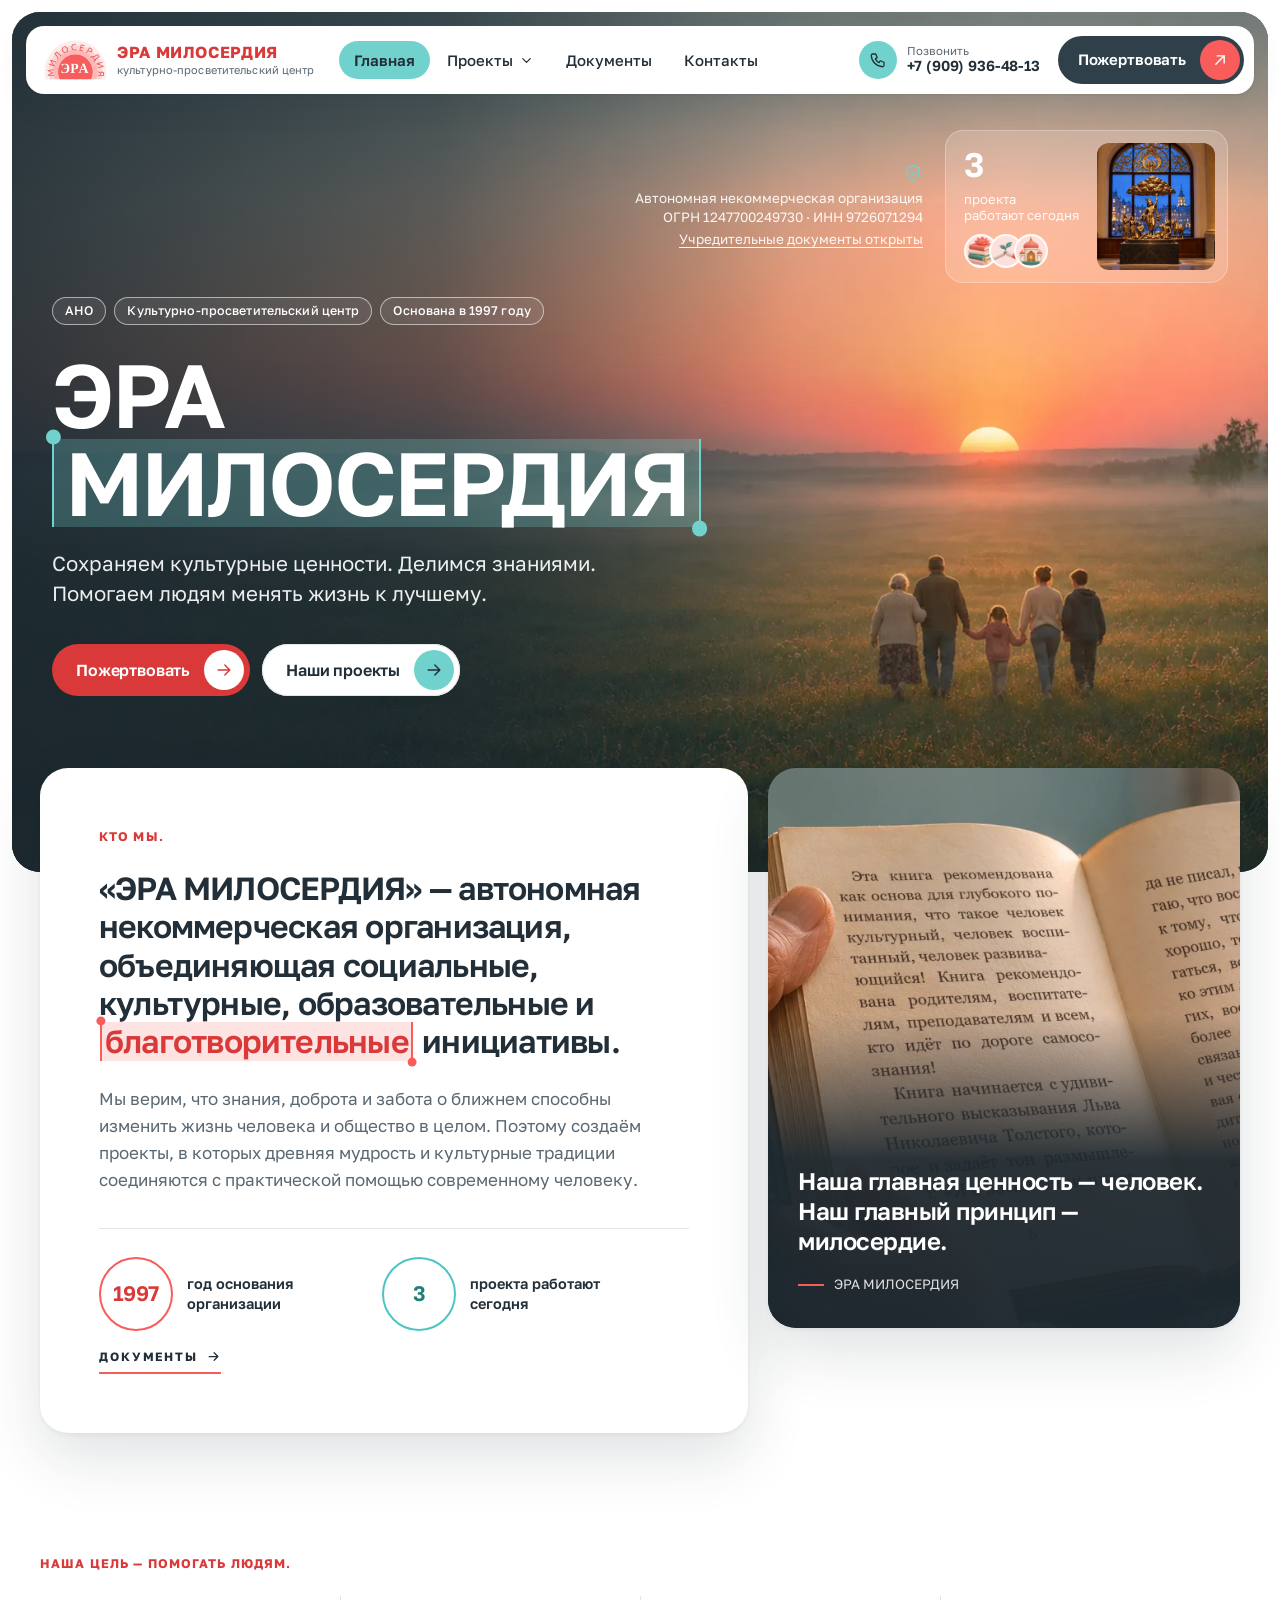
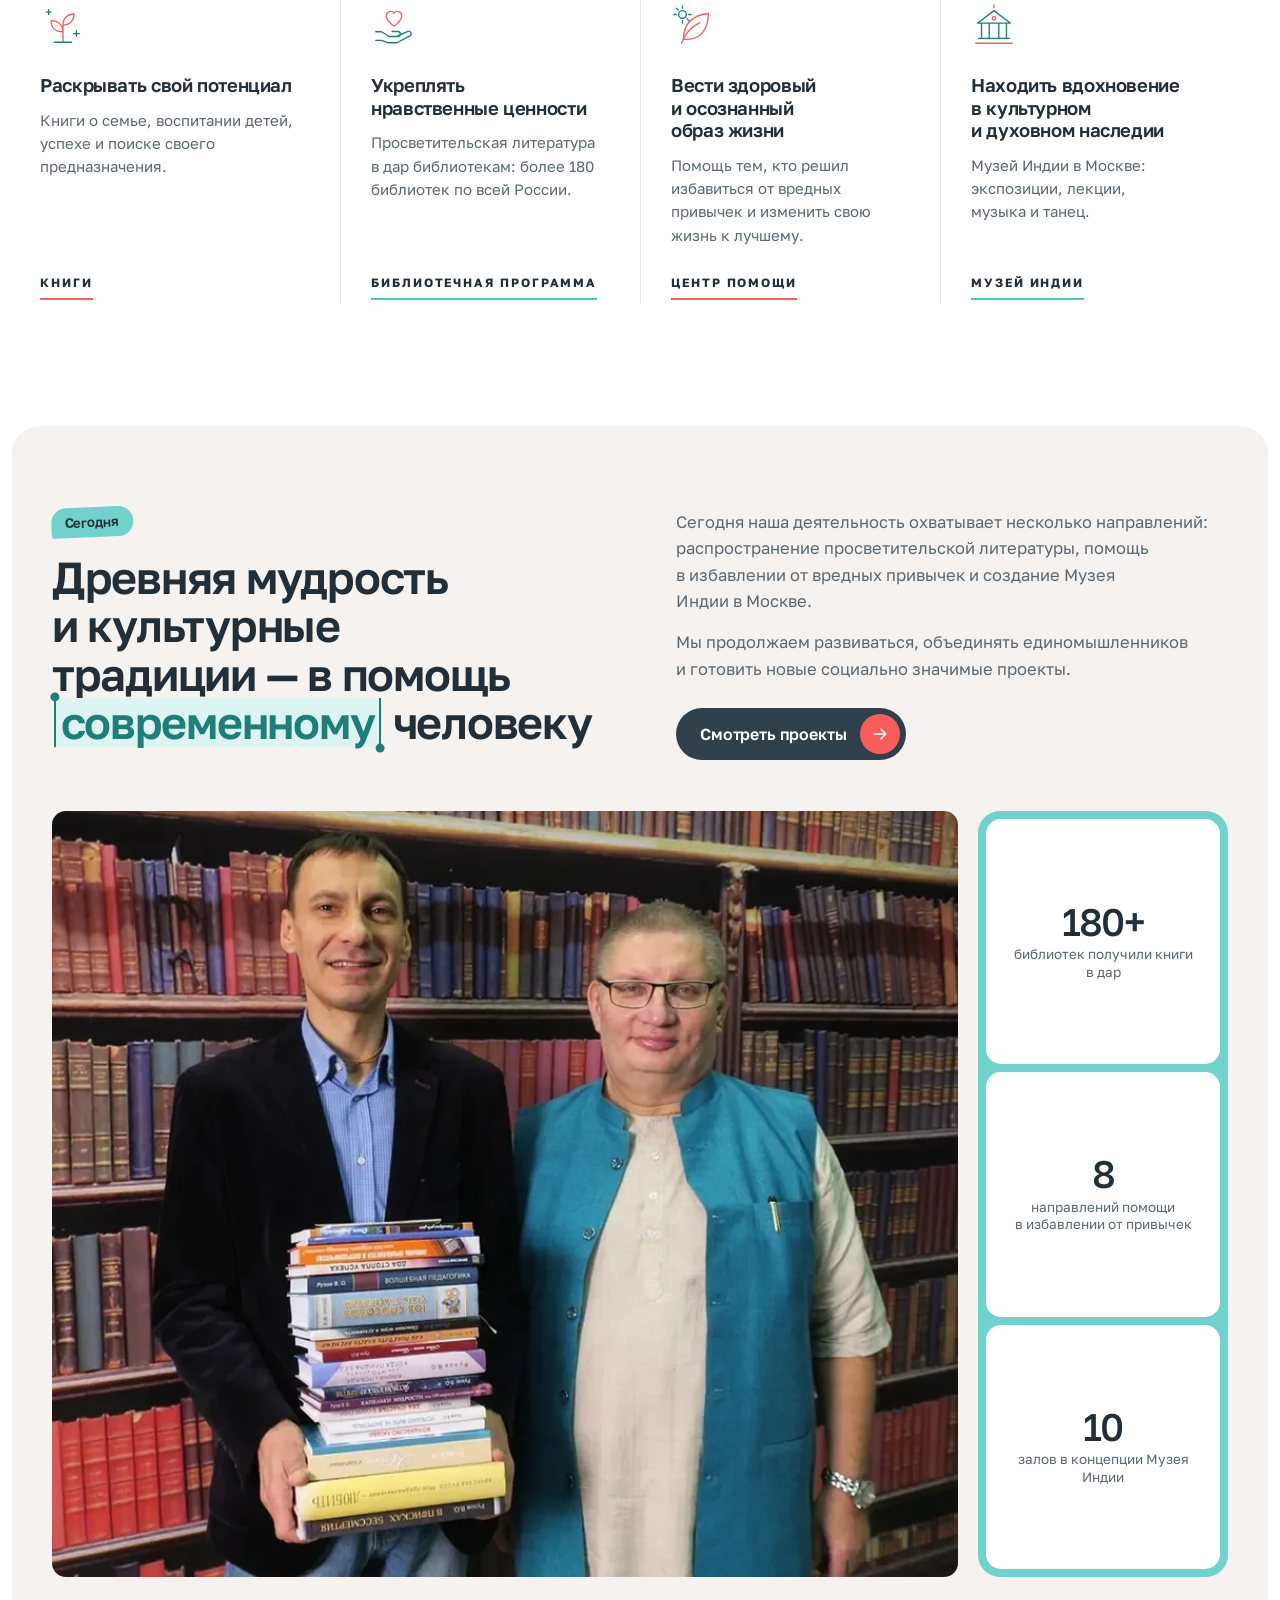
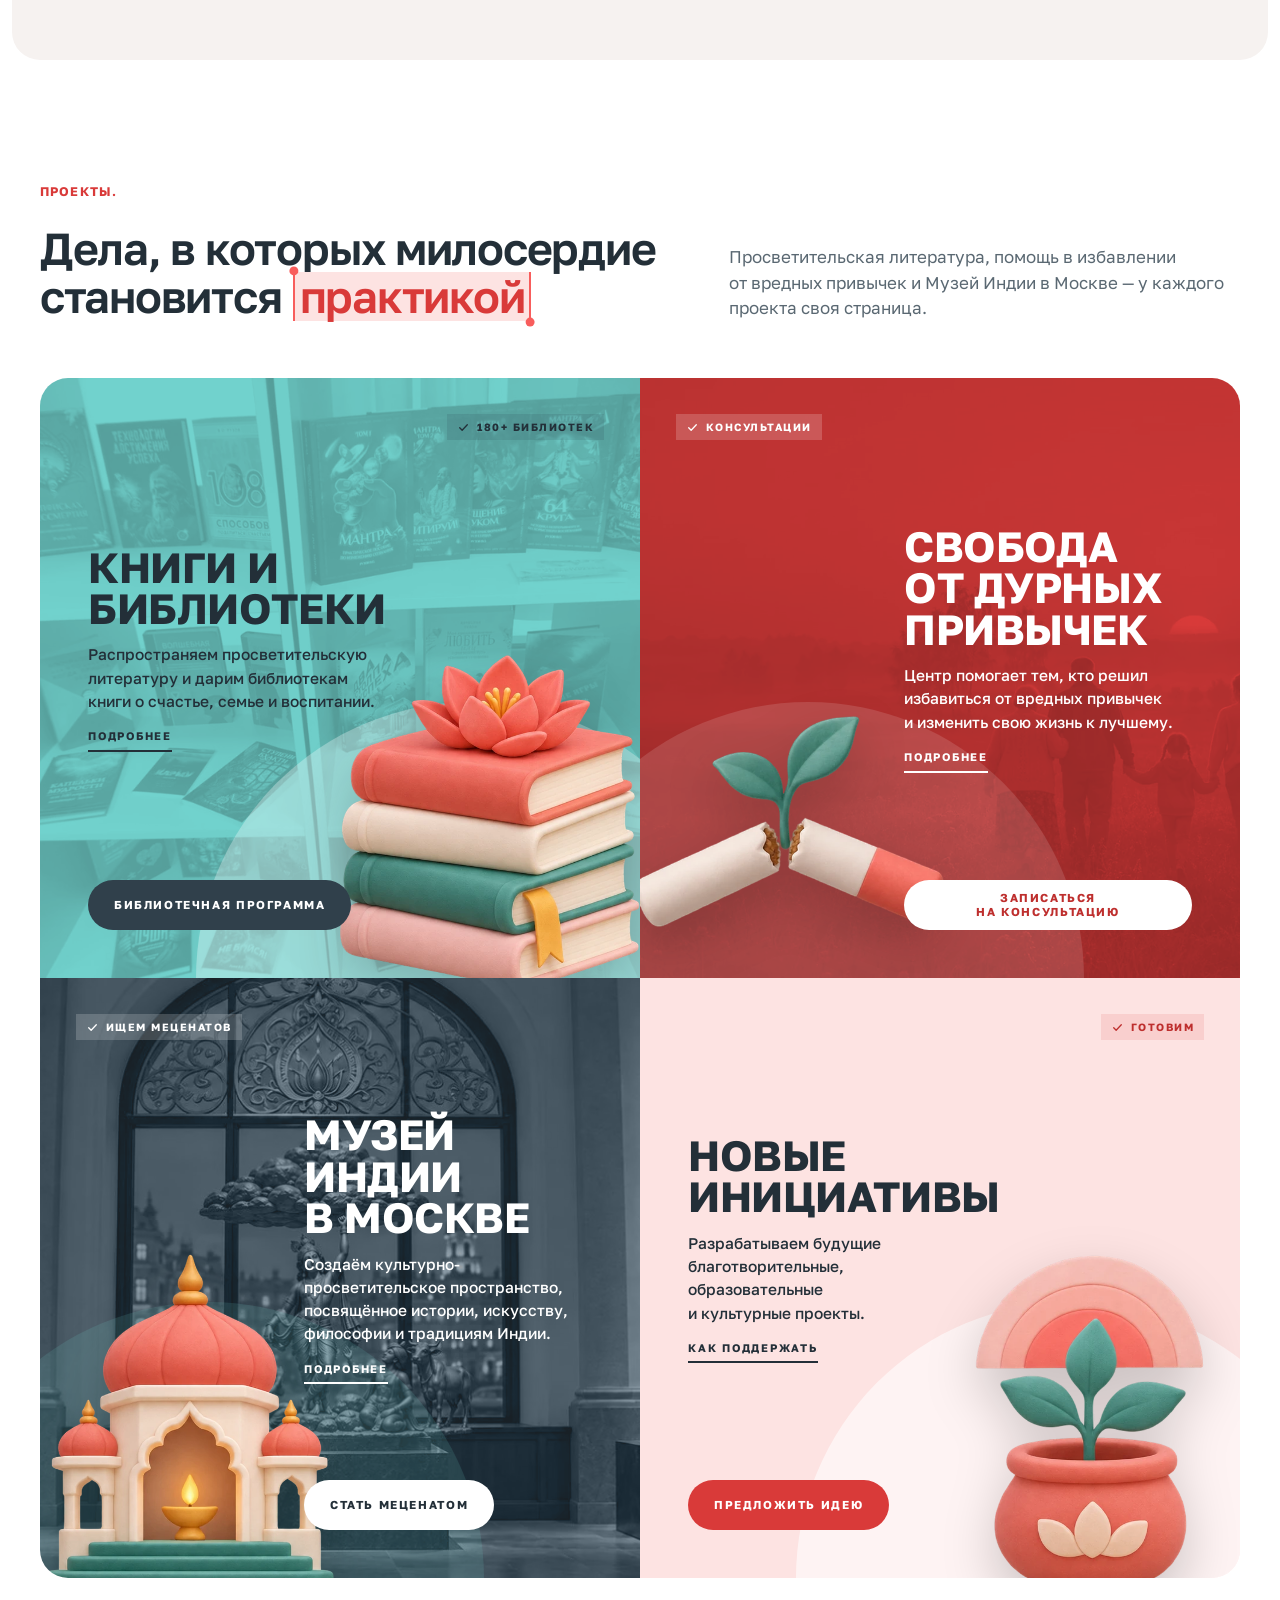
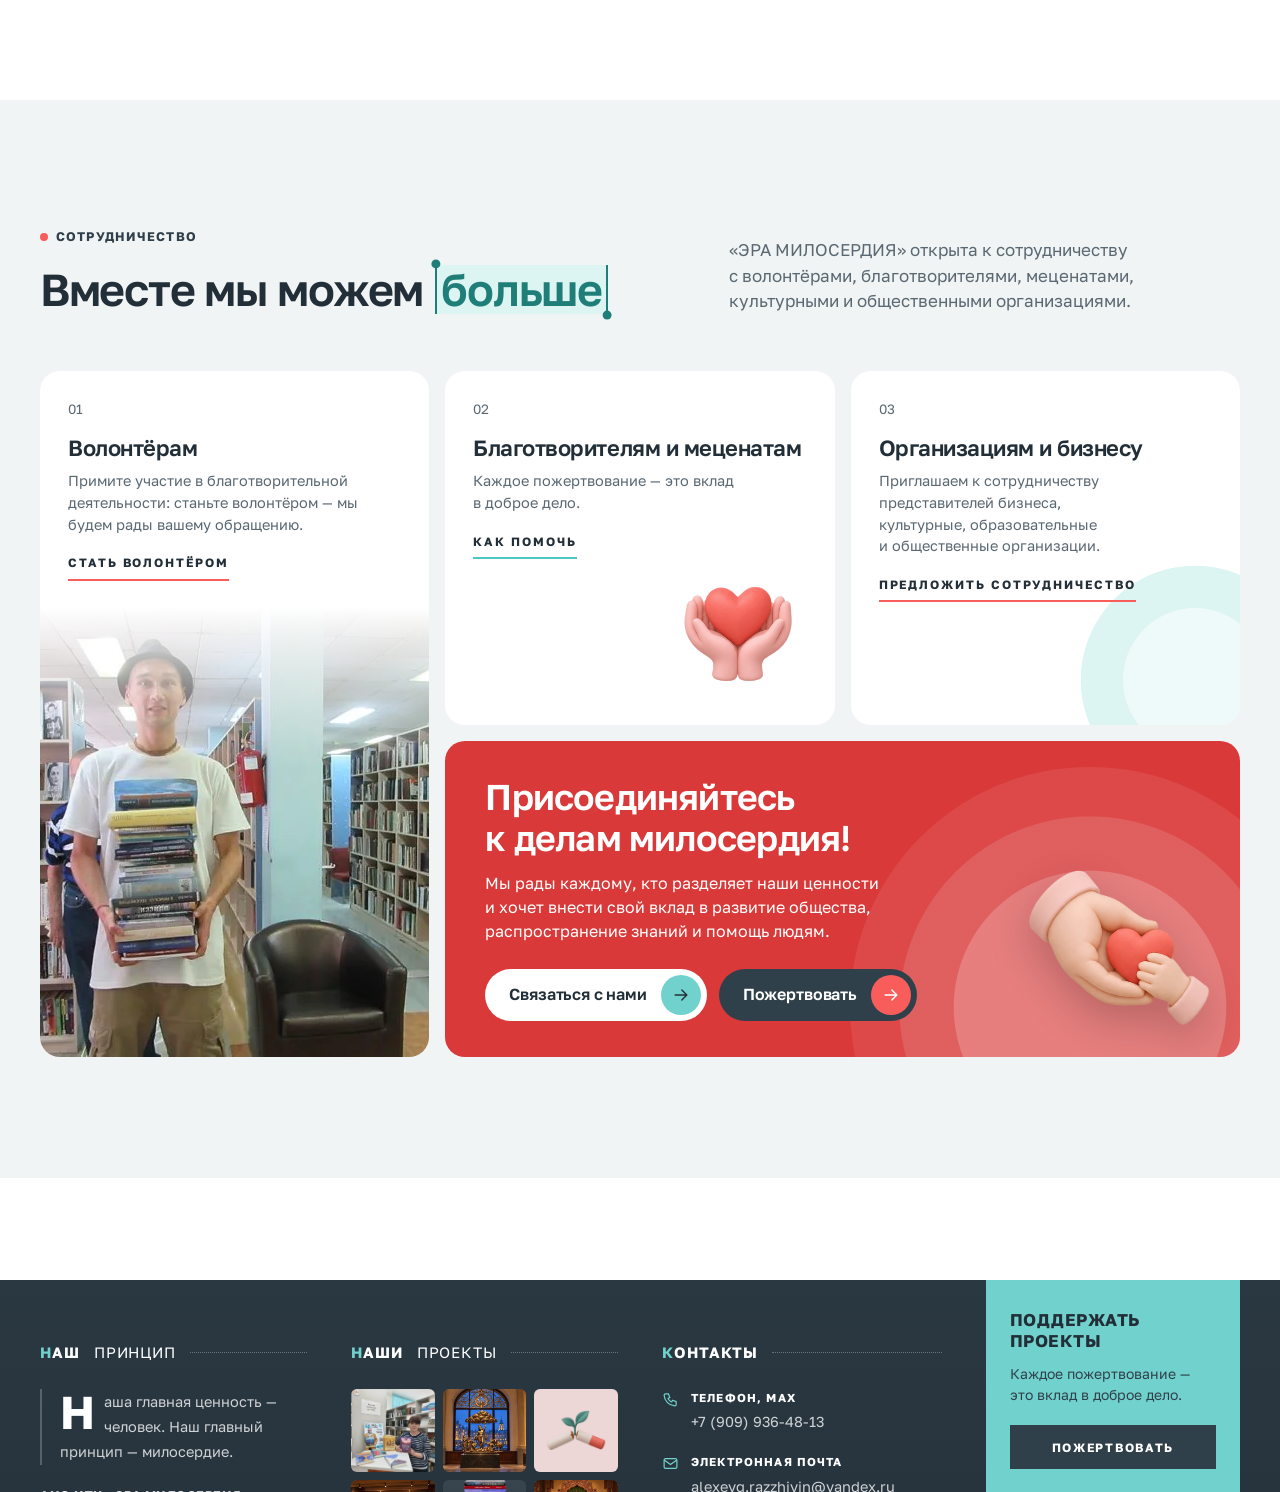
<file: index.html>
<!DOCTYPE html>
<html lang="ru">
<head>
<meta charset="utf-8">
<meta name="viewport" content="width=device-width, initial-scale=1">
<title>ЭРА МИЛОСЕРДИЯ — культурно-просветительский центр</title>
<meta name="description" content="АНО Культурно-просветительский центр «ЭРА МИЛОСЕРДИЯ»: сохраняем культурные ценности, делимся знаниями, помогаем людям менять жизнь к лучшему. Проекты, документы, как поддержать.">
<meta name="theme-color" content="#F85D5C">
<meta property="og:type" content="website">
<meta property="og:site_name" content="ЭРА МИЛОСЕРДИЯ">
<meta property="og:title" content="ЭРА МИЛОСЕРДИЯ — культурно-просветительский центр">
<meta property="og:description" content="АНО Культурно-просветительский центр «ЭРА МИЛОСЕРДИЯ»: сохраняем культурные ценности, делимся знаниями, помогаем людям менять жизнь к лучшему. Проекты, документы, как поддержать.">
<meta property="og:url" content="https://purewhitetony.github.io/era-miloserdia-main-site/">
<meta property="og:image" content="https://purewhitetony.github.io/era-miloserdia-main-site/assets/img/og-image.jpg">
<meta name="twitter:card" content="summary_large_image">
<link rel="canonical" href="https://purewhitetony.github.io/era-miloserdia-main-site/">
<link rel="icon" href="assets/img/favicon.png" type="image/png">
<link rel="apple-touch-icon" href="assets/img/apple-touch-icon.png">
<link rel="preload" href="assets/fonts/golos-text-cyrillic.woff2" as="font" type="font/woff2" crossorigin>
<link rel="stylesheet" href="assets/css/style.css?v=752a2253">
</head>
<body class="page-index">
<a class="skip" href="#main">К содержанию</a>

<!-- значки -->
<svg class="sprite" aria-hidden="true" focusable="false" width="0" height="0">
  <defs>
    <symbol id="i-arrow" viewBox="0 0 24 24"><path d="M5 12h14M13 6l6 6-6 6"/></symbol>
    <symbol id="i-arrow-ur" viewBox="0 0 24 24"><path d="M7 17 17 7M8.500 7H17v8.500"/></symbol>
    <symbol id="i-chevron" viewBox="0 0 24 24"><path d="m6 9 6 6 6-6"/></symbol>
    <symbol id="i-phone" viewBox="0 0 24 24"><path d="M5 4h4l2 5-2.500 1.500a11 11 0 0 0 5 5L15 13l5 2v4a2 2 0 0 1-2 2A16 16 0 0 1 3 6a2 2 0 0 1 2-2z"/></symbol>
    <symbol id="i-mail" viewBox="0 0 24 24"><rect x="3" y="5" width="18" height="14" rx="2"/><path d="m3.500 7.500 8.500 6 8.500-6"/></symbol>
    <symbol id="i-telegram" viewBox="0 0 24 24"><path d="M21 4 3 11l6 2 2 6 3-4 5 4 2-15z"/><path d="m9 13 8-5.500"/></symbol>
    <symbol id="i-chat" viewBox="0 0 24 24"><path d="M4 5h16v11H9.500L4 20V5z"/><path d="M8 9h8M8 12.500h5"/></symbol>
    <symbol id="i-download" viewBox="0 0 24 24"><path d="M12 4v11M7 10.500l5 5 5-5M5 20h14"/></symbol>
    <symbol id="i-eye" viewBox="0 0 24 24"><path d="M2 12s3.600-7 10-7 10 7 10 7-3.600 7-10 7S2 12 2 12z"/><circle cx="12" cy="12" r="3"/></symbol>
    <symbol id="i-file" viewBox="0 0 24 24"><path d="M6 3h8l4 4v14H6z"/><path d="M14 3v4h4M9 12h6M9 16h6"/></symbol>
    <symbol id="i-check" viewBox="0 0 24 24"><path d="m5 12.500 4.500 4.500L19 7"/></symbol>
    <symbol id="i-menu" viewBox="0 0 24 24"><path d="M4 7h16M4 12h16M4 17h16"/></symbol>
    <symbol id="i-close" viewBox="0 0 24 24"><path d="m6 6 12 12M18 6 6 18"/></symbol>
    <symbol id="i-heart" viewBox="0 0 24 24"><path d="M12 20s-7.500-4.600-7.500-10.200A4.200 4.200 0 0 1 12 7.300a4.200 4.200 0 0 1 7.500 2.500C19.500 15.400 12 20 12 20z"/></symbol>
    <symbol id="i-user" viewBox="0 0 24 24"><circle cx="12" cy="8" r="4"/><path d="M4 21a8 8 0 0 1 16 0"/></symbol>
    <symbol id="i-shield" viewBox="0 0 24 24"><path d="M12 3 5 6v6c0 4.500 3 7.500 7 9 4-1.500 7-4.500 7-9V6z"/><path d="m9 12 2.200 2.200L15.500 10"/></symbol>
    <symbol id="i-book" viewBox="0 0 24 24"><path d="M12 6.500C10 5 7 4.500 4 4.500v14c3 0 6 .5 8 2 2-1.500 5-2 8-2v-14c-3 0-6 .5-8 2zM12 6.500v14"/></symbol>
    <symbol id="i-building" viewBox="0 0 24 24"><path d="M3 21h18M5 21V10l7-5 7 5v11M9.500 21v-6h5v6"/></symbol>

    <!-- крупные двухцветные значки: линия 1 — основная, линия 2 — акцент -->
    <symbol id="f-potential" viewBox="0 0 48 48"><g class="l1"><path d="M24 42V22M24 31c-8 0-12.500-4.500-12.500-11.500 7.500 0 12.500 4.500 12.500 11.500zM24 24c0-7 4.500-11.500 11.500-11.500C35.500 19.500 31 24 24 24z"/></g><g class="l2"><path d="M15 42h18M38 30v6M35 33h6M9 8v5M6.500 10.500h5"/></g></symbol>
    <symbol id="f-values" viewBox="0 0 48 48"><g class="l1"><path d="M5 31h6l8 5h9a2.600 2.600 0 0 0 0-5.200h-6"/><path d="m28.500 35 9.500-4.200a2.700 2.700 0 0 1 2.300 4.900L27 42.500h-9.500L11 40H5"/></g><g class="l2"><path d="M24 25s-8-4.900-8-10.700A4.500 4.500 0 0 1 24 11.500a4.500 4.500 0 0 1 8 2.800C32 20.100 24 25 24 25z"/></g></symbol>
    <symbol id="f-health" viewBox="0 0 48 48"><g class="l1"><path d="M13 39c0-15 8.500-25 26-27 0 16.500-8.500 27-22 27h-4z"/><path d="M11 43c4-11 10.500-17.500 19-21.500"/></g><g class="l2"><circle cx="12" cy="13" r="4"/><path d="M12 4v2.500M12 19.500V22M3 13h2.500M18.500 13H21M5.600 6.600l1.800 1.800M16.600 17.600l1.800 1.800"/></g></symbol>
    <symbol id="f-heritage" viewBox="0 0 48 48"><g class="l1"><path d="M7 22h34L24 9 7 22zM11 22v16M19 22v16M29 22v16M37 22v16M8 38h32"/></g><g class="l2"><path d="M5 43h38"/><circle cx="24" cy="17" r="1.800"/><path d="M24 3v3"/></g></symbol>
    <symbol id="f-science" viewBox="0 0 48 48"><g class="l1"><path d="M18 6h12M20.500 6v13L9.500 38.500A3 3 0 0 0 12.100 43h23.800a3 3 0 0 0 2.600-4.500L27.500 19V6"/></g><g class="l2"><path d="M15.500 31h17"/><circle cx="21" cy="36.500" r="1.500"/><circle cx="28" cy="35" r="1"/></g></symbol>
    <symbol id="f-lotus" viewBox="0 0 48 48"><g class="l1"><path d="M24 11c5.500 6.500 5.500 15 0 21.500-5.500-6.500-5.500-15 0-21.500z"/><path d="M24 32.500c-8.500 0-14.500-5-16.500-12.500 6.500 0 12.500 4 16.500 12.500zM24 32.500c8.500 0 14.500-5 16.500-12.500-6.500 0-12.500 4-16.500 12.500z"/></g><g class="l2"><path d="M9 38.500h30M16 43h16"/></g></symbol>
    <symbol id="f-practice" viewBox="0 0 48 48"><g class="l1"><path d="M17 9h-5v33h24V9h-5"/><path d="M17 6h14v7H17z"/></g><g class="l2"><path d="m18 27.500 4.500 4.500L31 22"/></g></symbol>
    <symbol id="f-people" viewBox="0 0 48 48"><g class="l1"><circle cx="18" cy="16" r="6"/><path d="M6 40c0-7 5-12 12-12s12 5 12 12"/></g><g class="l2"><circle cx="34" cy="18" r="4.500"/><path d="M33 28.500c5.500 0 9.500 4 9.500 10"/></g></symbol>
    <symbol id="f-idea" viewBox="0 0 48 48"><g class="l1"><path d="M18.500 31c-3.500-2.200-5.500-6-5.500-10.500a11 11 0 0 1 22 0c0 4.500-2 8.300-5.500 10.500v4h-11v-4z"/></g><g class="l2"><path d="M19.500 39.500h9M21.500 43.500h5M24 3v3M8 8l2 2M40 8l-2 2"/></g></symbol>
    <symbol id="f-org" viewBox="0 0 48 48"><g class="l1"><path d="M10 42V15l14-7 14 7v27M5 42h38"/></g><g class="l2"><path d="M18 21h4M26 21h4M18 28h4M26 28h4M21 42v-7h6v7"/></g></symbol>
    <symbol id="f-key" viewBox="0 0 48 48"><g class="l1"><circle cx="15" cy="24" r="8"/><path d="M23 24h20M36 24v6M42 24v4"/></g><g class="l2"><circle cx="15" cy="24" r="2.500"/></g></symbol>
    <symbol id="f-roller" viewBox="0 0 48 48"><g class="l1"><path d="M8 9h26v9H8zM34 13.500h6V25H24v5"/></g><g class="l2"><path d="M20.500 30h7v13h-7z"/></g></symbol>
    <symbol id="f-lamp" viewBox="0 0 48 48"><g class="l1"><path d="M16 7h16l6 17H10L16 7zM24 24v15"/></g><g class="l2"><path d="M15 42h18M30 28v5"/></g></symbol>
    <symbol id="f-form" viewBox="0 0 48 48"><g class="l1"><path d="M11 6h18l8 8v28H11z"/><path d="M29 6v8h8"/></g><g class="l2"><path d="M17 23h14M17 29h14M17 35h8"/></g></symbol>
    <symbol id="f-call" viewBox="0 0 48 48"><g class="l1"><path d="M9 9h8l4 9-5 3a21 21 0 0 0 10 10l3-5 9 4v7a4 4 0 0 1-4 4C17 41 7 31 5 13a4 4 0 0 1 4-4z"/></g><g class="l2"><path d="M29 7a12 12 0 0 1 12 12M29 13a6 6 0 0 1 6 6"/></g></symbol>
    <symbol id="f-gift" viewBox="0 0 48 48"><g class="l1"><path d="M8 20h32v7H8zM11 27v15h26V27M24 20v22"/></g><g class="l2"><path d="M24 20c-3-8-11-9-11-4.500S19 20 24 20zM24 20c3-8 11-9 11-4.500S29 20 24 20z"/></g></symbol>
  </defs>
</svg>

<header class="nav" id="top">
  <div class="nav__bar">
    <a class="brand" href="index.html" aria-label="ЭРА МИЛОСЕРДИЯ — на главную">
      <img class="brand__mark" src="assets/img/logo-mark.webp" width="440" height="284" alt="">
      <span class="brand__text"><b>ЭРА МИЛОСЕРДИЯ</b><small>культурно-просветительский центр</small></span>
    </a>

    <nav class="menu" id="menu" aria-label="Основное меню">
      <a class="menu__link is-active" href="index.html" aria-current="page">Главная</a>
      <div class="menu__group">
        <button class="menu__link menu__toggle" type="button" aria-expanded="false" aria-controls="menu-proekty">Проекты <svg class="ic ic--sm"><use href="#i-chevron"/></svg></button>
        <div class="menu__drop" id="menu-proekty">
          <a href="knigi.html"><b>Книги и библиотеки</b><small>Просветительская литература</small></a>
          <a href="durnye-privychki.html"><b>Свобода от дурных привычек</b><small>Центр помощи</small></a>
          <a href="muzey-indii.html"><b>Музей Индии</b><small>Культурный центр в Москве</small></a>
        </div>
      </div>
      <a class="menu__link" href="dokumenty.html">Документы</a>
      <a class="menu__link" href="kontakty.html">Контакты</a>
      <a class="btn btn--primary menu__donate" href="pozhertvovat.html">Пожертвовать <span class="btn__chip"><svg class="ic"><use href="#i-arrow"/></svg></span></a>
    </nav>

    <a class="nav__call" href="tel:+79099364813">
      <span class="nav__call-ic"><svg class="ic"><use href="#i-phone"/></svg></span>
      <span class="nav__call-text"><small>Позвонить</small><b>+7 (909) 936-48-13</b></span>
    </a>
    <a class="btn btn--dark nav__donate" href="pozhertvovat.html">Пожертвовать <span class="btn__chip"><svg class="ic"><use href="#i-arrow-ur"/></svg></span></a>
    <button class="nav__burger" type="button" aria-label="Открыть меню" aria-expanded="false" aria-controls="menu">
      <svg class="ic ic--open"><use href="#i-menu"/></svg><svg class="ic ic--close"><use href="#i-close"/></svg>
    </button>
  </div>
</header>

<main id="main">
<section class="hero">
  <img class="hero__img" src="assets/img/hero.webp" srcset="assets/img/hero-1100.webp 1100w, assets/img/hero.webp 1920w" sizes="(orientation: portrait) 190vh, 100vw" alt="" width="1920" height="1080" fetchpriority="high">
  <div class="container hero__in">
    <div class="hero__main">
      <div class="hero__tags">
        <span class="tag">АНО</span>
        <span class="tag">Культурно-просветительский центр</span>
        <span class="tag">Основана в&nbsp;1997&nbsp;году</span>
      </div>
      <h1 class="hero__title">ЭРА<br><span class="hl hl--onphoto">МИЛОСЕРДИЯ</span></h1>
      <p class="hero__lead">Сохраняем культурные ценности. Делимся знаниями. Помогаем людям менять жизнь к&nbsp;лучшему.</p>
      <div class="actions">
        <a class="btn btn--primary" href="pozhertvovat.html">Пожертвовать <span class="btn__chip"><svg class="ic"><use href="#i-arrow"/></svg></span></a>
        <a class="btn btn--light" href="#proekty">Наши проекты <span class="btn__chip"><svg class="ic"><use href="#i-arrow"/></svg></span></a>
      </div>
    </div>
    <div class="hero__side">
      <p class="hero__trust">
        <svg class="ic"><use href="#i-shield"/></svg>
        Автономная некоммерческая организация<br>
        ОГРН 1247700249730 · ИНН 9726071294<br>
        <a href="dokumenty.html">Учредительные документы открыты</a>
      </p>
      <a class="glass" href="#proekty" aria-label="Три проекта центра — перейти к проектам">
        <span class="glass__num">
          <b>3</b>
          <span>проекта<br>работают сегодня</span>
          <span class="glass__dots">
            <img src="assets/img/ill/books.webp" alt="" width="598" height="598">
            <img src="assets/img/ill/kurenie.webp" alt="" width="560" height="560">
            <img src="assets/img/ill/museum.webp" alt="" width="637" height="637">
          </span>
        </span>
        <img class="glass__pic" src="assets/img/muzey/glavny.webp" alt="" width="900" height="595">
      </a>
    </div>
  </div>
</section>

<section class="about" id="o-nas">
  <div class="container about__grid">
    <div class="about__card reveal">
      <span class="eyebrow">Кто мы.</span>
      <h2 class="about__title">«ЭРА МИЛОСЕРДИЯ»&nbsp;— автономная некоммерческая организация, объединяющая социальные, культурные, образовательные и&nbsp;<span class="hl hl--coral">благотворительные</span> инициативы.</h2>
      <div class="prose">
        <p>Мы верим, что знания, доброта и&nbsp;забота о&nbsp;ближнем способны изменить жизнь человека и&nbsp;общество в&nbsp;целом. Поэтому создаём проекты, в&nbsp;которых древняя мудрость и&nbsp;культурные традиции соединяются с&nbsp;практической помощью современному человеку.</p>
      </div>
      <div class="about__foot">
        <div class="ring"><span class="ring__num">1997</span><span class="ring__text">год основания организации</span></div>
        <div class="ring ring--teal"><span class="ring__num">3</span><span class="ring__text">проекта работают сегодня</span></div>
        <a class="ulink" href="dokumenty.html">Документы <svg class="ic ic--sm"><use href="#i-arrow"/></svg></a>
      </div>
    </div>
    <figure class="qcard reveal" style="--d:.12s">
      <img src="assets/img/book.webp" alt="Руки пожилого человека и ребёнка держат раскрытую книгу о воспитании" width="960" height="680" loading="lazy">
      <figcaption class="qcard__in">
        <p class="qcard__quote">Наша главная ценность&nbsp;— человек. Наш главный принцип&nbsp;— милосердие.</p>
        <p class="qcard__sign">ЭРА МИЛОСЕРДИЯ</p>
      </figcaption>
    </figure>
  </div>
</section>

<section class="section goals" id="celi">
  <div class="container">
    <span class="eyebrow">Наша цель&nbsp;— помогать людям.</span>
    <div class="goals__grid">
      <article class="goal reveal">
        <svg class="fic"><use href="#f-potential"/></svg>
        <h3>Раскрывать свой потенциал</h3>
        <p>Книги о&nbsp;семье, воспитании детей, успехе и&nbsp;поиске своего предназначения.</p>
        <a class="ulink" href="knigi.html">Книги</a>
      </article>
      <article class="goal reveal" style="--d:.08s">
        <svg class="fic fic--teal"><use href="#f-values"/></svg>
        <h3>Укреплять нравственные ценности</h3>
        <p>Просветительская литература в&nbsp;дар библиотекам: более 180 библиотек по&nbsp;всей России.</p>
        <a class="ulink ulink--teal" href="knigi.html#biblioteki">Библиотечная программа</a>
      </article>
      <article class="goal reveal" style="--d:.16s">
        <svg class="fic"><use href="#f-health"/></svg>
        <h3>Вести здоровый и&nbsp;осознанный образ жизни</h3>
        <p>Помощь тем, кто решил избавиться от&nbsp;вредных привычек и&nbsp;изменить свою жизнь к&nbsp;лучшему.</p>
        <a class="ulink" href="durnye-privychki.html">Центр помощи</a>
      </article>
      <article class="goal reveal" style="--d:.24s">
        <svg class="fic fic--teal"><use href="#f-heritage"/></svg>
        <h3>Находить вдохновение в&nbsp;культурном и&nbsp;духовном наследии</h3>
        <p>Музей Индии в&nbsp;Москве: экспозиции, лекции, музыка и&nbsp;танец.</p>
        <a class="ulink ulink--teal" href="muzey-indii.html">Музей Индии</a>
      </article>
    </div>
  </div>
</section>

<section class="story story--light" id="segodnya">
  <div class="container">
    <div class="story__head">
      <div class="reveal">
        <span class="petal">Сегодня</span>
        <h2 class="h2">Древняя мудрость и&nbsp;культурные традиции&nbsp;— в&nbsp;помощь <span class="hl">современному</span> человеку</h2>
      </div>
      <div class="story__text reveal" style="--d:.1s">
        <p>Сегодня наша деятельность охватывает несколько направлений: распространение просветительской литературы, помощь в&nbsp;избавлении от&nbsp;вредных привычек и&nbsp;создание Музея Индии в&nbsp;Москве.</p>
        <p>Мы продолжаем развиваться, объединять единомышленников и&nbsp;готовить новые социально значимые проекты.</p>
        <a class="btn btn--dark" href="#proekty">Смотреть проекты <span class="btn__chip"><svg class="ic"><use href="#i-arrow"/></svg></span></a>
      </div>
    </div>
    <div class="story__body reveal">
      <figure class="story__photo">
        <picture>
          <source media="(max-width:620px)" srcset="assets/img/knigi/rgb-left.webp" width="860" height="727">
          <img src="assets/img/knigi/rgb.webp" alt="Вячеслав Олегович Рузов передаёт комплект книг в дар Российской государственной библиотеке" width="1400" height="727" loading="lazy">
        </picture>
      </figure>
      <div class="callouts">
        <div class="callout"><b>180+</b><span>библиотек получили книги в&nbsp;дар</span></div>
        <div class="callout"><b>8</b><span>направлений помощи в&nbsp;избавлении от&nbsp;привычек</span></div>
        <div class="callout"><b>10</b><span>залов в&nbsp;концепции Музея Индии</span></div>
      </div>
    </div>
  </div>
</section>

<section class="section" id="proekty">
  <div class="container">
    <div class="section__head">
      <div class="reveal">
        <span class="eyebrow">Проекты.</span>
        <h2 class="h2">Дела, в&nbsp;которых милосердие становится <span class="hl hl--coral">практикой</span></h2>
      </div>
      <p class="lead reveal" style="--d:.1s">Просветительская литература, помощь в&nbsp;избавлении от&nbsp;вредных привычек и&nbsp;Музей Индии в&nbsp;Москве&nbsp;— у&nbsp;каждого проекта своя страница.</p>
    </div>

    <div class="banners reveal">
      <article class="banner banner--teal">
        <img class="banner__bg" src="assets/img/knigi/vitrina-knig-ruzovyh.webp" alt="" loading="lazy" width="1000" height="751">
        <a class="banner__link" href="knigi.html" aria-label="Книги и библиотеки — страница проекта" tabindex="-1"></a>
        <span class="banner__tag"><svg class="ic"><use href="#i-check"/></svg>180+ библиотек</span>
        <img class="banner__art" src="assets/img/ill/books.webp" alt="" loading="lazy" width="598" height="598">
        <div class="banner__body">
          <h3 class="banner__title">Книги и библиотеки</h3>
          <p class="banner__text">Распространяем просветительскую литературу и&nbsp;дарим библиотекам книги о&nbsp;счастье, семье и&nbsp;воспитании.</p>
          <a class="banner__more" href="knigi.html">Подробнее</a>
          <a class="banner__btn" href="knigi.html#biblioteki">Библиотечная программа</a>
        </div>
      </article>

      <article class="banner banner--coral banner--flip">
        <img class="banner__bg" src="assets/img/dawn-960.webp" alt="" loading="lazy" width="960" height="640">
        <a class="banner__link" href="durnye-privychki.html" aria-label="Свобода от дурных привычек — страница проекта" tabindex="-1"></a>
        <span class="banner__tag"><svg class="ic"><use href="#i-check"/></svg>Консультации</span>
        <img class="banner__art" src="assets/img/ill/kurenie.webp" alt="" loading="lazy" width="560" height="560">
        <div class="banner__body">
          <h3 class="banner__title">Свобода от&nbsp;дурных привычек</h3>
          <p class="banner__text">Центр помогает тем, кто решил избавиться от&nbsp;вредных привычек и&nbsp;изменить свою жизнь к&nbsp;лучшему.</p>
          <a class="banner__more" href="durnye-privychki.html">Подробнее</a>
          <a class="banner__btn" href="https://purewhitetony.github.io/era-miloserdia-durnie-privichki/anketa.html" target="_blank" rel="noopener">Записаться на&nbsp;консультацию</a>
        </div>
      </article>

      <article class="banner banner--ink banner--flip">
        <img class="banner__bg" src="assets/img/muzey/glavny.webp" alt="" loading="lazy" width="900" height="595">
        <a class="banner__link" href="muzey-indii.html" aria-label="Музей Индии в Москве — страница проекта" tabindex="-1"></a>
        <span class="banner__tag"><svg class="ic"><use href="#i-check"/></svg>Ищем меценатов</span>
        <img class="banner__art" src="assets/img/ill/museum.webp" alt="" loading="lazy" width="637" height="637">
        <div class="banner__body">
          <h3 class="banner__title">Музей Индии в&nbsp;Москве</h3>
          <p class="banner__text">Создаём культурно-просветительское пространство, посвящённое истории, искусству, философии и&nbsp;традициям Индии.</p>
          <a class="banner__more" href="muzey-indii.html">Подробнее</a>
          <a class="banner__btn" href="muzey-indii.html#podderzhat">Стать меценатом</a>
        </div>
      </article>

      <article class="banner banner--light">
        <a class="banner__link" href="pozhertvovat.html" aria-label="Новые инициативы — как поддержать" tabindex="-1"></a>
        <span class="banner__tag"><svg class="ic"><use href="#i-check"/></svg>Готовим</span>
        <img class="banner__art" src="assets/img/ill/sprout.webp" alt="" loading="lazy" width="578" height="578">
        <div class="banner__body">
          <h3 class="banner__title">Новые инициативы</h3>
          <p class="banner__text">Разрабатываем будущие благотворительные, образовательные и&nbsp;культурные проекты.</p>
          <a class="banner__more" href="pozhertvovat.html">Как поддержать</a>
          <a class="banner__btn" href="kontakty.html">Предложить идею</a>
        </div>
      </article>
    </div>
  </div>
</section>

<section class="section section--cool" id="vmeste">
  <div class="container">
    <div class="section__head">
      <div class="reveal">
        <span class="dot-label">Сотрудничество</span>
        <h2 class="h2">Вместе мы&nbsp;можем <span class="hl">больше</span></h2>
      </div>
      <p class="lead reveal" style="--d:.1s">«ЭРА МИЛОСЕРДИЯ» открыта к&nbsp;сотрудничеству с&nbsp;волонтёрами, благотворителями, меценатами, культурными и&nbsp;общественными организациями.</p>
    </div>

    <div class="bento">
      <article class="cell cell--tall reveal">
        <span class="cell__step">01</span>
        <h3>Волонтёрам</h3>
        <p>Примите участие в&nbsp;благотворительной деятельности: станьте волонтёром&nbsp;— мы будем рады вашему обращению.</p>
        <a class="ulink" href="kontakty.html">Стать волонтёром</a>
        <div class="cell__photo"><img src="assets/img/knigi/volonter-s-komplektom-knig.webp" alt="Волонтёр принёс комплект книг в библиотеку" loading="lazy" width="800" height="450"></div>
      </article>

      <article class="cell reveal" style="--d:.08s">
        <span class="cell__step">02</span>
        <h3>Благотворителям и&nbsp;меценатам</h3>
        <p>Каждое пожертвование&nbsp;— это вклад в&nbsp;доброе дело.</p>
        <a class="ulink ulink--teal" href="pozhertvovat.html">Как помочь</a>
        <img class="cell__art" src="assets/img/ill/sozavisimost.webp" alt="" loading="lazy" width="560" height="560">
      </article>

      <article class="cell reveal" style="--d:.16s">
        <span class="cell__step">03</span>
        <h3>Организациям и&nbsp;бизнесу</h3>
        <p>Приглашаем к&nbsp;сотрудничеству представителей бизнеса, культурные, образовательные и&nbsp;общественные организации.</p>
        <a class="ulink" href="kontakty.html">Предложить сотрудничество</a>
        <span class="cell__ring" aria-hidden="true"></span>
      </article>

      <article class="cell cell--wide cell--cta reveal" style="--d:.1s">
        <h3>Присоединяйтесь к&nbsp;делам милосердия!</h3>
        <p>Мы рады каждому, кто разделяет наши ценности и&nbsp;хочет внести свой вклад в&nbsp;развитие общества, распространение знаний и&nbsp;помощь людям.</p>
        <div class="actions">
          <a class="btn btn--light" href="kontakty.html">Связаться с&nbsp;нами <span class="btn__chip"><svg class="ic"><use href="#i-arrow"/></svg></span></a>
          <a class="btn btn--dark" href="pozhertvovat.html">Пожертвовать <span class="btn__chip"><svg class="ic"><use href="#i-arrow"/></svg></span></a>
        </div>
        <img class="cell__art" src="assets/img/ill/together.webp" alt="" loading="lazy" width="467" height="467">
      </article>
    </div>
  </div>
</section>

</main>

<footer class="footer">
  <div class="container footer__grid">
    <section class="footer__col" aria-labelledby="f-principle">
      <h2 class="footer__h" id="f-principle"><b>Наш</b> принцип</h2>
      <blockquote class="footer__quote">
        <p>Наша главная ценность&nbsp;— человек. Наш главный принцип&nbsp;— милосердие.</p>
      </blockquote>
      <p class="footer__sign"><b>АНО КПЦ «ЭРА МИЛОСЕРДИЯ»</b><br>Основана в&nbsp;1997&nbsp;году</p>
    </section>

    <section class="footer__col" aria-labelledby="f-photo">
      <h2 class="footer__h" id="f-photo"><b>Наши</b> проекты</h2>
      <div class="footer__feed">
        <a href="knigi.html" title="Книги и библиотеки"><img src="assets/img/knigi/bibliotekar-s-knigami-ruzova.webp" alt="Библиотекарь с книгами, подаренными библиотеке" loading="lazy" width="1000" height="750"></a>
        <a href="muzey-indii.html" title="Музей Индии"><img src="assets/img/muzey/glavny.webp" alt="Главный зал Музея Индии" loading="lazy" width="900" height="595"></a>
        <a href="durnye-privychki.html" title="Свобода от дурных привычек"><img class="is-ill" src="assets/img/ill/kurenie.webp" alt="Сломанная сигарета, из которой растёт росток" loading="lazy" width="560" height="560"></a>
        <a href="muzey-indii.html" title="Музей Индии"><img src="assets/img/muzey/zal.webp" alt="Сцена и лекторий Музея Индии" loading="lazy" width="900" height="595"></a>
        <a href="knigi.html" title="Книги и библиотеки"><img src="assets/img/knigi/komplekt.webp" alt="Комплект книг для библиотеки" loading="lazy" width="1000" height="847"></a>
        <a href="muzey-indii.html" title="Музей Индии"><img src="assets/img/muzey/altar.webp" alt="Алтарная комната Музея Индии" loading="lazy" width="900" height="595"></a>
        <a href="durnye-privychki.html" title="Свобода от дурных привычек"><img class="is-ill" src="assets/img/ill/sozavisimost.webp" alt="Ладони, которые держат сердце" loading="lazy" width="560" height="560"></a>
        <a href="knigi.html" title="Книги и библиотеки"><img src="assets/img/knigi/vitrina-knig-ruzovyh.webp" alt="Витрина с книгами в библиотеке" loading="lazy" width="1000" height="751"></a>
        <a href="muzey-indii.html" title="Музей Индии"><img src="assets/img/muzey/muzyka.webp" alt="Зал музыки и танца Музея Индии" loading="lazy" width="756" height="500"></a>
      </div>
    </section>

    <section class="footer__col" aria-labelledby="f-contacts">
      <h2 class="footer__h" id="f-contacts"><b>Контакты</b></h2>
      <ul class="footer__contacts">
        <li><svg class="ic"><use href="#i-phone"/></svg><span><small>Телефон, MAX</small><a href="tel:+79099364813">+7 (909) 936-48-13</a></span></li>
        <li><svg class="ic"><use href="#i-mail"/></svg><span><small>Электронная почта</small><a href="mailto:alexeyg.razzhivin@yandex.ru">alexeyg.razzhivin@yandex.ru</a></span></li>
        <li><svg class="ic"><use href="#i-telegram"/></svg><span><small>Telegram</small><a href="https://t.me/rozhick" target="_blank" rel="noopener">@rozhick</a></span></li>
        <li><svg class="ic"><use href="#i-file"/></svg><span><small>Реквизиты</small>ИНН 9726071294 · ОГРН 1247700249730</span></li>
      </ul>
    </section>

    <section class="footer__col footer__col--cta" aria-labelledby="f-support">
      <div class="footer__card">
        <h2 class="footer__card-h" id="f-support">Поддержать проекты</h2>
        <p>Каждое пожертвование&nbsp;— это вклад в&nbsp;доброе дело.</p>
        <a class="footer__card-btn" href="pozhertvovat.html">Пожертвовать</a>
      </div>
      <div class="footer__social">
        <a href="https://t.me/rozhick" target="_blank" rel="noopener" aria-label="Написать в Telegram"><svg class="ic"><use href="#i-telegram"/></svg></a>
        <a href="tel:+79099364813" aria-label="Позвонить"><svg class="ic"><use href="#i-phone"/></svg></a>
        <a href="mailto:alexeyg.razzhivin@yandex.ru" aria-label="Написать на почту"><svg class="ic"><use href="#i-mail"/></svg></a>
        <a href="dokumenty.html" aria-label="Учредительные документы"><svg class="ic"><use href="#i-file"/></svg></a>
      </div>
      <div class="footer__card footer__card--thin">
        <a class="footer__card-btn footer__card-btn--light" href="kontakty.html">Связаться с нами</a>
      </div>
    </section>
  </div>

  <div class="footer__bottom">
    <div class="container footer__bottom-in">
      <p>© 2024–2026 АНО Культурно-просветительский центр «ЭРА МИЛОСЕРДИЯ». Все права защищены.</p>
      <nav class="footer__menu" aria-label="Меню в подвале">
        <a href="index.html">Главная</a>
        <a href="index.html#proekty">Проекты</a>
        <a href="pozhertvovat.html">Пожертвовать</a>
        <a href="dokumenty.html">Документы</a>
        <a href="kontakty.html">Контакты</a>
      </nav>
    </div>
  </div>
</footer>

<script src="assets/js/main.js?v=752a2253" defer></script>
</body>
</html>
</file>
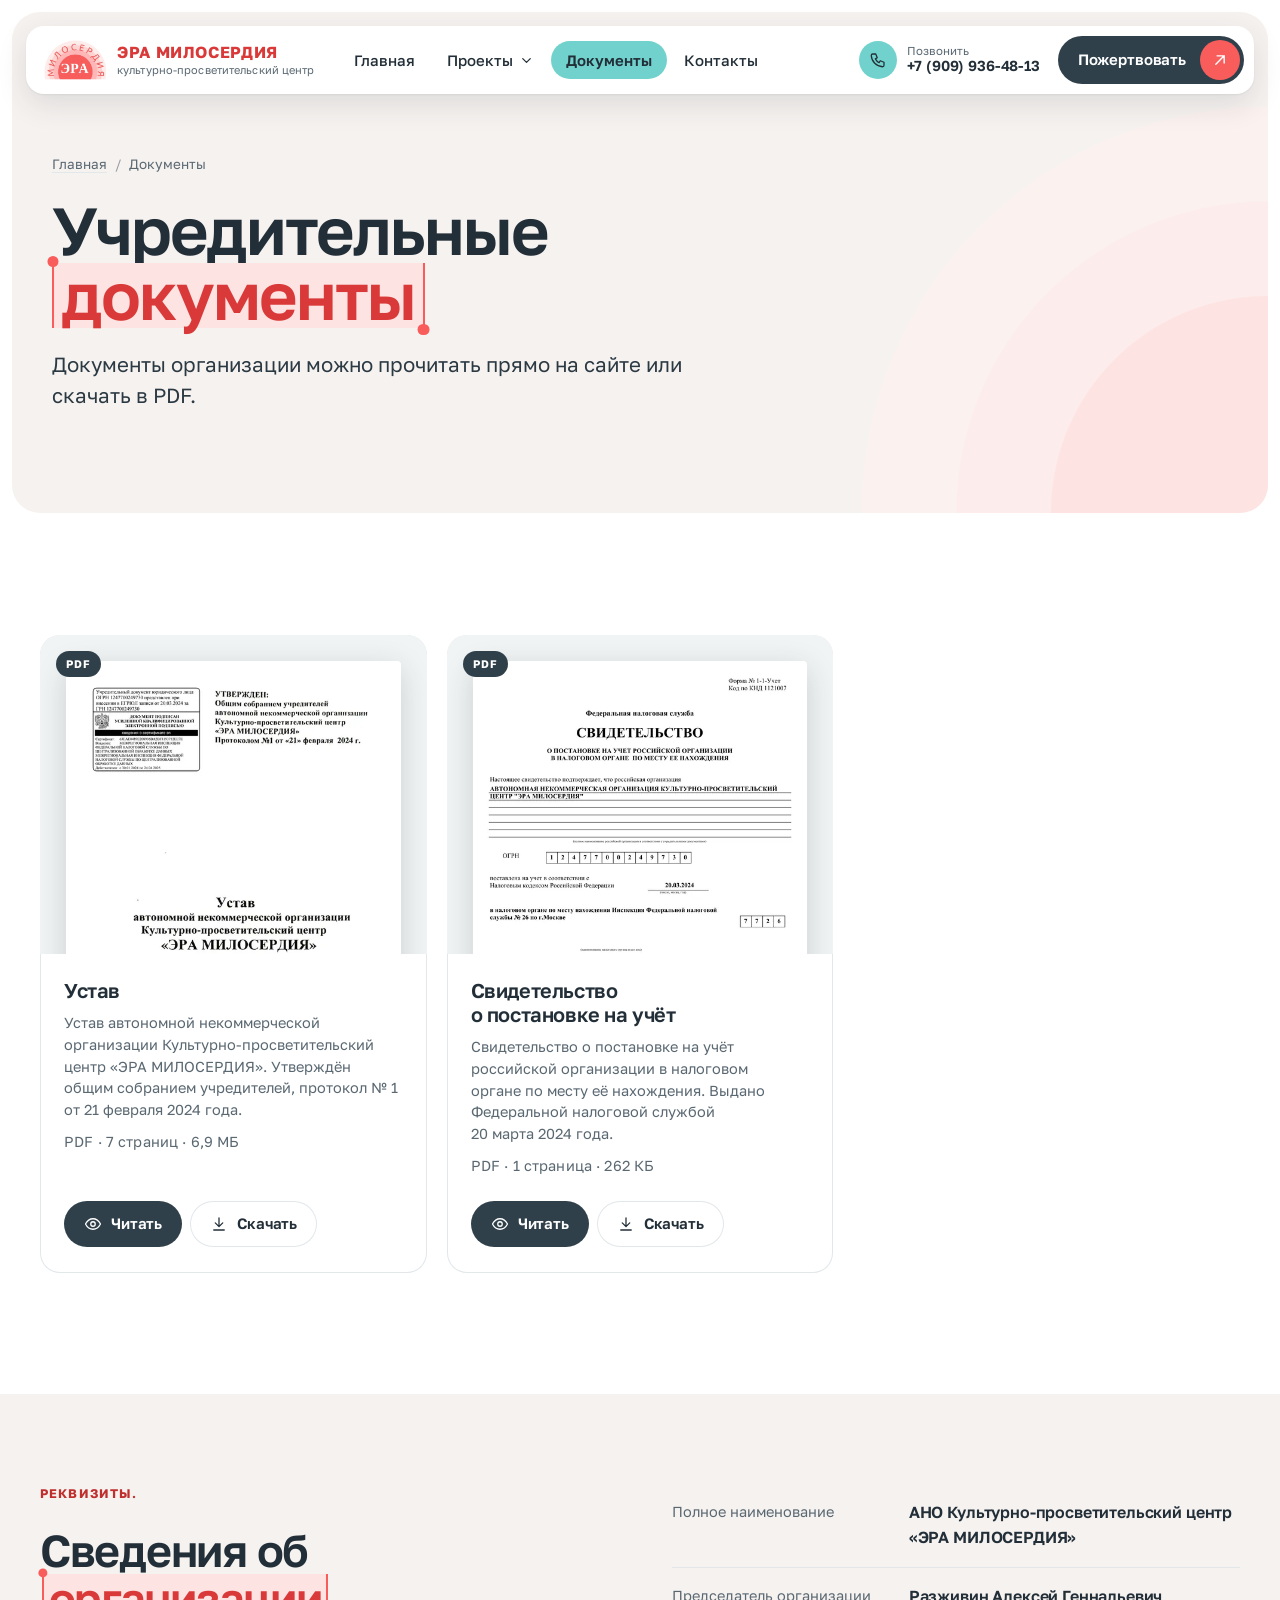
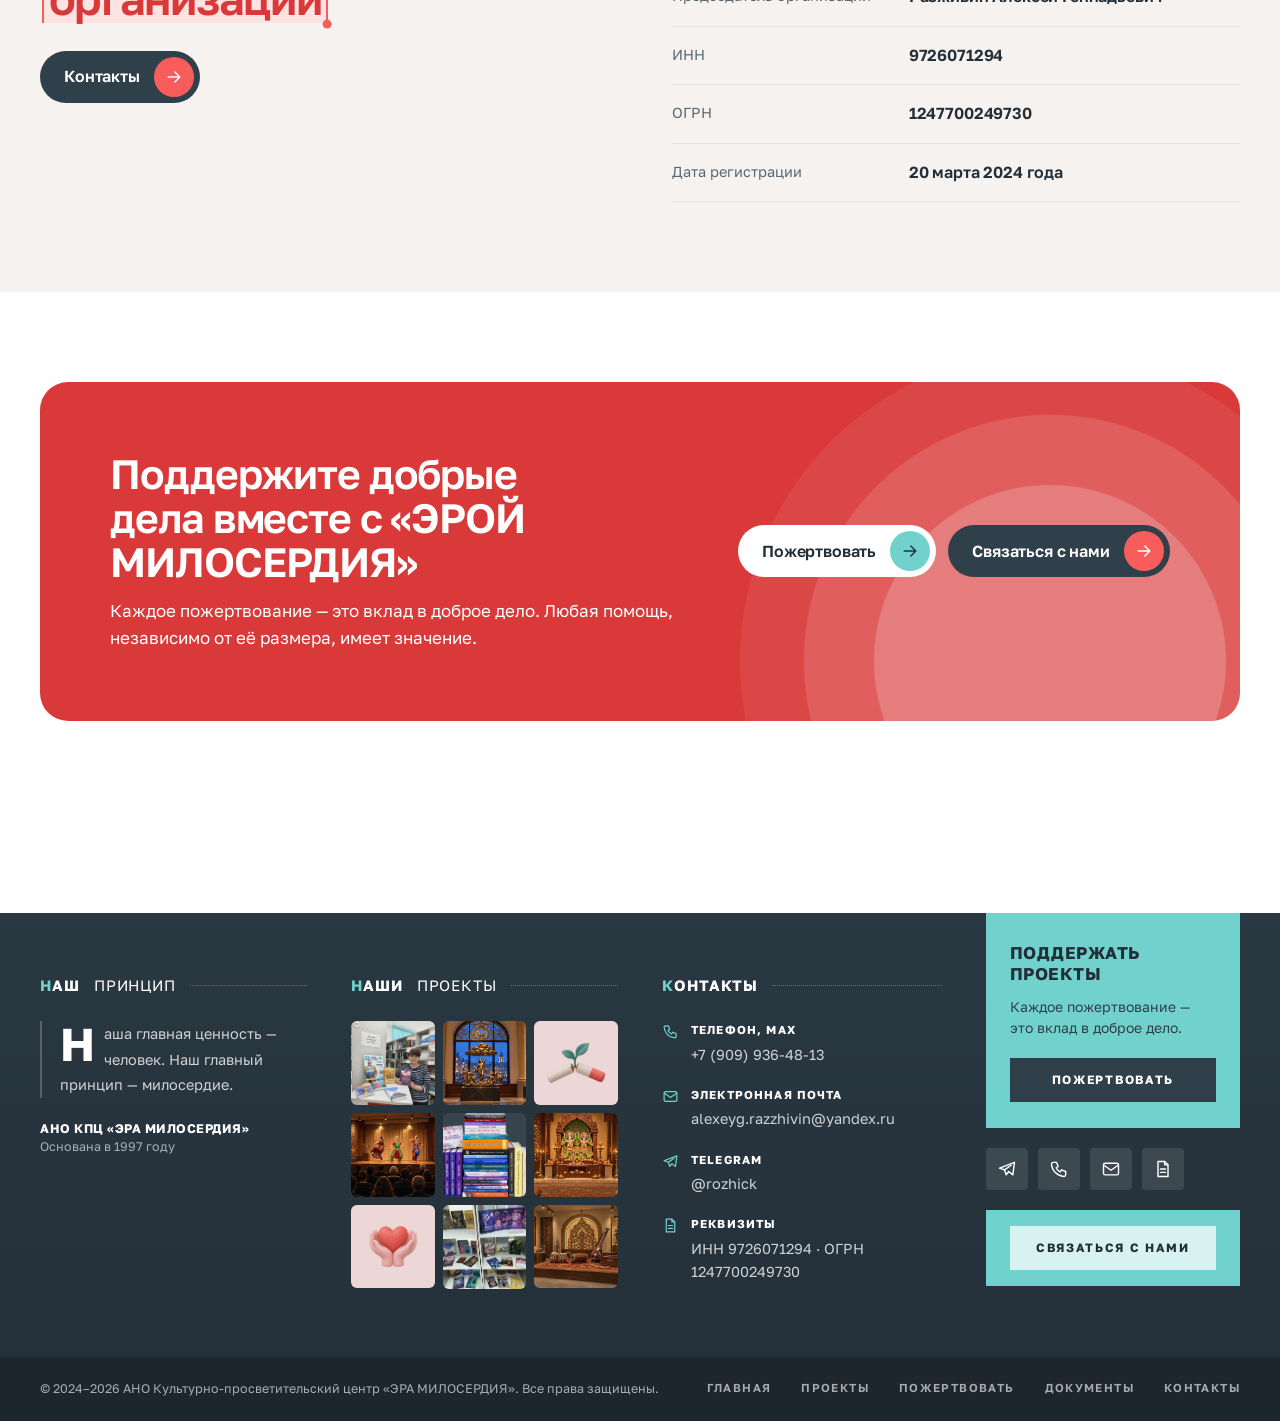
<file: dokumenty.html>
<!DOCTYPE html>
<html lang="ru">
<head>
<meta charset="utf-8">
<meta name="viewport" content="width=device-width, initial-scale=1">
<title>Учредительные документы — ЭРА МИЛОСЕРДИЯ</title>
<meta name="description" content="Учредительные документы АНО Культурно-просветительский центр «ЭРА МИЛОСЕРДИЯ»: устав, свидетельство о постановке на учёт в налоговом органе. Можно прочитать на сайте и скачать в PDF.">
<meta name="theme-color" content="#F85D5C">
<meta property="og:type" content="website">
<meta property="og:site_name" content="ЭРА МИЛОСЕРДИЯ">
<meta property="og:title" content="Учредительные документы — ЭРА МИЛОСЕРДИЯ">
<meta property="og:description" content="Учредительные документы АНО Культурно-просветительский центр «ЭРА МИЛОСЕРДИЯ»: устав, свидетельство о постановке на учёт в налоговом органе. Можно прочитать на сайте и скачать в PDF.">
<meta property="og:url" content="https://purewhitetony.github.io/era-miloserdia-main-site/dokumenty.html">
<meta property="og:image" content="https://purewhitetony.github.io/era-miloserdia-main-site/assets/img/og-image.jpg">
<meta name="twitter:card" content="summary_large_image">
<link rel="canonical" href="https://purewhitetony.github.io/era-miloserdia-main-site/dokumenty.html">
<link rel="icon" href="assets/img/favicon.png" type="image/png">
<link rel="apple-touch-icon" href="assets/img/apple-touch-icon.png">
<link rel="preload" href="assets/fonts/golos-text-cyrillic.woff2" as="font" type="font/woff2" crossorigin>
<link rel="stylesheet" href="assets/css/style.css?v=752a2253">
</head>
<body class="page-dokumenty">
<a class="skip" href="#main">К содержанию</a>

<!-- значки -->
<svg class="sprite" aria-hidden="true" focusable="false" width="0" height="0">
  <defs>
    <symbol id="i-arrow" viewBox="0 0 24 24"><path d="M5 12h14M13 6l6 6-6 6"/></symbol>
    <symbol id="i-arrow-ur" viewBox="0 0 24 24"><path d="M7 17 17 7M8.500 7H17v8.500"/></symbol>
    <symbol id="i-chevron" viewBox="0 0 24 24"><path d="m6 9 6 6 6-6"/></symbol>
    <symbol id="i-phone" viewBox="0 0 24 24"><path d="M5 4h4l2 5-2.500 1.500a11 11 0 0 0 5 5L15 13l5 2v4a2 2 0 0 1-2 2A16 16 0 0 1 3 6a2 2 0 0 1 2-2z"/></symbol>
    <symbol id="i-mail" viewBox="0 0 24 24"><rect x="3" y="5" width="18" height="14" rx="2"/><path d="m3.500 7.500 8.500 6 8.500-6"/></symbol>
    <symbol id="i-telegram" viewBox="0 0 24 24"><path d="M21 4 3 11l6 2 2 6 3-4 5 4 2-15z"/><path d="m9 13 8-5.500"/></symbol>
    <symbol id="i-chat" viewBox="0 0 24 24"><path d="M4 5h16v11H9.500L4 20V5z"/><path d="M8 9h8M8 12.500h5"/></symbol>
    <symbol id="i-download" viewBox="0 0 24 24"><path d="M12 4v11M7 10.500l5 5 5-5M5 20h14"/></symbol>
    <symbol id="i-eye" viewBox="0 0 24 24"><path d="M2 12s3.600-7 10-7 10 7 10 7-3.600 7-10 7S2 12 2 12z"/><circle cx="12" cy="12" r="3"/></symbol>
    <symbol id="i-file" viewBox="0 0 24 24"><path d="M6 3h8l4 4v14H6z"/><path d="M14 3v4h4M9 12h6M9 16h6"/></symbol>
    <symbol id="i-check" viewBox="0 0 24 24"><path d="m5 12.500 4.500 4.500L19 7"/></symbol>
    <symbol id="i-menu" viewBox="0 0 24 24"><path d="M4 7h16M4 12h16M4 17h16"/></symbol>
    <symbol id="i-close" viewBox="0 0 24 24"><path d="m6 6 12 12M18 6 6 18"/></symbol>
    <symbol id="i-heart" viewBox="0 0 24 24"><path d="M12 20s-7.500-4.600-7.500-10.200A4.200 4.200 0 0 1 12 7.300a4.200 4.200 0 0 1 7.500 2.500C19.500 15.400 12 20 12 20z"/></symbol>
    <symbol id="i-user" viewBox="0 0 24 24"><circle cx="12" cy="8" r="4"/><path d="M4 21a8 8 0 0 1 16 0"/></symbol>
    <symbol id="i-shield" viewBox="0 0 24 24"><path d="M12 3 5 6v6c0 4.500 3 7.500 7 9 4-1.500 7-4.500 7-9V6z"/><path d="m9 12 2.200 2.200L15.500 10"/></symbol>
    <symbol id="i-book" viewBox="0 0 24 24"><path d="M12 6.500C10 5 7 4.500 4 4.500v14c3 0 6 .5 8 2 2-1.500 5-2 8-2v-14c-3 0-6 .5-8 2zM12 6.500v14"/></symbol>
    <symbol id="i-building" viewBox="0 0 24 24"><path d="M3 21h18M5 21V10l7-5 7 5v11M9.500 21v-6h5v6"/></symbol>

    <!-- крупные двухцветные значки: линия 1 — основная, линия 2 — акцент -->
    <symbol id="f-potential" viewBox="0 0 48 48"><g class="l1"><path d="M24 42V22M24 31c-8 0-12.500-4.500-12.500-11.500 7.500 0 12.500 4.500 12.500 11.500zM24 24c0-7 4.500-11.500 11.500-11.500C35.500 19.500 31 24 24 24z"/></g><g class="l2"><path d="M15 42h18M38 30v6M35 33h6M9 8v5M6.500 10.500h5"/></g></symbol>
    <symbol id="f-values" viewBox="0 0 48 48"><g class="l1"><path d="M5 31h6l8 5h9a2.600 2.600 0 0 0 0-5.200h-6"/><path d="m28.500 35 9.500-4.200a2.700 2.700 0 0 1 2.300 4.900L27 42.500h-9.500L11 40H5"/></g><g class="l2"><path d="M24 25s-8-4.900-8-10.700A4.500 4.500 0 0 1 24 11.500a4.500 4.500 0 0 1 8 2.800C32 20.100 24 25 24 25z"/></g></symbol>
    <symbol id="f-health" viewBox="0 0 48 48"><g class="l1"><path d="M13 39c0-15 8.500-25 26-27 0 16.500-8.500 27-22 27h-4z"/><path d="M11 43c4-11 10.500-17.500 19-21.500"/></g><g class="l2"><circle cx="12" cy="13" r="4"/><path d="M12 4v2.500M12 19.500V22M3 13h2.500M18.500 13H21M5.600 6.600l1.800 1.800M16.600 17.600l1.800 1.800"/></g></symbol>
    <symbol id="f-heritage" viewBox="0 0 48 48"><g class="l1"><path d="M7 22h34L24 9 7 22zM11 22v16M19 22v16M29 22v16M37 22v16M8 38h32"/></g><g class="l2"><path d="M5 43h38"/><circle cx="24" cy="17" r="1.800"/><path d="M24 3v3"/></g></symbol>
    <symbol id="f-science" viewBox="0 0 48 48"><g class="l1"><path d="M18 6h12M20.500 6v13L9.500 38.500A3 3 0 0 0 12.100 43h23.800a3 3 0 0 0 2.600-4.500L27.500 19V6"/></g><g class="l2"><path d="M15.500 31h17"/><circle cx="21" cy="36.500" r="1.500"/><circle cx="28" cy="35" r="1"/></g></symbol>
    <symbol id="f-lotus" viewBox="0 0 48 48"><g class="l1"><path d="M24 11c5.500 6.500 5.500 15 0 21.500-5.500-6.500-5.500-15 0-21.500z"/><path d="M24 32.500c-8.500 0-14.500-5-16.500-12.500 6.500 0 12.500 4 16.500 12.500zM24 32.500c8.500 0 14.500-5 16.500-12.500-6.500 0-12.500 4-16.500 12.500z"/></g><g class="l2"><path d="M9 38.500h30M16 43h16"/></g></symbol>
    <symbol id="f-practice" viewBox="0 0 48 48"><g class="l1"><path d="M17 9h-5v33h24V9h-5"/><path d="M17 6h14v7H17z"/></g><g class="l2"><path d="m18 27.500 4.500 4.500L31 22"/></g></symbol>
    <symbol id="f-people" viewBox="0 0 48 48"><g class="l1"><circle cx="18" cy="16" r="6"/><path d="M6 40c0-7 5-12 12-12s12 5 12 12"/></g><g class="l2"><circle cx="34" cy="18" r="4.500"/><path d="M33 28.500c5.500 0 9.500 4 9.500 10"/></g></symbol>
    <symbol id="f-idea" viewBox="0 0 48 48"><g class="l1"><path d="M18.500 31c-3.500-2.200-5.500-6-5.500-10.500a11 11 0 0 1 22 0c0 4.500-2 8.300-5.500 10.500v4h-11v-4z"/></g><g class="l2"><path d="M19.500 39.500h9M21.500 43.500h5M24 3v3M8 8l2 2M40 8l-2 2"/></g></symbol>
    <symbol id="f-org" viewBox="0 0 48 48"><g class="l1"><path d="M10 42V15l14-7 14 7v27M5 42h38"/></g><g class="l2"><path d="M18 21h4M26 21h4M18 28h4M26 28h4M21 42v-7h6v7"/></g></symbol>
    <symbol id="f-key" viewBox="0 0 48 48"><g class="l1"><circle cx="15" cy="24" r="8"/><path d="M23 24h20M36 24v6M42 24v4"/></g><g class="l2"><circle cx="15" cy="24" r="2.500"/></g></symbol>
    <symbol id="f-roller" viewBox="0 0 48 48"><g class="l1"><path d="M8 9h26v9H8zM34 13.500h6V25H24v5"/></g><g class="l2"><path d="M20.500 30h7v13h-7z"/></g></symbol>
    <symbol id="f-lamp" viewBox="0 0 48 48"><g class="l1"><path d="M16 7h16l6 17H10L16 7zM24 24v15"/></g><g class="l2"><path d="M15 42h18M30 28v5"/></g></symbol>
    <symbol id="f-form" viewBox="0 0 48 48"><g class="l1"><path d="M11 6h18l8 8v28H11z"/><path d="M29 6v8h8"/></g><g class="l2"><path d="M17 23h14M17 29h14M17 35h8"/></g></symbol>
    <symbol id="f-call" viewBox="0 0 48 48"><g class="l1"><path d="M9 9h8l4 9-5 3a21 21 0 0 0 10 10l3-5 9 4v7a4 4 0 0 1-4 4C17 41 7 31 5 13a4 4 0 0 1 4-4z"/></g><g class="l2"><path d="M29 7a12 12 0 0 1 12 12M29 13a6 6 0 0 1 6 6"/></g></symbol>
    <symbol id="f-gift" viewBox="0 0 48 48"><g class="l1"><path d="M8 20h32v7H8zM11 27v15h26V27M24 20v22"/></g><g class="l2"><path d="M24 20c-3-8-11-9-11-4.500S19 20 24 20zM24 20c3-8 11-9 11-4.500S29 20 24 20z"/></g></symbol>
  </defs>
</svg>

<header class="nav" id="top">
  <div class="nav__bar">
    <a class="brand" href="index.html" aria-label="ЭРА МИЛОСЕРДИЯ — на главную">
      <img class="brand__mark" src="assets/img/logo-mark.webp" width="440" height="284" alt="">
      <span class="brand__text"><b>ЭРА МИЛОСЕРДИЯ</b><small>культурно-просветительский центр</small></span>
    </a>

    <nav class="menu" id="menu" aria-label="Основное меню">
      <a class="menu__link" href="index.html">Главная</a>
      <div class="menu__group">
        <button class="menu__link menu__toggle" type="button" aria-expanded="false" aria-controls="menu-proekty">Проекты <svg class="ic ic--sm"><use href="#i-chevron"/></svg></button>
        <div class="menu__drop" id="menu-proekty">
          <a href="knigi.html"><b>Книги и библиотеки</b><small>Просветительская литература</small></a>
          <a href="durnye-privychki.html"><b>Свобода от дурных привычек</b><small>Центр помощи</small></a>
          <a href="muzey-indii.html"><b>Музей Индии</b><small>Культурный центр в Москве</small></a>
        </div>
      </div>
      <a class="menu__link is-active" href="dokumenty.html" aria-current="page">Документы</a>
      <a class="menu__link" href="kontakty.html">Контакты</a>
      <a class="btn btn--primary menu__donate" href="pozhertvovat.html">Пожертвовать <span class="btn__chip"><svg class="ic"><use href="#i-arrow"/></svg></span></a>
    </nav>

    <a class="nav__call" href="tel:+79099364813">
      <span class="nav__call-ic"><svg class="ic"><use href="#i-phone"/></svg></span>
      <span class="nav__call-text"><small>Позвонить</small><b>+7 (909) 936-48-13</b></span>
    </a>
    <a class="btn btn--dark nav__donate" href="pozhertvovat.html">Пожертвовать <span class="btn__chip"><svg class="ic"><use href="#i-arrow-ur"/></svg></span></a>
    <button class="nav__burger" type="button" aria-label="Открыть меню" aria-expanded="false" aria-controls="menu">
      <svg class="ic ic--open"><use href="#i-menu"/></svg><svg class="ic ic--close"><use href="#i-close"/></svg>
    </button>
  </div>
</header>

<main id="main">
<section class="hero hero--page hero--plain">
  <div class="container hero__in">
    <div class="hero__main">
      <nav class="crumbs" aria-label="Вы здесь"><a href="index.html">Главная</a><span aria-hidden="true">/</span><span>Документы</span></nav>
      <h1 class="hero__title">Учредительные <span class="hl hl--coral">документы</span></h1>
      <p class="hero__lead">Документы организации можно прочитать прямо на&nbsp;сайте или скачать в&nbsp;PDF.</p>
    </div>
  </div>
</section>

<section class="section">
  <div class="container">
    <div class="docs">
      
      <article class="doc reveal" id="ustav">
        <a class="doc__thumb" href="assets/docs/ustav-ano-kpc-era-miloserdiya.pdf" target="_blank" rel="noopener" data-doc="ustav" data-title="Устав АНО КПЦ «ЭРА МИЛОСЕРДИЯ»" aria-label="Читать устав">
          <span class="doc__badge">PDF</span>
          <img src="assets/docs/ustav/thumb.webp" alt="Первая страница устава" width="560" height="781" loading="lazy">
        </a>
        <div class="doc__body">
          <h3>Устав</h3>
          <p>Устав автономной некоммерческой организации Культурно-просветительский центр «ЭРА МИЛОСЕРДИЯ». Утверждён общим собранием учредителей, протокол №&nbsp;1 от&nbsp;21&nbsp;февраля 2024&nbsp;года.</p>
          <p class="doc__meta">PDF · 7 страниц · 6,9 МБ</p>
          <div class="doc__actions">
            <a class="btn btn--dark btn--plain" href="assets/docs/ustav-ano-kpc-era-miloserdiya.pdf" target="_blank" rel="noopener" data-doc="ustav" data-title="Устав АНО КПЦ «ЭРА МИЛОСЕРДИЯ»"><svg class="ic"><use href="#i-eye"/></svg>Читать</a>
            <a class="btn btn--light btn--plain" href="assets/docs/ustav-ano-kpc-era-miloserdiya.pdf" download><svg class="ic"><use href="#i-download"/></svg>Скачать</a>
          </div>
        </div>
      </article>
      

      
      <article class="doc reveal" id="svidetelstvo" style="--d:.08s">
        <a class="doc__thumb" href="assets/docs/svidetelstvo-o-postanovke-na-uchet.pdf" target="_blank" rel="noopener" data-doc="svidetelstvo" data-title="Свидетельство о постановке на учёт в налоговом органе" aria-label="Читать свидетельство">
          <span class="doc__badge">PDF</span>
          <img src="assets/docs/svidetelstvo/thumb.webp" alt="Свидетельство о постановке на учёт" width="560" height="792" loading="lazy">
        </a>
        <div class="doc__body">
          <h3>Свидетельство о&nbsp;постановке на&nbsp;учёт</h3>
          <p>Свидетельство о&nbsp;постановке на&nbsp;учёт российской организации в&nbsp;налоговом органе по&nbsp;месту её нахождения. Выдано Федеральной налоговой службой 20&nbsp;марта 2024&nbsp;года.</p>
          <p class="doc__meta">PDF · 1 страница · 262 КБ</p>
          <div class="doc__actions">
            <a class="btn btn--dark btn--plain" href="assets/docs/svidetelstvo-o-postanovke-na-uchet.pdf" target="_blank" rel="noopener" data-doc="svidetelstvo" data-title="Свидетельство о постановке на учёт в налоговом органе"><svg class="ic"><use href="#i-eye"/></svg>Читать</a>
            <a class="btn btn--light btn--plain" href="assets/docs/svidetelstvo-o-postanovke-na-uchet.pdf" download><svg class="ic"><use href="#i-download"/></svg>Скачать</a>
          </div>
        </div>
      </article>
      

      
    </div>
  </div>
</section>

<section class="section section--warm section--tight" id="rekvizity">
  <div class="container">
    <div class="split split--top">
      <div class="reveal">
        <span class="eyebrow">Реквизиты.</span>
        <h2 class="h2">Сведения об&nbsp;<span class="hl hl--coral">организации</span></h2>
        <div class="actions">
          <a class="btn btn--dark" href="kontakty.html">Контакты <span class="btn__chip"><svg class="ic"><use href="#i-arrow"/></svg></span></a>
        </div>
      </div>
      <dl class="requisites reveal" style="--d:.1s;grid-template-columns:1fr">
        <div><dt>Полное наименование</dt><dd>АНО Культурно-просветительский центр «ЭРА МИЛОСЕРДИЯ»</dd></div>
        <div><dt>Председатель организации</dt><dd>Разживин Алексей Геннадьевич</dd></div>
        <div><dt>ИНН</dt><dd>9726071294</dd></div>
        <div><dt>ОГРН</dt><dd>1247700249730</dd></div>
        <div><dt>Дата регистрации</dt><dd>20 марта 2024 года</dd></div>
      </dl>
    </div>
  </div>
</section>

<section class="section section--tight">
  <div class="container">
    <div class="cta reveal">
      <div>
        <h2>Поддержите добрые дела вместе с&nbsp;«ЭРОЙ МИЛОСЕРДИЯ»</h2>
        <p>Каждое пожертвование&nbsp;— это вклад в&nbsp;доброе дело. Любая помощь, независимо от&nbsp;её размера, имеет значение.</p>
      </div>
      <div class="actions">
        <a class="btn btn--light" href="pozhertvovat.html">Пожертвовать <span class="btn__chip"><svg class="ic"><use href="#i-arrow"/></svg></span></a>
        <a class="btn btn--dark" href="kontakty.html">Связаться с&nbsp;нами <span class="btn__chip"><svg class="ic"><use href="#i-arrow"/></svg></span></a>
      </div>
    </div>
  </div>
</section>


<dialog class="reader" id="reader" aria-label="Просмотр документа">
  <div class="reader__bar">
    <span class="reader__title"></span>
    <span class="reader__count"></span>
    <a class="btn btn--dark btn--plain reader__download" href="#" download><svg class="ic"><use href="#i-download"/></svg>Скачать</a>
    <button class="reader__close" type="button" aria-label="Закрыть"><svg class="ic"><use href="#i-close"/></svg></button>
  </div>
  <div class="reader__pages" tabindex="0"></div>
</dialog>
<script type="application/json" id="docs-data">{"ustav":{"file":"ustav-ano-kpc-era-miloserdiya.pdf","pages":[[1500,2093],[1500,2106],[1500,2119],[1500,2113],[1500,2092],[1500,2094],[1500,2093]]},"svidetelstvo":{"file":"svidetelstvo-o-postanovke-na-uchet.pdf","pages":[[1500,2122]]}}</script>

</main>

<footer class="footer">
  <div class="container footer__grid">
    <section class="footer__col" aria-labelledby="f-principle">
      <h2 class="footer__h" id="f-principle"><b>Наш</b> принцип</h2>
      <blockquote class="footer__quote">
        <p>Наша главная ценность&nbsp;— человек. Наш главный принцип&nbsp;— милосердие.</p>
      </blockquote>
      <p class="footer__sign"><b>АНО КПЦ «ЭРА МИЛОСЕРДИЯ»</b><br>Основана в&nbsp;1997&nbsp;году</p>
    </section>

    <section class="footer__col" aria-labelledby="f-photo">
      <h2 class="footer__h" id="f-photo"><b>Наши</b> проекты</h2>
      <div class="footer__feed">
        <a href="knigi.html" title="Книги и библиотеки"><img src="assets/img/knigi/bibliotekar-s-knigami-ruzova.webp" alt="Библиотекарь с книгами, подаренными библиотеке" loading="lazy" width="1000" height="750"></a>
        <a href="muzey-indii.html" title="Музей Индии"><img src="assets/img/muzey/glavny.webp" alt="Главный зал Музея Индии" loading="lazy" width="900" height="595"></a>
        <a href="durnye-privychki.html" title="Свобода от дурных привычек"><img class="is-ill" src="assets/img/ill/kurenie.webp" alt="Сломанная сигарета, из которой растёт росток" loading="lazy" width="560" height="560"></a>
        <a href="muzey-indii.html" title="Музей Индии"><img src="assets/img/muzey/zal.webp" alt="Сцена и лекторий Музея Индии" loading="lazy" width="900" height="595"></a>
        <a href="knigi.html" title="Книги и библиотеки"><img src="assets/img/knigi/komplekt.webp" alt="Комплект книг для библиотеки" loading="lazy" width="1000" height="847"></a>
        <a href="muzey-indii.html" title="Музей Индии"><img src="assets/img/muzey/altar.webp" alt="Алтарная комната Музея Индии" loading="lazy" width="900" height="595"></a>
        <a href="durnye-privychki.html" title="Свобода от дурных привычек"><img class="is-ill" src="assets/img/ill/sozavisimost.webp" alt="Ладони, которые держат сердце" loading="lazy" width="560" height="560"></a>
        <a href="knigi.html" title="Книги и библиотеки"><img src="assets/img/knigi/vitrina-knig-ruzovyh.webp" alt="Витрина с книгами в библиотеке" loading="lazy" width="1000" height="751"></a>
        <a href="muzey-indii.html" title="Музей Индии"><img src="assets/img/muzey/muzyka.webp" alt="Зал музыки и танца Музея Индии" loading="lazy" width="756" height="500"></a>
      </div>
    </section>

    <section class="footer__col" aria-labelledby="f-contacts">
      <h2 class="footer__h" id="f-contacts"><b>Контакты</b></h2>
      <ul class="footer__contacts">
        <li><svg class="ic"><use href="#i-phone"/></svg><span><small>Телефон, MAX</small><a href="tel:+79099364813">+7 (909) 936-48-13</a></span></li>
        <li><svg class="ic"><use href="#i-mail"/></svg><span><small>Электронная почта</small><a href="mailto:alexeyg.razzhivin@yandex.ru">alexeyg.razzhivin@yandex.ru</a></span></li>
        <li><svg class="ic"><use href="#i-telegram"/></svg><span><small>Telegram</small><a href="https://t.me/rozhick" target="_blank" rel="noopener">@rozhick</a></span></li>
        <li><svg class="ic"><use href="#i-file"/></svg><span><small>Реквизиты</small>ИНН 9726071294 · ОГРН 1247700249730</span></li>
      </ul>
    </section>

    <section class="footer__col footer__col--cta" aria-labelledby="f-support">
      <div class="footer__card">
        <h2 class="footer__card-h" id="f-support">Поддержать проекты</h2>
        <p>Каждое пожертвование&nbsp;— это вклад в&nbsp;доброе дело.</p>
        <a class="footer__card-btn" href="pozhertvovat.html">Пожертвовать</a>
      </div>
      <div class="footer__social">
        <a href="https://t.me/rozhick" target="_blank" rel="noopener" aria-label="Написать в Telegram"><svg class="ic"><use href="#i-telegram"/></svg></a>
        <a href="tel:+79099364813" aria-label="Позвонить"><svg class="ic"><use href="#i-phone"/></svg></a>
        <a href="mailto:alexeyg.razzhivin@yandex.ru" aria-label="Написать на почту"><svg class="ic"><use href="#i-mail"/></svg></a>
        <a href="dokumenty.html" aria-label="Учредительные документы"><svg class="ic"><use href="#i-file"/></svg></a>
      </div>
      <div class="footer__card footer__card--thin">
        <a class="footer__card-btn footer__card-btn--light" href="kontakty.html">Связаться с нами</a>
      </div>
    </section>
  </div>

  <div class="footer__bottom">
    <div class="container footer__bottom-in">
      <p>© 2024–2026 АНО Культурно-просветительский центр «ЭРА МИЛОСЕРДИЯ». Все права защищены.</p>
      <nav class="footer__menu" aria-label="Меню в подвале">
        <a href="index.html">Главная</a>
        <a href="index.html#proekty">Проекты</a>
        <a href="pozhertvovat.html">Пожертвовать</a>
        <a href="dokumenty.html">Документы</a>
        <a href="kontakty.html">Контакты</a>
      </nav>
    </div>
  </div>
</footer>

<script src="assets/js/main.js?v=752a2253" defer></script>
</body>
</html>
</file>
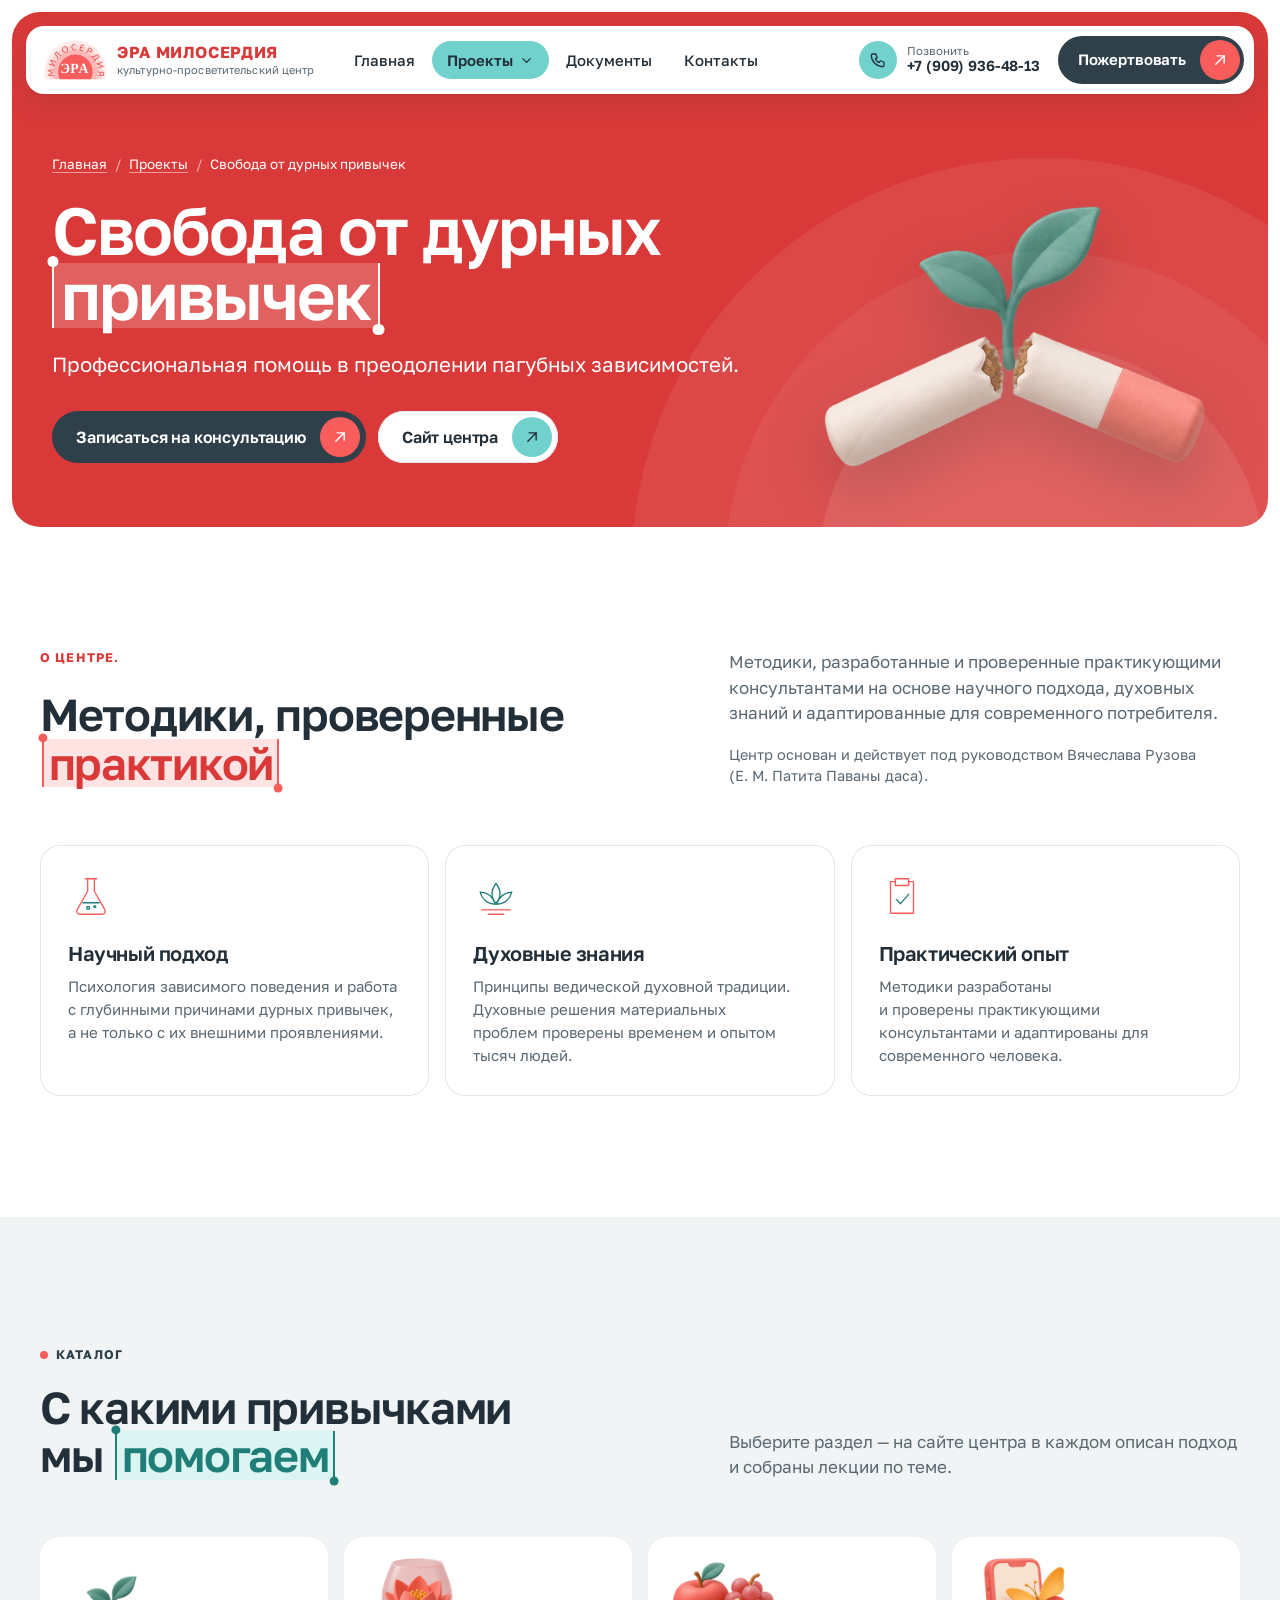
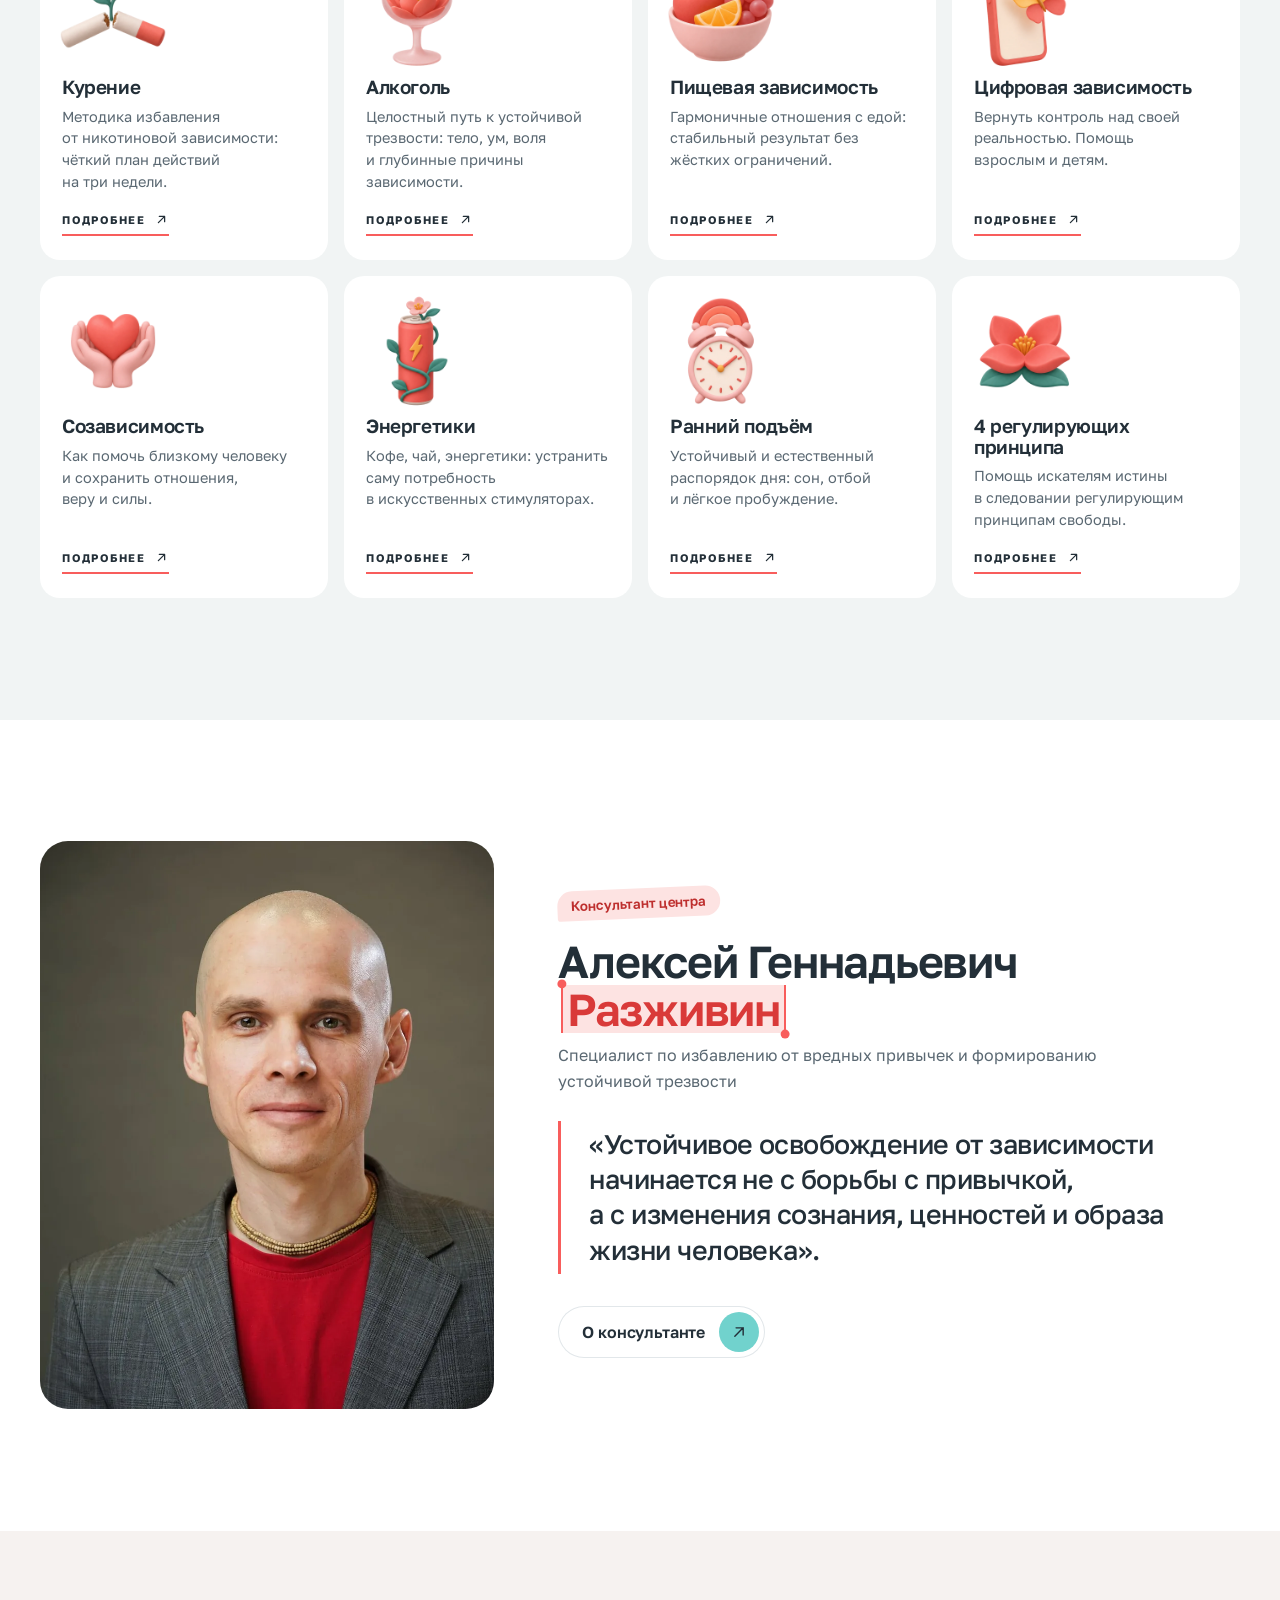
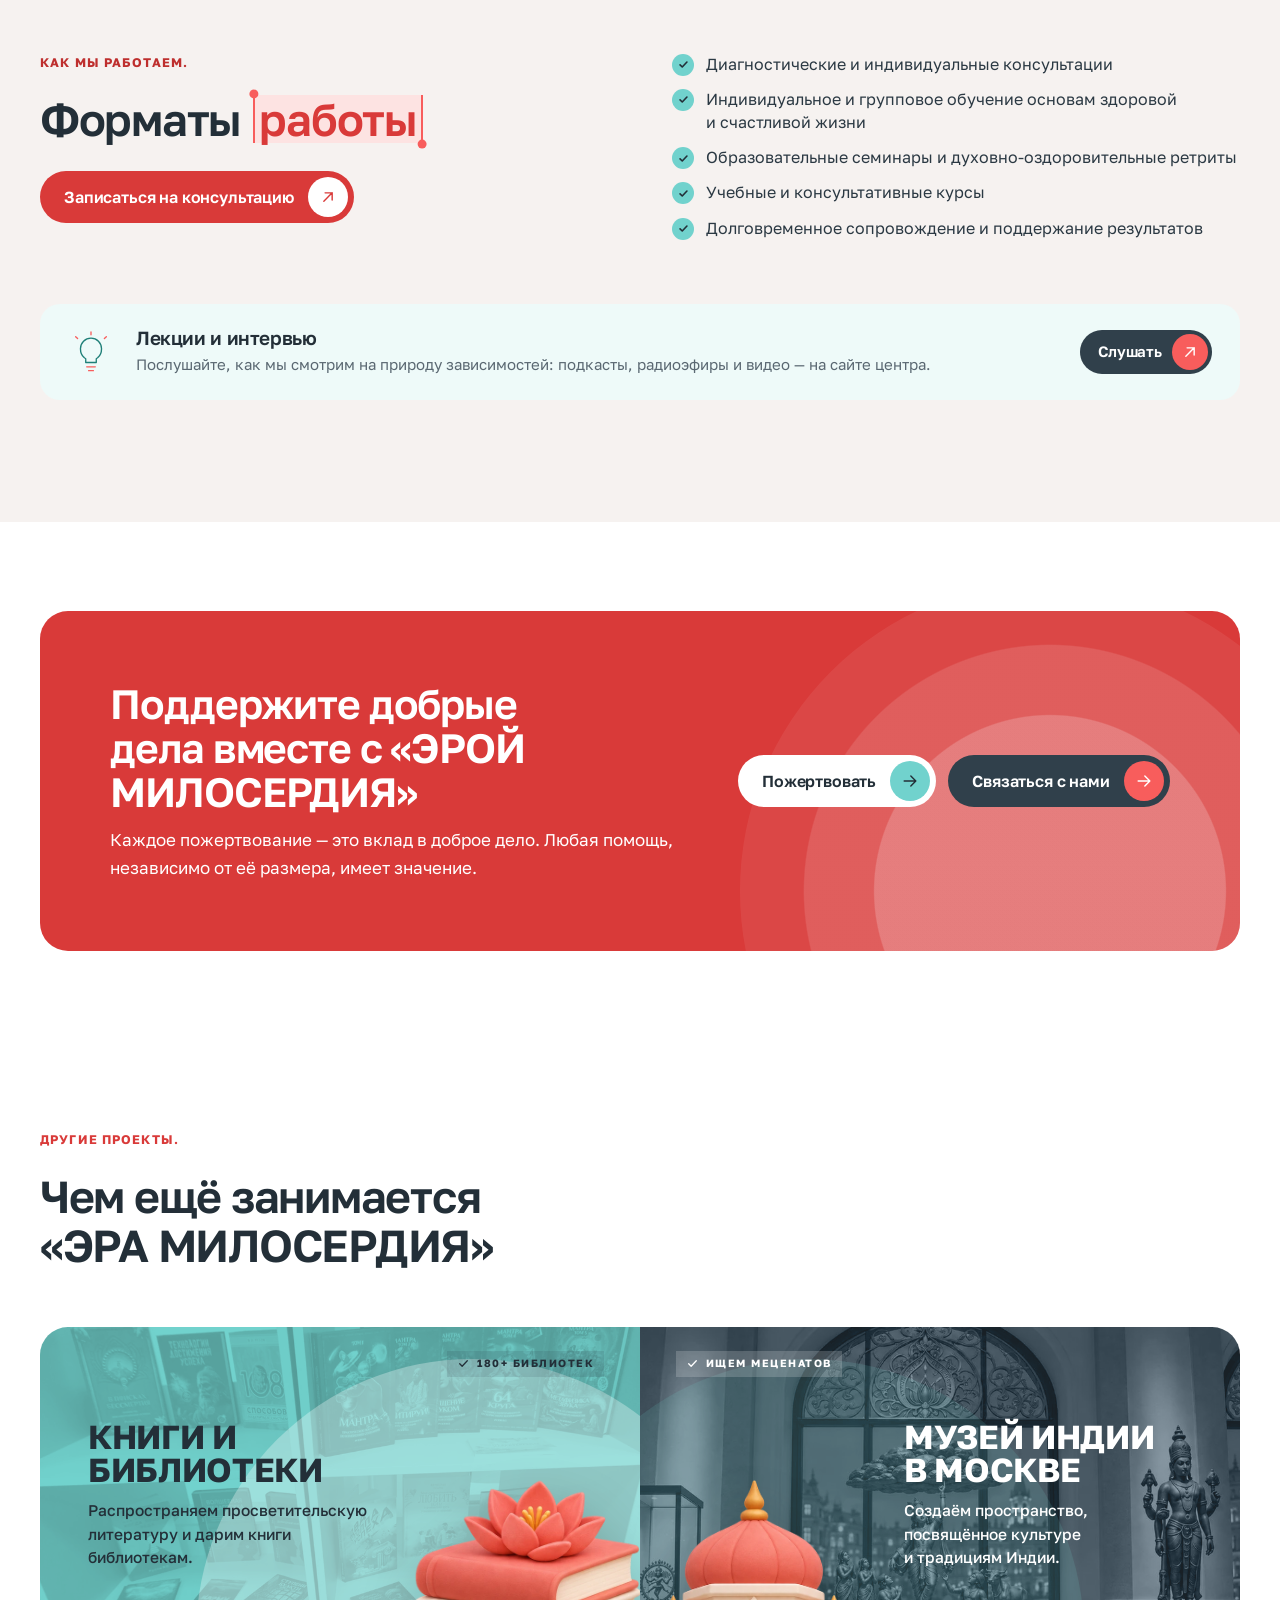
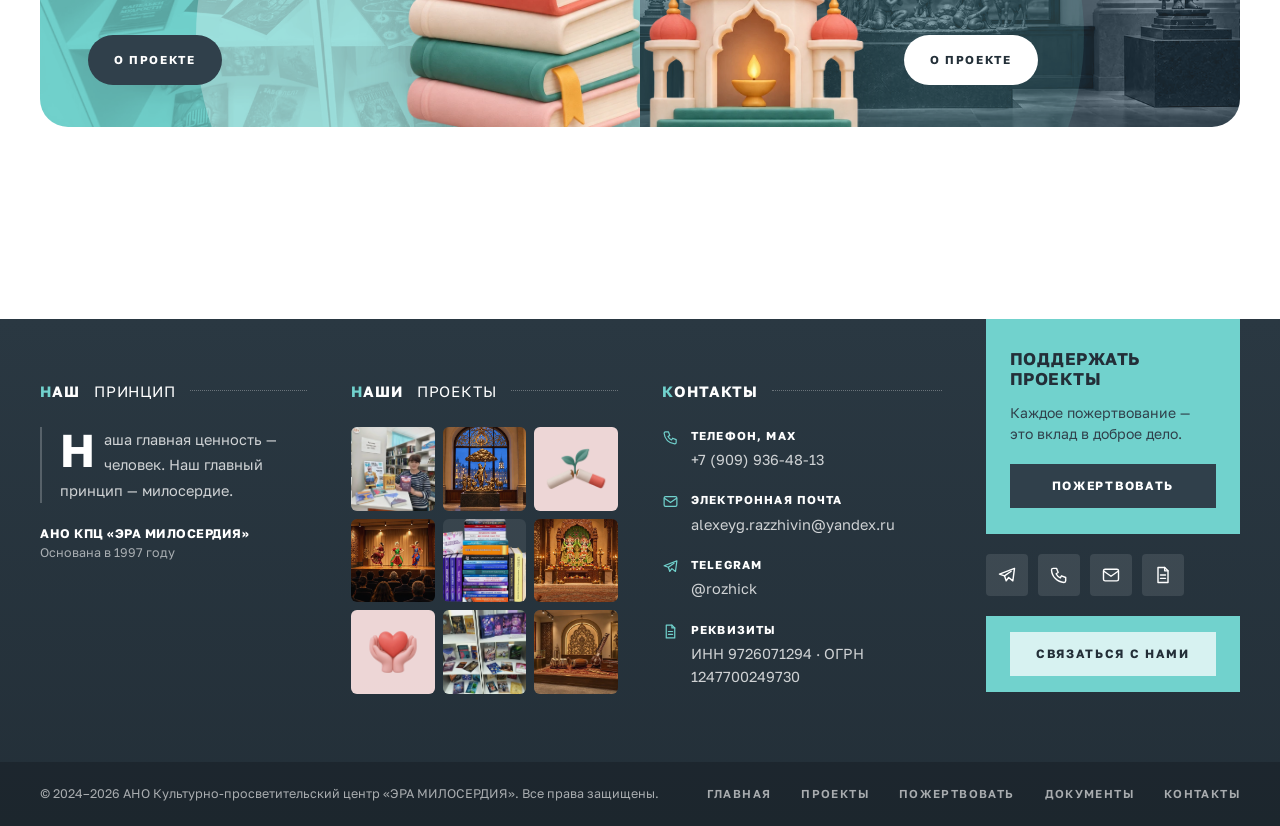
<file: durnye-privychki.html>
<!DOCTYPE html>
<html lang="ru">
<head>
<meta charset="utf-8">
<meta name="viewport" content="width=device-width, initial-scale=1">
<title>Центр по избавлению от дурных привычек — ЭРА МИЛОСЕРДИЯ</title>
<meta name="description" content="Профессиональная помощь в преодолении пагубных зависимостей: курение, алкоголь, пищевая и цифровая зависимость, созависимость. Методики на основе научного подхода и духовных знаний.">
<meta name="theme-color" content="#F85D5C">
<meta property="og:type" content="website">
<meta property="og:site_name" content="ЭРА МИЛОСЕРДИЯ">
<meta property="og:title" content="Центр по избавлению от дурных привычек — ЭРА МИЛОСЕРДИЯ">
<meta property="og:description" content="Профессиональная помощь в преодолении пагубных зависимостей: курение, алкоголь, пищевая и цифровая зависимость, созависимость. Методики на основе научного подхода и духовных знаний.">
<meta property="og:url" content="https://purewhitetony.github.io/era-miloserdia-main-site/durnye-privychki.html">
<meta property="og:image" content="https://purewhitetony.github.io/era-miloserdia-main-site/assets/img/og-image.jpg">
<meta name="twitter:card" content="summary_large_image">
<link rel="canonical" href="https://purewhitetony.github.io/era-miloserdia-main-site/durnye-privychki.html">
<link rel="icon" href="assets/img/favicon.png" type="image/png">
<link rel="apple-touch-icon" href="assets/img/apple-touch-icon.png">
<link rel="preload" href="assets/fonts/golos-text-cyrillic.woff2" as="font" type="font/woff2" crossorigin>
<link rel="stylesheet" href="assets/css/style.css?v=752a2253">
</head>
<body class="page-durnye-privychki">
<a class="skip" href="#main">К содержанию</a>

<!-- значки -->
<svg class="sprite" aria-hidden="true" focusable="false" width="0" height="0">
  <defs>
    <symbol id="i-arrow" viewBox="0 0 24 24"><path d="M5 12h14M13 6l6 6-6 6"/></symbol>
    <symbol id="i-arrow-ur" viewBox="0 0 24 24"><path d="M7 17 17 7M8.500 7H17v8.500"/></symbol>
    <symbol id="i-chevron" viewBox="0 0 24 24"><path d="m6 9 6 6 6-6"/></symbol>
    <symbol id="i-phone" viewBox="0 0 24 24"><path d="M5 4h4l2 5-2.500 1.500a11 11 0 0 0 5 5L15 13l5 2v4a2 2 0 0 1-2 2A16 16 0 0 1 3 6a2 2 0 0 1 2-2z"/></symbol>
    <symbol id="i-mail" viewBox="0 0 24 24"><rect x="3" y="5" width="18" height="14" rx="2"/><path d="m3.500 7.500 8.500 6 8.500-6"/></symbol>
    <symbol id="i-telegram" viewBox="0 0 24 24"><path d="M21 4 3 11l6 2 2 6 3-4 5 4 2-15z"/><path d="m9 13 8-5.500"/></symbol>
    <symbol id="i-chat" viewBox="0 0 24 24"><path d="M4 5h16v11H9.500L4 20V5z"/><path d="M8 9h8M8 12.500h5"/></symbol>
    <symbol id="i-download" viewBox="0 0 24 24"><path d="M12 4v11M7 10.500l5 5 5-5M5 20h14"/></symbol>
    <symbol id="i-eye" viewBox="0 0 24 24"><path d="M2 12s3.600-7 10-7 10 7 10 7-3.600 7-10 7S2 12 2 12z"/><circle cx="12" cy="12" r="3"/></symbol>
    <symbol id="i-file" viewBox="0 0 24 24"><path d="M6 3h8l4 4v14H6z"/><path d="M14 3v4h4M9 12h6M9 16h6"/></symbol>
    <symbol id="i-check" viewBox="0 0 24 24"><path d="m5 12.500 4.500 4.500L19 7"/></symbol>
    <symbol id="i-menu" viewBox="0 0 24 24"><path d="M4 7h16M4 12h16M4 17h16"/></symbol>
    <symbol id="i-close" viewBox="0 0 24 24"><path d="m6 6 12 12M18 6 6 18"/></symbol>
    <symbol id="i-heart" viewBox="0 0 24 24"><path d="M12 20s-7.500-4.600-7.500-10.200A4.200 4.200 0 0 1 12 7.300a4.200 4.200 0 0 1 7.500 2.500C19.500 15.400 12 20 12 20z"/></symbol>
    <symbol id="i-user" viewBox="0 0 24 24"><circle cx="12" cy="8" r="4"/><path d="M4 21a8 8 0 0 1 16 0"/></symbol>
    <symbol id="i-shield" viewBox="0 0 24 24"><path d="M12 3 5 6v6c0 4.500 3 7.500 7 9 4-1.500 7-4.500 7-9V6z"/><path d="m9 12 2.200 2.200L15.500 10"/></symbol>
    <symbol id="i-book" viewBox="0 0 24 24"><path d="M12 6.500C10 5 7 4.500 4 4.500v14c3 0 6 .5 8 2 2-1.500 5-2 8-2v-14c-3 0-6 .5-8 2zM12 6.500v14"/></symbol>
    <symbol id="i-building" viewBox="0 0 24 24"><path d="M3 21h18M5 21V10l7-5 7 5v11M9.500 21v-6h5v6"/></symbol>

    <!-- крупные двухцветные значки: линия 1 — основная, линия 2 — акцент -->
    <symbol id="f-potential" viewBox="0 0 48 48"><g class="l1"><path d="M24 42V22M24 31c-8 0-12.500-4.500-12.500-11.500 7.500 0 12.500 4.500 12.500 11.500zM24 24c0-7 4.500-11.500 11.500-11.500C35.500 19.500 31 24 24 24z"/></g><g class="l2"><path d="M15 42h18M38 30v6M35 33h6M9 8v5M6.500 10.500h5"/></g></symbol>
    <symbol id="f-values" viewBox="0 0 48 48"><g class="l1"><path d="M5 31h6l8 5h9a2.600 2.600 0 0 0 0-5.200h-6"/><path d="m28.500 35 9.500-4.200a2.700 2.700 0 0 1 2.300 4.900L27 42.500h-9.500L11 40H5"/></g><g class="l2"><path d="M24 25s-8-4.900-8-10.700A4.500 4.500 0 0 1 24 11.500a4.500 4.500 0 0 1 8 2.800C32 20.100 24 25 24 25z"/></g></symbol>
    <symbol id="f-health" viewBox="0 0 48 48"><g class="l1"><path d="M13 39c0-15 8.500-25 26-27 0 16.500-8.500 27-22 27h-4z"/><path d="M11 43c4-11 10.500-17.500 19-21.500"/></g><g class="l2"><circle cx="12" cy="13" r="4"/><path d="M12 4v2.500M12 19.500V22M3 13h2.500M18.500 13H21M5.600 6.600l1.800 1.800M16.600 17.600l1.800 1.800"/></g></symbol>
    <symbol id="f-heritage" viewBox="0 0 48 48"><g class="l1"><path d="M7 22h34L24 9 7 22zM11 22v16M19 22v16M29 22v16M37 22v16M8 38h32"/></g><g class="l2"><path d="M5 43h38"/><circle cx="24" cy="17" r="1.800"/><path d="M24 3v3"/></g></symbol>
    <symbol id="f-science" viewBox="0 0 48 48"><g class="l1"><path d="M18 6h12M20.500 6v13L9.500 38.500A3 3 0 0 0 12.100 43h23.800a3 3 0 0 0 2.600-4.500L27.500 19V6"/></g><g class="l2"><path d="M15.500 31h17"/><circle cx="21" cy="36.500" r="1.500"/><circle cx="28" cy="35" r="1"/></g></symbol>
    <symbol id="f-lotus" viewBox="0 0 48 48"><g class="l1"><path d="M24 11c5.500 6.500 5.500 15 0 21.500-5.500-6.500-5.500-15 0-21.500z"/><path d="M24 32.500c-8.500 0-14.500-5-16.500-12.500 6.500 0 12.500 4 16.500 12.500zM24 32.500c8.500 0 14.500-5 16.500-12.500-6.500 0-12.500 4-16.500 12.500z"/></g><g class="l2"><path d="M9 38.500h30M16 43h16"/></g></symbol>
    <symbol id="f-practice" viewBox="0 0 48 48"><g class="l1"><path d="M17 9h-5v33h24V9h-5"/><path d="M17 6h14v7H17z"/></g><g class="l2"><path d="m18 27.500 4.500 4.500L31 22"/></g></symbol>
    <symbol id="f-people" viewBox="0 0 48 48"><g class="l1"><circle cx="18" cy="16" r="6"/><path d="M6 40c0-7 5-12 12-12s12 5 12 12"/></g><g class="l2"><circle cx="34" cy="18" r="4.500"/><path d="M33 28.500c5.500 0 9.500 4 9.500 10"/></g></symbol>
    <symbol id="f-idea" viewBox="0 0 48 48"><g class="l1"><path d="M18.500 31c-3.500-2.200-5.500-6-5.500-10.500a11 11 0 0 1 22 0c0 4.500-2 8.300-5.500 10.500v4h-11v-4z"/></g><g class="l2"><path d="M19.500 39.500h9M21.500 43.500h5M24 3v3M8 8l2 2M40 8l-2 2"/></g></symbol>
    <symbol id="f-org" viewBox="0 0 48 48"><g class="l1"><path d="M10 42V15l14-7 14 7v27M5 42h38"/></g><g class="l2"><path d="M18 21h4M26 21h4M18 28h4M26 28h4M21 42v-7h6v7"/></g></symbol>
    <symbol id="f-key" viewBox="0 0 48 48"><g class="l1"><circle cx="15" cy="24" r="8"/><path d="M23 24h20M36 24v6M42 24v4"/></g><g class="l2"><circle cx="15" cy="24" r="2.500"/></g></symbol>
    <symbol id="f-roller" viewBox="0 0 48 48"><g class="l1"><path d="M8 9h26v9H8zM34 13.500h6V25H24v5"/></g><g class="l2"><path d="M20.500 30h7v13h-7z"/></g></symbol>
    <symbol id="f-lamp" viewBox="0 0 48 48"><g class="l1"><path d="M16 7h16l6 17H10L16 7zM24 24v15"/></g><g class="l2"><path d="M15 42h18M30 28v5"/></g></symbol>
    <symbol id="f-form" viewBox="0 0 48 48"><g class="l1"><path d="M11 6h18l8 8v28H11z"/><path d="M29 6v8h8"/></g><g class="l2"><path d="M17 23h14M17 29h14M17 35h8"/></g></symbol>
    <symbol id="f-call" viewBox="0 0 48 48"><g class="l1"><path d="M9 9h8l4 9-5 3a21 21 0 0 0 10 10l3-5 9 4v7a4 4 0 0 1-4 4C17 41 7 31 5 13a4 4 0 0 1 4-4z"/></g><g class="l2"><path d="M29 7a12 12 0 0 1 12 12M29 13a6 6 0 0 1 6 6"/></g></symbol>
    <symbol id="f-gift" viewBox="0 0 48 48"><g class="l1"><path d="M8 20h32v7H8zM11 27v15h26V27M24 20v22"/></g><g class="l2"><path d="M24 20c-3-8-11-9-11-4.500S19 20 24 20zM24 20c3-8 11-9 11-4.500S29 20 24 20z"/></g></symbol>
  </defs>
</svg>

<header class="nav" id="top">
  <div class="nav__bar">
    <a class="brand" href="index.html" aria-label="ЭРА МИЛОСЕРДИЯ — на главную">
      <img class="brand__mark" src="assets/img/logo-mark.webp" width="440" height="284" alt="">
      <span class="brand__text"><b>ЭРА МИЛОСЕРДИЯ</b><small>культурно-просветительский центр</small></span>
    </a>

    <nav class="menu" id="menu" aria-label="Основное меню">
      <a class="menu__link" href="index.html">Главная</a>
      <div class="menu__group">
        <button class="menu__link menu__toggle is-active" type="button" aria-expanded="false" aria-controls="menu-proekty">Проекты <svg class="ic ic--sm"><use href="#i-chevron"/></svg></button>
        <div class="menu__drop" id="menu-proekty">
          <a href="knigi.html"><b>Книги и библиотеки</b><small>Просветительская литература</small></a>
          <a href="durnye-privychki.html"><b>Свобода от дурных привычек</b><small>Центр помощи</small></a>
          <a href="muzey-indii.html"><b>Музей Индии</b><small>Культурный центр в Москве</small></a>
        </div>
      </div>
      <a class="menu__link" href="dokumenty.html">Документы</a>
      <a class="menu__link" href="kontakty.html">Контакты</a>
      <a class="btn btn--primary menu__donate" href="pozhertvovat.html">Пожертвовать <span class="btn__chip"><svg class="ic"><use href="#i-arrow"/></svg></span></a>
    </nav>

    <a class="nav__call" href="tel:+79099364813">
      <span class="nav__call-ic"><svg class="ic"><use href="#i-phone"/></svg></span>
      <span class="nav__call-text"><small>Позвонить</small><b>+7 (909) 936-48-13</b></span>
    </a>
    <a class="btn btn--dark nav__donate" href="pozhertvovat.html">Пожертвовать <span class="btn__chip"><svg class="ic"><use href="#i-arrow-ur"/></svg></span></a>
    <button class="nav__burger" type="button" aria-label="Открыть меню" aria-expanded="false" aria-controls="menu">
      <svg class="ic ic--open"><use href="#i-menu"/></svg><svg class="ic ic--close"><use href="#i-close"/></svg>
    </button>
  </div>
</header>

<main id="main">
<section class="hero hero--page hero--coral hero--art">
  <img class="hero__art" src="assets/img/ill/kurenie.webp" alt="" width="560" height="560">
  <div class="container hero__in">
    <div class="hero__main">
      <nav class="crumbs" aria-label="Вы здесь"><a href="index.html">Главная</a><span aria-hidden="true">/</span><a href="index.html#proekty">Проекты</a><span aria-hidden="true">/</span><span>Свобода от дурных привычек</span></nav>
      <h1 class="hero__title">Свобода от&nbsp;дурных <span class="hl">привычек</span></h1>
      <p class="hero__lead">Профессиональная помощь в&nbsp;преодолении пагубных зависимостей.</p>
      <div class="actions">
        <a class="btn btn--dark" href="https://purewhitetony.github.io/era-miloserdia-durnie-privichki/anketa.html" target="_blank" rel="noopener">Записаться на&nbsp;консультацию <span class="btn__chip"><svg class="ic"><use href="#i-arrow-ur"/></svg></span></a>
        <a class="btn btn--light" href="https://purewhitetony.github.io/era-miloserdia-durnie-privichki/" target="_blank" rel="noopener">Сайт центра <span class="btn__chip"><svg class="ic"><use href="#i-arrow-ur"/></svg></span></a>
      </div>
    </div>
  </div>
</section>

<section class="section">
  <div class="container">
    <div class="section__head">
      <div class="reveal">
        <span class="eyebrow">О&nbsp;центре.</span>
        <h2 class="h2">Методики, проверенные <span class="hl hl--coral">практикой</span></h2>
      </div>
      <div class="reveal" style="--d:.1s">
        <p class="lead">Методики, разработанные и&nbsp;проверенные практикующими консультантами на&nbsp;основе научного подхода, духовных знаний и&nbsp;адаптированные для современного потребителя.</p>
        <p class="note mt-s">Центр основан и&nbsp;действует под руководством Вячеслава Рузова (Е.&nbsp;М.&nbsp;Патита Паваны даса).</p>
      </div>
    </div>

    <div class="cards">
      <article class="card reveal">
        <svg class="fic"><use href="#f-science"/></svg>
        <h3>Научный подход</h3>
        <p>Психология зависимого поведения и&nbsp;работа с&nbsp;глубинными причинами дурных привычек, а&nbsp;не&nbsp;только с&nbsp;их внешними проявлениями.</p>
      </article>
      <article class="card reveal" style="--d:.08s">
        <svg class="fic fic--teal"><use href="#f-lotus"/></svg>
        <h3>Духовные знания</h3>
        <p>Принципы ведической духовной традиции. Духовные решения материальных проблем проверены временем и&nbsp;опытом тысяч людей.</p>
      </article>
      <article class="card reveal" style="--d:.16s">
        <svg class="fic"><use href="#f-practice"/></svg>
        <h3>Практический опыт</h3>
        <p>Методики разработаны и&nbsp;проверены практикующими консультантами и&nbsp;адаптированы для современного человека.</p>
      </article>
    </div>
  </div>
</section>

<section class="section section--cool" id="katalog">
  <div class="container">
    <div class="section__head">
      <div class="reveal">
        <span class="dot-label">Каталог</span>
        <h2 class="h2">С&nbsp;какими привычками мы&nbsp;<span class="hl">помогаем</span></h2>
      </div>
      <p class="lead reveal" style="--d:.1s">Выберите раздел&nbsp;— на&nbsp;сайте центра в&nbsp;каждом описан подход и&nbsp;собраны лекции по&nbsp;теме.</p>
    </div>

    <div class="habits">
      <a class="habit reveal" href="https://purewhitetony.github.io/era-miloserdia-durnie-privichki/kurenie.html" target="_blank" rel="noopener">
        <img src="assets/img/ill/kurenie.webp" alt="" width="560" height="560" loading="lazy">
        <h3>Курение</h3>
        <p>Методика избавления от&nbsp;никотиновой зависимости: чёткий план действий на&nbsp;три недели.</p>
        <span class="ulink">Подробнее <svg class="ic ic--sm"><use href="#i-arrow-ur"/></svg></span>
      </a>
      <a class="habit reveal" style="--d:.06s" href="https://purewhitetony.github.io/era-miloserdia-durnie-privichki/alkogol.html" target="_blank" rel="noopener">
        <img src="assets/img/ill/alkogol.webp" alt="" width="560" height="560" loading="lazy">
        <h3>Алкоголь</h3>
        <p>Целостный путь к&nbsp;устойчивой трезвости: тело, ум, воля и&nbsp;глубинные причины зависимости.</p>
        <span class="ulink">Подробнее <svg class="ic ic--sm"><use href="#i-arrow-ur"/></svg></span>
      </a>
      <a class="habit reveal" style="--d:.12s" href="https://purewhitetony.github.io/era-miloserdia-durnie-privichki/pishchevaya-zavisimost.html" target="_blank" rel="noopener">
        <img src="assets/img/ill/pishchevaya-zavisimost.webp" alt="" width="560" height="560" loading="lazy">
        <h3>Пищевая зависимость</h3>
        <p>Гармоничные отношения с&nbsp;едой: стабильный результат без жёстких ограничений.</p>
        <span class="ulink">Подробнее <svg class="ic ic--sm"><use href="#i-arrow-ur"/></svg></span>
      </a>
      <a class="habit reveal" style="--d:.18s" href="https://purewhitetony.github.io/era-miloserdia-durnie-privichki/cifrovaya-zavisimost.html" target="_blank" rel="noopener">
        <img src="assets/img/ill/cifrovaya-zavisimost.webp" alt="" width="560" height="560" loading="lazy">
        <h3>Цифровая зависимость</h3>
        <p>Вернуть контроль над своей реальностью. Помощь взрослым и&nbsp;детям.</p>
        <span class="ulink">Подробнее <svg class="ic ic--sm"><use href="#i-arrow-ur"/></svg></span>
      </a>
      <a class="habit reveal" href="https://purewhitetony.github.io/era-miloserdia-durnie-privichki/sozavisimost.html" target="_blank" rel="noopener">
        <img src="assets/img/ill/sozavisimost.webp" alt="" width="560" height="560" loading="lazy">
        <h3>Созависимость</h3>
        <p>Как помочь близкому человеку и&nbsp;сохранить отношения, веру и&nbsp;силы.</p>
        <span class="ulink">Подробнее <svg class="ic ic--sm"><use href="#i-arrow-ur"/></svg></span>
      </a>
      <a class="habit reveal" style="--d:.06s" href="https://purewhitetony.github.io/era-miloserdia-durnie-privichki/energetiki.html" target="_blank" rel="noopener">
        <img src="assets/img/ill/energetiki.webp" alt="" width="560" height="560" loading="lazy">
        <h3>Энергетики</h3>
        <p>Кофе, чай, энергетики: устранить саму потребность в&nbsp;искусственных стимуляторах.</p>
        <span class="ulink">Подробнее <svg class="ic ic--sm"><use href="#i-arrow-ur"/></svg></span>
      </a>
      <a class="habit reveal" style="--d:.12s" href="https://purewhitetony.github.io/era-miloserdia-durnie-privichki/ranniy-podyom.html" target="_blank" rel="noopener">
        <img src="assets/img/ill/ranniy-podyom.webp" alt="" width="560" height="560" loading="lazy">
        <h3>Ранний подъём</h3>
        <p>Устойчивый и&nbsp;естественный распорядок дня: сон, отбой и&nbsp;лёгкое пробуждение.</p>
        <span class="ulink">Подробнее <svg class="ic ic--sm"><use href="#i-arrow-ur"/></svg></span>
      </a>
      <a class="habit reveal" style="--d:.18s" href="https://purewhitetony.github.io/era-miloserdia-durnie-privichki/4-principa.html" target="_blank" rel="noopener">
        <img src="assets/img/ill/4-principa.webp" alt="" width="560" height="560" loading="lazy">
        <h3>4&nbsp;регулирующих принципа</h3>
        <p>Помощь искателям истины в&nbsp;следовании регулирующим принципам свободы.</p>
        <span class="ulink">Подробнее <svg class="ic ic--sm"><use href="#i-arrow-ur"/></svg></span>
      </a>
    </div>
  </div>
</section>

<section class="section" id="konsultant">
  <div class="container">
    <div class="person">
      <figure class="person__photo reveal">
        <img src="assets/img/people/razzhivin.webp" alt="Алексей Геннадьевич Разживин" width="880" height="1100" loading="lazy">
      </figure>
      <div class="reveal" style="--d:.1s">
        <span class="petal petal--coral">Консультант центра</span>
        <h2 class="h2">Алексей Геннадьевич <span class="hl hl--coral">Разживин</span></h2>
        <p class="person__role">Специалист по&nbsp;избавлению от&nbsp;вредных привычек и&nbsp;формированию устойчивой трезвости</p>
        <blockquote class="quote">«Устойчивое освобождение от&nbsp;зависимости начинается не&nbsp;с&nbsp;борьбы с&nbsp;привычкой, а&nbsp;с&nbsp;изменения сознания, ценностей и&nbsp;образа жизни человека».</blockquote>
        <div class="actions mt-m">
          <a class="btn btn--light" href="https://purewhitetony.github.io/era-miloserdia-durnie-privichki/konsultanty.html" target="_blank" rel="noopener">О&nbsp;консультанте <span class="btn__chip"><svg class="ic"><use href="#i-arrow-ur"/></svg></span></a>
        </div>
      </div>
    </div>
  </div>
</section>

<section class="section section--warm" id="formaty">
  <div class="container">
    <div class="split split--top">
      <div class="reveal">
        <span class="eyebrow">Как мы работаем.</span>
        <h2 class="h2">Форматы <span class="hl hl--coral">работы</span></h2>
        <div class="actions">
          <a class="btn btn--primary" href="https://purewhitetony.github.io/era-miloserdia-durnie-privichki/anketa.html" target="_blank" rel="noopener">Записаться на&nbsp;консультацию <span class="btn__chip"><svg class="ic"><use href="#i-arrow-ur"/></svg></span></a>
        </div>
      </div>
      <ul class="ticks reveal" style="--d:.1s">
        <li>Диагностические и&nbsp;индивидуальные консультации</li>
        <li>Индивидуальное и&nbsp;групповое обучение основам здоровой и&nbsp;счастливой жизни</li>
        <li>Образовательные семинары и&nbsp;духовно-оздоровительные ретриты</li>
        <li>Учебные и&nbsp;консультативные курсы</li>
        <li>Долговременное сопровождение и&nbsp;поддержание результатов</li>
      </ul>
    </div>

    <div class="lecture mt-l reveal">
      <svg class="fic fic--teal"><use href="#f-idea"/></svg>
      <div>
        <h3>Лекции и&nbsp;интервью</h3>
        <p>Послушайте, как мы смотрим на&nbsp;природу зависимостей: подкасты, радиоэфиры и&nbsp;видео&nbsp;— на&nbsp;сайте центра.</p>
      </div>
      <a class="btn btn--dark btn--sm" href="https://purewhitetony.github.io/era-miloserdia-durnie-privichki/lekcii.html" target="_blank" rel="noopener">Слушать <span class="btn__chip"><svg class="ic"><use href="#i-arrow-ur"/></svg></span></a>
    </div>
  </div>
</section>

<section class="section section--tight">
  <div class="container">
    <div class="cta reveal">
      <div>
        <h2>Поддержите добрые дела вместе с&nbsp;«ЭРОЙ МИЛОСЕРДИЯ»</h2>
        <p>Каждое пожертвование&nbsp;— это вклад в&nbsp;доброе дело. Любая помощь, независимо от&nbsp;её размера, имеет значение.</p>
      </div>
      <div class="actions">
        <a class="btn btn--light" href="pozhertvovat.html">Пожертвовать <span class="btn__chip"><svg class="ic"><use href="#i-arrow"/></svg></span></a>
        <a class="btn btn--dark" href="kontakty.html">Связаться с&nbsp;нами <span class="btn__chip"><svg class="ic"><use href="#i-arrow"/></svg></span></a>
      </div>
    </div>
  </div>
</section>

<section class="section section--tight" aria-labelledby="other-h">
  <div class="container">
    <div class="section__head">
      <div class="reveal">
        <span class="eyebrow">Другие проекты.</span>
        <h2 class="h2" id="other-h">Чем ещё занимается «ЭРА МИЛОСЕРДИЯ»</h2>
      </div>
    </div>
    <div class="banners banners--row reveal">
      <article class="banner banner--teal">
        <img class="banner__bg" src="assets/img/knigi/vitrina-knig-ruzovyh.webp" alt="" loading="lazy" width="1000" height="751">
        <a class="banner__link" href="knigi.html" aria-label="Книги и библиотеки — страница проекта" tabindex="-1"></a>
        <span class="banner__tag"><svg class="ic"><use href="#i-check"/></svg>180+ библиотек</span>
        <img class="banner__art" src="assets/img/ill/books.webp" alt="" loading="lazy" width="598" height="598">
        <div class="banner__body">
          <h3 class="banner__title">Книги и библиотеки</h3>
          <p class="banner__text">Распространяем просветительскую литературу и&nbsp;дарим книги библиотекам.</p>
          <a class="banner__btn" href="knigi.html">О&nbsp;проекте</a>
        </div>
      </article>
      <article class="banner banner--ink">
        <img class="banner__bg" src="assets/img/muzey/glavny.webp" alt="" loading="lazy" width="900" height="595">
        <a class="banner__link" href="muzey-indii.html" aria-label="Музей Индии в Москве — страница проекта" tabindex="-1"></a>
        <span class="banner__tag"><svg class="ic"><use href="#i-check"/></svg>Ищем меценатов</span>
        <img class="banner__art" src="assets/img/ill/museum.webp" alt="" loading="lazy" width="637" height="637">
        <div class="banner__body">
          <h3 class="banner__title">Музей Индии в&nbsp;Москве</h3>
          <p class="banner__text">Создаём пространство, посвящённое культуре и&nbsp;традициям Индии.</p>
          <a class="banner__btn" href="muzey-indii.html">О&nbsp;проекте</a>
        </div>
      </article>
    </div>
  </div>
</section>


</main>

<footer class="footer">
  <div class="container footer__grid">
    <section class="footer__col" aria-labelledby="f-principle">
      <h2 class="footer__h" id="f-principle"><b>Наш</b> принцип</h2>
      <blockquote class="footer__quote">
        <p>Наша главная ценность&nbsp;— человек. Наш главный принцип&nbsp;— милосердие.</p>
      </blockquote>
      <p class="footer__sign"><b>АНО КПЦ «ЭРА МИЛОСЕРДИЯ»</b><br>Основана в&nbsp;1997&nbsp;году</p>
    </section>

    <section class="footer__col" aria-labelledby="f-photo">
      <h2 class="footer__h" id="f-photo"><b>Наши</b> проекты</h2>
      <div class="footer__feed">
        <a href="knigi.html" title="Книги и библиотеки"><img src="assets/img/knigi/bibliotekar-s-knigami-ruzova.webp" alt="Библиотекарь с книгами, подаренными библиотеке" loading="lazy" width="1000" height="750"></a>
        <a href="muzey-indii.html" title="Музей Индии"><img src="assets/img/muzey/glavny.webp" alt="Главный зал Музея Индии" loading="lazy" width="900" height="595"></a>
        <a href="durnye-privychki.html" title="Свобода от дурных привычек"><img class="is-ill" src="assets/img/ill/kurenie.webp" alt="Сломанная сигарета, из которой растёт росток" loading="lazy" width="560" height="560"></a>
        <a href="muzey-indii.html" title="Музей Индии"><img src="assets/img/muzey/zal.webp" alt="Сцена и лекторий Музея Индии" loading="lazy" width="900" height="595"></a>
        <a href="knigi.html" title="Книги и библиотеки"><img src="assets/img/knigi/komplekt.webp" alt="Комплект книг для библиотеки" loading="lazy" width="1000" height="847"></a>
        <a href="muzey-indii.html" title="Музей Индии"><img src="assets/img/muzey/altar.webp" alt="Алтарная комната Музея Индии" loading="lazy" width="900" height="595"></a>
        <a href="durnye-privychki.html" title="Свобода от дурных привычек"><img class="is-ill" src="assets/img/ill/sozavisimost.webp" alt="Ладони, которые держат сердце" loading="lazy" width="560" height="560"></a>
        <a href="knigi.html" title="Книги и библиотеки"><img src="assets/img/knigi/vitrina-knig-ruzovyh.webp" alt="Витрина с книгами в библиотеке" loading="lazy" width="1000" height="751"></a>
        <a href="muzey-indii.html" title="Музей Индии"><img src="assets/img/muzey/muzyka.webp" alt="Зал музыки и танца Музея Индии" loading="lazy" width="756" height="500"></a>
      </div>
    </section>

    <section class="footer__col" aria-labelledby="f-contacts">
      <h2 class="footer__h" id="f-contacts"><b>Контакты</b></h2>
      <ul class="footer__contacts">
        <li><svg class="ic"><use href="#i-phone"/></svg><span><small>Телефон, MAX</small><a href="tel:+79099364813">+7 (909) 936-48-13</a></span></li>
        <li><svg class="ic"><use href="#i-mail"/></svg><span><small>Электронная почта</small><a href="mailto:alexeyg.razzhivin@yandex.ru">alexeyg.razzhivin@yandex.ru</a></span></li>
        <li><svg class="ic"><use href="#i-telegram"/></svg><span><small>Telegram</small><a href="https://t.me/rozhick" target="_blank" rel="noopener">@rozhick</a></span></li>
        <li><svg class="ic"><use href="#i-file"/></svg><span><small>Реквизиты</small>ИНН 9726071294 · ОГРН 1247700249730</span></li>
      </ul>
    </section>

    <section class="footer__col footer__col--cta" aria-labelledby="f-support">
      <div class="footer__card">
        <h2 class="footer__card-h" id="f-support">Поддержать проекты</h2>
        <p>Каждое пожертвование&nbsp;— это вклад в&nbsp;доброе дело.</p>
        <a class="footer__card-btn" href="pozhertvovat.html">Пожертвовать</a>
      </div>
      <div class="footer__social">
        <a href="https://t.me/rozhick" target="_blank" rel="noopener" aria-label="Написать в Telegram"><svg class="ic"><use href="#i-telegram"/></svg></a>
        <a href="tel:+79099364813" aria-label="Позвонить"><svg class="ic"><use href="#i-phone"/></svg></a>
        <a href="mailto:alexeyg.razzhivin@yandex.ru" aria-label="Написать на почту"><svg class="ic"><use href="#i-mail"/></svg></a>
        <a href="dokumenty.html" aria-label="Учредительные документы"><svg class="ic"><use href="#i-file"/></svg></a>
      </div>
      <div class="footer__card footer__card--thin">
        <a class="footer__card-btn footer__card-btn--light" href="kontakty.html">Связаться с нами</a>
      </div>
    </section>
  </div>

  <div class="footer__bottom">
    <div class="container footer__bottom-in">
      <p>© 2024–2026 АНО Культурно-просветительский центр «ЭРА МИЛОСЕРДИЯ». Все права защищены.</p>
      <nav class="footer__menu" aria-label="Меню в подвале">
        <a href="index.html">Главная</a>
        <a href="index.html#proekty">Проекты</a>
        <a href="pozhertvovat.html">Пожертвовать</a>
        <a href="dokumenty.html">Документы</a>
        <a href="kontakty.html">Контакты</a>
      </nav>
    </div>
  </div>
</footer>

<script src="assets/js/main.js?v=752a2253" defer></script>
</body>
</html>
</file>
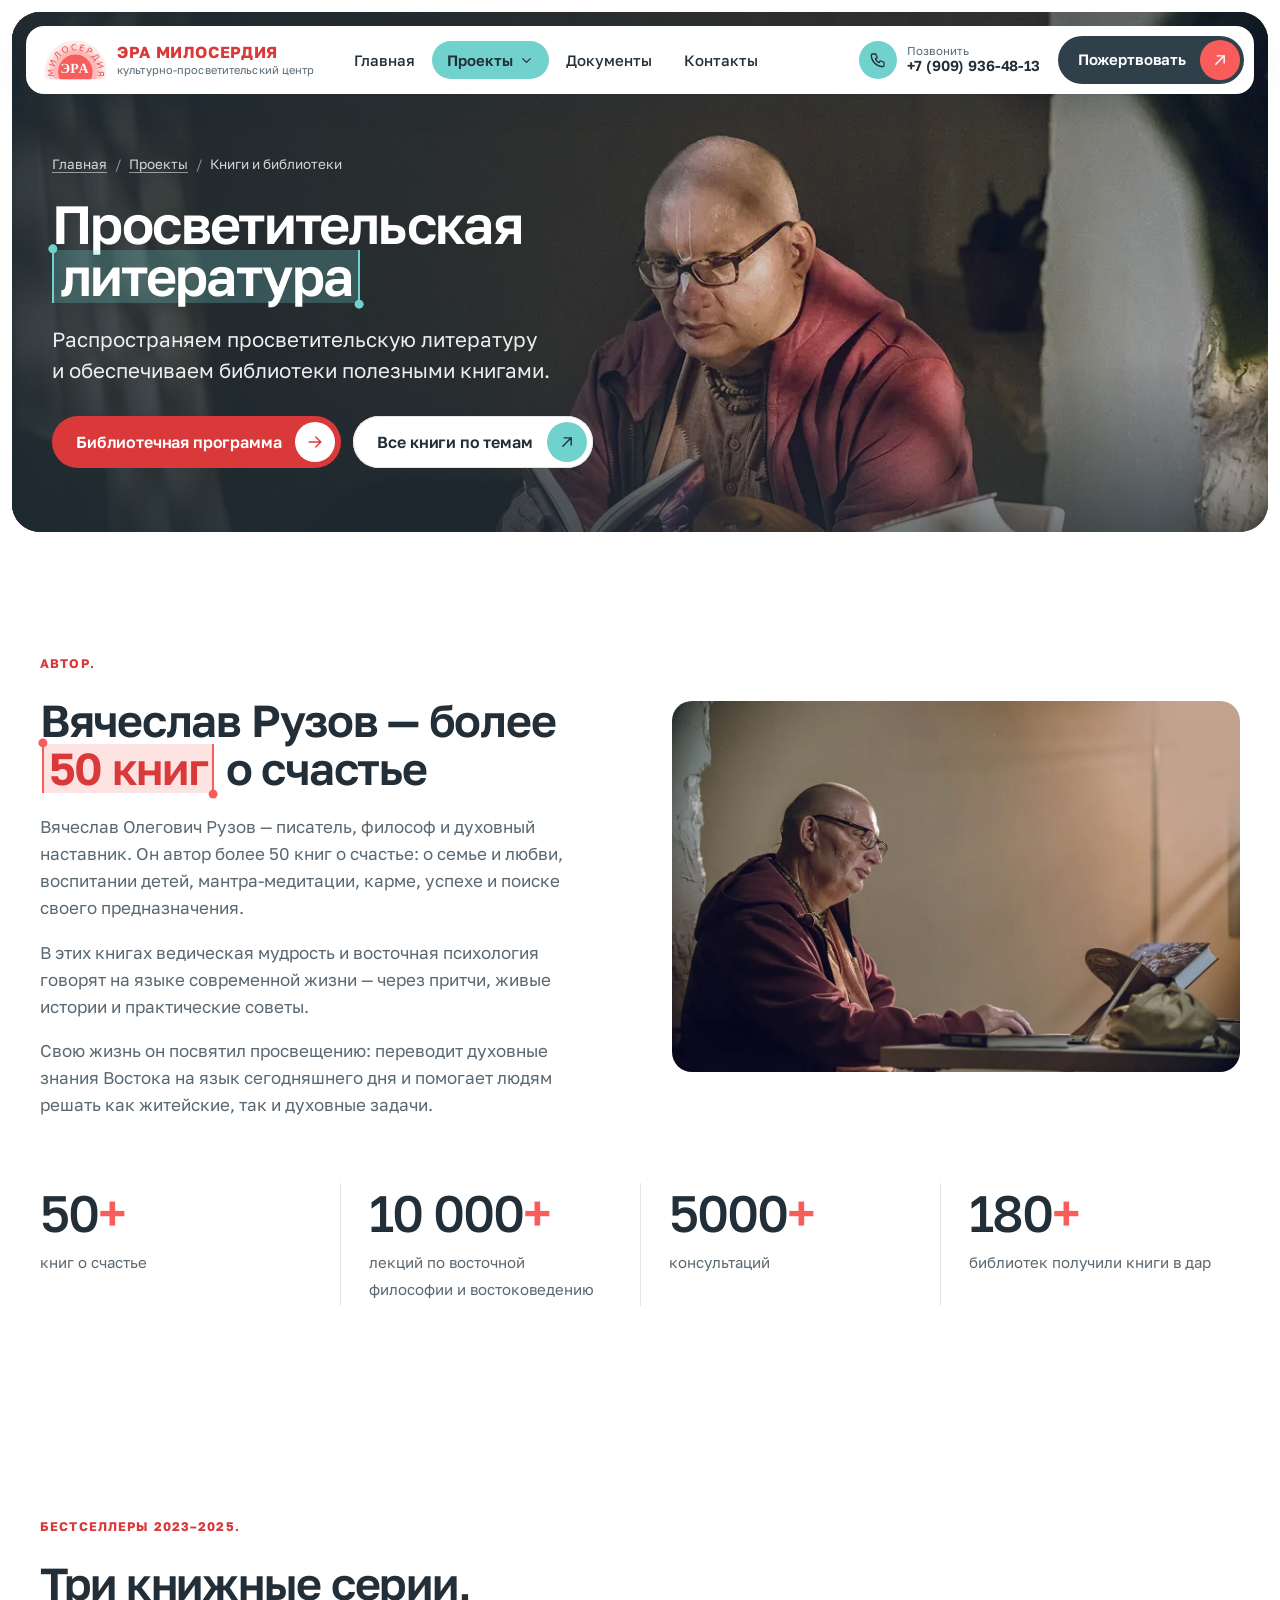
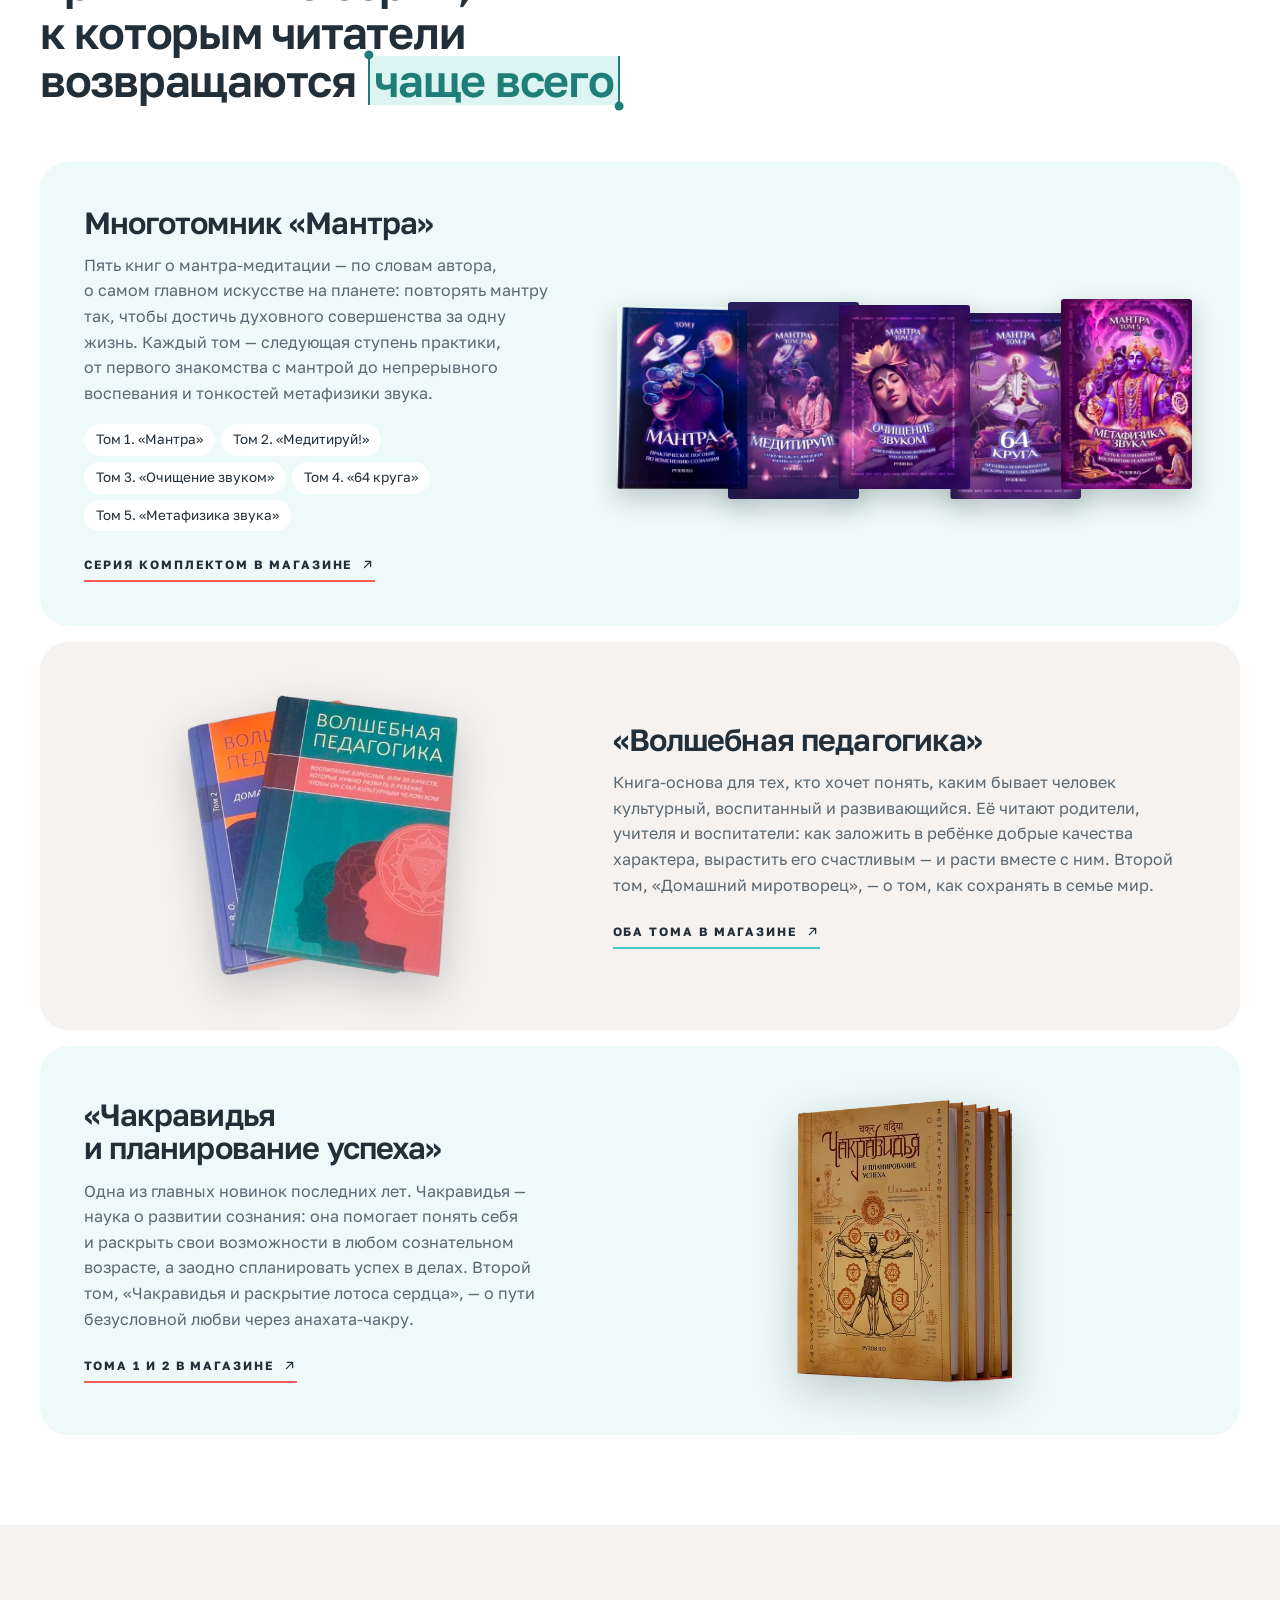
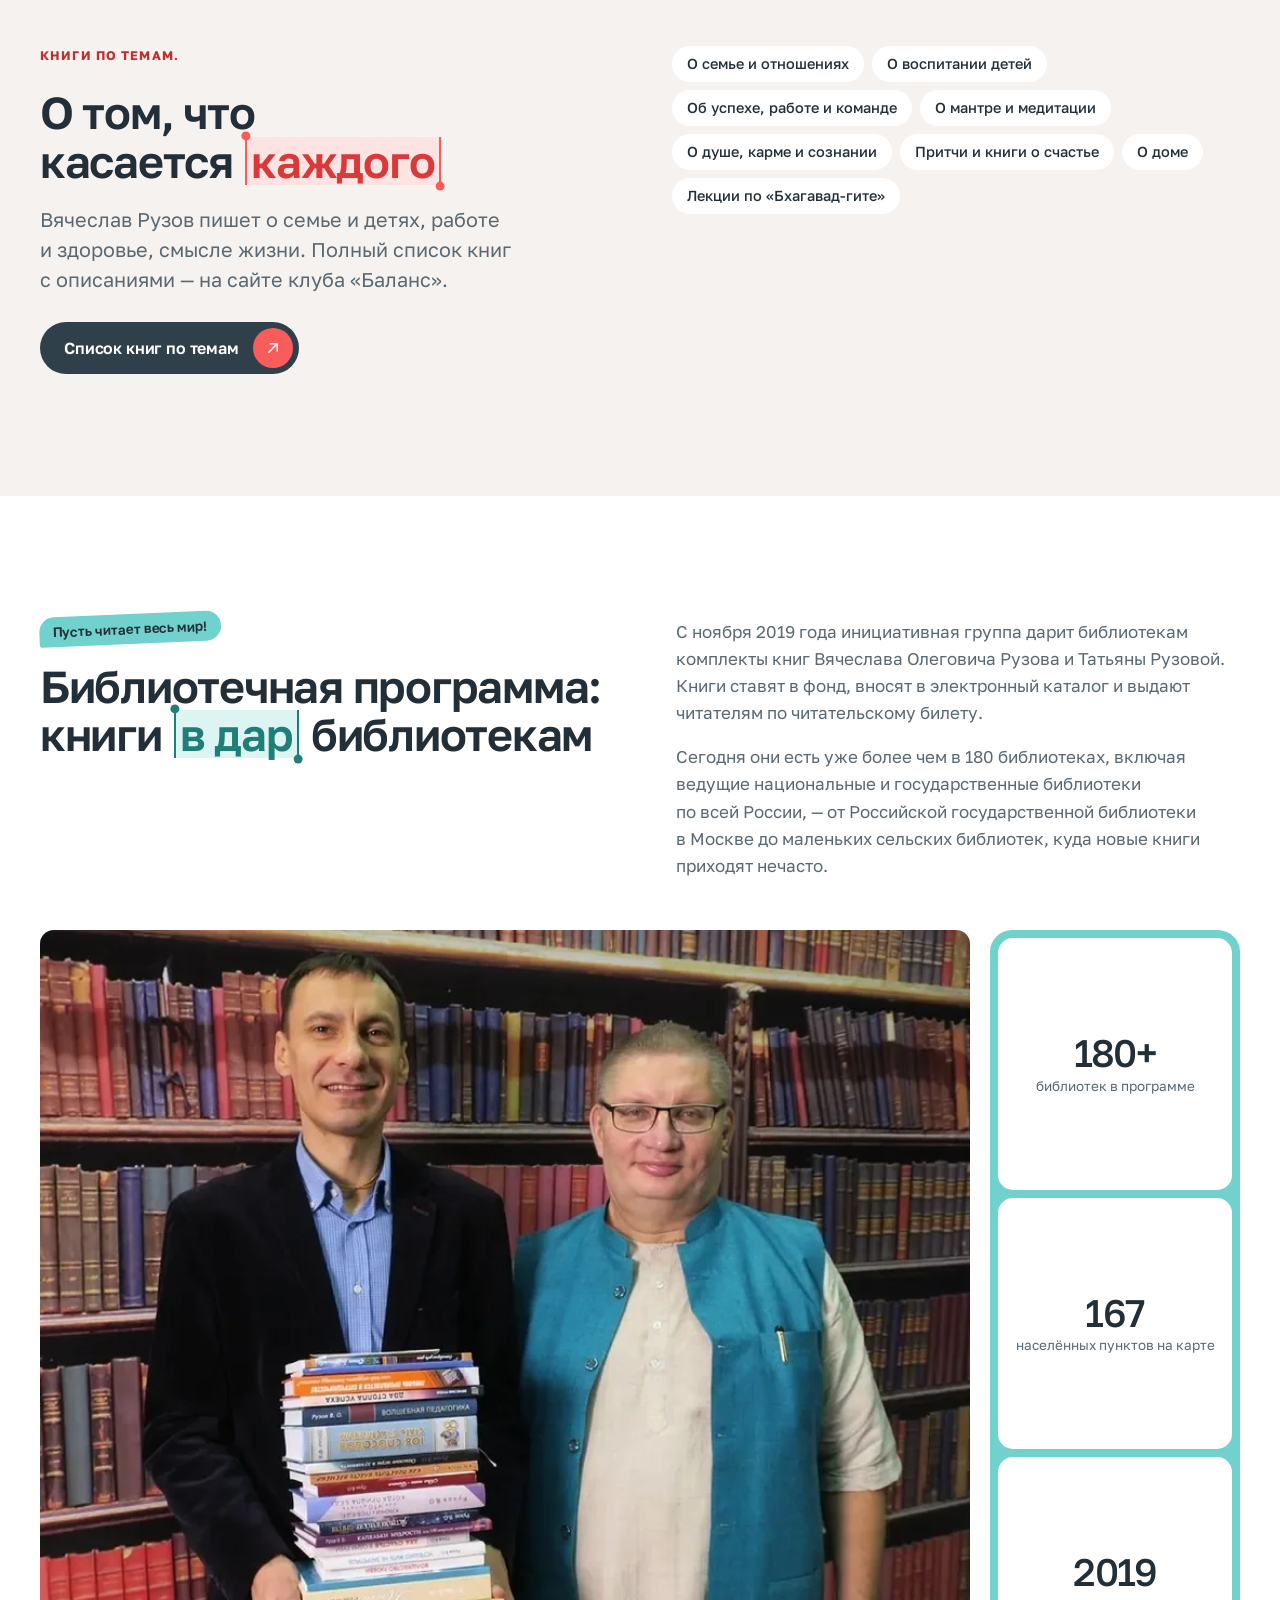
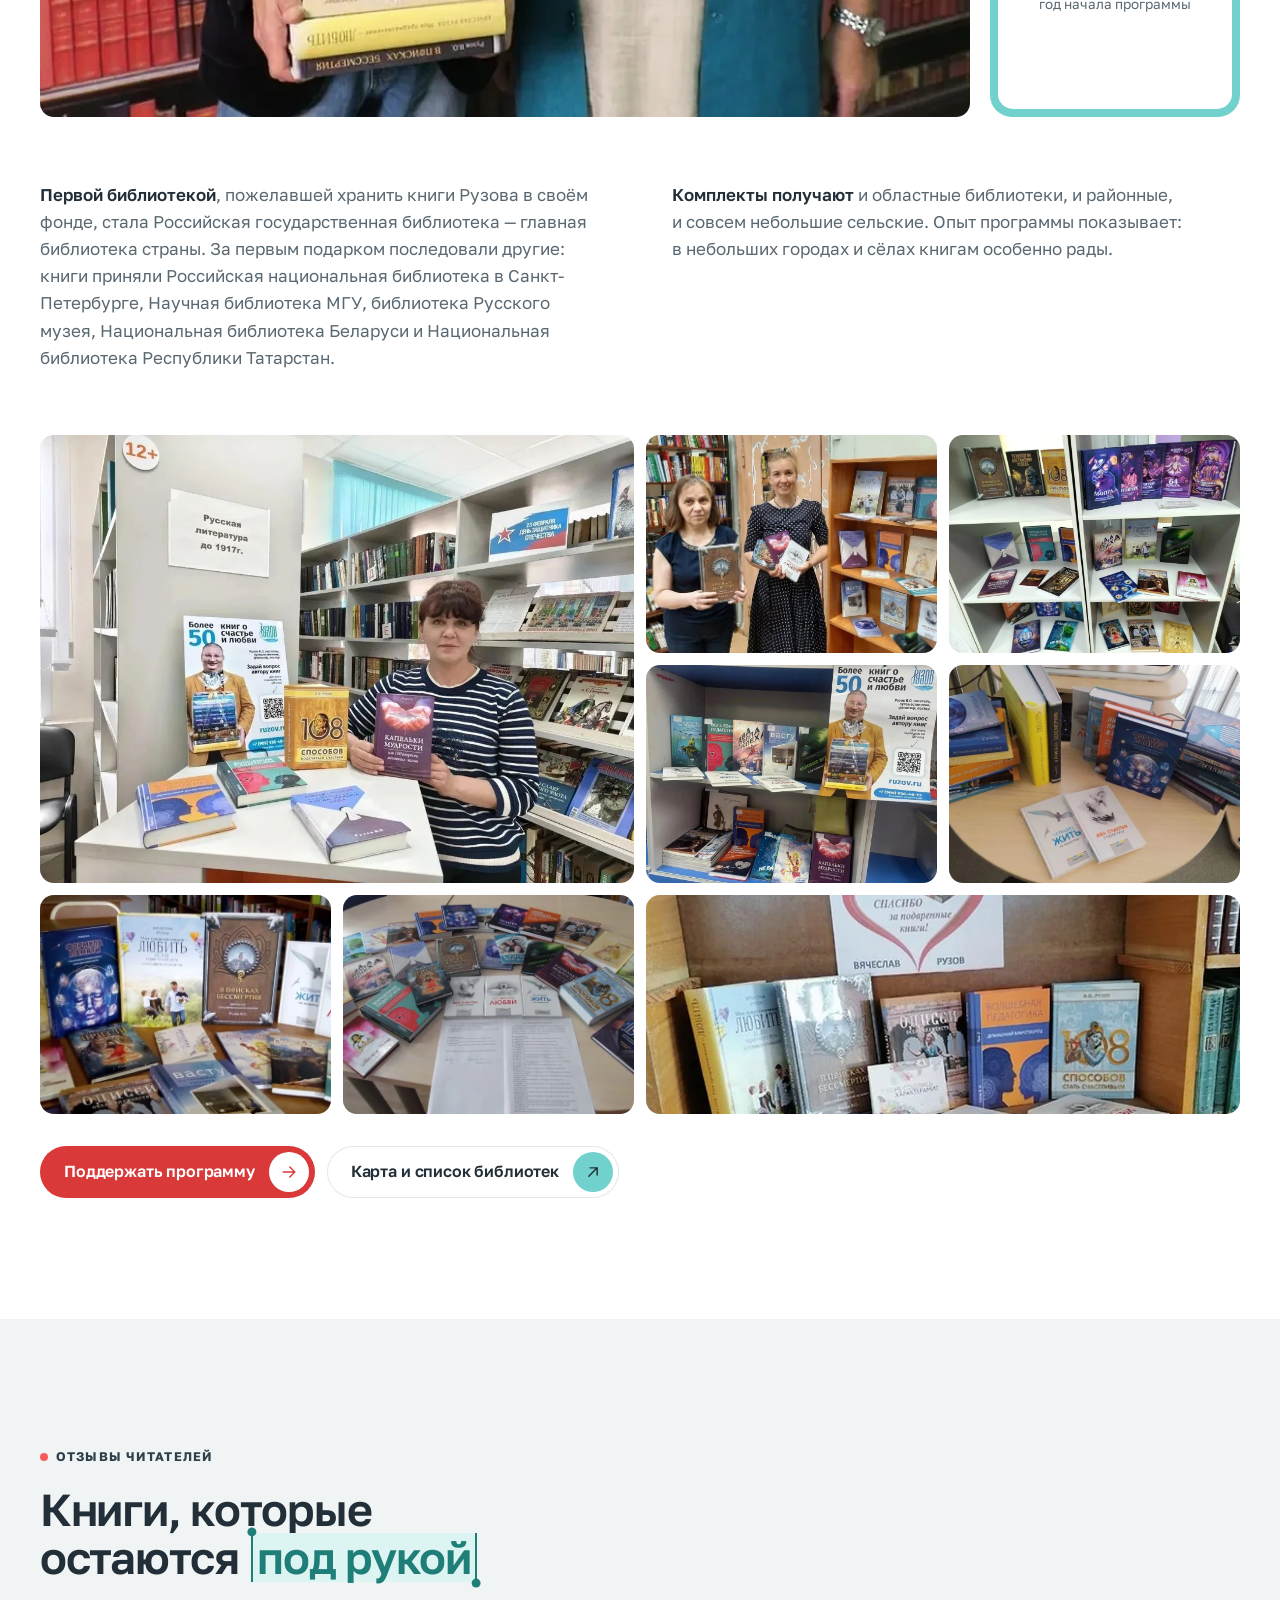
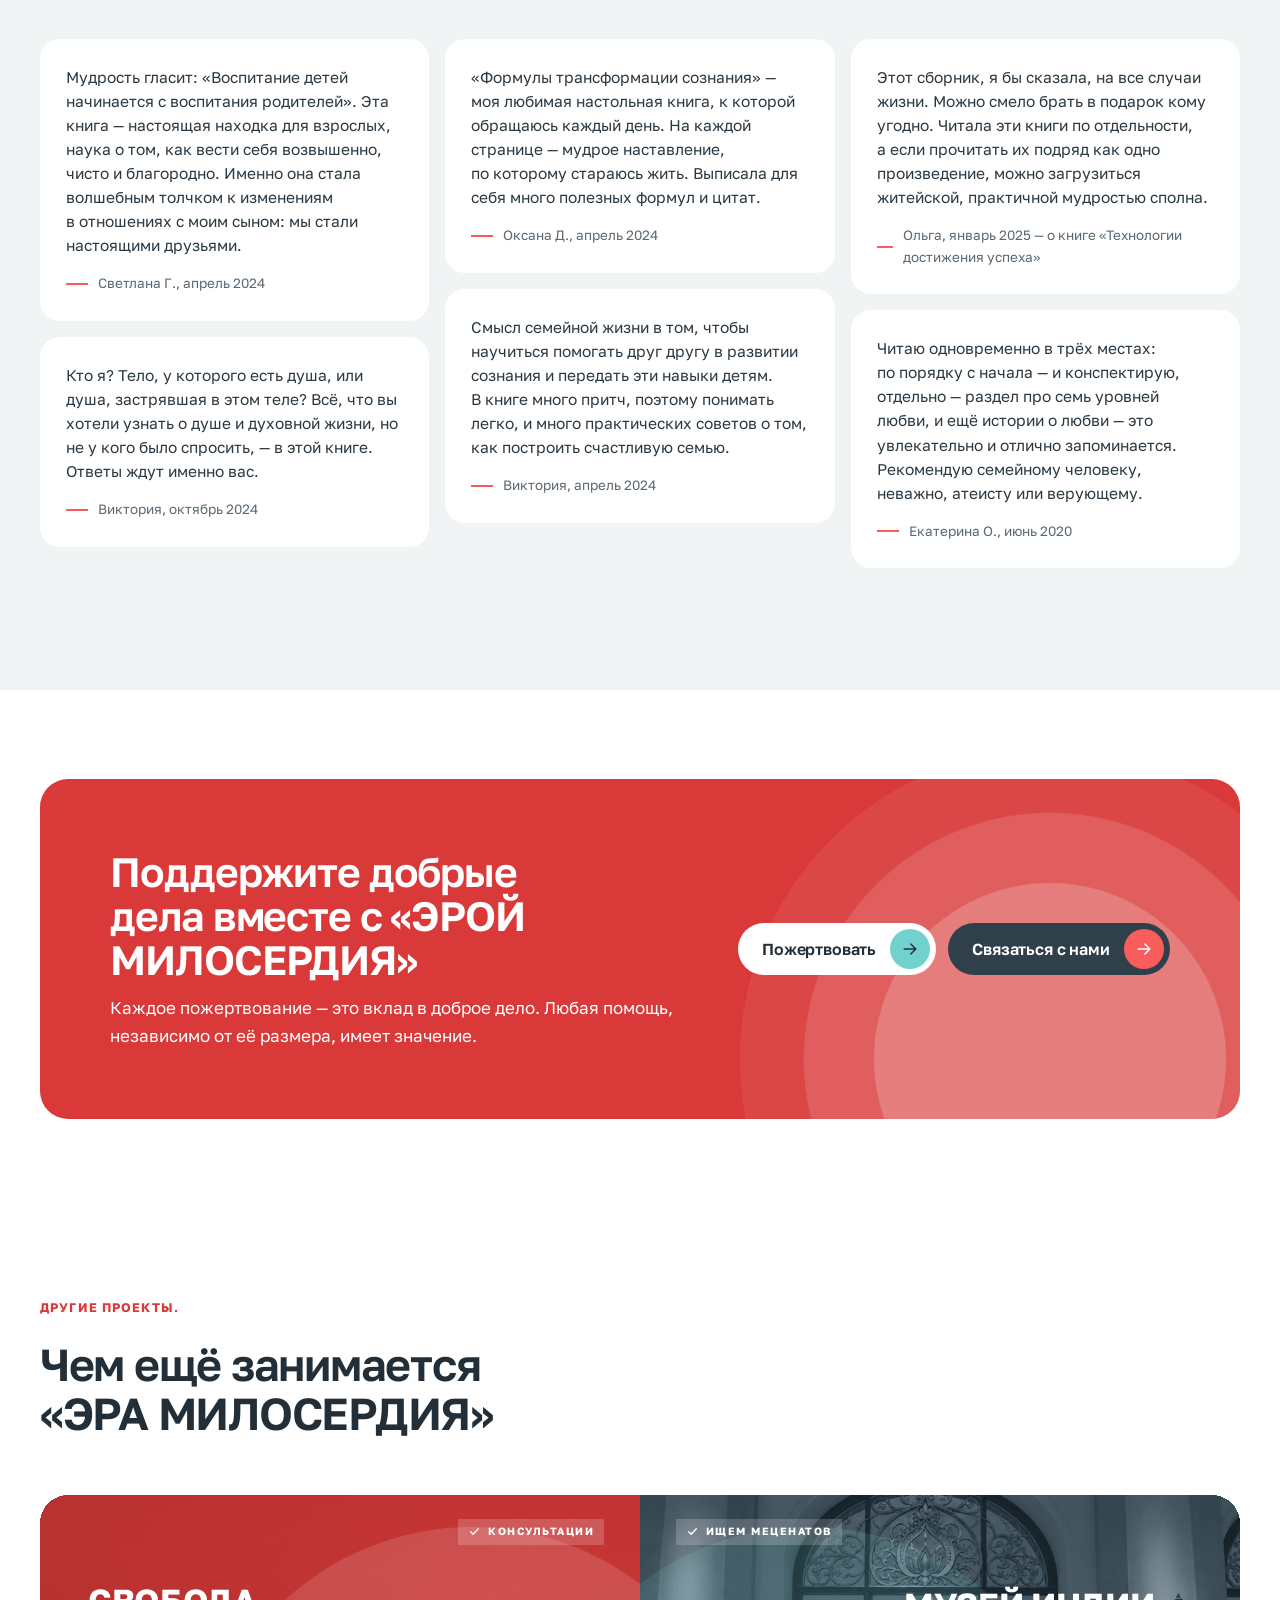
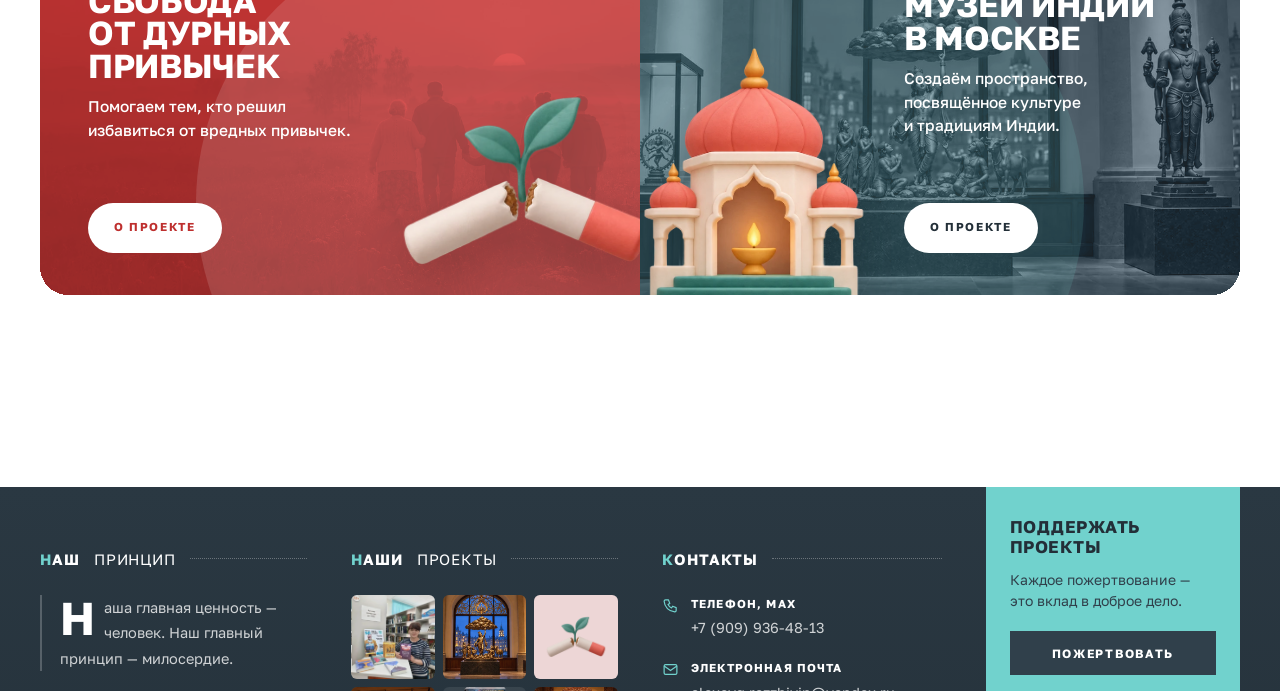
<file: knigi.html>
<!DOCTYPE html>
<html lang="ru">
<head>
<meta charset="utf-8">
<meta name="viewport" content="width=device-width, initial-scale=1">
<title>Книги и библиотечная программа — ЭРА МИЛОСЕРДИЯ</title>
<meta name="description" content="Просветительская литература: книги Вячеслава Рузова о счастье, семье и воспитании и библиотечная программа — комплекты книг в дар более чем 180 библиотекам России.">
<meta name="theme-color" content="#F85D5C">
<meta property="og:type" content="website">
<meta property="og:site_name" content="ЭРА МИЛОСЕРДИЯ">
<meta property="og:title" content="Книги и библиотечная программа — ЭРА МИЛОСЕРДИЯ">
<meta property="og:description" content="Просветительская литература: книги Вячеслава Рузова о счастье, семье и воспитании и библиотечная программа — комплекты книг в дар более чем 180 библиотекам России.">
<meta property="og:url" content="https://purewhitetony.github.io/era-miloserdia-main-site/knigi.html">
<meta property="og:image" content="https://purewhitetony.github.io/era-miloserdia-main-site/assets/img/og-image.jpg">
<meta name="twitter:card" content="summary_large_image">
<link rel="canonical" href="https://purewhitetony.github.io/era-miloserdia-main-site/knigi.html">
<link rel="icon" href="assets/img/favicon.png" type="image/png">
<link rel="apple-touch-icon" href="assets/img/apple-touch-icon.png">
<link rel="preload" href="assets/fonts/golos-text-cyrillic.woff2" as="font" type="font/woff2" crossorigin>
<link rel="stylesheet" href="assets/css/style.css?v=752a2253">
</head>
<body class="page-knigi">
<a class="skip" href="#main">К содержанию</a>

<!-- значки -->
<svg class="sprite" aria-hidden="true" focusable="false" width="0" height="0">
  <defs>
    <symbol id="i-arrow" viewBox="0 0 24 24"><path d="M5 12h14M13 6l6 6-6 6"/></symbol>
    <symbol id="i-arrow-ur" viewBox="0 0 24 24"><path d="M7 17 17 7M8.500 7H17v8.500"/></symbol>
    <symbol id="i-chevron" viewBox="0 0 24 24"><path d="m6 9 6 6 6-6"/></symbol>
    <symbol id="i-phone" viewBox="0 0 24 24"><path d="M5 4h4l2 5-2.500 1.500a11 11 0 0 0 5 5L15 13l5 2v4a2 2 0 0 1-2 2A16 16 0 0 1 3 6a2 2 0 0 1 2-2z"/></symbol>
    <symbol id="i-mail" viewBox="0 0 24 24"><rect x="3" y="5" width="18" height="14" rx="2"/><path d="m3.500 7.500 8.500 6 8.500-6"/></symbol>
    <symbol id="i-telegram" viewBox="0 0 24 24"><path d="M21 4 3 11l6 2 2 6 3-4 5 4 2-15z"/><path d="m9 13 8-5.500"/></symbol>
    <symbol id="i-chat" viewBox="0 0 24 24"><path d="M4 5h16v11H9.500L4 20V5z"/><path d="M8 9h8M8 12.500h5"/></symbol>
    <symbol id="i-download" viewBox="0 0 24 24"><path d="M12 4v11M7 10.500l5 5 5-5M5 20h14"/></symbol>
    <symbol id="i-eye" viewBox="0 0 24 24"><path d="M2 12s3.600-7 10-7 10 7 10 7-3.600 7-10 7S2 12 2 12z"/><circle cx="12" cy="12" r="3"/></symbol>
    <symbol id="i-file" viewBox="0 0 24 24"><path d="M6 3h8l4 4v14H6z"/><path d="M14 3v4h4M9 12h6M9 16h6"/></symbol>
    <symbol id="i-check" viewBox="0 0 24 24"><path d="m5 12.500 4.500 4.500L19 7"/></symbol>
    <symbol id="i-menu" viewBox="0 0 24 24"><path d="M4 7h16M4 12h16M4 17h16"/></symbol>
    <symbol id="i-close" viewBox="0 0 24 24"><path d="m6 6 12 12M18 6 6 18"/></symbol>
    <symbol id="i-heart" viewBox="0 0 24 24"><path d="M12 20s-7.500-4.600-7.500-10.200A4.200 4.200 0 0 1 12 7.300a4.200 4.200 0 0 1 7.500 2.500C19.500 15.400 12 20 12 20z"/></symbol>
    <symbol id="i-user" viewBox="0 0 24 24"><circle cx="12" cy="8" r="4"/><path d="M4 21a8 8 0 0 1 16 0"/></symbol>
    <symbol id="i-shield" viewBox="0 0 24 24"><path d="M12 3 5 6v6c0 4.500 3 7.500 7 9 4-1.500 7-4.500 7-9V6z"/><path d="m9 12 2.200 2.200L15.500 10"/></symbol>
    <symbol id="i-book" viewBox="0 0 24 24"><path d="M12 6.500C10 5 7 4.500 4 4.500v14c3 0 6 .5 8 2 2-1.500 5-2 8-2v-14c-3 0-6 .5-8 2zM12 6.500v14"/></symbol>
    <symbol id="i-building" viewBox="0 0 24 24"><path d="M3 21h18M5 21V10l7-5 7 5v11M9.500 21v-6h5v6"/></symbol>

    <!-- крупные двухцветные значки: линия 1 — основная, линия 2 — акцент -->
    <symbol id="f-potential" viewBox="0 0 48 48"><g class="l1"><path d="M24 42V22M24 31c-8 0-12.500-4.500-12.500-11.500 7.500 0 12.500 4.500 12.500 11.500zM24 24c0-7 4.500-11.500 11.500-11.500C35.500 19.500 31 24 24 24z"/></g><g class="l2"><path d="M15 42h18M38 30v6M35 33h6M9 8v5M6.500 10.500h5"/></g></symbol>
    <symbol id="f-values" viewBox="0 0 48 48"><g class="l1"><path d="M5 31h6l8 5h9a2.600 2.600 0 0 0 0-5.200h-6"/><path d="m28.500 35 9.500-4.200a2.700 2.700 0 0 1 2.300 4.900L27 42.500h-9.500L11 40H5"/></g><g class="l2"><path d="M24 25s-8-4.900-8-10.700A4.500 4.500 0 0 1 24 11.500a4.500 4.500 0 0 1 8 2.800C32 20.100 24 25 24 25z"/></g></symbol>
    <symbol id="f-health" viewBox="0 0 48 48"><g class="l1"><path d="M13 39c0-15 8.500-25 26-27 0 16.500-8.500 27-22 27h-4z"/><path d="M11 43c4-11 10.500-17.500 19-21.500"/></g><g class="l2"><circle cx="12" cy="13" r="4"/><path d="M12 4v2.500M12 19.500V22M3 13h2.500M18.500 13H21M5.600 6.600l1.800 1.800M16.600 17.600l1.800 1.800"/></g></symbol>
    <symbol id="f-heritage" viewBox="0 0 48 48"><g class="l1"><path d="M7 22h34L24 9 7 22zM11 22v16M19 22v16M29 22v16M37 22v16M8 38h32"/></g><g class="l2"><path d="M5 43h38"/><circle cx="24" cy="17" r="1.800"/><path d="M24 3v3"/></g></symbol>
    <symbol id="f-science" viewBox="0 0 48 48"><g class="l1"><path d="M18 6h12M20.500 6v13L9.500 38.500A3 3 0 0 0 12.100 43h23.800a3 3 0 0 0 2.600-4.500L27.500 19V6"/></g><g class="l2"><path d="M15.500 31h17"/><circle cx="21" cy="36.500" r="1.500"/><circle cx="28" cy="35" r="1"/></g></symbol>
    <symbol id="f-lotus" viewBox="0 0 48 48"><g class="l1"><path d="M24 11c5.500 6.500 5.500 15 0 21.500-5.500-6.500-5.500-15 0-21.500z"/><path d="M24 32.500c-8.500 0-14.500-5-16.500-12.500 6.500 0 12.500 4 16.500 12.500zM24 32.500c8.500 0 14.500-5 16.500-12.500-6.500 0-12.500 4-16.500 12.500z"/></g><g class="l2"><path d="M9 38.500h30M16 43h16"/></g></symbol>
    <symbol id="f-practice" viewBox="0 0 48 48"><g class="l1"><path d="M17 9h-5v33h24V9h-5"/><path d="M17 6h14v7H17z"/></g><g class="l2"><path d="m18 27.500 4.500 4.500L31 22"/></g></symbol>
    <symbol id="f-people" viewBox="0 0 48 48"><g class="l1"><circle cx="18" cy="16" r="6"/><path d="M6 40c0-7 5-12 12-12s12 5 12 12"/></g><g class="l2"><circle cx="34" cy="18" r="4.500"/><path d="M33 28.500c5.500 0 9.500 4 9.500 10"/></g></symbol>
    <symbol id="f-idea" viewBox="0 0 48 48"><g class="l1"><path d="M18.500 31c-3.500-2.200-5.500-6-5.500-10.500a11 11 0 0 1 22 0c0 4.500-2 8.300-5.500 10.500v4h-11v-4z"/></g><g class="l2"><path d="M19.500 39.500h9M21.500 43.500h5M24 3v3M8 8l2 2M40 8l-2 2"/></g></symbol>
    <symbol id="f-org" viewBox="0 0 48 48"><g class="l1"><path d="M10 42V15l14-7 14 7v27M5 42h38"/></g><g class="l2"><path d="M18 21h4M26 21h4M18 28h4M26 28h4M21 42v-7h6v7"/></g></symbol>
    <symbol id="f-key" viewBox="0 0 48 48"><g class="l1"><circle cx="15" cy="24" r="8"/><path d="M23 24h20M36 24v6M42 24v4"/></g><g class="l2"><circle cx="15" cy="24" r="2.500"/></g></symbol>
    <symbol id="f-roller" viewBox="0 0 48 48"><g class="l1"><path d="M8 9h26v9H8zM34 13.500h6V25H24v5"/></g><g class="l2"><path d="M20.500 30h7v13h-7z"/></g></symbol>
    <symbol id="f-lamp" viewBox="0 0 48 48"><g class="l1"><path d="M16 7h16l6 17H10L16 7zM24 24v15"/></g><g class="l2"><path d="M15 42h18M30 28v5"/></g></symbol>
    <symbol id="f-form" viewBox="0 0 48 48"><g class="l1"><path d="M11 6h18l8 8v28H11z"/><path d="M29 6v8h8"/></g><g class="l2"><path d="M17 23h14M17 29h14M17 35h8"/></g></symbol>
    <symbol id="f-call" viewBox="0 0 48 48"><g class="l1"><path d="M9 9h8l4 9-5 3a21 21 0 0 0 10 10l3-5 9 4v7a4 4 0 0 1-4 4C17 41 7 31 5 13a4 4 0 0 1 4-4z"/></g><g class="l2"><path d="M29 7a12 12 0 0 1 12 12M29 13a6 6 0 0 1 6 6"/></g></symbol>
    <symbol id="f-gift" viewBox="0 0 48 48"><g class="l1"><path d="M8 20h32v7H8zM11 27v15h26V27M24 20v22"/></g><g class="l2"><path d="M24 20c-3-8-11-9-11-4.500S19 20 24 20zM24 20c3-8 11-9 11-4.500S29 20 24 20z"/></g></symbol>
  </defs>
</svg>

<header class="nav" id="top">
  <div class="nav__bar">
    <a class="brand" href="index.html" aria-label="ЭРА МИЛОСЕРДИЯ — на главную">
      <img class="brand__mark" src="assets/img/logo-mark.webp" width="440" height="284" alt="">
      <span class="brand__text"><b>ЭРА МИЛОСЕРДИЯ</b><small>культурно-просветительский центр</small></span>
    </a>

    <nav class="menu" id="menu" aria-label="Основное меню">
      <a class="menu__link" href="index.html">Главная</a>
      <div class="menu__group">
        <button class="menu__link menu__toggle is-active" type="button" aria-expanded="false" aria-controls="menu-proekty">Проекты <svg class="ic ic--sm"><use href="#i-chevron"/></svg></button>
        <div class="menu__drop" id="menu-proekty">
          <a href="knigi.html"><b>Книги и библиотеки</b><small>Просветительская литература</small></a>
          <a href="durnye-privychki.html"><b>Свобода от дурных привычек</b><small>Центр помощи</small></a>
          <a href="muzey-indii.html"><b>Музей Индии</b><small>Культурный центр в Москве</small></a>
        </div>
      </div>
      <a class="menu__link" href="dokumenty.html">Документы</a>
      <a class="menu__link" href="kontakty.html">Контакты</a>
      <a class="btn btn--primary menu__donate" href="pozhertvovat.html">Пожертвовать <span class="btn__chip"><svg class="ic"><use href="#i-arrow"/></svg></span></a>
    </nav>

    <a class="nav__call" href="tel:+79099364813">
      <span class="nav__call-ic"><svg class="ic"><use href="#i-phone"/></svg></span>
      <span class="nav__call-text"><small>Позвонить</small><b>+7 (909) 936-48-13</b></span>
    </a>
    <a class="btn btn--dark nav__donate" href="pozhertvovat.html">Пожертвовать <span class="btn__chip"><svg class="ic"><use href="#i-arrow-ur"/></svg></span></a>
    <button class="nav__burger" type="button" aria-label="Открыть меню" aria-expanded="false" aria-controls="menu">
      <svg class="ic ic--open"><use href="#i-menu"/></svg><svg class="ic ic--close"><use href="#i-close"/></svg>
    </button>
  </div>
</header>

<main id="main">
<section class="hero hero--page hero--face">
  <img class="hero__img" src="assets/img/knigi/hero.webp" alt="" width="1200" height="793" fetchpriority="high">
  <div class="container hero__in">
    <div class="hero__main">
      <nav class="crumbs" aria-label="Вы здесь"><a href="index.html">Главная</a><span aria-hidden="true">/</span><a href="index.html#proekty">Проекты</a><span aria-hidden="true">/</span><span>Книги и библиотеки</span></nav>
      <h1 class="hero__title">Просветительская <span class="hl hl--onphoto">литература</span></h1>
      <p class="hero__lead">Распространяем просветительскую литературу и&nbsp;обеспечиваем библиотеки полезными книгами.</p>
      <div class="actions">
        <a class="btn btn--primary" href="#biblioteki">Библиотечная программа <span class="btn__chip"><svg class="ic"><use href="#i-arrow"/></svg></span></a>
        <a class="btn btn--light" href="https://club-balance.ru/knigi-ruzova.html" target="_blank" rel="noopener">Все книги по&nbsp;темам <span class="btn__chip"><svg class="ic"><use href="#i-arrow-ur"/></svg></span></a>
      </div>
    </div>
  </div>
</section>

<section class="section">
  <div class="container">
    <div class="split">
      <div class="reveal">
        <span class="eyebrow">Автор.</span>
        <h2 class="h2">Вячеслав Рузов&nbsp;— более <span class="hl hl--coral">50&nbsp;книг</span> о&nbsp;счастье</h2>
        <div class="prose">
          <p>Вячеслав Олегович Рузов&nbsp;— писатель, философ и&nbsp;духовный наставник. Он автор более 50&nbsp;книг о&nbsp;счастье: о&nbsp;семье и&nbsp;любви, воспитании детей, мантра-медитации, карме, успехе и&nbsp;поиске своего предназначения.</p>
          <p>В&nbsp;этих книгах ведическая мудрость и&nbsp;восточная психология говорят на&nbsp;языке современной жизни&nbsp;— через притчи, живые истории и&nbsp;практические советы.</p>
          <p>Свою жизнь он посвятил просвещению: переводит духовные знания Востока на&nbsp;язык сегодняшнего дня и&nbsp;помогает людям решать как житейские, так и&nbsp;духовные задачи.</p>
        </div>
      </div>
      <figure class="split__media reveal" style="--d:.1s">
        <img src="assets/img/knigi/ruzov-pisatel.webp" alt="Вячеслав Олегович Рузов за работой над книгой" width="1200" height="783" loading="lazy">
      </figure>
    </div>

    <div class="stats mt-l reveal">
      <div class="stat"><b>50<i>+</i></b><span>книг о&nbsp;счастье</span></div>
      <div class="stat"><b>10&nbsp;000<i>+</i></b><span>лекций по&nbsp;восточной философии и&nbsp;востоковедению</span></div>
      <div class="stat"><b>5000<i>+</i></b><span>консультаций</span></div>
      <div class="stat"><b>180<i>+</i></b><span>библиотек получили книги в&nbsp;дар</span></div>
    </div>
  </div>
</section>

<section class="section section--tight" id="bestsellery">
  <div class="container">
    <div class="section__head">
      <div class="reveal">
        <span class="eyebrow">Бестселлеры 2023–2025.</span>
        <h2 class="h2">Три книжные серии, к&nbsp;которым читатели возвращаются <span class="hl">чаще всего</span></h2>
      </div>
    </div>

    <article class="book reveal">
      <div class="book__covers book__covers--fan">
        <img src="assets/img/knigi/mantra-tom-1.webp" alt="Обложка книги «Мантра»" width="286" height="397" loading="lazy">
        <img src="assets/img/knigi/mantra-tom-2-meditiruj.webp" alt="Обложка книги «Медитируй!»" width="267" height="400" loading="lazy">
        <img src="assets/img/knigi/mantra-tom-3-ochishchenie-zvukom.webp" alt="Обложка книги «Очищение звуком»" width="286" height="400" loading="lazy">
        <img src="assets/img/knigi/mantra-tom-4-64-kruga.webp" alt="Обложка книги «64 круга»" width="282" height="400" loading="lazy">
        <img src="assets/img/knigi/mantra-tom-5-metafizika-zvuka.webp" alt="Обложка книги «Метафизика звука»" width="276" height="399" loading="lazy">
      </div>
      <div>
        <h3>Многотомник «Мантра»</h3>
        <p>Пять книг о&nbsp;мантра-медитации&nbsp;— по&nbsp;словам автора, о&nbsp;самом главном искусстве на&nbsp;планете: повторять мантру так, чтобы достичь духовного совершенства за&nbsp;одну жизнь. Каждый том&nbsp;— следующая ступень практики, от&nbsp;первого знакомства с&nbsp;мантрой до&nbsp;непрерывного воспевания и&nbsp;тонкостей метафизики звука.</p>
        <div class="vols">
          <a href="https://dobro-shop.com/product/mantra-kniga-ruzova/" target="_blank" rel="noopener">Том&nbsp;1. «Мантра»</a>
          <a href="https://dobro-shop.com/product/mantra-2-meditiruy-kniga-ruzov/" target="_blank" rel="noopener">Том&nbsp;2. «Медитируй!»</a>
          <a href="https://dobro-shop.com/product/ochishchyeniye-zvukom-effektivnaya-transformatsiya-uma-i-serdtsa-mantra-ruzov/" target="_blank" rel="noopener">Том&nbsp;3. «Очищение звуком»</a>
          <a href="https://dobro-shop.com/product/64-kruga-mantra-ruzov/" target="_blank" rel="noopener">Том&nbsp;4. «64&nbsp;круга»</a>
          <a href="https://dobro-shop.com/product/metafizika-zvuka-mantra-ruzov/" target="_blank" rel="noopener">Том&nbsp;5. «Метафизика звука»</a>
        </div>
        <div class="actions"><a class="ulink" href="https://dobro-shop.com/product/nabor-knig-ruzov-mantra-5/" target="_blank" rel="noopener">Серия комплектом в&nbsp;магазине <svg class="ic ic--sm"><use href="#i-arrow-ur"/></svg></a></div>
      </div>
    </article>

    <article class="book reveal">
      <div class="book__covers book__covers--single">
        <img src="assets/img/knigi/volshebnaya-pedagogika.webp" alt="Книги «Волшебная педагогика», тома 1 и 2" width="440" height="458" loading="lazy">
      </div>
      <div>
        <h3>«Волшебная педагогика»</h3>
        <p>Книга-основа для тех, кто хочет понять, каким бывает человек культурный, воспитанный и&nbsp;развивающийся. Её читают родители, учителя и&nbsp;воспитатели: как заложить в&nbsp;ребёнке добрые качества характера, вырастить его счастливым&nbsp;— и&nbsp;расти вместе с&nbsp;ним. Второй том, «Домашний миротворец»,&nbsp;— о&nbsp;том, как сохранять в&nbsp;семье мир.</p>
        <div class="actions"><a class="ulink ulink--teal" href="https://dobro-shop.com/product/nabor-knig-ruzova-volshebnaya-pedagogika/" target="_blank" rel="noopener">Оба тома в&nbsp;магазине <svg class="ic ic--sm"><use href="#i-arrow-ur"/></svg></a></div>
      </div>
    </article>

    <article class="book reveal">
      <div class="book__covers book__covers--single">
        <img src="assets/img/knigi/chakravidya.webp" alt="Книга «Чакравидья»" width="397" height="520" loading="lazy">
      </div>
      <div>
        <h3>«Чакравидья и&nbsp;планирование успеха»</h3>
        <p>Одна из&nbsp;главных новинок последних лет. Чакравидья&nbsp;— наука о&nbsp;развитии сознания: она помогает понять себя и&nbsp;раскрыть свои возможности в&nbsp;любом сознательном возрасте, а&nbsp;заодно спланировать успех в&nbsp;делах. Второй том, «Чакравидья и&nbsp;раскрытие лотоса сердца»,&nbsp;— о&nbsp;пути безусловной любви через анахата-чакру.</p>
        <div class="actions"><a class="ulink" href="https://dobro-shop.com/product/chakravidya-sbornik-knig-ruzov/" target="_blank" rel="noopener">Тома 1 и&nbsp;2 в&nbsp;магазине <svg class="ic ic--sm"><use href="#i-arrow-ur"/></svg></a></div>
      </div>
    </article>
  </div>
</section>

<section class="section section--warm" id="temy">
  <div class="container">
    <div class="split split--top">
      <div class="reveal">
        <span class="eyebrow">Книги по&nbsp;темам.</span>
        <h2 class="h2">О&nbsp;том, что касается <span class="hl hl--coral">каждого</span></h2>
        <p class="lead">Вячеслав Рузов пишет о&nbsp;семье и&nbsp;детях, работе и&nbsp;здоровье, смысле жизни. Полный список книг с&nbsp;описаниями&nbsp;— на&nbsp;сайте клуба «Баланс».</p>
        <div class="actions">
          <a class="btn btn--dark" href="https://club-balance.ru/knigi-ruzova.html" target="_blank" rel="noopener">Список книг по&nbsp;темам <span class="btn__chip"><svg class="ic"><use href="#i-arrow-ur"/></svg></span></a>
        </div>
      </div>
      <div class="chips reveal" style="--d:.1s">
        <span class="chip">О&nbsp;семье и&nbsp;отношениях</span>
        <span class="chip">О&nbsp;воспитании детей</span>
        <span class="chip">Об&nbsp;успехе, работе и&nbsp;команде</span>
        <span class="chip">О&nbsp;мантре и&nbsp;медитации</span>
        <span class="chip">О&nbsp;душе, карме и&nbsp;сознании</span>
        <span class="chip">Притчи и&nbsp;книги о&nbsp;счастье</span>
        <span class="chip">О&nbsp;доме</span>
        <span class="chip">Лекции по&nbsp;«Бхагавад-гите»</span>
      </div>
    </div>
  </div>
</section>

<section class="section" id="biblioteki">
  <div class="container">
    <div class="story__head">
      <div class="reveal">
        <span class="petal">Пусть читает весь мир!</span>
        <h2 class="h2">Библиотечная программа: книги <span class="hl">в&nbsp;дар</span> библиотекам</h2>
      </div>
      <div class="prose reveal" style="--d:.1s">
        <p>С&nbsp;ноября 2019&nbsp;года инициативная группа дарит библиотекам комплекты книг Вячеслава Олеговича Рузова и&nbsp;Татьяны Рузовой. Книги ставят в&nbsp;фонд, вносят в&nbsp;электронный каталог и&nbsp;выдают читателям по&nbsp;читательскому билету.</p>
        <p>Сегодня они есть уже более чем в&nbsp;180&nbsp;библиотеках, включая ведущие национальные и&nbsp;государственные библиотеки по&nbsp;всей России,&nbsp;— от&nbsp;Российской государственной библиотеки в&nbsp;Москве до&nbsp;маленьких сельских библиотек, куда новые книги приходят нечасто.</p>
      </div>
    </div>
    <div class="story__body reveal">
      <figure class="story__photo">
        <picture>
          <source media="(max-width:620px)" srcset="assets/img/knigi/rgb-left.webp" width="860" height="727">
          <img src="assets/img/knigi/rgb.webp" alt="Вячеслав Олегович Рузов передаёт комплект книг в дар Российской государственной библиотеке" width="1400" height="727" loading="lazy">
        </picture>
      </figure>
      <div class="callouts">
        <div class="callout"><b>180+</b><span>библиотек в&nbsp;программе</span></div>
        <div class="callout"><b>167</b><span>населённых пунктов на&nbsp;карте</span></div>
        <div class="callout"><b>2019</b><span>год начала программы</span></div>
      </div>
    </div>

    <div class="split split--top mt-l">
      <div class="prose reveal">
        <p><strong>Первой библиотекой</strong>, пожелавшей хранить книги Рузова в&nbsp;своём фонде, стала Российская государственная библиотека&nbsp;— главная библиотека страны. За&nbsp;первым подарком последовали другие: книги приняли Российская национальная библиотека в&nbsp;Санкт-Петербурге, Научная библиотека МГУ, библиотека Русского музея, Национальная библиотека Беларуси и&nbsp;Национальная библиотека Республики Татарстан.</p>
      </div>
      <div class="prose reveal" style="--d:.1s">
        <p><strong>Комплекты получают</strong> и&nbsp;областные библиотеки, и&nbsp;районные, и&nbsp;совсем небольшие сельские. Опыт программы показывает: в&nbsp;небольших городах и&nbsp;сёлах книгам особенно рады.</p>
      </div>
    </div>

    <div class="gallery mt-l reveal">
      <figure class="g-big"><img src="assets/img/knigi/bibliotekar-s-knigami-ruzova.webp" alt="Библиотекарь с книгами Рузова" width="1000" height="750" loading="lazy"></figure>
      <figure><img src="assets/img/knigi/sotrudnicy-biblioteki-s-knigami.webp" alt="Сотрудницы библиотеки с подаренными книгами" width="800" height="450" loading="lazy"></figure>
      <figure><img src="assets/img/knigi/vitrina-knig-ruzovyh.webp" alt="Витрина с книгами в библиотеке" width="1000" height="751" loading="lazy"></figure>
      <figure><img src="assets/img/knigi/stend-50-knig-o-schaste.webp" alt="Стенд «Более 50 книг о счастье и любви»" width="1000" height="750" loading="lazy"></figure>
      <figure><img src="assets/img/knigi/knigi-v-chitalnom-zale.webp" alt="Книги в читальном зале" width="800" height="450" loading="lazy"></figure>
      <figure><img src="assets/img/knigi/vystavka-knig-ruzova.webp" alt="Выставка книг в библиотеке" width="800" height="450" loading="lazy"></figure>
      <figure><img src="assets/img/knigi/komplekt-poluchen-bibliotekoj.webp" alt="Комплект получен библиотекой" width="800" height="450" loading="lazy"></figure>
      <figure class="g-wide"><img src="assets/img/knigi/polka-spasibo-za-knigi.webp" alt="Полка с книгами и благодарностью за подарок" width="800" height="450" loading="lazy"></figure>
    </div>

    <div class="actions mt-m reveal">
      <a class="btn btn--primary" href="pozhertvovat.html">Поддержать программу <span class="btn__chip"><svg class="ic"><use href="#i-arrow"/></svg></span></a>
      <a class="btn btn--light" href="https://club-balance.ru/bibliotechnaya-programma.html" target="_blank" rel="noopener">Карта и&nbsp;список библиотек <span class="btn__chip"><svg class="ic"><use href="#i-arrow-ur"/></svg></span></a>
    </div>
  </div>
</section>

<section class="section section--cool" id="otzyvy">
  <div class="container">
    <div class="section__head">
      <div class="reveal">
        <span class="dot-label">Отзывы читателей</span>
        <h2 class="h2">Книги, которые остаются <span class="hl">под&nbsp;рукой</span></h2>
      </div>
    </div>
    <div class="reviews">
      <blockquote class="review reveal">
        <p>Мудрость гласит: «Воспитание детей начинается с&nbsp;воспитания родителей». Эта книга&nbsp;— настоящая находка для взрослых, наука о&nbsp;том, как вести себя возвышенно, чисто и&nbsp;благородно. Именно она стала волшебным толчком к&nbsp;изменениям в&nbsp;отношениях с&nbsp;моим сыном: мы стали настоящими друзьями.</p>
        <footer>Светлана&nbsp;Г., апрель 2024</footer>
      </blockquote>
      <blockquote class="review reveal" style="--d:.08s">
        <p>Кто я? Тело, у&nbsp;которого есть душа, или душа, застрявшая в&nbsp;этом теле? Всё, что вы хотели узнать о&nbsp;душе и&nbsp;духовной жизни, но не&nbsp;у&nbsp;кого было спросить,&nbsp;— в&nbsp;этой книге. Ответы ждут именно вас.</p>
        <footer>Виктория, октябрь 2024</footer>
      </blockquote>
      <blockquote class="review reveal" style="--d:.16s">
        <p>«Формулы трансформации сознания»&nbsp;— моя любимая настольная книга, к&nbsp;которой обращаюсь каждый день. На&nbsp;каждой странице&nbsp;— мудрое наставление, по&nbsp;которому стараюсь жить. Выписала для себя много полезных формул и&nbsp;цитат.</p>
        <footer>Оксана&nbsp;Д., апрель 2024</footer>
      </blockquote>
      <blockquote class="review reveal">
        <p>Смысл семейной жизни в&nbsp;том, чтобы научиться помогать друг другу в&nbsp;развитии сознания и&nbsp;передать эти навыки детям. В&nbsp;книге много притч, поэтому понимать легко, и&nbsp;много практических советов о&nbsp;том, как построить счастливую семью.</p>
        <footer>Виктория, апрель 2024</footer>
      </blockquote>
      <blockquote class="review reveal" style="--d:.08s">
        <p>Этот сборник, я&nbsp;бы сказала, на&nbsp;все случаи жизни. Можно смело брать в&nbsp;подарок кому угодно. Читала эти книги по&nbsp;отдельности, а&nbsp;если прочитать их подряд как одно произведение, можно загрузиться житейской, практичной мудростью сполна.</p>
        <footer>Ольга, январь 2025&nbsp;— о&nbsp;книге «Технологии достижения успеха»</footer>
      </blockquote>
      <blockquote class="review reveal" style="--d:.16s">
        <p>Читаю одновременно в&nbsp;трёх местах: по&nbsp;порядку с&nbsp;начала&nbsp;— и&nbsp;конспектирую, отдельно&nbsp;— раздел про семь уровней любви, и&nbsp;ещё истории о&nbsp;любви&nbsp;— это увлекательно и&nbsp;отлично запоминается. Рекомендую семейному человеку, неважно, атеисту или верующему.</p>
        <footer>Екатерина&nbsp;О., июнь 2020</footer>
      </blockquote>
    </div>
  </div>
</section>

<section class="section section--tight">
  <div class="container">
    <div class="cta reveal">
      <div>
        <h2>Поддержите добрые дела вместе с&nbsp;«ЭРОЙ МИЛОСЕРДИЯ»</h2>
        <p>Каждое пожертвование&nbsp;— это вклад в&nbsp;доброе дело. Любая помощь, независимо от&nbsp;её размера, имеет значение.</p>
      </div>
      <div class="actions">
        <a class="btn btn--light" href="pozhertvovat.html">Пожертвовать <span class="btn__chip"><svg class="ic"><use href="#i-arrow"/></svg></span></a>
        <a class="btn btn--dark" href="kontakty.html">Связаться с&nbsp;нами <span class="btn__chip"><svg class="ic"><use href="#i-arrow"/></svg></span></a>
      </div>
    </div>
  </div>
</section>

<section class="section section--tight" aria-labelledby="other-h">
  <div class="container">
    <div class="section__head">
      <div class="reveal">
        <span class="eyebrow">Другие проекты.</span>
        <h2 class="h2" id="other-h">Чем ещё занимается «ЭРА МИЛОСЕРДИЯ»</h2>
      </div>
    </div>
    <div class="banners banners--row reveal">
      <article class="banner banner--coral">
        <img class="banner__bg" src="assets/img/dawn-960.webp" alt="" loading="lazy" width="960" height="640">
        <a class="banner__link" href="durnye-privychki.html" aria-label="Свобода от дурных привычек — страница проекта" tabindex="-1"></a>
        <span class="banner__tag"><svg class="ic"><use href="#i-check"/></svg>Консультации</span>
        <img class="banner__art" src="assets/img/ill/kurenie.webp" alt="" loading="lazy" width="560" height="560">
        <div class="banner__body">
          <h3 class="banner__title">Свобода от&nbsp;дурных привычек</h3>
          <p class="banner__text">Помогаем тем, кто решил избавиться от&nbsp;вредных привычек.</p>
          <a class="banner__btn" href="durnye-privychki.html">О&nbsp;проекте</a>
        </div>
      </article>
      <article class="banner banner--ink">
        <img class="banner__bg" src="assets/img/muzey/glavny.webp" alt="" loading="lazy" width="900" height="595">
        <a class="banner__link" href="muzey-indii.html" aria-label="Музей Индии в Москве — страница проекта" tabindex="-1"></a>
        <span class="banner__tag"><svg class="ic"><use href="#i-check"/></svg>Ищем меценатов</span>
        <img class="banner__art" src="assets/img/ill/museum.webp" alt="" loading="lazy" width="637" height="637">
        <div class="banner__body">
          <h3 class="banner__title">Музей Индии в&nbsp;Москве</h3>
          <p class="banner__text">Создаём пространство, посвящённое культуре и&nbsp;традициям Индии.</p>
          <a class="banner__btn" href="muzey-indii.html">О&nbsp;проекте</a>
        </div>
      </article>
    </div>
  </div>
</section>


</main>

<footer class="footer">
  <div class="container footer__grid">
    <section class="footer__col" aria-labelledby="f-principle">
      <h2 class="footer__h" id="f-principle"><b>Наш</b> принцип</h2>
      <blockquote class="footer__quote">
        <p>Наша главная ценность&nbsp;— человек. Наш главный принцип&nbsp;— милосердие.</p>
      </blockquote>
      <p class="footer__sign"><b>АНО КПЦ «ЭРА МИЛОСЕРДИЯ»</b><br>Основана в&nbsp;1997&nbsp;году</p>
    </section>

    <section class="footer__col" aria-labelledby="f-photo">
      <h2 class="footer__h" id="f-photo"><b>Наши</b> проекты</h2>
      <div class="footer__feed">
        <a href="knigi.html" title="Книги и библиотеки"><img src="assets/img/knigi/bibliotekar-s-knigami-ruzova.webp" alt="Библиотекарь с книгами, подаренными библиотеке" loading="lazy" width="1000" height="750"></a>
        <a href="muzey-indii.html" title="Музей Индии"><img src="assets/img/muzey/glavny.webp" alt="Главный зал Музея Индии" loading="lazy" width="900" height="595"></a>
        <a href="durnye-privychki.html" title="Свобода от дурных привычек"><img class="is-ill" src="assets/img/ill/kurenie.webp" alt="Сломанная сигарета, из которой растёт росток" loading="lazy" width="560" height="560"></a>
        <a href="muzey-indii.html" title="Музей Индии"><img src="assets/img/muzey/zal.webp" alt="Сцена и лекторий Музея Индии" loading="lazy" width="900" height="595"></a>
        <a href="knigi.html" title="Книги и библиотеки"><img src="assets/img/knigi/komplekt.webp" alt="Комплект книг для библиотеки" loading="lazy" width="1000" height="847"></a>
        <a href="muzey-indii.html" title="Музей Индии"><img src="assets/img/muzey/altar.webp" alt="Алтарная комната Музея Индии" loading="lazy" width="900" height="595"></a>
        <a href="durnye-privychki.html" title="Свобода от дурных привычек"><img class="is-ill" src="assets/img/ill/sozavisimost.webp" alt="Ладони, которые держат сердце" loading="lazy" width="560" height="560"></a>
        <a href="knigi.html" title="Книги и библиотеки"><img src="assets/img/knigi/vitrina-knig-ruzovyh.webp" alt="Витрина с книгами в библиотеке" loading="lazy" width="1000" height="751"></a>
        <a href="muzey-indii.html" title="Музей Индии"><img src="assets/img/muzey/muzyka.webp" alt="Зал музыки и танца Музея Индии" loading="lazy" width="756" height="500"></a>
      </div>
    </section>

    <section class="footer__col" aria-labelledby="f-contacts">
      <h2 class="footer__h" id="f-contacts"><b>Контакты</b></h2>
      <ul class="footer__contacts">
        <li><svg class="ic"><use href="#i-phone"/></svg><span><small>Телефон, MAX</small><a href="tel:+79099364813">+7 (909) 936-48-13</a></span></li>
        <li><svg class="ic"><use href="#i-mail"/></svg><span><small>Электронная почта</small><a href="mailto:alexeyg.razzhivin@yandex.ru">alexeyg.razzhivin@yandex.ru</a></span></li>
        <li><svg class="ic"><use href="#i-telegram"/></svg><span><small>Telegram</small><a href="https://t.me/rozhick" target="_blank" rel="noopener">@rozhick</a></span></li>
        <li><svg class="ic"><use href="#i-file"/></svg><span><small>Реквизиты</small>ИНН 9726071294 · ОГРН 1247700249730</span></li>
      </ul>
    </section>

    <section class="footer__col footer__col--cta" aria-labelledby="f-support">
      <div class="footer__card">
        <h2 class="footer__card-h" id="f-support">Поддержать проекты</h2>
        <p>Каждое пожертвование&nbsp;— это вклад в&nbsp;доброе дело.</p>
        <a class="footer__card-btn" href="pozhertvovat.html">Пожертвовать</a>
      </div>
      <div class="footer__social">
        <a href="https://t.me/rozhick" target="_blank" rel="noopener" aria-label="Написать в Telegram"><svg class="ic"><use href="#i-telegram"/></svg></a>
        <a href="tel:+79099364813" aria-label="Позвонить"><svg class="ic"><use href="#i-phone"/></svg></a>
        <a href="mailto:alexeyg.razzhivin@yandex.ru" aria-label="Написать на почту"><svg class="ic"><use href="#i-mail"/></svg></a>
        <a href="dokumenty.html" aria-label="Учредительные документы"><svg class="ic"><use href="#i-file"/></svg></a>
      </div>
      <div class="footer__card footer__card--thin">
        <a class="footer__card-btn footer__card-btn--light" href="kontakty.html">Связаться с нами</a>
      </div>
    </section>
  </div>

  <div class="footer__bottom">
    <div class="container footer__bottom-in">
      <p>© 2024–2026 АНО Культурно-просветительский центр «ЭРА МИЛОСЕРДИЯ». Все права защищены.</p>
      <nav class="footer__menu" aria-label="Меню в подвале">
        <a href="index.html">Главная</a>
        <a href="index.html#proekty">Проекты</a>
        <a href="pozhertvovat.html">Пожертвовать</a>
        <a href="dokumenty.html">Документы</a>
        <a href="kontakty.html">Контакты</a>
      </nav>
    </div>
  </div>
</footer>

<script src="assets/js/main.js?v=752a2253" defer></script>
</body>
</html>
</file>
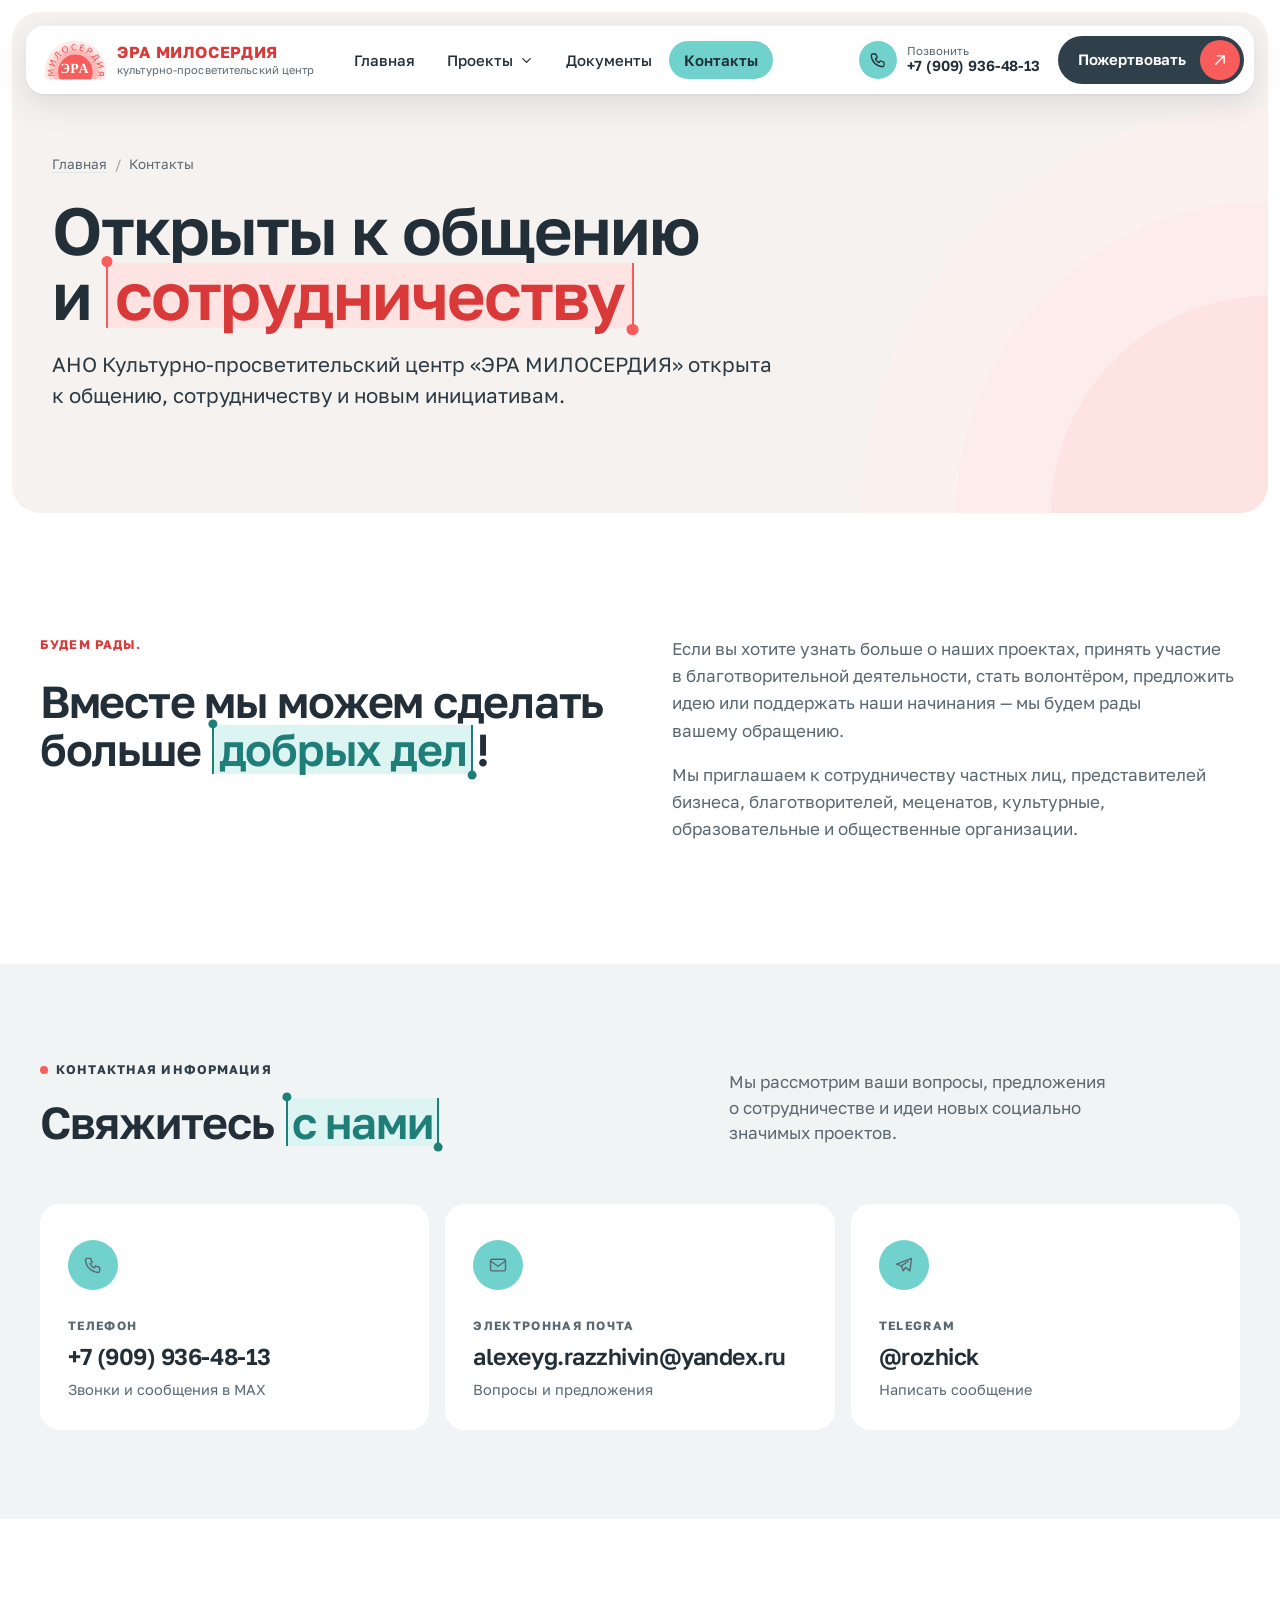
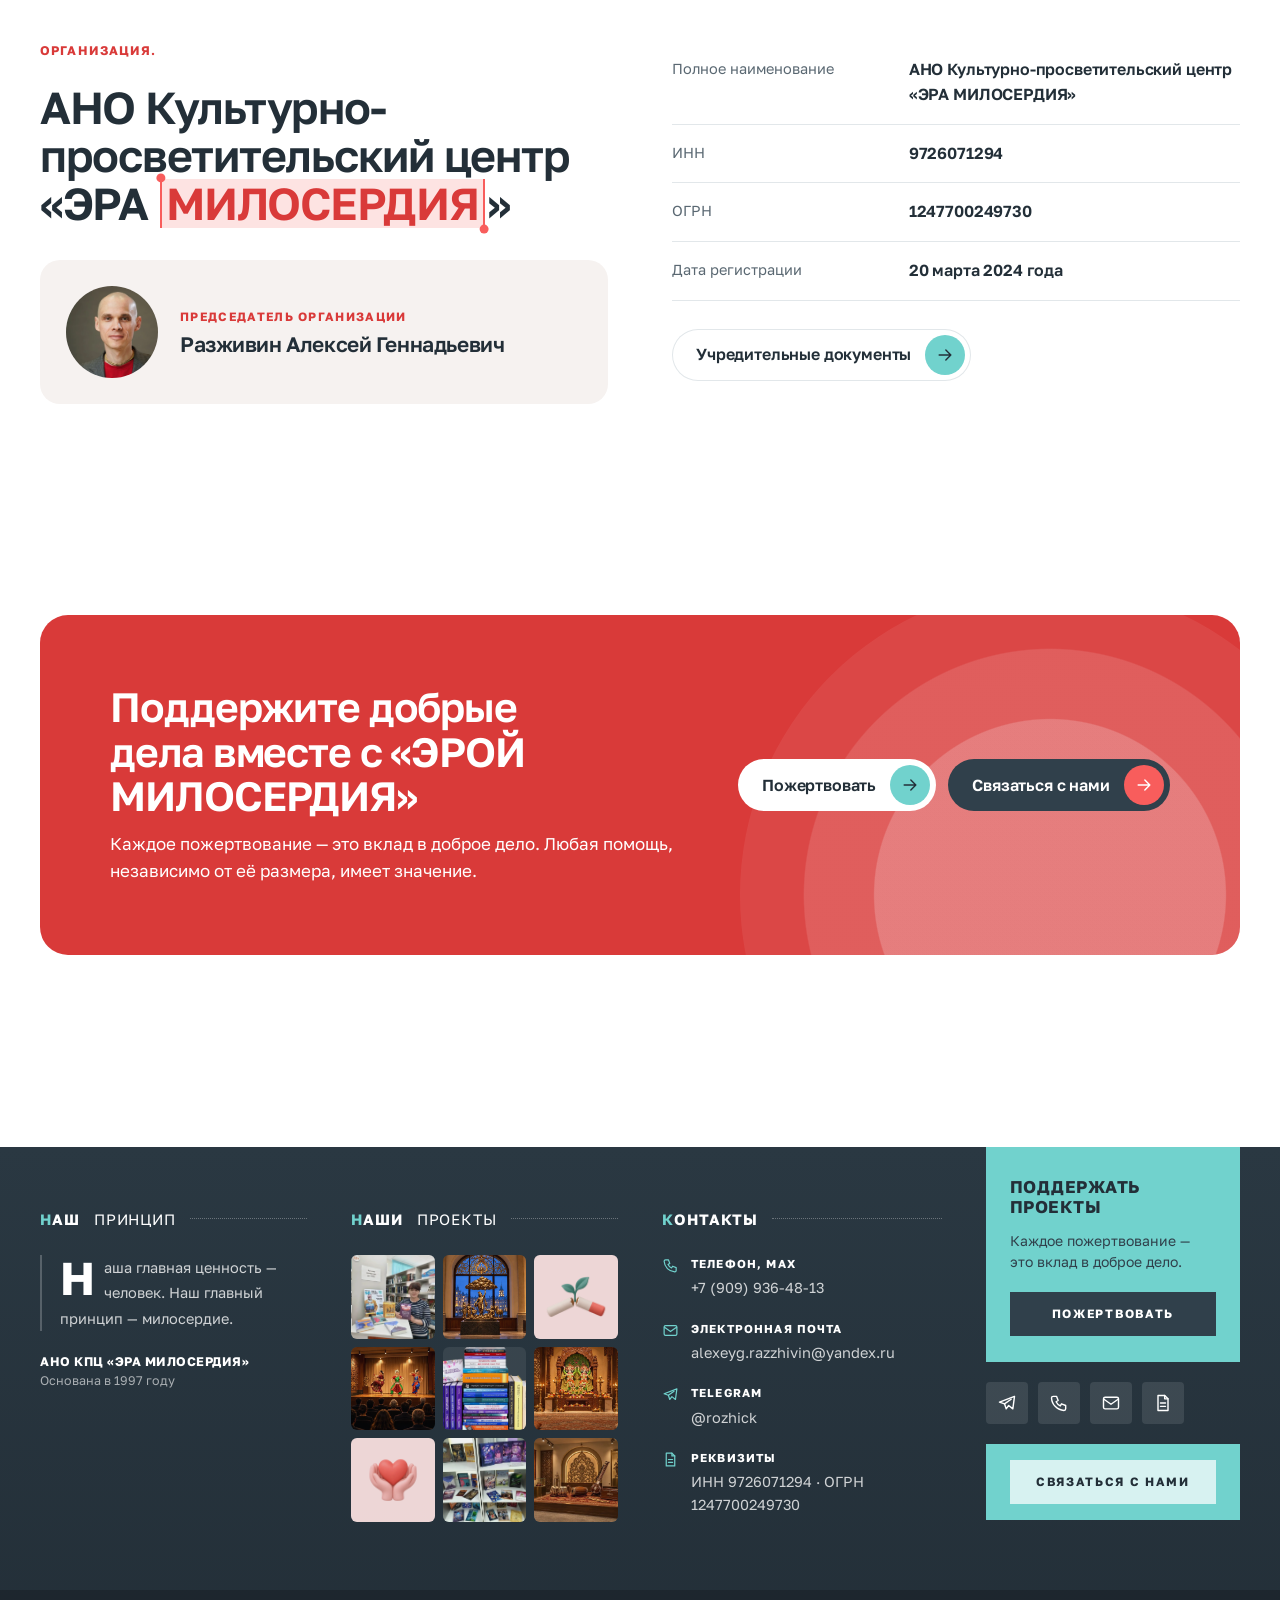
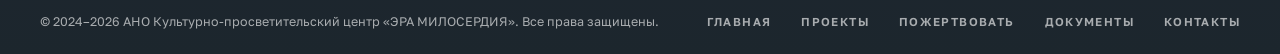
<file: kontakty.html>
<!DOCTYPE html>
<html lang="ru">
<head>
<meta charset="utf-8">
<meta name="viewport" content="width=device-width, initial-scale=1">
<title>Контакты — ЭРА МИЛОСЕРДИЯ</title>
<meta name="description" content="Контакты АНО Культурно-просветительский центр «ЭРА МИЛОСЕРДИЯ»: телефон, почта, Telegram, реквизиты. Открыты к общению, сотрудничеству и новым инициативам.">
<meta name="theme-color" content="#F85D5C">
<meta property="og:type" content="website">
<meta property="og:site_name" content="ЭРА МИЛОСЕРДИЯ">
<meta property="og:title" content="Контакты — ЭРА МИЛОСЕРДИЯ">
<meta property="og:description" content="Контакты АНО Культурно-просветительский центр «ЭРА МИЛОСЕРДИЯ»: телефон, почта, Telegram, реквизиты. Открыты к общению, сотрудничеству и новым инициативам.">
<meta property="og:url" content="https://purewhitetony.github.io/era-miloserdia-main-site/kontakty.html">
<meta property="og:image" content="https://purewhitetony.github.io/era-miloserdia-main-site/assets/img/og-image.jpg">
<meta name="twitter:card" content="summary_large_image">
<link rel="canonical" href="https://purewhitetony.github.io/era-miloserdia-main-site/kontakty.html">
<link rel="icon" href="assets/img/favicon.png" type="image/png">
<link rel="apple-touch-icon" href="assets/img/apple-touch-icon.png">
<link rel="preload" href="assets/fonts/golos-text-cyrillic.woff2" as="font" type="font/woff2" crossorigin>
<link rel="stylesheet" href="assets/css/style.css?v=752a2253">
</head>
<body class="page-kontakty">
<a class="skip" href="#main">К содержанию</a>

<!-- значки -->
<svg class="sprite" aria-hidden="true" focusable="false" width="0" height="0">
  <defs>
    <symbol id="i-arrow" viewBox="0 0 24 24"><path d="M5 12h14M13 6l6 6-6 6"/></symbol>
    <symbol id="i-arrow-ur" viewBox="0 0 24 24"><path d="M7 17 17 7M8.500 7H17v8.500"/></symbol>
    <symbol id="i-chevron" viewBox="0 0 24 24"><path d="m6 9 6 6 6-6"/></symbol>
    <symbol id="i-phone" viewBox="0 0 24 24"><path d="M5 4h4l2 5-2.500 1.500a11 11 0 0 0 5 5L15 13l5 2v4a2 2 0 0 1-2 2A16 16 0 0 1 3 6a2 2 0 0 1 2-2z"/></symbol>
    <symbol id="i-mail" viewBox="0 0 24 24"><rect x="3" y="5" width="18" height="14" rx="2"/><path d="m3.500 7.500 8.500 6 8.500-6"/></symbol>
    <symbol id="i-telegram" viewBox="0 0 24 24"><path d="M21 4 3 11l6 2 2 6 3-4 5 4 2-15z"/><path d="m9 13 8-5.500"/></symbol>
    <symbol id="i-chat" viewBox="0 0 24 24"><path d="M4 5h16v11H9.500L4 20V5z"/><path d="M8 9h8M8 12.500h5"/></symbol>
    <symbol id="i-download" viewBox="0 0 24 24"><path d="M12 4v11M7 10.500l5 5 5-5M5 20h14"/></symbol>
    <symbol id="i-eye" viewBox="0 0 24 24"><path d="M2 12s3.600-7 10-7 10 7 10 7-3.600 7-10 7S2 12 2 12z"/><circle cx="12" cy="12" r="3"/></symbol>
    <symbol id="i-file" viewBox="0 0 24 24"><path d="M6 3h8l4 4v14H6z"/><path d="M14 3v4h4M9 12h6M9 16h6"/></symbol>
    <symbol id="i-check" viewBox="0 0 24 24"><path d="m5 12.500 4.500 4.500L19 7"/></symbol>
    <symbol id="i-menu" viewBox="0 0 24 24"><path d="M4 7h16M4 12h16M4 17h16"/></symbol>
    <symbol id="i-close" viewBox="0 0 24 24"><path d="m6 6 12 12M18 6 6 18"/></symbol>
    <symbol id="i-heart" viewBox="0 0 24 24"><path d="M12 20s-7.500-4.600-7.500-10.200A4.200 4.200 0 0 1 12 7.300a4.200 4.200 0 0 1 7.500 2.500C19.500 15.400 12 20 12 20z"/></symbol>
    <symbol id="i-user" viewBox="0 0 24 24"><circle cx="12" cy="8" r="4"/><path d="M4 21a8 8 0 0 1 16 0"/></symbol>
    <symbol id="i-shield" viewBox="0 0 24 24"><path d="M12 3 5 6v6c0 4.500 3 7.500 7 9 4-1.500 7-4.500 7-9V6z"/><path d="m9 12 2.200 2.200L15.500 10"/></symbol>
    <symbol id="i-book" viewBox="0 0 24 24"><path d="M12 6.500C10 5 7 4.500 4 4.500v14c3 0 6 .5 8 2 2-1.500 5-2 8-2v-14c-3 0-6 .5-8 2zM12 6.500v14"/></symbol>
    <symbol id="i-building" viewBox="0 0 24 24"><path d="M3 21h18M5 21V10l7-5 7 5v11M9.500 21v-6h5v6"/></symbol>

    <!-- крупные двухцветные значки: линия 1 — основная, линия 2 — акцент -->
    <symbol id="f-potential" viewBox="0 0 48 48"><g class="l1"><path d="M24 42V22M24 31c-8 0-12.500-4.500-12.500-11.500 7.500 0 12.500 4.500 12.500 11.500zM24 24c0-7 4.500-11.500 11.500-11.500C35.500 19.500 31 24 24 24z"/></g><g class="l2"><path d="M15 42h18M38 30v6M35 33h6M9 8v5M6.500 10.500h5"/></g></symbol>
    <symbol id="f-values" viewBox="0 0 48 48"><g class="l1"><path d="M5 31h6l8 5h9a2.600 2.600 0 0 0 0-5.200h-6"/><path d="m28.500 35 9.500-4.200a2.700 2.700 0 0 1 2.300 4.900L27 42.500h-9.500L11 40H5"/></g><g class="l2"><path d="M24 25s-8-4.900-8-10.700A4.500 4.500 0 0 1 24 11.500a4.500 4.500 0 0 1 8 2.800C32 20.100 24 25 24 25z"/></g></symbol>
    <symbol id="f-health" viewBox="0 0 48 48"><g class="l1"><path d="M13 39c0-15 8.500-25 26-27 0 16.500-8.500 27-22 27h-4z"/><path d="M11 43c4-11 10.500-17.500 19-21.500"/></g><g class="l2"><circle cx="12" cy="13" r="4"/><path d="M12 4v2.500M12 19.500V22M3 13h2.500M18.500 13H21M5.600 6.600l1.800 1.800M16.600 17.600l1.800 1.800"/></g></symbol>
    <symbol id="f-heritage" viewBox="0 0 48 48"><g class="l1"><path d="M7 22h34L24 9 7 22zM11 22v16M19 22v16M29 22v16M37 22v16M8 38h32"/></g><g class="l2"><path d="M5 43h38"/><circle cx="24" cy="17" r="1.800"/><path d="M24 3v3"/></g></symbol>
    <symbol id="f-science" viewBox="0 0 48 48"><g class="l1"><path d="M18 6h12M20.500 6v13L9.500 38.500A3 3 0 0 0 12.100 43h23.800a3 3 0 0 0 2.600-4.500L27.500 19V6"/></g><g class="l2"><path d="M15.500 31h17"/><circle cx="21" cy="36.500" r="1.500"/><circle cx="28" cy="35" r="1"/></g></symbol>
    <symbol id="f-lotus" viewBox="0 0 48 48"><g class="l1"><path d="M24 11c5.500 6.500 5.500 15 0 21.500-5.500-6.500-5.500-15 0-21.500z"/><path d="M24 32.500c-8.500 0-14.500-5-16.500-12.500 6.500 0 12.500 4 16.500 12.500zM24 32.500c8.500 0 14.500-5 16.500-12.500-6.500 0-12.500 4-16.500 12.500z"/></g><g class="l2"><path d="M9 38.500h30M16 43h16"/></g></symbol>
    <symbol id="f-practice" viewBox="0 0 48 48"><g class="l1"><path d="M17 9h-5v33h24V9h-5"/><path d="M17 6h14v7H17z"/></g><g class="l2"><path d="m18 27.500 4.500 4.500L31 22"/></g></symbol>
    <symbol id="f-people" viewBox="0 0 48 48"><g class="l1"><circle cx="18" cy="16" r="6"/><path d="M6 40c0-7 5-12 12-12s12 5 12 12"/></g><g class="l2"><circle cx="34" cy="18" r="4.500"/><path d="M33 28.500c5.500 0 9.500 4 9.500 10"/></g></symbol>
    <symbol id="f-idea" viewBox="0 0 48 48"><g class="l1"><path d="M18.500 31c-3.500-2.200-5.500-6-5.500-10.500a11 11 0 0 1 22 0c0 4.500-2 8.300-5.500 10.500v4h-11v-4z"/></g><g class="l2"><path d="M19.500 39.500h9M21.500 43.500h5M24 3v3M8 8l2 2M40 8l-2 2"/></g></symbol>
    <symbol id="f-org" viewBox="0 0 48 48"><g class="l1"><path d="M10 42V15l14-7 14 7v27M5 42h38"/></g><g class="l2"><path d="M18 21h4M26 21h4M18 28h4M26 28h4M21 42v-7h6v7"/></g></symbol>
    <symbol id="f-key" viewBox="0 0 48 48"><g class="l1"><circle cx="15" cy="24" r="8"/><path d="M23 24h20M36 24v6M42 24v4"/></g><g class="l2"><circle cx="15" cy="24" r="2.500"/></g></symbol>
    <symbol id="f-roller" viewBox="0 0 48 48"><g class="l1"><path d="M8 9h26v9H8zM34 13.500h6V25H24v5"/></g><g class="l2"><path d="M20.500 30h7v13h-7z"/></g></symbol>
    <symbol id="f-lamp" viewBox="0 0 48 48"><g class="l1"><path d="M16 7h16l6 17H10L16 7zM24 24v15"/></g><g class="l2"><path d="M15 42h18M30 28v5"/></g></symbol>
    <symbol id="f-form" viewBox="0 0 48 48"><g class="l1"><path d="M11 6h18l8 8v28H11z"/><path d="M29 6v8h8"/></g><g class="l2"><path d="M17 23h14M17 29h14M17 35h8"/></g></symbol>
    <symbol id="f-call" viewBox="0 0 48 48"><g class="l1"><path d="M9 9h8l4 9-5 3a21 21 0 0 0 10 10l3-5 9 4v7a4 4 0 0 1-4 4C17 41 7 31 5 13a4 4 0 0 1 4-4z"/></g><g class="l2"><path d="M29 7a12 12 0 0 1 12 12M29 13a6 6 0 0 1 6 6"/></g></symbol>
    <symbol id="f-gift" viewBox="0 0 48 48"><g class="l1"><path d="M8 20h32v7H8zM11 27v15h26V27M24 20v22"/></g><g class="l2"><path d="M24 20c-3-8-11-9-11-4.500S19 20 24 20zM24 20c3-8 11-9 11-4.500S29 20 24 20z"/></g></symbol>
  </defs>
</svg>

<header class="nav" id="top">
  <div class="nav__bar">
    <a class="brand" href="index.html" aria-label="ЭРА МИЛОСЕРДИЯ — на главную">
      <img class="brand__mark" src="assets/img/logo-mark.webp" width="440" height="284" alt="">
      <span class="brand__text"><b>ЭРА МИЛОСЕРДИЯ</b><small>культурно-просветительский центр</small></span>
    </a>

    <nav class="menu" id="menu" aria-label="Основное меню">
      <a class="menu__link" href="index.html">Главная</a>
      <div class="menu__group">
        <button class="menu__link menu__toggle" type="button" aria-expanded="false" aria-controls="menu-proekty">Проекты <svg class="ic ic--sm"><use href="#i-chevron"/></svg></button>
        <div class="menu__drop" id="menu-proekty">
          <a href="knigi.html"><b>Книги и библиотеки</b><small>Просветительская литература</small></a>
          <a href="durnye-privychki.html"><b>Свобода от дурных привычек</b><small>Центр помощи</small></a>
          <a href="muzey-indii.html"><b>Музей Индии</b><small>Культурный центр в Москве</small></a>
        </div>
      </div>
      <a class="menu__link" href="dokumenty.html">Документы</a>
      <a class="menu__link is-active" href="kontakty.html" aria-current="page">Контакты</a>
      <a class="btn btn--primary menu__donate" href="pozhertvovat.html">Пожертвовать <span class="btn__chip"><svg class="ic"><use href="#i-arrow"/></svg></span></a>
    </nav>

    <a class="nav__call" href="tel:+79099364813">
      <span class="nav__call-ic"><svg class="ic"><use href="#i-phone"/></svg></span>
      <span class="nav__call-text"><small>Позвонить</small><b>+7 (909) 936-48-13</b></span>
    </a>
    <a class="btn btn--dark nav__donate" href="pozhertvovat.html">Пожертвовать <span class="btn__chip"><svg class="ic"><use href="#i-arrow-ur"/></svg></span></a>
    <button class="nav__burger" type="button" aria-label="Открыть меню" aria-expanded="false" aria-controls="menu">
      <svg class="ic ic--open"><use href="#i-menu"/></svg><svg class="ic ic--close"><use href="#i-close"/></svg>
    </button>
  </div>
</header>

<main id="main">
<section class="hero hero--page hero--plain">
  <div class="container hero__in">
    <div class="hero__main">
      <nav class="crumbs" aria-label="Вы здесь"><a href="index.html">Главная</a><span aria-hidden="true">/</span><span>Контакты</span></nav>
      <h1 class="hero__title">Открыты к&nbsp;общению и&nbsp;<span class="hl hl--coral">сотрудничеству</span></h1>
      <p class="hero__lead">АНО Культурно-просветительский центр «ЭРА МИЛОСЕРДИЯ» открыта к&nbsp;общению, сотрудничеству и&nbsp;новым инициативам.</p>
    </div>
  </div>
</section>

<section class="section">
  <div class="container">
    <div class="split split--top">
      <div class="reveal">
        <span class="eyebrow">Будем рады.</span>
        <h2 class="h2">Вместе мы можем сделать больше <span class="hl">добрых дел</span>!</h2>
      </div>
      <div class="prose reveal" style="--d:.1s">
        <p>Если вы хотите узнать больше о&nbsp;наших проектах, принять участие в&nbsp;благотворительной деятельности, стать волонтёром, предложить идею или поддержать наши начинания&nbsp;— мы будем рады вашему обращению.</p>
        <p>Мы приглашаем к&nbsp;сотрудничеству частных лиц, представителей бизнеса, благотворителей, меценатов, культурные, образовательные и&nbsp;общественные организации.</p>
      </div>
    </div>
  </div>
</section>

<section class="section section--cool section--tight" id="svyaz">
  <div class="container">
    <div class="section__head">
      <div class="reveal">
        <span class="dot-label">Контактная информация</span>
        <h2 class="h2">Свяжитесь <span class="hl">с&nbsp;нами</span></h2>
      </div>
      <p class="lead reveal" style="--d:.1s">Мы рассмотрим ваши вопросы, предложения о&nbsp;сотрудничестве и&nbsp;идеи новых социально значимых проектов.</p>
    </div>

    <div class="contacts">
      <a class="contact reveal" style="box-shadow:none" href="tel:+79099364813">
        <span class="contact__ic"><svg class="ic"><use href="#i-phone"/></svg></span>
        <small>Телефон</small>
        <b>+7 (909) 936-48-13</b>
        <span>Звонки и&nbsp;сообщения в&nbsp;MAX</span>
      </a>
      <a class="contact reveal" style="--d:.08s;box-shadow:none" href="mailto:alexeyg.razzhivin@yandex.ru">
        <span class="contact__ic"><svg class="ic"><use href="#i-mail"/></svg></span>
        <small>Электронная почта</small>
        <b>alexeyg.razzhivin@yandex.ru</b>
        <span>Вопросы и&nbsp;предложения</span>
      </a>
      <a class="contact reveal" style="--d:.16s;box-shadow:none" href="https://t.me/rozhick" target="_blank" rel="noopener">
        <span class="contact__ic"><svg class="ic"><use href="#i-telegram"/></svg></span>
        <small>Telegram</small>
        <b>@rozhick</b>
        <span>Написать сообщение</span>
      </a>
    </div>
  </div>
</section>

<section class="section" id="rekvizity">
  <div class="container">
    <div class="split split--top">
      <div class="reveal">
        <span class="eyebrow">Организация.</span>
        <h2 class="h2">АНО Культурно-просветительский центр «ЭРА <span class="hl hl--coral">МИЛОСЕРДИЯ</span>»</h2>
        <div class="chair mt-m">
          <img src="assets/img/people/razzhivin.webp" alt="Алексей Геннадьевич Разживин" width="880" height="1100" loading="lazy">
          <div>
            <small>Председатель организации</small>
            <b>Разживин Алексей Геннадьевич</b>
          </div>
        </div>
      </div>
      <div class="reveal" style="--d:.1s">
        <dl class="requisites" style="grid-template-columns:1fr">
          <div><dt>Полное наименование</dt><dd>АНО Культурно-просветительский центр «ЭРА МИЛОСЕРДИЯ»</dd></div>
          <div><dt>ИНН</dt><dd>9726071294</dd></div>
          <div><dt>ОГРН</dt><dd>1247700249730</dd></div>
          <div><dt>Дата регистрации</dt><dd>20 марта 2024 года</dd></div>
        </dl>
        <div class="actions mt-m">
          <a class="btn btn--light" href="dokumenty.html">Учредительные документы <span class="btn__chip"><svg class="ic"><use href="#i-arrow"/></svg></span></a>
        </div>
      </div>
    </div>
  </div>
</section>

<section class="section section--tight">
  <div class="container">
    <div class="cta reveal">
      <div>
        <h2>Поддержите добрые дела вместе с&nbsp;«ЭРОЙ МИЛОСЕРДИЯ»</h2>
        <p>Каждое пожертвование&nbsp;— это вклад в&nbsp;доброе дело. Любая помощь, независимо от&nbsp;её размера, имеет значение.</p>
      </div>
      <div class="actions">
        <a class="btn btn--light" href="pozhertvovat.html">Пожертвовать <span class="btn__chip"><svg class="ic"><use href="#i-arrow"/></svg></span></a>
        <a class="btn btn--dark" href="kontakty.html">Связаться с&nbsp;нами <span class="btn__chip"><svg class="ic"><use href="#i-arrow"/></svg></span></a>
      </div>
    </div>
  </div>
</section>


</main>

<footer class="footer">
  <div class="container footer__grid">
    <section class="footer__col" aria-labelledby="f-principle">
      <h2 class="footer__h" id="f-principle"><b>Наш</b> принцип</h2>
      <blockquote class="footer__quote">
        <p>Наша главная ценность&nbsp;— человек. Наш главный принцип&nbsp;— милосердие.</p>
      </blockquote>
      <p class="footer__sign"><b>АНО КПЦ «ЭРА МИЛОСЕРДИЯ»</b><br>Основана в&nbsp;1997&nbsp;году</p>
    </section>

    <section class="footer__col" aria-labelledby="f-photo">
      <h2 class="footer__h" id="f-photo"><b>Наши</b> проекты</h2>
      <div class="footer__feed">
        <a href="knigi.html" title="Книги и библиотеки"><img src="assets/img/knigi/bibliotekar-s-knigami-ruzova.webp" alt="Библиотекарь с книгами, подаренными библиотеке" loading="lazy" width="1000" height="750"></a>
        <a href="muzey-indii.html" title="Музей Индии"><img src="assets/img/muzey/glavny.webp" alt="Главный зал Музея Индии" loading="lazy" width="900" height="595"></a>
        <a href="durnye-privychki.html" title="Свобода от дурных привычек"><img class="is-ill" src="assets/img/ill/kurenie.webp" alt="Сломанная сигарета, из которой растёт росток" loading="lazy" width="560" height="560"></a>
        <a href="muzey-indii.html" title="Музей Индии"><img src="assets/img/muzey/zal.webp" alt="Сцена и лекторий Музея Индии" loading="lazy" width="900" height="595"></a>
        <a href="knigi.html" title="Книги и библиотеки"><img src="assets/img/knigi/komplekt.webp" alt="Комплект книг для библиотеки" loading="lazy" width="1000" height="847"></a>
        <a href="muzey-indii.html" title="Музей Индии"><img src="assets/img/muzey/altar.webp" alt="Алтарная комната Музея Индии" loading="lazy" width="900" height="595"></a>
        <a href="durnye-privychki.html" title="Свобода от дурных привычек"><img class="is-ill" src="assets/img/ill/sozavisimost.webp" alt="Ладони, которые держат сердце" loading="lazy" width="560" height="560"></a>
        <a href="knigi.html" title="Книги и библиотеки"><img src="assets/img/knigi/vitrina-knig-ruzovyh.webp" alt="Витрина с книгами в библиотеке" loading="lazy" width="1000" height="751"></a>
        <a href="muzey-indii.html" title="Музей Индии"><img src="assets/img/muzey/muzyka.webp" alt="Зал музыки и танца Музея Индии" loading="lazy" width="756" height="500"></a>
      </div>
    </section>

    <section class="footer__col" aria-labelledby="f-contacts">
      <h2 class="footer__h" id="f-contacts"><b>Контакты</b></h2>
      <ul class="footer__contacts">
        <li><svg class="ic"><use href="#i-phone"/></svg><span><small>Телефон, MAX</small><a href="tel:+79099364813">+7 (909) 936-48-13</a></span></li>
        <li><svg class="ic"><use href="#i-mail"/></svg><span><small>Электронная почта</small><a href="mailto:alexeyg.razzhivin@yandex.ru">alexeyg.razzhivin@yandex.ru</a></span></li>
        <li><svg class="ic"><use href="#i-telegram"/></svg><span><small>Telegram</small><a href="https://t.me/rozhick" target="_blank" rel="noopener">@rozhick</a></span></li>
        <li><svg class="ic"><use href="#i-file"/></svg><span><small>Реквизиты</small>ИНН 9726071294 · ОГРН 1247700249730</span></li>
      </ul>
    </section>

    <section class="footer__col footer__col--cta" aria-labelledby="f-support">
      <div class="footer__card">
        <h2 class="footer__card-h" id="f-support">Поддержать проекты</h2>
        <p>Каждое пожертвование&nbsp;— это вклад в&nbsp;доброе дело.</p>
        <a class="footer__card-btn" href="pozhertvovat.html">Пожертвовать</a>
      </div>
      <div class="footer__social">
        <a href="https://t.me/rozhick" target="_blank" rel="noopener" aria-label="Написать в Telegram"><svg class="ic"><use href="#i-telegram"/></svg></a>
        <a href="tel:+79099364813" aria-label="Позвонить"><svg class="ic"><use href="#i-phone"/></svg></a>
        <a href="mailto:alexeyg.razzhivin@yandex.ru" aria-label="Написать на почту"><svg class="ic"><use href="#i-mail"/></svg></a>
        <a href="dokumenty.html" aria-label="Учредительные документы"><svg class="ic"><use href="#i-file"/></svg></a>
      </div>
      <div class="footer__card footer__card--thin">
        <a class="footer__card-btn footer__card-btn--light" href="kontakty.html">Связаться с нами</a>
      </div>
    </section>
  </div>

  <div class="footer__bottom">
    <div class="container footer__bottom-in">
      <p>© 2024–2026 АНО Культурно-просветительский центр «ЭРА МИЛОСЕРДИЯ». Все права защищены.</p>
      <nav class="footer__menu" aria-label="Меню в подвале">
        <a href="index.html">Главная</a>
        <a href="index.html#proekty">Проекты</a>
        <a href="pozhertvovat.html">Пожертвовать</a>
        <a href="dokumenty.html">Документы</a>
        <a href="kontakty.html">Контакты</a>
      </nav>
    </div>
  </div>
</footer>

<script src="assets/js/main.js?v=752a2253" defer></script>
</body>
</html>
</file>
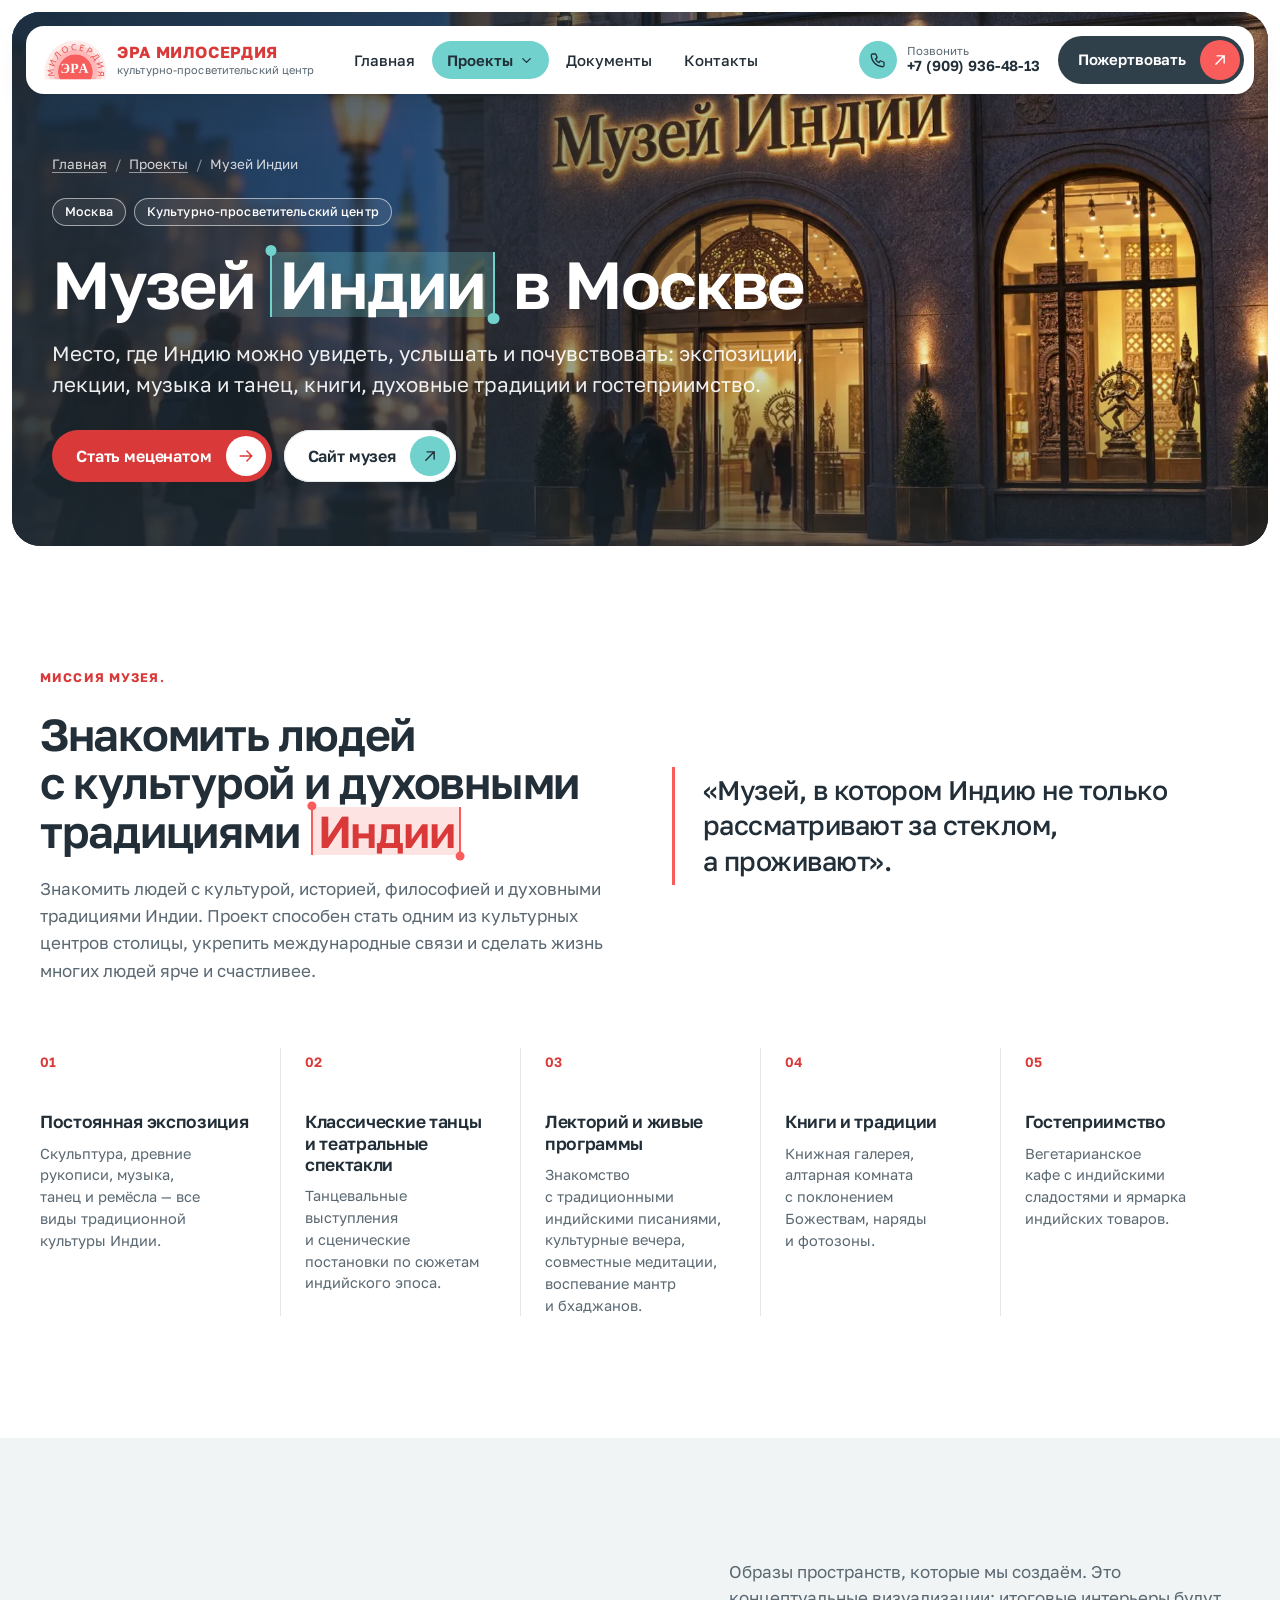
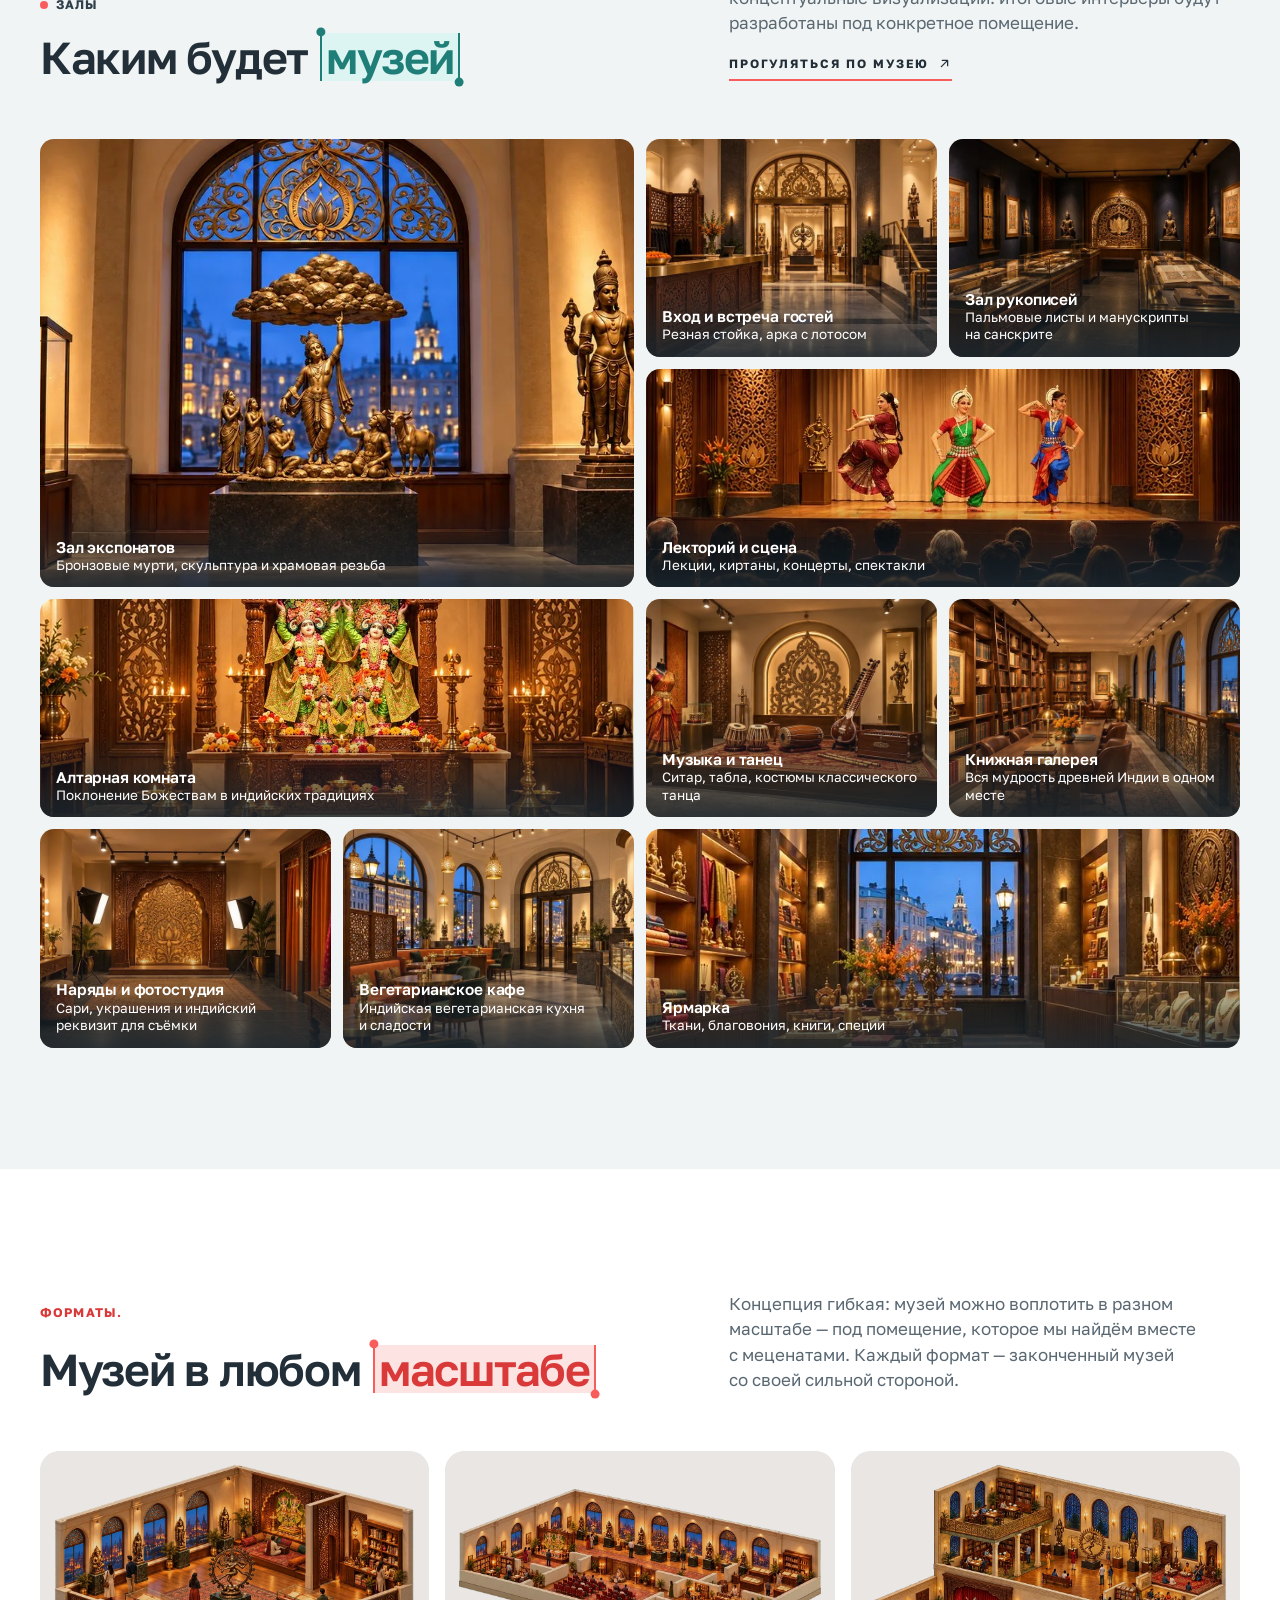
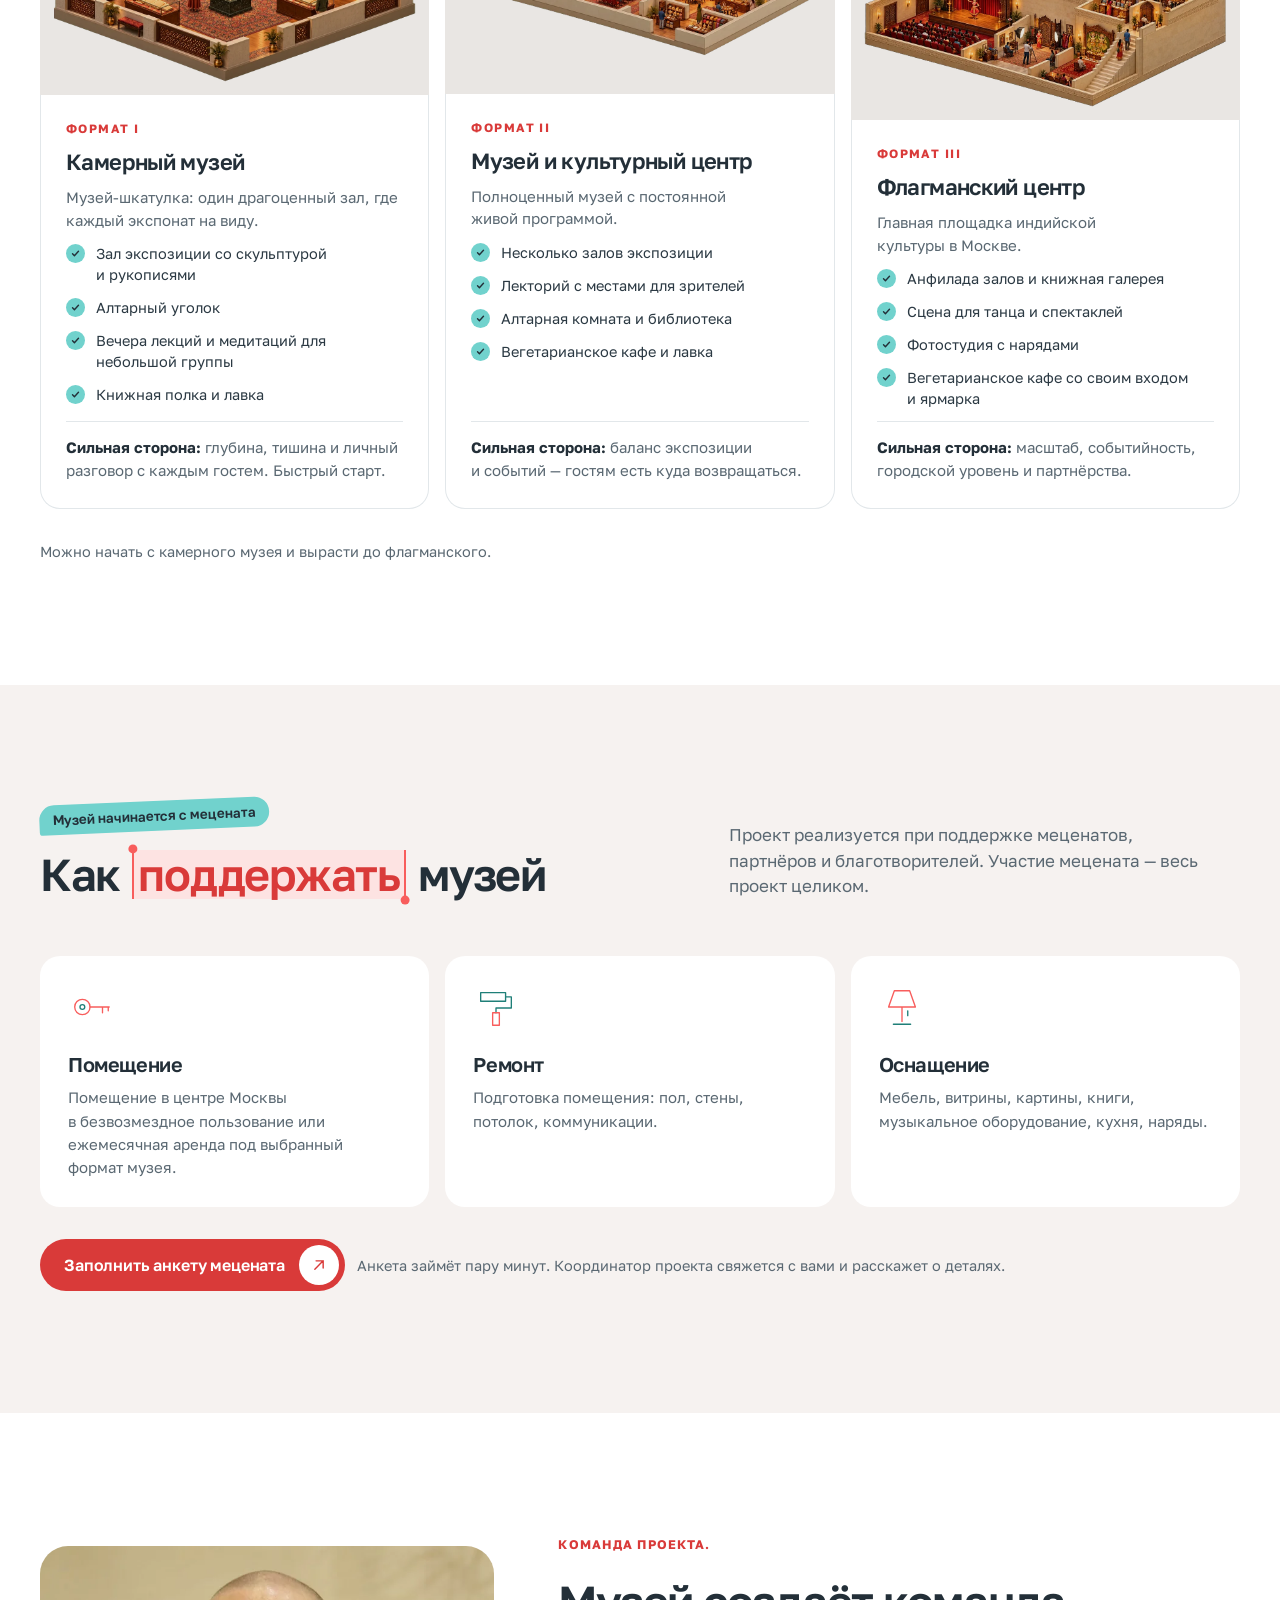
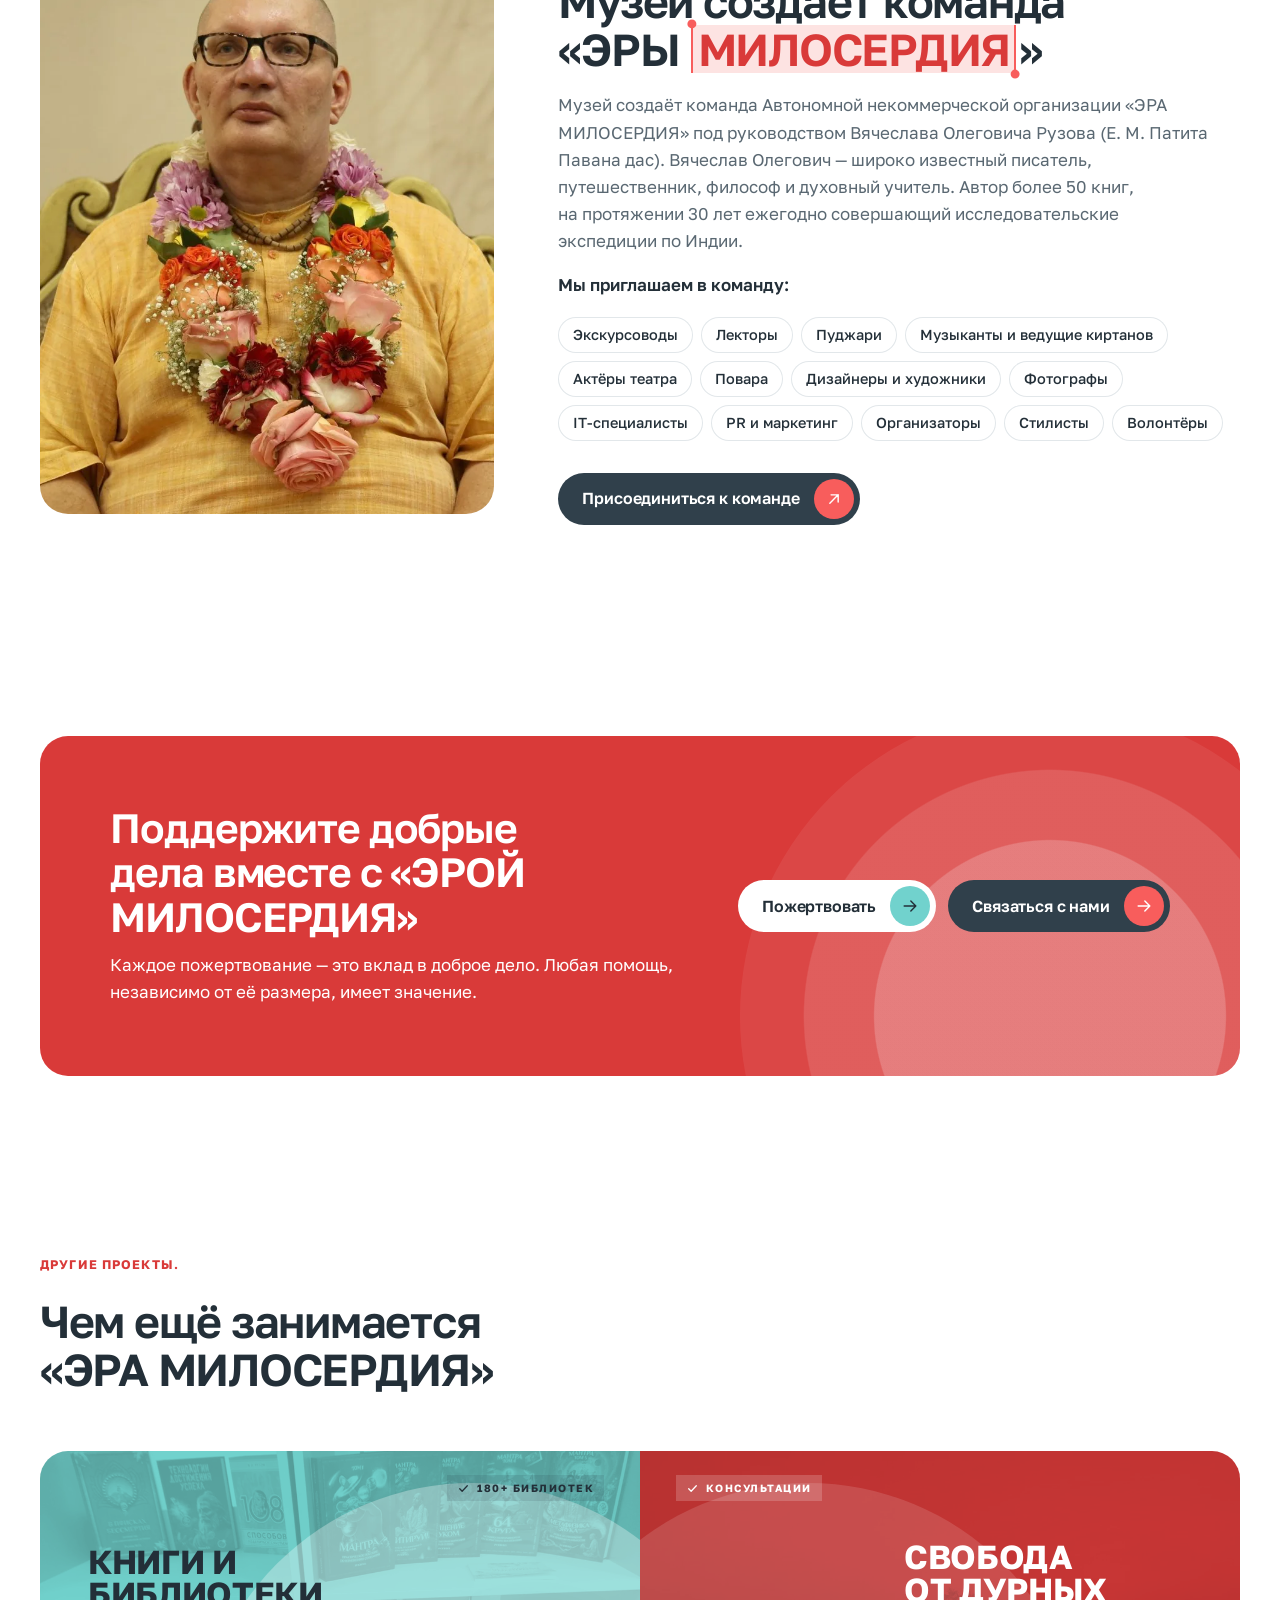
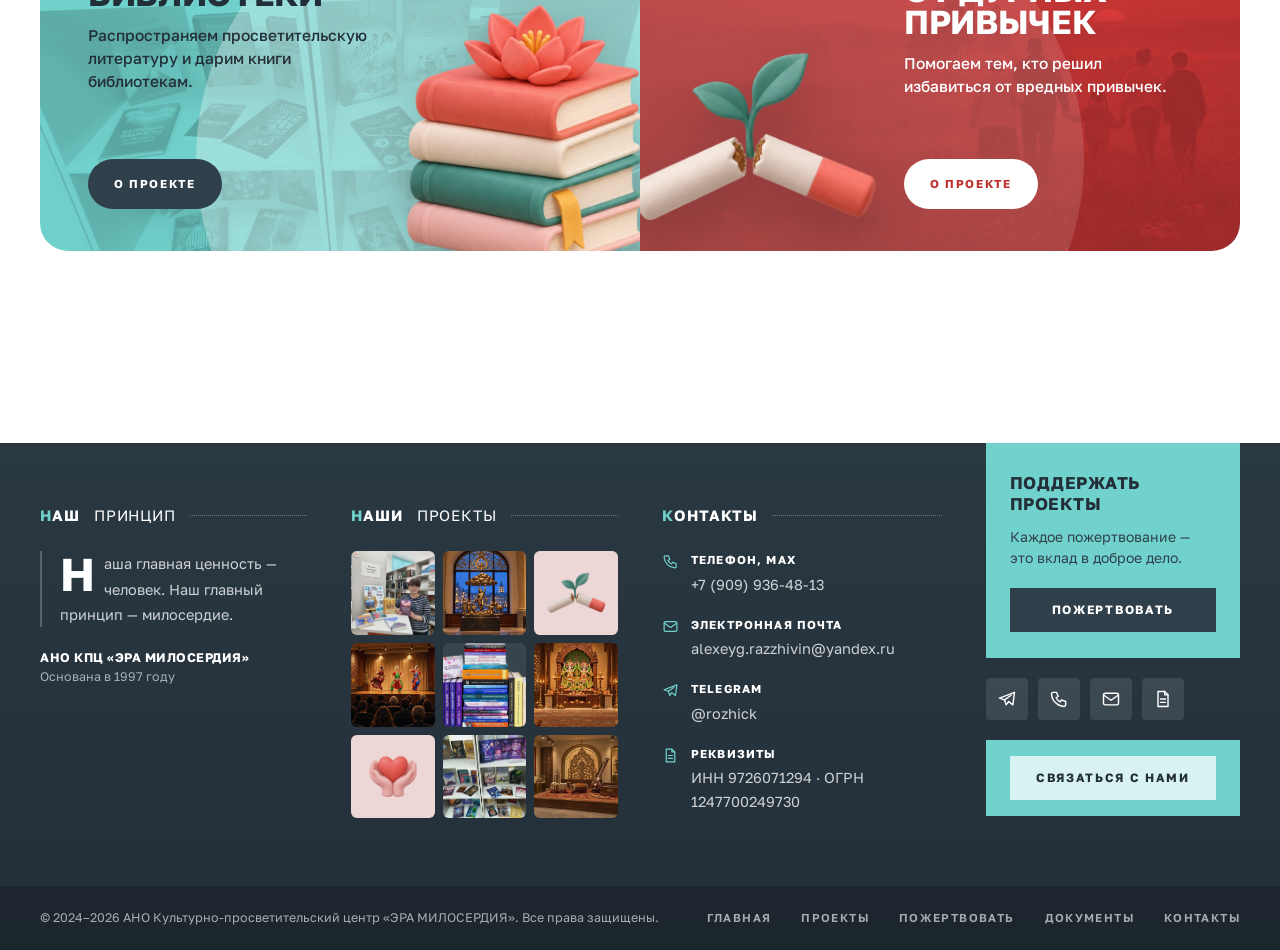
<file: muzey-indii.html>
<!DOCTYPE html>
<html lang="ru">
<head>
<meta charset="utf-8">
<meta name="viewport" content="width=device-width, initial-scale=1">
<title>Музей Индии в Москве — ЭРА МИЛОСЕРДИЯ</title>
<meta name="description" content="Музей Индии в Москве — место, где Индию можно увидеть, услышать и почувствовать: экспозиции, лекции, музыка и танец, книги, духовные традиции. Проект ищет меценатов.">
<meta name="theme-color" content="#F85D5C">
<meta property="og:type" content="website">
<meta property="og:site_name" content="ЭРА МИЛОСЕРДИЯ">
<meta property="og:title" content="Музей Индии в Москве — ЭРА МИЛОСЕРДИЯ">
<meta property="og:description" content="Музей Индии в Москве — место, где Индию можно увидеть, услышать и почувствовать: экспозиции, лекции, музыка и танец, книги, духовные традиции. Проект ищет меценатов.">
<meta property="og:url" content="https://purewhitetony.github.io/era-miloserdia-main-site/muzey-indii.html">
<meta property="og:image" content="https://purewhitetony.github.io/era-miloserdia-main-site/assets/img/og-image.jpg">
<meta name="twitter:card" content="summary_large_image">
<link rel="canonical" href="https://purewhitetony.github.io/era-miloserdia-main-site/muzey-indii.html">
<link rel="icon" href="assets/img/favicon.png" type="image/png">
<link rel="apple-touch-icon" href="assets/img/apple-touch-icon.png">
<link rel="preload" href="assets/fonts/golos-text-cyrillic.woff2" as="font" type="font/woff2" crossorigin>
<link rel="stylesheet" href="assets/css/style.css?v=752a2253">
</head>
<body class="page-muzey-indii">
<a class="skip" href="#main">К содержанию</a>

<!-- значки -->
<svg class="sprite" aria-hidden="true" focusable="false" width="0" height="0">
  <defs>
    <symbol id="i-arrow" viewBox="0 0 24 24"><path d="M5 12h14M13 6l6 6-6 6"/></symbol>
    <symbol id="i-arrow-ur" viewBox="0 0 24 24"><path d="M7 17 17 7M8.500 7H17v8.500"/></symbol>
    <symbol id="i-chevron" viewBox="0 0 24 24"><path d="m6 9 6 6 6-6"/></symbol>
    <symbol id="i-phone" viewBox="0 0 24 24"><path d="M5 4h4l2 5-2.500 1.500a11 11 0 0 0 5 5L15 13l5 2v4a2 2 0 0 1-2 2A16 16 0 0 1 3 6a2 2 0 0 1 2-2z"/></symbol>
    <symbol id="i-mail" viewBox="0 0 24 24"><rect x="3" y="5" width="18" height="14" rx="2"/><path d="m3.500 7.500 8.500 6 8.500-6"/></symbol>
    <symbol id="i-telegram" viewBox="0 0 24 24"><path d="M21 4 3 11l6 2 2 6 3-4 5 4 2-15z"/><path d="m9 13 8-5.500"/></symbol>
    <symbol id="i-chat" viewBox="0 0 24 24"><path d="M4 5h16v11H9.500L4 20V5z"/><path d="M8 9h8M8 12.500h5"/></symbol>
    <symbol id="i-download" viewBox="0 0 24 24"><path d="M12 4v11M7 10.500l5 5 5-5M5 20h14"/></symbol>
    <symbol id="i-eye" viewBox="0 0 24 24"><path d="M2 12s3.600-7 10-7 10 7 10 7-3.600 7-10 7S2 12 2 12z"/><circle cx="12" cy="12" r="3"/></symbol>
    <symbol id="i-file" viewBox="0 0 24 24"><path d="M6 3h8l4 4v14H6z"/><path d="M14 3v4h4M9 12h6M9 16h6"/></symbol>
    <symbol id="i-check" viewBox="0 0 24 24"><path d="m5 12.500 4.500 4.500L19 7"/></symbol>
    <symbol id="i-menu" viewBox="0 0 24 24"><path d="M4 7h16M4 12h16M4 17h16"/></symbol>
    <symbol id="i-close" viewBox="0 0 24 24"><path d="m6 6 12 12M18 6 6 18"/></symbol>
    <symbol id="i-heart" viewBox="0 0 24 24"><path d="M12 20s-7.500-4.600-7.500-10.200A4.200 4.200 0 0 1 12 7.300a4.200 4.200 0 0 1 7.500 2.500C19.500 15.400 12 20 12 20z"/></symbol>
    <symbol id="i-user" viewBox="0 0 24 24"><circle cx="12" cy="8" r="4"/><path d="M4 21a8 8 0 0 1 16 0"/></symbol>
    <symbol id="i-shield" viewBox="0 0 24 24"><path d="M12 3 5 6v6c0 4.500 3 7.500 7 9 4-1.500 7-4.500 7-9V6z"/><path d="m9 12 2.200 2.200L15.500 10"/></symbol>
    <symbol id="i-book" viewBox="0 0 24 24"><path d="M12 6.500C10 5 7 4.500 4 4.500v14c3 0 6 .5 8 2 2-1.500 5-2 8-2v-14c-3 0-6 .5-8 2zM12 6.500v14"/></symbol>
    <symbol id="i-building" viewBox="0 0 24 24"><path d="M3 21h18M5 21V10l7-5 7 5v11M9.500 21v-6h5v6"/></symbol>

    <!-- крупные двухцветные значки: линия 1 — основная, линия 2 — акцент -->
    <symbol id="f-potential" viewBox="0 0 48 48"><g class="l1"><path d="M24 42V22M24 31c-8 0-12.500-4.500-12.500-11.500 7.500 0 12.500 4.500 12.500 11.500zM24 24c0-7 4.500-11.500 11.500-11.500C35.500 19.500 31 24 24 24z"/></g><g class="l2"><path d="M15 42h18M38 30v6M35 33h6M9 8v5M6.500 10.500h5"/></g></symbol>
    <symbol id="f-values" viewBox="0 0 48 48"><g class="l1"><path d="M5 31h6l8 5h9a2.600 2.600 0 0 0 0-5.200h-6"/><path d="m28.500 35 9.500-4.200a2.700 2.700 0 0 1 2.300 4.900L27 42.500h-9.500L11 40H5"/></g><g class="l2"><path d="M24 25s-8-4.900-8-10.700A4.500 4.500 0 0 1 24 11.500a4.500 4.500 0 0 1 8 2.800C32 20.100 24 25 24 25z"/></g></symbol>
    <symbol id="f-health" viewBox="0 0 48 48"><g class="l1"><path d="M13 39c0-15 8.500-25 26-27 0 16.500-8.500 27-22 27h-4z"/><path d="M11 43c4-11 10.500-17.500 19-21.500"/></g><g class="l2"><circle cx="12" cy="13" r="4"/><path d="M12 4v2.500M12 19.500V22M3 13h2.500M18.500 13H21M5.600 6.600l1.800 1.800M16.600 17.600l1.800 1.800"/></g></symbol>
    <symbol id="f-heritage" viewBox="0 0 48 48"><g class="l1"><path d="M7 22h34L24 9 7 22zM11 22v16M19 22v16M29 22v16M37 22v16M8 38h32"/></g><g class="l2"><path d="M5 43h38"/><circle cx="24" cy="17" r="1.800"/><path d="M24 3v3"/></g></symbol>
    <symbol id="f-science" viewBox="0 0 48 48"><g class="l1"><path d="M18 6h12M20.500 6v13L9.500 38.500A3 3 0 0 0 12.100 43h23.800a3 3 0 0 0 2.600-4.500L27.500 19V6"/></g><g class="l2"><path d="M15.500 31h17"/><circle cx="21" cy="36.500" r="1.500"/><circle cx="28" cy="35" r="1"/></g></symbol>
    <symbol id="f-lotus" viewBox="0 0 48 48"><g class="l1"><path d="M24 11c5.500 6.500 5.500 15 0 21.500-5.500-6.500-5.500-15 0-21.500z"/><path d="M24 32.500c-8.500 0-14.500-5-16.500-12.500 6.500 0 12.500 4 16.500 12.500zM24 32.500c8.500 0 14.500-5 16.500-12.500-6.500 0-12.500 4-16.500 12.500z"/></g><g class="l2"><path d="M9 38.500h30M16 43h16"/></g></symbol>
    <symbol id="f-practice" viewBox="0 0 48 48"><g class="l1"><path d="M17 9h-5v33h24V9h-5"/><path d="M17 6h14v7H17z"/></g><g class="l2"><path d="m18 27.500 4.500 4.500L31 22"/></g></symbol>
    <symbol id="f-people" viewBox="0 0 48 48"><g class="l1"><circle cx="18" cy="16" r="6"/><path d="M6 40c0-7 5-12 12-12s12 5 12 12"/></g><g class="l2"><circle cx="34" cy="18" r="4.500"/><path d="M33 28.500c5.500 0 9.500 4 9.500 10"/></g></symbol>
    <symbol id="f-idea" viewBox="0 0 48 48"><g class="l1"><path d="M18.500 31c-3.500-2.200-5.500-6-5.500-10.500a11 11 0 0 1 22 0c0 4.500-2 8.300-5.500 10.500v4h-11v-4z"/></g><g class="l2"><path d="M19.500 39.500h9M21.500 43.500h5M24 3v3M8 8l2 2M40 8l-2 2"/></g></symbol>
    <symbol id="f-org" viewBox="0 0 48 48"><g class="l1"><path d="M10 42V15l14-7 14 7v27M5 42h38"/></g><g class="l2"><path d="M18 21h4M26 21h4M18 28h4M26 28h4M21 42v-7h6v7"/></g></symbol>
    <symbol id="f-key" viewBox="0 0 48 48"><g class="l1"><circle cx="15" cy="24" r="8"/><path d="M23 24h20M36 24v6M42 24v4"/></g><g class="l2"><circle cx="15" cy="24" r="2.500"/></g></symbol>
    <symbol id="f-roller" viewBox="0 0 48 48"><g class="l1"><path d="M8 9h26v9H8zM34 13.500h6V25H24v5"/></g><g class="l2"><path d="M20.500 30h7v13h-7z"/></g></symbol>
    <symbol id="f-lamp" viewBox="0 0 48 48"><g class="l1"><path d="M16 7h16l6 17H10L16 7zM24 24v15"/></g><g class="l2"><path d="M15 42h18M30 28v5"/></g></symbol>
    <symbol id="f-form" viewBox="0 0 48 48"><g class="l1"><path d="M11 6h18l8 8v28H11z"/><path d="M29 6v8h8"/></g><g class="l2"><path d="M17 23h14M17 29h14M17 35h8"/></g></symbol>
    <symbol id="f-call" viewBox="0 0 48 48"><g class="l1"><path d="M9 9h8l4 9-5 3a21 21 0 0 0 10 10l3-5 9 4v7a4 4 0 0 1-4 4C17 41 7 31 5 13a4 4 0 0 1 4-4z"/></g><g class="l2"><path d="M29 7a12 12 0 0 1 12 12M29 13a6 6 0 0 1 6 6"/></g></symbol>
    <symbol id="f-gift" viewBox="0 0 48 48"><g class="l1"><path d="M8 20h32v7H8zM11 27v15h26V27M24 20v22"/></g><g class="l2"><path d="M24 20c-3-8-11-9-11-4.500S19 20 24 20zM24 20c3-8 11-9 11-4.500S29 20 24 20z"/></g></symbol>
  </defs>
</svg>

<header class="nav" id="top">
  <div class="nav__bar">
    <a class="brand" href="index.html" aria-label="ЭРА МИЛОСЕРДИЯ — на главную">
      <img class="brand__mark" src="assets/img/logo-mark.webp" width="440" height="284" alt="">
      <span class="brand__text"><b>ЭРА МИЛОСЕРДИЯ</b><small>культурно-просветительский центр</small></span>
    </a>

    <nav class="menu" id="menu" aria-label="Основное меню">
      <a class="menu__link" href="index.html">Главная</a>
      <div class="menu__group">
        <button class="menu__link menu__toggle is-active" type="button" aria-expanded="false" aria-controls="menu-proekty">Проекты <svg class="ic ic--sm"><use href="#i-chevron"/></svg></button>
        <div class="menu__drop" id="menu-proekty">
          <a href="knigi.html"><b>Книги и библиотеки</b><small>Просветительская литература</small></a>
          <a href="durnye-privychki.html"><b>Свобода от дурных привычек</b><small>Центр помощи</small></a>
          <a href="muzey-indii.html"><b>Музей Индии</b><small>Культурный центр в Москве</small></a>
        </div>
      </div>
      <a class="menu__link" href="dokumenty.html">Документы</a>
      <a class="menu__link" href="kontakty.html">Контакты</a>
      <a class="btn btn--primary menu__donate" href="pozhertvovat.html">Пожертвовать <span class="btn__chip"><svg class="ic"><use href="#i-arrow"/></svg></span></a>
    </nav>

    <a class="nav__call" href="tel:+79099364813">
      <span class="nav__call-ic"><svg class="ic"><use href="#i-phone"/></svg></span>
      <span class="nav__call-text"><small>Позвонить</small><b>+7 (909) 936-48-13</b></span>
    </a>
    <a class="btn btn--dark nav__donate" href="pozhertvovat.html">Пожертвовать <span class="btn__chip"><svg class="ic"><use href="#i-arrow-ur"/></svg></span></a>
    <button class="nav__burger" type="button" aria-label="Открыть меню" aria-expanded="false" aria-controls="menu">
      <svg class="ic ic--open"><use href="#i-menu"/></svg><svg class="ic ic--close"><use href="#i-close"/></svg>
    </button>
  </div>
</header>

<main id="main">
<section class="hero hero--page">
  <img class="hero__img" src="assets/img/muzey/hero.webp" alt="" width="1920" height="1080" fetchpriority="high" style="object-position:60% 50%">
  <div class="container hero__in">
    <div class="hero__main">
      <nav class="crumbs" aria-label="Вы здесь"><a href="index.html">Главная</a><span aria-hidden="true">/</span><a href="index.html#proekty">Проекты</a><span aria-hidden="true">/</span><span>Музей Индии</span></nav>
      <div class="hero__tags"><span class="tag">Москва</span><span class="tag">Культурно-просветительский центр</span></div>
      <h1 class="hero__title">Музей <span class="hl hl--onphoto">Индии</span> в&nbsp;Москве</h1>
      <p class="hero__lead">Место, где Индию можно увидеть, услышать и&nbsp;почувствовать: экспозиции, лекции, музыка и&nbsp;танец, книги, духовные традиции и&nbsp;гостеприимство.</p>
      <div class="actions">
        <a class="btn btn--primary" href="#podderzhat">Стать меценатом <span class="btn__chip"><svg class="ic"><use href="#i-arrow"/></svg></span></a>
        <a class="btn btn--light" href="https://purewhitetony.github.io/india-museum-msk/" target="_blank" rel="noopener">Сайт музея <span class="btn__chip"><svg class="ic"><use href="#i-arrow-ur"/></svg></span></a>
      </div>
    </div>
  </div>
</section>

<section class="section" id="missiya">
  <div class="container">
    <div class="split">
      <div class="reveal">
        <span class="eyebrow">Миссия музея.</span>
        <h2 class="h2">Знакомить людей с&nbsp;культурой и&nbsp;духовными традициями <span class="hl hl--coral">Индии</span></h2>
        <div class="prose">
          <p>Знакомить людей с&nbsp;культурой, историей, философией и&nbsp;духовными традициями Индии. Проект способен стать одним из&nbsp;культурных центров столицы, укрепить международные связи и&nbsp;сделать жизнь многих людей ярче и&nbsp;счастливее.</p>
        </div>
      </div>
      <blockquote class="quote reveal" style="--d:.1s">«Музей, в&nbsp;котором Индию не&nbsp;только рассматривают за&nbsp;стеклом, а&nbsp;проживают».</blockquote>
    </div>

    <ol class="numbered mt-l">
      <li class="reveal"><h3>Постоянная экспозиция</h3><p>Скульптура, древние рукописи, музыка, танец и&nbsp;ремёсла&nbsp;— все виды традиционной культуры Индии.</p></li>
      <li class="reveal" style="--d:.06s"><h3>Классические танцы и&nbsp;театральные спектакли</h3><p>Танцевальные выступления и&nbsp;сценические постановки по&nbsp;сюжетам индийского эпоса.</p></li>
      <li class="reveal" style="--d:.12s"><h3>Лекторий и&nbsp;живые программы</h3><p>Знакомство с&nbsp;традиционными индийскими писаниями, культурные вечера, совместные медитации, воспевание мантр и&nbsp;бхаджанов.</p></li>
      <li class="reveal" style="--d:.18s"><h3>Книги и&nbsp;традиции</h3><p>Книжная галерея, алтарная комната с&nbsp;поклонением Божествам, наряды и&nbsp;фотозоны.</p></li>
      <li class="reveal" style="--d:.24s"><h3>Гостеприимство</h3><p>Вегетарианское кафе с&nbsp;индийскими сладостями и&nbsp;ярмарка индийских товаров.</p></li>
    </ol>
  </div>
</section>

<section class="section section--cool" id="zaly">
  <div class="container">
    <div class="section__head">
      <div class="reveal">
        <span class="dot-label">Залы</span>
        <h2 class="h2">Каким будет <span class="hl">музей</span></h2>
      </div>
      <div class="section__aside reveal" style="--d:.1s">
        <p class="lead">Образы пространств, которые мы создаём. Это концептуальные визуализации: итоговые интерьеры будут разработаны под конкретное помещение.</p>
        <a class="ulink" href="https://purewhitetony.github.io/india-museum-msk/" target="_blank" rel="noopener">Прогуляться по&nbsp;музею <svg class="ic ic--sm"><use href="#i-arrow-ur"/></svg></a>
      </div>
    </div>

    <div class="gallery reveal">
      <figure class="g-big"><img src="assets/img/muzey/glavny.webp" alt="Зал экспонатов" width="900" height="595" loading="lazy"><figcaption><b>Зал экспонатов</b><span>Бронзовые мурти, скульптура и&nbsp;храмовая резьба</span></figcaption></figure>
      <figure><img src="assets/img/muzey/vestibul.webp" alt="Вход и встреча гостей" width="756" height="500" loading="lazy"><figcaption><b>Вход и&nbsp;встреча гостей</b><span>Резная стойка, арка с&nbsp;лотосом</span></figcaption></figure>
      <figure><img src="assets/img/muzey/rukopisi.webp" alt="Зал рукописей" width="756" height="500" loading="lazy"><figcaption><b>Зал рукописей</b><span>Пальмовые листы и&nbsp;манускрипты на&nbsp;санскрите</span></figcaption></figure>
      <figure class="g-wide"><img src="assets/img/muzey/zal.webp" alt="Лекторий и сцена" width="900" height="595" loading="lazy"><figcaption><b>Лекторий и&nbsp;сцена</b><span>Лекции, киртаны, концерты, спектакли</span></figcaption></figure>
      <figure class="g-wide"><img src="assets/img/muzey/altar.webp" alt="Алтарная комната" width="900" height="595" loading="lazy"><figcaption><b>Алтарная комната</b><span>Поклонение Божествам в&nbsp;индийских традициях</span></figcaption></figure>
      <figure><img src="assets/img/muzey/muzyka.webp" alt="Музыка и танец" width="756" height="500" loading="lazy"><figcaption><b>Музыка и&nbsp;танец</b><span>Ситар, табла, костюмы классического танца</span></figcaption></figure>
      <figure><img src="assets/img/muzey/biblioteka.webp" alt="Книжная галерея" width="756" height="500" loading="lazy"><figcaption><b>Книжная галерея</b><span>Вся мудрость древней Индии в&nbsp;одном месте</span></figcaption></figure>
      <figure><img src="assets/img/muzey/foto.webp" alt="Наряды и фотостудия" width="756" height="500" loading="lazy"><figcaption><b>Наряды и&nbsp;фотостудия</b><span>Сари, украшения и&nbsp;индийский реквизит для съёмки</span></figcaption></figure>
      <figure><img src="assets/img/muzey/chaynaya.webp" alt="Вегетарианское кафе" width="756" height="500" loading="lazy"><figcaption><b>Вегетарианское кафе</b><span>Индийская вегетарианская кухня и&nbsp;сладости</span></figcaption></figure>
      <figure class="g-wide"><img src="assets/img/muzey/lavka.webp" alt="Ярмарка" width="756" height="500" loading="lazy"><figcaption><b>Ярмарка</b><span>Ткани, благовония, книги, специи</span></figcaption></figure>
    </div>
  </div>
</section>

<section class="section" id="formaty">
  <div class="container">
    <div class="section__head">
      <div class="reveal">
        <span class="eyebrow">Форматы.</span>
        <h2 class="h2">Музей в&nbsp;любом <span class="hl hl--coral">масштабе</span></h2>
      </div>
      <p class="lead reveal" style="--d:.1s">Концепция гибкая: музей можно воплотить в&nbsp;разном масштабе&nbsp;— под помещение, которое мы найдём вместе с&nbsp;меценатами. Каждый формат&nbsp;— законченный музей со&nbsp;своей сильной стороной.</p>
    </div>

    <div class="cards">
      <article class="format reveal" style="box-shadow:inset 0 0 0 1px var(--line)">
        <div class="format__pic"><img src="assets/img/muzey/format-kamerny.webp" alt="Макет камерного музея" width="1100" height="660" loading="lazy"></div>
        <div class="format__body">
          <small>Формат&nbsp;I</small>
          <h3>Камерный музей</h3>
          <p>Музей-шкатулка: один драгоценный зал, где каждый экспонат на&nbsp;виду.</p>
          <ul class="ticks">
            <li>Зал экспозиции со&nbsp;скульптурой и&nbsp;рукописями</li>
            <li>Алтарный уголок</li>
            <li>Вечера лекций и&nbsp;медитаций для небольшой группы</li>
            <li>Книжная полка и&nbsp;лавка</li>
          </ul>
          <p class="format__strong"><b>Сильная сторона:</b> глубина, тишина и&nbsp;личный разговор с&nbsp;каждым гостем. Быстрый старт.</p>
        </div>
      </article>
      <article class="format reveal" style="--d:.08s;box-shadow:inset 0 0 0 1px var(--line)">
        <div class="format__pic"><img src="assets/img/muzey/format-centr.webp" alt="Макет музея и культурного центра" width="1100" height="505" loading="lazy"></div>
        <div class="format__body">
          <small>Формат&nbsp;II</small>
          <h3>Музей и&nbsp;культурный центр</h3>
          <p>Полноценный музей с&nbsp;постоянной живой программой.</p>
          <ul class="ticks">
            <li>Несколько залов экспозиции</li>
            <li>Лекторий с&nbsp;местами для зрителей</li>
            <li>Алтарная комната и&nbsp;библиотека</li>
            <li>Вегетарианское кафе и&nbsp;лавка</li>
          </ul>
          <p class="format__strong"><b>Сильная сторона:</b> баланс экспозиции и&nbsp;событий&nbsp;— гостям есть куда возвращаться.</p>
        </div>
      </article>
      <article class="format reveal" style="--d:.16s;box-shadow:inset 0 0 0 1px var(--line)">
        <div class="format__pic"><img src="assets/img/muzey/format-flagman.webp" alt="Макет флагманского центра" width="1100" height="736" loading="lazy"></div>
        <div class="format__body">
          <small>Формат&nbsp;III</small>
          <h3>Флагманский центр</h3>
          <p>Главная площадка индийской культуры в&nbsp;Москве.</p>
          <ul class="ticks">
            <li>Анфилада залов и&nbsp;книжная галерея</li>
            <li>Сцена для танца и&nbsp;спектаклей</li>
            <li>Фотостудия с&nbsp;нарядами</li>
            <li>Вегетарианское кафе со&nbsp;своим входом и&nbsp;ярмарка</li>
          </ul>
          <p class="format__strong"><b>Сильная сторона:</b> масштаб, событийность, городской уровень и&nbsp;партнёрства.</p>
        </div>
      </article>
    </div>
    <p class="note mt-m reveal">Можно начать с&nbsp;камерного музея и&nbsp;вырасти до&nbsp;флагманского.</p>
  </div>
</section>

<section class="section section--warm" id="podderzhat">
  <div class="container">
    <div class="section__head">
      <div class="reveal">
        <span class="petal">Музей начинается с&nbsp;мецената</span>
        <h2 class="h2">Как <span class="hl hl--coral">поддержать</span> музей</h2>
      </div>
      <div class="section__aside reveal" style="--d:.1s">
        <p class="lead">Проект реализуется при поддержке меценатов, партнёров и&nbsp;благотворителей. Участие мецената&nbsp;— весь проект целиком.</p>
      </div>
    </div>

    <div class="cards">
      <article class="card reveal">
        <svg class="fic"><use href="#f-key"/></svg>
        <h3>Помещение</h3>
        <p>Помещение в&nbsp;центре Москвы в&nbsp;безвозмездное пользование или ежемесячная аренда под выбранный формат музея.</p>
      </article>
      <article class="card reveal" style="--d:.08s">
        <svg class="fic fic--teal"><use href="#f-roller"/></svg>
        <h3>Ремонт</h3>
        <p>Подготовка помещения: пол, стены, потолок, коммуникации.</p>
      </article>
      <article class="card reveal" style="--d:.16s">
        <svg class="fic"><use href="#f-lamp"/></svg>
        <h3>Оснащение</h3>
        <p>Мебель, витрины, картины, книги, музыкальное оборудование, кухня, наряды.</p>
      </article>
    </div>

    <div class="actions mt-m reveal">
      <a class="btn btn--primary" href="https://forms.yandex.ru/u/6ae83d244a052d00268c4ec5" target="_blank" rel="noopener">Заполнить анкету мецената <span class="btn__chip"><svg class="ic"><use href="#i-arrow-ur"/></svg></span></a>
      <p class="note">Анкета займёт пару минут. Координатор проекта свяжется с&nbsp;вами и&nbsp;расскажет о&nbsp;деталях.</p>
    </div>
  </div>
</section>

<section class="section" id="komanda">
  <div class="container">
    <div class="person">
      <figure class="person__photo reveal">
        <img src="assets/img/people/ruzov.webp" alt="Вячеслав Олегович Рузов" width="752" height="1140" loading="lazy">
      </figure>
      <div class="reveal" style="--d:.1s">
        <span class="eyebrow">Команда проекта.</span>
        <h2 class="h2">Музей создаёт команда «ЭРЫ <span class="hl hl--coral">МИЛОСЕРДИЯ</span>»</h2>
        <div class="prose mt-s">
          <p>Музей создаёт команда Автономной некоммерческой организации «ЭРА МИЛОСЕРДИЯ» под руководством Вячеслава Олеговича Рузова (Е.&nbsp;М.&nbsp;Патита Павана дас). Вячеслав Олегович&nbsp;— широко известный писатель, путешественник, философ и&nbsp;духовный учитель. Автор более 50&nbsp;книг, на&nbsp;протяжении 30&nbsp;лет ежегодно совершающий исследовательские экспедиции по&nbsp;Индии.</p>
          <p><strong>Мы приглашаем в&nbsp;команду:</strong></p>
        </div>
        <div class="chips mt-s">
          <span class="chip">Экскурсоводы</span><span class="chip">Лекторы</span><span class="chip">Пуджари</span><span class="chip">Музыканты и&nbsp;ведущие киртанов</span><span class="chip">Актёры театра</span><span class="chip">Повара</span><span class="chip">Дизайнеры и&nbsp;художники</span><span class="chip">Фотографы</span><span class="chip">IT-специалисты</span><span class="chip">PR и&nbsp;маркетинг</span><span class="chip">Организаторы</span><span class="chip">Стилисты</span><span class="chip">Волонтёры</span>
        </div>
        <div class="actions mt-m">
          <a class="btn btn--dark" href="https://forms.yandex.ru/u/6abe0e7e95add51006759697" target="_blank" rel="noopener">Присоединиться к&nbsp;команде <span class="btn__chip"><svg class="ic"><use href="#i-arrow-ur"/></svg></span></a>
        </div>
      </div>
    </div>
  </div>
</section>

<section class="section section--tight">
  <div class="container">
    <div class="cta reveal">
      <div>
        <h2>Поддержите добрые дела вместе с&nbsp;«ЭРОЙ МИЛОСЕРДИЯ»</h2>
        <p>Каждое пожертвование&nbsp;— это вклад в&nbsp;доброе дело. Любая помощь, независимо от&nbsp;её размера, имеет значение.</p>
      </div>
      <div class="actions">
        <a class="btn btn--light" href="pozhertvovat.html">Пожертвовать <span class="btn__chip"><svg class="ic"><use href="#i-arrow"/></svg></span></a>
        <a class="btn btn--dark" href="kontakty.html">Связаться с&nbsp;нами <span class="btn__chip"><svg class="ic"><use href="#i-arrow"/></svg></span></a>
      </div>
    </div>
  </div>
</section>

<section class="section section--tight" aria-labelledby="other-h">
  <div class="container">
    <div class="section__head">
      <div class="reveal">
        <span class="eyebrow">Другие проекты.</span>
        <h2 class="h2" id="other-h">Чем ещё занимается «ЭРА МИЛОСЕРДИЯ»</h2>
      </div>
    </div>
    <div class="banners banners--row reveal">
      <article class="banner banner--teal">
        <img class="banner__bg" src="assets/img/knigi/vitrina-knig-ruzovyh.webp" alt="" loading="lazy" width="1000" height="751">
        <a class="banner__link" href="knigi.html" aria-label="Книги и библиотеки — страница проекта" tabindex="-1"></a>
        <span class="banner__tag"><svg class="ic"><use href="#i-check"/></svg>180+ библиотек</span>
        <img class="banner__art" src="assets/img/ill/books.webp" alt="" loading="lazy" width="598" height="598">
        <div class="banner__body">
          <h3 class="banner__title">Книги и библиотеки</h3>
          <p class="banner__text">Распространяем просветительскую литературу и&nbsp;дарим книги библиотекам.</p>
          <a class="banner__btn" href="knigi.html">О&nbsp;проекте</a>
        </div>
      </article>
      <article class="banner banner--coral">
        <img class="banner__bg" src="assets/img/dawn-960.webp" alt="" loading="lazy" width="960" height="640">
        <a class="banner__link" href="durnye-privychki.html" aria-label="Свобода от дурных привычек — страница проекта" tabindex="-1"></a>
        <span class="banner__tag"><svg class="ic"><use href="#i-check"/></svg>Консультации</span>
        <img class="banner__art" src="assets/img/ill/kurenie.webp" alt="" loading="lazy" width="560" height="560">
        <div class="banner__body">
          <h3 class="banner__title">Свобода от&nbsp;дурных привычек</h3>
          <p class="banner__text">Помогаем тем, кто решил избавиться от&nbsp;вредных привычек.</p>
          <a class="banner__btn" href="durnye-privychki.html">О&nbsp;проекте</a>
        </div>
      </article>
    </div>
  </div>
</section>


</main>

<footer class="footer">
  <div class="container footer__grid">
    <section class="footer__col" aria-labelledby="f-principle">
      <h2 class="footer__h" id="f-principle"><b>Наш</b> принцип</h2>
      <blockquote class="footer__quote">
        <p>Наша главная ценность&nbsp;— человек. Наш главный принцип&nbsp;— милосердие.</p>
      </blockquote>
      <p class="footer__sign"><b>АНО КПЦ «ЭРА МИЛОСЕРДИЯ»</b><br>Основана в&nbsp;1997&nbsp;году</p>
    </section>

    <section class="footer__col" aria-labelledby="f-photo">
      <h2 class="footer__h" id="f-photo"><b>Наши</b> проекты</h2>
      <div class="footer__feed">
        <a href="knigi.html" title="Книги и библиотеки"><img src="assets/img/knigi/bibliotekar-s-knigami-ruzova.webp" alt="Библиотекарь с книгами, подаренными библиотеке" loading="lazy" width="1000" height="750"></a>
        <a href="muzey-indii.html" title="Музей Индии"><img src="assets/img/muzey/glavny.webp" alt="Главный зал Музея Индии" loading="lazy" width="900" height="595"></a>
        <a href="durnye-privychki.html" title="Свобода от дурных привычек"><img class="is-ill" src="assets/img/ill/kurenie.webp" alt="Сломанная сигарета, из которой растёт росток" loading="lazy" width="560" height="560"></a>
        <a href="muzey-indii.html" title="Музей Индии"><img src="assets/img/muzey/zal.webp" alt="Сцена и лекторий Музея Индии" loading="lazy" width="900" height="595"></a>
        <a href="knigi.html" title="Книги и библиотеки"><img src="assets/img/knigi/komplekt.webp" alt="Комплект книг для библиотеки" loading="lazy" width="1000" height="847"></a>
        <a href="muzey-indii.html" title="Музей Индии"><img src="assets/img/muzey/altar.webp" alt="Алтарная комната Музея Индии" loading="lazy" width="900" height="595"></a>
        <a href="durnye-privychki.html" title="Свобода от дурных привычек"><img class="is-ill" src="assets/img/ill/sozavisimost.webp" alt="Ладони, которые держат сердце" loading="lazy" width="560" height="560"></a>
        <a href="knigi.html" title="Книги и библиотеки"><img src="assets/img/knigi/vitrina-knig-ruzovyh.webp" alt="Витрина с книгами в библиотеке" loading="lazy" width="1000" height="751"></a>
        <a href="muzey-indii.html" title="Музей Индии"><img src="assets/img/muzey/muzyka.webp" alt="Зал музыки и танца Музея Индии" loading="lazy" width="756" height="500"></a>
      </div>
    </section>

    <section class="footer__col" aria-labelledby="f-contacts">
      <h2 class="footer__h" id="f-contacts"><b>Контакты</b></h2>
      <ul class="footer__contacts">
        <li><svg class="ic"><use href="#i-phone"/></svg><span><small>Телефон, MAX</small><a href="tel:+79099364813">+7 (909) 936-48-13</a></span></li>
        <li><svg class="ic"><use href="#i-mail"/></svg><span><small>Электронная почта</small><a href="mailto:alexeyg.razzhivin@yandex.ru">alexeyg.razzhivin@yandex.ru</a></span></li>
        <li><svg class="ic"><use href="#i-telegram"/></svg><span><small>Telegram</small><a href="https://t.me/rozhick" target="_blank" rel="noopener">@rozhick</a></span></li>
        <li><svg class="ic"><use href="#i-file"/></svg><span><small>Реквизиты</small>ИНН 9726071294 · ОГРН 1247700249730</span></li>
      </ul>
    </section>

    <section class="footer__col footer__col--cta" aria-labelledby="f-support">
      <div class="footer__card">
        <h2 class="footer__card-h" id="f-support">Поддержать проекты</h2>
        <p>Каждое пожертвование&nbsp;— это вклад в&nbsp;доброе дело.</p>
        <a class="footer__card-btn" href="pozhertvovat.html">Пожертвовать</a>
      </div>
      <div class="footer__social">
        <a href="https://t.me/rozhick" target="_blank" rel="noopener" aria-label="Написать в Telegram"><svg class="ic"><use href="#i-telegram"/></svg></a>
        <a href="tel:+79099364813" aria-label="Позвонить"><svg class="ic"><use href="#i-phone"/></svg></a>
        <a href="mailto:alexeyg.razzhivin@yandex.ru" aria-label="Написать на почту"><svg class="ic"><use href="#i-mail"/></svg></a>
        <a href="dokumenty.html" aria-label="Учредительные документы"><svg class="ic"><use href="#i-file"/></svg></a>
      </div>
      <div class="footer__card footer__card--thin">
        <a class="footer__card-btn footer__card-btn--light" href="kontakty.html">Связаться с нами</a>
      </div>
    </section>
  </div>

  <div class="footer__bottom">
    <div class="container footer__bottom-in">
      <p>© 2024–2026 АНО Культурно-просветительский центр «ЭРА МИЛОСЕРДИЯ». Все права защищены.</p>
      <nav class="footer__menu" aria-label="Меню в подвале">
        <a href="index.html">Главная</a>
        <a href="index.html#proekty">Проекты</a>
        <a href="pozhertvovat.html">Пожертвовать</a>
        <a href="dokumenty.html">Документы</a>
        <a href="kontakty.html">Контакты</a>
      </nav>
    </div>
  </div>
</footer>

<script src="assets/js/main.js?v=752a2253" defer></script>
</body>
</html>
</file>
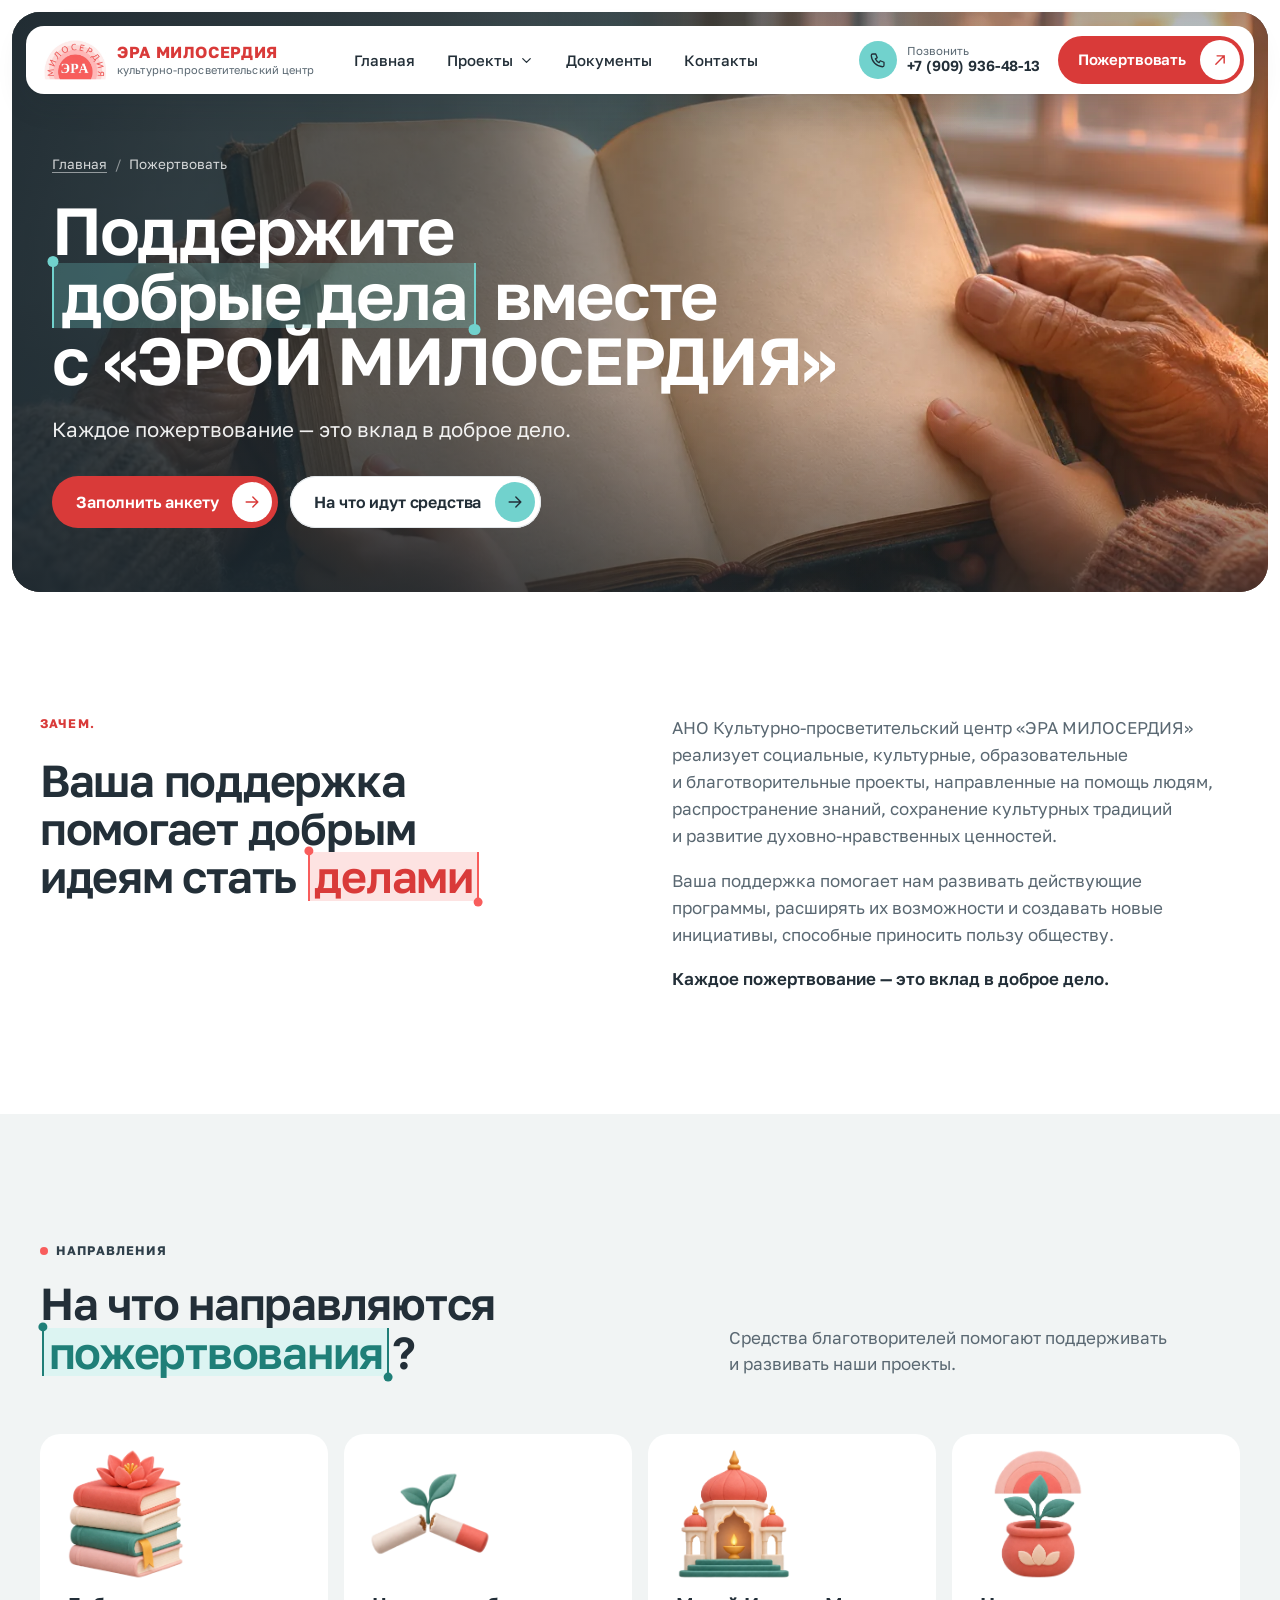
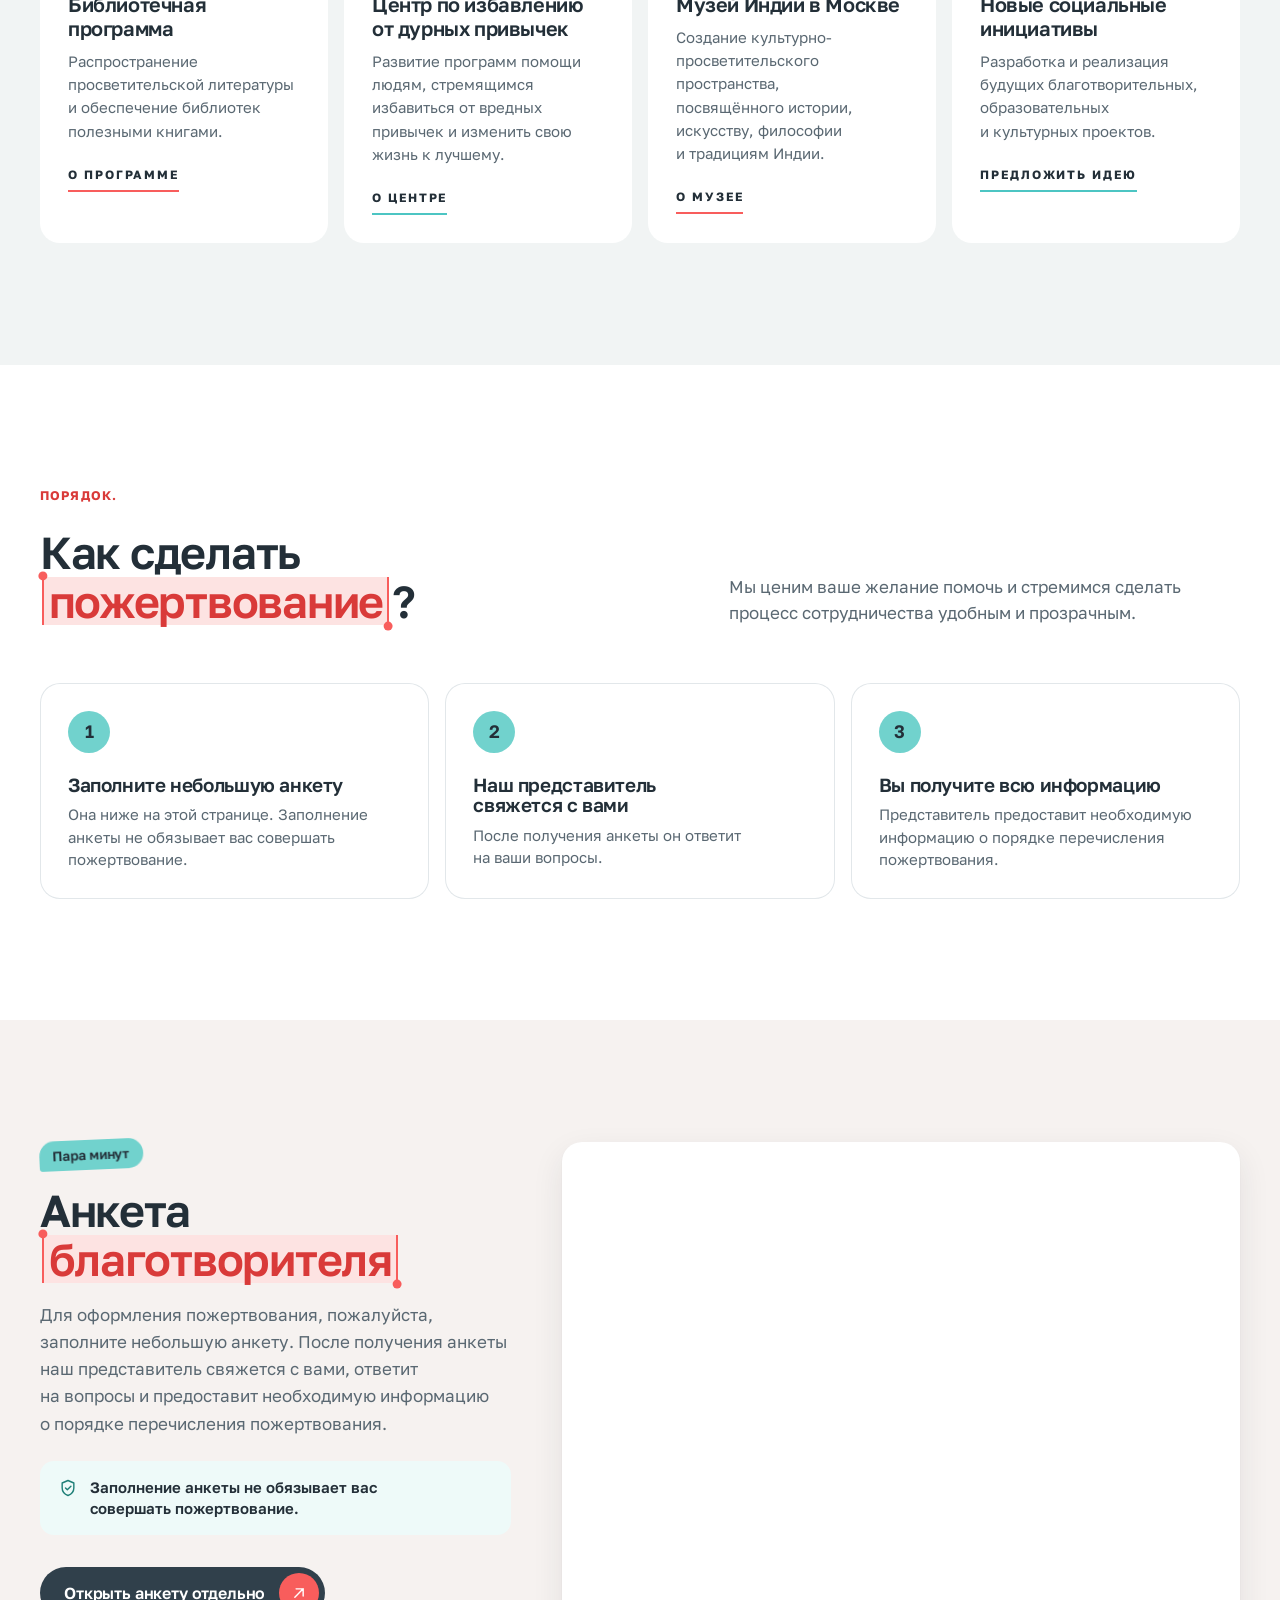
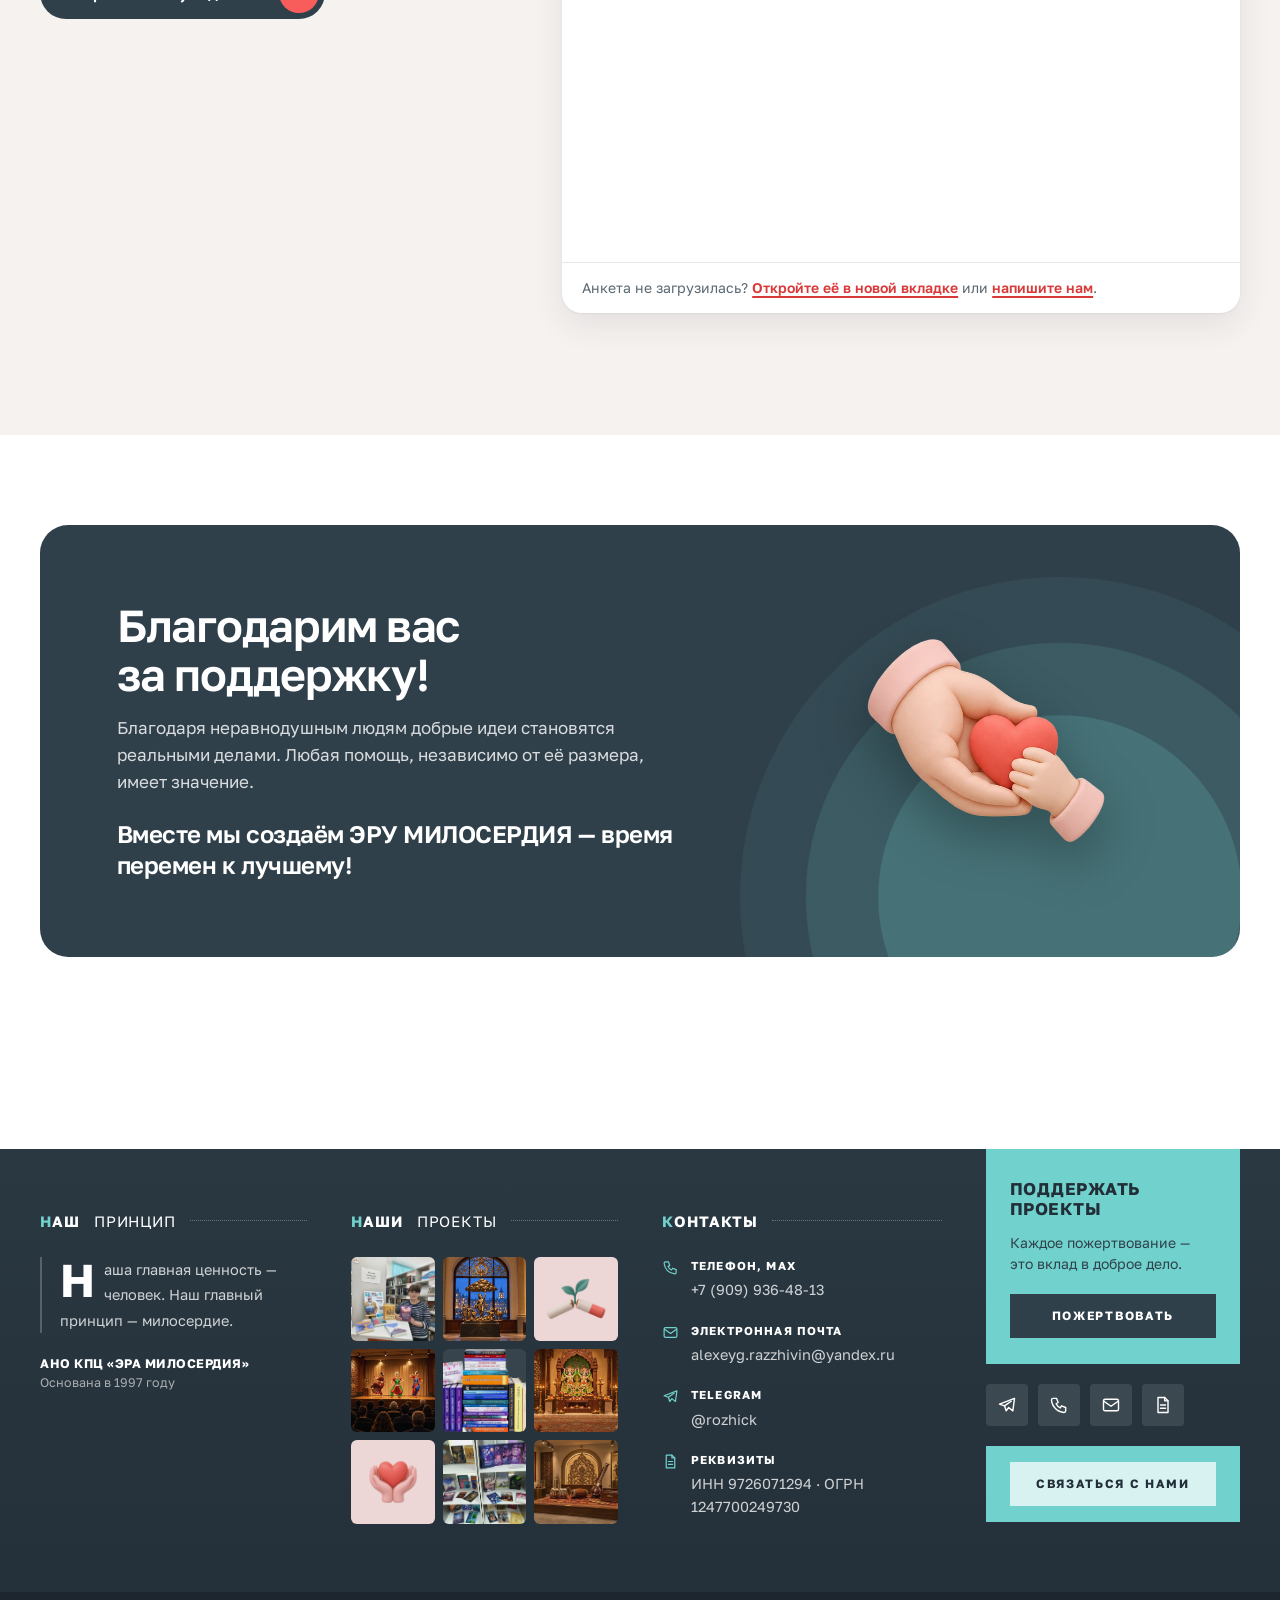
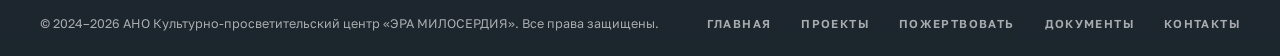
<file: pozhertvovat.html>
<!DOCTYPE html>
<html lang="ru">
<head>
<meta charset="utf-8">
<meta name="viewport" content="width=device-width, initial-scale=1">
<title>Пожертвовать — ЭРА МИЛОСЕРДИЯ</title>
<meta name="description" content="Поддержите добрые дела вместе с «ЭРОЙ МИЛОСЕРДИЯ»: библиотечная программа, центр по избавлению от дурных привычек, Музей Индии в Москве. Заполните небольшую анкету — мы свяжемся с вами.">
<meta name="theme-color" content="#F85D5C">
<meta property="og:type" content="website">
<meta property="og:site_name" content="ЭРА МИЛОСЕРДИЯ">
<meta property="og:title" content="Пожертвовать — ЭРА МИЛОСЕРДИЯ">
<meta property="og:description" content="Поддержите добрые дела вместе с «ЭРОЙ МИЛОСЕРДИЯ»: библиотечная программа, центр по избавлению от дурных привычек, Музей Индии в Москве. Заполните небольшую анкету — мы свяжемся с вами.">
<meta property="og:url" content="https://purewhitetony.github.io/era-miloserdia-main-site/pozhertvovat.html">
<meta property="og:image" content="https://purewhitetony.github.io/era-miloserdia-main-site/assets/img/og-image.jpg">
<meta name="twitter:card" content="summary_large_image">
<link rel="canonical" href="https://purewhitetony.github.io/era-miloserdia-main-site/pozhertvovat.html">
<link rel="icon" href="assets/img/favicon.png" type="image/png">
<link rel="apple-touch-icon" href="assets/img/apple-touch-icon.png">
<link rel="preload" href="assets/fonts/golos-text-cyrillic.woff2" as="font" type="font/woff2" crossorigin>
<link rel="stylesheet" href="assets/css/style.css?v=752a2253">
</head>
<body class="page-pozhertvovat">
<a class="skip" href="#main">К содержанию</a>

<!-- значки -->
<svg class="sprite" aria-hidden="true" focusable="false" width="0" height="0">
  <defs>
    <symbol id="i-arrow" viewBox="0 0 24 24"><path d="M5 12h14M13 6l6 6-6 6"/></symbol>
    <symbol id="i-arrow-ur" viewBox="0 0 24 24"><path d="M7 17 17 7M8.500 7H17v8.500"/></symbol>
    <symbol id="i-chevron" viewBox="0 0 24 24"><path d="m6 9 6 6 6-6"/></symbol>
    <symbol id="i-phone" viewBox="0 0 24 24"><path d="M5 4h4l2 5-2.500 1.500a11 11 0 0 0 5 5L15 13l5 2v4a2 2 0 0 1-2 2A16 16 0 0 1 3 6a2 2 0 0 1 2-2z"/></symbol>
    <symbol id="i-mail" viewBox="0 0 24 24"><rect x="3" y="5" width="18" height="14" rx="2"/><path d="m3.500 7.500 8.500 6 8.500-6"/></symbol>
    <symbol id="i-telegram" viewBox="0 0 24 24"><path d="M21 4 3 11l6 2 2 6 3-4 5 4 2-15z"/><path d="m9 13 8-5.500"/></symbol>
    <symbol id="i-chat" viewBox="0 0 24 24"><path d="M4 5h16v11H9.500L4 20V5z"/><path d="M8 9h8M8 12.500h5"/></symbol>
    <symbol id="i-download" viewBox="0 0 24 24"><path d="M12 4v11M7 10.500l5 5 5-5M5 20h14"/></symbol>
    <symbol id="i-eye" viewBox="0 0 24 24"><path d="M2 12s3.600-7 10-7 10 7 10 7-3.600 7-10 7S2 12 2 12z"/><circle cx="12" cy="12" r="3"/></symbol>
    <symbol id="i-file" viewBox="0 0 24 24"><path d="M6 3h8l4 4v14H6z"/><path d="M14 3v4h4M9 12h6M9 16h6"/></symbol>
    <symbol id="i-check" viewBox="0 0 24 24"><path d="m5 12.500 4.500 4.500L19 7"/></symbol>
    <symbol id="i-menu" viewBox="0 0 24 24"><path d="M4 7h16M4 12h16M4 17h16"/></symbol>
    <symbol id="i-close" viewBox="0 0 24 24"><path d="m6 6 12 12M18 6 6 18"/></symbol>
    <symbol id="i-heart" viewBox="0 0 24 24"><path d="M12 20s-7.500-4.600-7.500-10.200A4.200 4.200 0 0 1 12 7.300a4.200 4.200 0 0 1 7.500 2.500C19.500 15.400 12 20 12 20z"/></symbol>
    <symbol id="i-user" viewBox="0 0 24 24"><circle cx="12" cy="8" r="4"/><path d="M4 21a8 8 0 0 1 16 0"/></symbol>
    <symbol id="i-shield" viewBox="0 0 24 24"><path d="M12 3 5 6v6c0 4.500 3 7.500 7 9 4-1.500 7-4.500 7-9V6z"/><path d="m9 12 2.200 2.200L15.500 10"/></symbol>
    <symbol id="i-book" viewBox="0 0 24 24"><path d="M12 6.500C10 5 7 4.500 4 4.500v14c3 0 6 .5 8 2 2-1.500 5-2 8-2v-14c-3 0-6 .5-8 2zM12 6.500v14"/></symbol>
    <symbol id="i-building" viewBox="0 0 24 24"><path d="M3 21h18M5 21V10l7-5 7 5v11M9.500 21v-6h5v6"/></symbol>

    <!-- крупные двухцветные значки: линия 1 — основная, линия 2 — акцент -->
    <symbol id="f-potential" viewBox="0 0 48 48"><g class="l1"><path d="M24 42V22M24 31c-8 0-12.500-4.500-12.500-11.500 7.500 0 12.500 4.500 12.500 11.500zM24 24c0-7 4.500-11.500 11.500-11.500C35.500 19.500 31 24 24 24z"/></g><g class="l2"><path d="M15 42h18M38 30v6M35 33h6M9 8v5M6.500 10.500h5"/></g></symbol>
    <symbol id="f-values" viewBox="0 0 48 48"><g class="l1"><path d="M5 31h6l8 5h9a2.600 2.600 0 0 0 0-5.200h-6"/><path d="m28.500 35 9.500-4.200a2.700 2.700 0 0 1 2.300 4.900L27 42.500h-9.500L11 40H5"/></g><g class="l2"><path d="M24 25s-8-4.900-8-10.700A4.500 4.500 0 0 1 24 11.500a4.500 4.500 0 0 1 8 2.800C32 20.100 24 25 24 25z"/></g></symbol>
    <symbol id="f-health" viewBox="0 0 48 48"><g class="l1"><path d="M13 39c0-15 8.500-25 26-27 0 16.500-8.500 27-22 27h-4z"/><path d="M11 43c4-11 10.500-17.500 19-21.500"/></g><g class="l2"><circle cx="12" cy="13" r="4"/><path d="M12 4v2.500M12 19.500V22M3 13h2.500M18.500 13H21M5.600 6.600l1.800 1.800M16.600 17.600l1.800 1.800"/></g></symbol>
    <symbol id="f-heritage" viewBox="0 0 48 48"><g class="l1"><path d="M7 22h34L24 9 7 22zM11 22v16M19 22v16M29 22v16M37 22v16M8 38h32"/></g><g class="l2"><path d="M5 43h38"/><circle cx="24" cy="17" r="1.800"/><path d="M24 3v3"/></g></symbol>
    <symbol id="f-science" viewBox="0 0 48 48"><g class="l1"><path d="M18 6h12M20.500 6v13L9.500 38.500A3 3 0 0 0 12.100 43h23.800a3 3 0 0 0 2.600-4.500L27.500 19V6"/></g><g class="l2"><path d="M15.500 31h17"/><circle cx="21" cy="36.500" r="1.500"/><circle cx="28" cy="35" r="1"/></g></symbol>
    <symbol id="f-lotus" viewBox="0 0 48 48"><g class="l1"><path d="M24 11c5.500 6.500 5.500 15 0 21.500-5.500-6.500-5.500-15 0-21.500z"/><path d="M24 32.500c-8.500 0-14.500-5-16.500-12.500 6.500 0 12.500 4 16.500 12.500zM24 32.500c8.500 0 14.500-5 16.500-12.500-6.500 0-12.500 4-16.500 12.500z"/></g><g class="l2"><path d="M9 38.500h30M16 43h16"/></g></symbol>
    <symbol id="f-practice" viewBox="0 0 48 48"><g class="l1"><path d="M17 9h-5v33h24V9h-5"/><path d="M17 6h14v7H17z"/></g><g class="l2"><path d="m18 27.500 4.500 4.500L31 22"/></g></symbol>
    <symbol id="f-people" viewBox="0 0 48 48"><g class="l1"><circle cx="18" cy="16" r="6"/><path d="M6 40c0-7 5-12 12-12s12 5 12 12"/></g><g class="l2"><circle cx="34" cy="18" r="4.500"/><path d="M33 28.500c5.500 0 9.500 4 9.500 10"/></g></symbol>
    <symbol id="f-idea" viewBox="0 0 48 48"><g class="l1"><path d="M18.500 31c-3.500-2.200-5.500-6-5.500-10.500a11 11 0 0 1 22 0c0 4.500-2 8.300-5.500 10.500v4h-11v-4z"/></g><g class="l2"><path d="M19.500 39.500h9M21.500 43.500h5M24 3v3M8 8l2 2M40 8l-2 2"/></g></symbol>
    <symbol id="f-org" viewBox="0 0 48 48"><g class="l1"><path d="M10 42V15l14-7 14 7v27M5 42h38"/></g><g class="l2"><path d="M18 21h4M26 21h4M18 28h4M26 28h4M21 42v-7h6v7"/></g></symbol>
    <symbol id="f-key" viewBox="0 0 48 48"><g class="l1"><circle cx="15" cy="24" r="8"/><path d="M23 24h20M36 24v6M42 24v4"/></g><g class="l2"><circle cx="15" cy="24" r="2.500"/></g></symbol>
    <symbol id="f-roller" viewBox="0 0 48 48"><g class="l1"><path d="M8 9h26v9H8zM34 13.500h6V25H24v5"/></g><g class="l2"><path d="M20.500 30h7v13h-7z"/></g></symbol>
    <symbol id="f-lamp" viewBox="0 0 48 48"><g class="l1"><path d="M16 7h16l6 17H10L16 7zM24 24v15"/></g><g class="l2"><path d="M15 42h18M30 28v5"/></g></symbol>
    <symbol id="f-form" viewBox="0 0 48 48"><g class="l1"><path d="M11 6h18l8 8v28H11z"/><path d="M29 6v8h8"/></g><g class="l2"><path d="M17 23h14M17 29h14M17 35h8"/></g></symbol>
    <symbol id="f-call" viewBox="0 0 48 48"><g class="l1"><path d="M9 9h8l4 9-5 3a21 21 0 0 0 10 10l3-5 9 4v7a4 4 0 0 1-4 4C17 41 7 31 5 13a4 4 0 0 1 4-4z"/></g><g class="l2"><path d="M29 7a12 12 0 0 1 12 12M29 13a6 6 0 0 1 6 6"/></g></symbol>
    <symbol id="f-gift" viewBox="0 0 48 48"><g class="l1"><path d="M8 20h32v7H8zM11 27v15h26V27M24 20v22"/></g><g class="l2"><path d="M24 20c-3-8-11-9-11-4.500S19 20 24 20zM24 20c3-8 11-9 11-4.500S29 20 24 20z"/></g></symbol>
  </defs>
</svg>

<header class="nav" id="top">
  <div class="nav__bar">
    <a class="brand" href="index.html" aria-label="ЭРА МИЛОСЕРДИЯ — на главную">
      <img class="brand__mark" src="assets/img/logo-mark.webp" width="440" height="284" alt="">
      <span class="brand__text"><b>ЭРА МИЛОСЕРДИЯ</b><small>культурно-просветительский центр</small></span>
    </a>

    <nav class="menu" id="menu" aria-label="Основное меню">
      <a class="menu__link" href="index.html">Главная</a>
      <div class="menu__group">
        <button class="menu__link menu__toggle" type="button" aria-expanded="false" aria-controls="menu-proekty">Проекты <svg class="ic ic--sm"><use href="#i-chevron"/></svg></button>
        <div class="menu__drop" id="menu-proekty">
          <a href="knigi.html"><b>Книги и библиотеки</b><small>Просветительская литература</small></a>
          <a href="durnye-privychki.html"><b>Свобода от дурных привычек</b><small>Центр помощи</small></a>
          <a href="muzey-indii.html"><b>Музей Индии</b><small>Культурный центр в Москве</small></a>
        </div>
      </div>
      <a class="menu__link" href="dokumenty.html">Документы</a>
      <a class="menu__link" href="kontakty.html">Контакты</a>
      <a class="btn btn--primary menu__donate" href="pozhertvovat.html">Пожертвовать <span class="btn__chip"><svg class="ic"><use href="#i-arrow"/></svg></span></a>
    </nav>

    <a class="nav__call" href="tel:+79099364813">
      <span class="nav__call-ic"><svg class="ic"><use href="#i-phone"/></svg></span>
      <span class="nav__call-text"><small>Позвонить</small><b>+7 (909) 936-48-13</b></span>
    </a>
    <a class="btn btn--dark nav__donate is-active" href="pozhertvovat.html">Пожертвовать <span class="btn__chip"><svg class="ic"><use href="#i-arrow-ur"/></svg></span></a>
    <button class="nav__burger" type="button" aria-label="Открыть меню" aria-expanded="false" aria-controls="menu">
      <svg class="ic ic--open"><use href="#i-menu"/></svg><svg class="ic ic--close"><use href="#i-close"/></svg>
    </button>
  </div>
</header>

<main id="main">
<section class="hero hero--page">
  <img class="hero__img" src="assets/img/hands.webp" srcset="assets/img/hands-960.webp 960w, assets/img/hands.webp 1536w" sizes="100vw" alt="" width="1536" height="1024" fetchpriority="high" style="object-position:60% 45%">
  <div class="container hero__in">
    <div class="hero__main">
      <nav class="crumbs" aria-label="Вы здесь"><a href="index.html">Главная</a><span aria-hidden="true">/</span><span>Пожертвовать</span></nav>
      <h1 class="hero__title">Поддержите <span class="hl hl--onphoto">добрые дела</span> вместе с&nbsp;«ЭРОЙ МИЛОСЕРДИЯ»</h1>
      <p class="hero__lead">Каждое пожертвование&nbsp;— это вклад в&nbsp;доброе дело.</p>
      <div class="actions">
        <a class="btn btn--primary" href="#anketa">Заполнить анкету <span class="btn__chip"><svg class="ic"><use href="#i-arrow"/></svg></span></a>
        <a class="btn btn--light" href="#napravleniya">На что идут средства <span class="btn__chip"><svg class="ic"><use href="#i-arrow"/></svg></span></a>
      </div>
    </div>
  </div>
</section>

<section class="section">
  <div class="container">
    <div class="split split--top">
      <div class="reveal">
        <span class="eyebrow">Зачем.</span>
        <h2 class="h2">Ваша поддержка помогает добрым идеям стать <span class="hl hl--coral">делами</span></h2>
      </div>
      <div class="prose reveal" style="--d:.1s">
        <p>АНО Культурно-просветительский центр «ЭРА МИЛОСЕРДИЯ» реализует социальные, культурные, образовательные и&nbsp;благотворительные проекты, направленные на&nbsp;помощь людям, распространение знаний, сохранение культурных традиций и&nbsp;развитие духовно-нравственных ценностей.</p>
        <p>Ваша поддержка помогает нам развивать действующие программы, расширять их возможности и&nbsp;создавать новые инициативы, способные приносить пользу обществу.</p>
        <p><strong>Каждое пожертвование&nbsp;— это вклад в&nbsp;доброе дело.</strong></p>
      </div>
    </div>
  </div>
</section>

<section class="section section--cool" id="napravleniya">
  <div class="container">
    <div class="section__head">
      <div class="reveal">
        <span class="dot-label">Направления</span>
        <h2 class="h2">На&nbsp;что направляются <span class="hl">пожертвования</span>?</h2>
      </div>
      <p class="lead reveal" style="--d:.1s">Средства благотворителей помогают поддерживать и&nbsp;развивать наши проекты.</p>
    </div>

    <div class="cards cards--4">
      <a class="card card--ill reveal" href="knigi.html#biblioteki">
        <img class="card__art" src="assets/img/ill/books.webp" alt="" width="598" height="598" loading="lazy">
        <h3>Библиотечная программа</h3>
        <p>Распространение просветительской литературы и&nbsp;обеспечение библиотек полезными книгами.</p>
        <span class="ulink">О&nbsp;программе</span>
      </a>
      <a class="card card--ill reveal" style="--d:.08s" href="durnye-privychki.html">
        <img class="card__art" src="assets/img/ill/kurenie.webp" alt="" width="560" height="560" loading="lazy">
        <h3>Центр по&nbsp;избавлению от&nbsp;дурных привычек</h3>
        <p>Развитие программ помощи людям, стремящимся избавиться от&nbsp;вредных привычек и&nbsp;изменить свою жизнь к&nbsp;лучшему.</p>
        <span class="ulink ulink--teal">О&nbsp;центре</span>
      </a>
      <a class="card card--ill reveal" style="--d:.16s" href="muzey-indii.html">
        <img class="card__art" src="assets/img/ill/museum.webp" alt="" width="637" height="637" loading="lazy">
        <h3>Музей Индии в&nbsp;Москве</h3>
        <p>Создание культурно-просветительского пространства, посвящённого истории, искусству, философии и&nbsp;традициям Индии.</p>
        <span class="ulink">О&nbsp;музее</span>
      </a>
      <a class="card card--ill reveal" style="--d:.24s" href="kontakty.html">
        <img class="card__art" src="assets/img/ill/sprout.webp" alt="" width="578" height="578" loading="lazy">
        <h3>Новые социальные инициативы</h3>
        <p>Разработка и&nbsp;реализация будущих благотворительных, образовательных и&nbsp;культурных проектов.</p>
        <span class="ulink ulink--teal">Предложить идею</span>
      </a>
    </div>
  </div>
</section>

<section class="section" id="kak">
  <div class="container">
    <div class="section__head">
      <div class="reveal">
        <span class="eyebrow">Порядок.</span>
        <h2 class="h2">Как сделать <span class="hl hl--coral">пожертвование</span>?</h2>
      </div>
      <p class="lead reveal" style="--d:.1s">Мы ценим ваше желание помочь и&nbsp;стремимся сделать процесс сотрудничества удобным и&nbsp;прозрачным.</p>
    </div>

    <div class="steps">
      <article class="step reveal" style="box-shadow:inset 0 0 0 1px var(--line)">
        <h3>Заполните небольшую анкету</h3>
        <p>Она ниже на&nbsp;этой странице. Заполнение анкеты не&nbsp;обязывает вас совершать пожертвование.</p>
      </article>
      <article class="step reveal" style="--d:.08s;box-shadow:inset 0 0 0 1px var(--line)">
        <h3>Наш представитель свяжется с&nbsp;вами</h3>
        <p>После получения анкеты он ответит на&nbsp;ваши вопросы.</p>
      </article>
      <article class="step reveal" style="--d:.16s;box-shadow:inset 0 0 0 1px var(--line)">
        <h3>Вы получите всю информацию</h3>
        <p>Представитель предоставит необходимую информацию о&nbsp;порядке перечисления пожертвования.</p>
      </article>
    </div>
  </div>
</section>

<section class="section section--warm" id="anketa">
  <div class="container">
    <div class="formbox">
      <div class="formbox__side reveal">
        <span class="petal">Пара минут</span>
        <h2 class="h2">Анкета <span class="hl hl--coral">благотворителя</span></h2>
        <div class="prose">
          <p>Для оформления пожертвования, пожалуйста, заполните небольшую анкету. После получения анкеты наш представитель свяжется с&nbsp;вами, ответит на&nbsp;вопросы и&nbsp;предоставит необходимую информацию о&nbsp;порядке перечисления пожертвования.</p>
        </div>
        <p class="formbox__note"><svg class="ic"><use href="#i-shield"/></svg><span>Заполнение анкеты не&nbsp;обязывает вас совершать пожертвование.</span></p>
        <div class="actions mt-m">
          <a class="btn btn--dark" href="https://forms.yandex.ru/u/6ae83d171f1eb5a32bd05636/" target="_blank" rel="noopener">Открыть анкету отдельно <span class="btn__chip"><svg class="ic"><use href="#i-arrow-ur"/></svg></span></a>
        </div>
      </div>
      <div class="formbox__frame reveal" style="--d:.1s">
        <iframe src="https://forms.yandex.ru/u/6ae83d171f1eb5a32bd05636/?iframe=1" name="ya-form-6ae83d171f1eb5a32bd05636" title="Анкета благотворителя" loading="lazy"></iframe>
        <p class="formbox__alt">Анкета не&nbsp;загрузилась? <a class="tlink" href="https://forms.yandex.ru/u/6ae83d171f1eb5a32bd05636/" target="_blank" rel="noopener">Откройте её в&nbsp;новой вкладке</a> или <a class="tlink" href="kontakty.html">напишите нам</a>.</p>
      </div>
    </div>
  </div>
</section>

<section class="section section--tight">
  <div class="container">
    <div class="thanks reveal">
      <div>
        <h2 class="h2">Благодарим вас за&nbsp;поддержку!</h2>
        <p>Благодаря неравнодушным людям добрые идеи становятся реальными делами. Любая помощь, независимо от&nbsp;её размера, имеет значение.</p>
        <p class="thanks__motto">Вместе мы создаём ЭРУ МИЛОСЕРДИЯ&nbsp;— время перемен к&nbsp;лучшему!</p>
      </div>
      <img class="thanks__art" src="assets/img/ill/together.webp" alt="" width="467" height="467" loading="lazy">
    </div>
  </div>
</section>

<script src="https://forms.yandex.ru/_static/embed.js"></script>

</main>

<footer class="footer">
  <div class="container footer__grid">
    <section class="footer__col" aria-labelledby="f-principle">
      <h2 class="footer__h" id="f-principle"><b>Наш</b> принцип</h2>
      <blockquote class="footer__quote">
        <p>Наша главная ценность&nbsp;— человек. Наш главный принцип&nbsp;— милосердие.</p>
      </blockquote>
      <p class="footer__sign"><b>АНО КПЦ «ЭРА МИЛОСЕРДИЯ»</b><br>Основана в&nbsp;1997&nbsp;году</p>
    </section>

    <section class="footer__col" aria-labelledby="f-photo">
      <h2 class="footer__h" id="f-photo"><b>Наши</b> проекты</h2>
      <div class="footer__feed">
        <a href="knigi.html" title="Книги и библиотеки"><img src="assets/img/knigi/bibliotekar-s-knigami-ruzova.webp" alt="Библиотекарь с книгами, подаренными библиотеке" loading="lazy" width="1000" height="750"></a>
        <a href="muzey-indii.html" title="Музей Индии"><img src="assets/img/muzey/glavny.webp" alt="Главный зал Музея Индии" loading="lazy" width="900" height="595"></a>
        <a href="durnye-privychki.html" title="Свобода от дурных привычек"><img class="is-ill" src="assets/img/ill/kurenie.webp" alt="Сломанная сигарета, из которой растёт росток" loading="lazy" width="560" height="560"></a>
        <a href="muzey-indii.html" title="Музей Индии"><img src="assets/img/muzey/zal.webp" alt="Сцена и лекторий Музея Индии" loading="lazy" width="900" height="595"></a>
        <a href="knigi.html" title="Книги и библиотеки"><img src="assets/img/knigi/komplekt.webp" alt="Комплект книг для библиотеки" loading="lazy" width="1000" height="847"></a>
        <a href="muzey-indii.html" title="Музей Индии"><img src="assets/img/muzey/altar.webp" alt="Алтарная комната Музея Индии" loading="lazy" width="900" height="595"></a>
        <a href="durnye-privychki.html" title="Свобода от дурных привычек"><img class="is-ill" src="assets/img/ill/sozavisimost.webp" alt="Ладони, которые держат сердце" loading="lazy" width="560" height="560"></a>
        <a href="knigi.html" title="Книги и библиотеки"><img src="assets/img/knigi/vitrina-knig-ruzovyh.webp" alt="Витрина с книгами в библиотеке" loading="lazy" width="1000" height="751"></a>
        <a href="muzey-indii.html" title="Музей Индии"><img src="assets/img/muzey/muzyka.webp" alt="Зал музыки и танца Музея Индии" loading="lazy" width="756" height="500"></a>
      </div>
    </section>

    <section class="footer__col" aria-labelledby="f-contacts">
      <h2 class="footer__h" id="f-contacts"><b>Контакты</b></h2>
      <ul class="footer__contacts">
        <li><svg class="ic"><use href="#i-phone"/></svg><span><small>Телефон, MAX</small><a href="tel:+79099364813">+7 (909) 936-48-13</a></span></li>
        <li><svg class="ic"><use href="#i-mail"/></svg><span><small>Электронная почта</small><a href="mailto:alexeyg.razzhivin@yandex.ru">alexeyg.razzhivin@yandex.ru</a></span></li>
        <li><svg class="ic"><use href="#i-telegram"/></svg><span><small>Telegram</small><a href="https://t.me/rozhick" target="_blank" rel="noopener">@rozhick</a></span></li>
        <li><svg class="ic"><use href="#i-file"/></svg><span><small>Реквизиты</small>ИНН 9726071294 · ОГРН 1247700249730</span></li>
      </ul>
    </section>

    <section class="footer__col footer__col--cta" aria-labelledby="f-support">
      <div class="footer__card">
        <h2 class="footer__card-h" id="f-support">Поддержать проекты</h2>
        <p>Каждое пожертвование&nbsp;— это вклад в&nbsp;доброе дело.</p>
        <a class="footer__card-btn" href="pozhertvovat.html">Пожертвовать</a>
      </div>
      <div class="footer__social">
        <a href="https://t.me/rozhick" target="_blank" rel="noopener" aria-label="Написать в Telegram"><svg class="ic"><use href="#i-telegram"/></svg></a>
        <a href="tel:+79099364813" aria-label="Позвонить"><svg class="ic"><use href="#i-phone"/></svg></a>
        <a href="mailto:alexeyg.razzhivin@yandex.ru" aria-label="Написать на почту"><svg class="ic"><use href="#i-mail"/></svg></a>
        <a href="dokumenty.html" aria-label="Учредительные документы"><svg class="ic"><use href="#i-file"/></svg></a>
      </div>
      <div class="footer__card footer__card--thin">
        <a class="footer__card-btn footer__card-btn--light" href="kontakty.html">Связаться с нами</a>
      </div>
    </section>
  </div>

  <div class="footer__bottom">
    <div class="container footer__bottom-in">
      <p>© 2024–2026 АНО Культурно-просветительский центр «ЭРА МИЛОСЕРДИЯ». Все права защищены.</p>
      <nav class="footer__menu" aria-label="Меню в подвале">
        <a href="index.html">Главная</a>
        <a href="index.html#proekty">Проекты</a>
        <a href="pozhertvovat.html">Пожертвовать</a>
        <a href="dokumenty.html">Документы</a>
        <a href="kontakty.html">Контакты</a>
      </nav>
    </div>
  </div>
</footer>

<script src="assets/js/main.js?v=752a2253" defer></script>
</body>
</html>
</file>
<file: assets/css/style.css>
/* ЭРА МИЛОСЕРДИЯ — основной сайт. Стили.
   Палитра: коралл логотипа + бирюза + тёмный сине-серый, много белого.
   Порядок: шрифты → переменные → основа → типографика → кнопки → шапка → блоки главной → страницы → подвал. */

/* ---------- шрифты (лежат в assets/fonts, с Google не грузятся) ---------- */
@font-face{font-family:'Golos Text';font-style:normal;font-weight:400 700;font-display:swap;src:url('../fonts/golos-text-cyrillic.woff2') format('woff2');unicode-range:U+0301,U+0400-045F,U+0490-0491,U+04B0-04B1,U+2116}
@font-face{font-family:'Golos Text';font-style:normal;font-weight:400 700;font-display:swap;src:url('../fonts/golos-text-latin.woff2') format('woff2');unicode-range:U+0000-00FF,U+0131,U+0152-0153,U+02BB-02BC,U+02C6,U+02DA,U+02DC,U+0304,U+0308,U+0329,U+2000-206F,U+20AC,U+2122,U+2191,U+2193,U+2212,U+2215,U+FEFF,U+FFFD}
@font-face{font-family:'Lora';font-style:italic;font-weight:400 700;font-display:swap;src:url('../fonts/lora-italic-cyrillic.woff2') format('woff2');unicode-range:U+0301,U+0400-045F,U+0490-0491,U+04B0-04B1,U+2116}
@font-face{font-family:'Lora';font-style:italic;font-weight:400 700;font-display:swap;src:url('../fonts/lora-italic-latin.woff2') format('woff2');unicode-range:U+0000-00FF,U+0131,U+0152-0153,U+02BB-02BC,U+02C6,U+02DA,U+02DC,U+0304,U+0308,U+0329,U+2000-206F,U+20AC,U+2122,U+2191,U+2193,U+2212,U+2215,U+FEFF,U+FFFD}

/* ---------- переменные ---------- */
:root{
  --coral:#F85D5C;        /* цвет логотипа: крупные плоскости, знаки */
  --coral-600:#D93A39;    /* кнопки и ссылки: белый текст читается */
  --coral-700:#BE2F2E;
  --coral-200:#FBC4C3;
  --coral-100:#FDE3E2;
  --coral-50:#FFF4F3;
  --teal:#71D2CD;
  --teal-500:#4CC5C3;
  --teal-700:#1F7F78;     /* бирюзовый для текста и линий на белом */
  --teal-100:#DCF4F2;
  --teal-50:#EEFAF9;
  --ink:#30404B;
  --ink-900:#232F38;
  --ink-800:#2A3842;
  --text:#2B3943;
  --muted:#5A6872;
  --line:#E2E7EA;
  --paper:#FFFFFF;
  --warm:#F6F2F0;
  --cool:#F1F4F4;

  --r-xl:28px; --r-lg:20px; --r-md:14px; --r-sm:10px;
  --shadow:0 1px 2px rgba(35,47,56,.05),0 12px 32px rgba(35,47,56,.09);
  --shadow-lg:0 2px 4px rgba(35,47,56,.05),0 24px 60px rgba(35,47,56,.14);
  --container:1200px;
  --gutter:clamp(18px,4vw,40px);
  --frame:12px;            /* поле вокруг главного экрана */
  --nav-h:68px;
  --font:'Golos Text',system-ui,-apple-system,'Segoe UI',Roboto,Arial,sans-serif;
  --serif:'Lora',Georgia,'Times New Roman',serif;
}

/* ---------- основа ---------- */
*,*::before,*::after{box-sizing:border-box}
html{-webkit-text-size-adjust:100%;scroll-behavior:smooth;scroll-padding-top:calc(var(--nav-h) + 28px)}
body{margin:0;font-family:var(--font);font-size:17px;line-height:1.6;color:var(--text);background:var(--paper);-webkit-font-smoothing:antialiased;text-rendering:optimizeLegibility;overflow-x:hidden}
img,svg,video{display:block;max-width:100%}
img{height:auto}
a{color:inherit;text-decoration:none}
button{font:inherit;color:inherit;background:none;border:0;padding:0;cursor:pointer}
h1,h2,h3,h4,p,ul,ol,figure,blockquote,dl,dd{margin:0}
ul,ol{padding:0;list-style:none}
:focus-visible{outline:3px solid var(--teal-700);outline-offset:3px;border-radius:6px}
::selection{background:var(--teal-100);color:var(--ink-900)}
.sprite{position:absolute;width:0;height:0;overflow:hidden}
.skip{position:absolute;left:12px;top:-60px;z-index:200;background:var(--ink);color:#fff;padding:10px 16px;border-radius:10px;transition:top .15s}
.skip:focus{top:12px}
.container{width:min(var(--container),100% - 2*var(--gutter));margin-inline:auto}
.vh{position:absolute;width:1px;height:1px;overflow:hidden;clip-path:inset(50%);white-space:nowrap}

.ic{width:20px;height:20px;flex:none;fill:none;stroke:currentColor;stroke-width:1.7;stroke-linecap:round;stroke-linejoin:round}
.ic--sm{width:15px;height:15px;stroke-width:2}
.fic{width:46px;height:46px;flex:none;fill:none;stroke-width:1.4;stroke-linecap:round;stroke-linejoin:round;--ic-1:var(--coral);--ic-2:var(--teal-700)}
.fic .l1,.fic use{stroke:var(--ic-1)}
.l1{stroke:var(--ic-1,currentColor)}
.l2{stroke:var(--ic-2,currentColor)}
.fic--teal{--ic-1:var(--teal-700);--ic-2:var(--coral)}
.fic--ink{--ic-1:var(--ink);--ic-2:var(--coral)}

/* ---------- типографика ---------- */
h1,h2,h3,h4{font-weight:600;color:var(--ink-900);letter-spacing:-.028em;line-height:1.08;text-wrap:balance}
.h1{font-size:clamp(40px,6.4vw,84px);letter-spacing:-.035em;line-height:1}
.h2{font-size:clamp(29px,3.5vw,46px)}
.h3{font-size:clamp(21px,2vw,26px);letter-spacing:-.02em;line-height:1.18}
.lead{font-size:clamp(18px,1.55vw,21px);line-height:1.5;color:var(--muted)}
.prose p+p{margin-top:1em}
.prose{color:var(--muted)}
.prose strong,.prose b{color:var(--ink-900);font-weight:600}
p{text-wrap:pretty}
.muted{color:var(--muted)}

/* надзаголовок: мелкие прописные с точкой */
.eyebrow{display:block;font-size:12.500px;font-weight:700;letter-spacing:.09em;text-transform:uppercase;color:var(--coral-600);margin-bottom:22px}
.eyebrow--teal{color:var(--teal-700)}
/* на тёплом и сером фоне коралловый мелкий текст темнее: иначе контраст ниже нормы */
.section--warm .eyebrow,.section--cool .eyebrow,.story--light .eyebrow,.hero--plain .eyebrow,.section--warm .format__body small,.chair small{color:var(--coral-700)}
.eyebrow--light{color:var(--coral-200)}

/* лепесток-апостроф перед заголовком */
.petal{display:inline-flex;align-items:center;gap:8px;padding:7px 14px 7px 13px;border-radius:15px 15px 15px 3px;background:var(--teal);color:var(--ink-900);font-size:13.500px;font-weight:600;letter-spacing:-.005em;line-height:1.2;transform:rotate(-2.500deg);transform-origin:left bottom;margin-bottom:14px}
.petal--coral{background:var(--coral-100);color:var(--coral-700)}
.petal--white{background:#fff;color:var(--ink-900)}

/* выделение слова в заголовке: «выбранный текст» с ручками */
.hl{position:relative;display:inline-block;padding:0 .14em;margin:0 .05em;background:var(--hl-bg,var(--teal-100));color:var(--hl-ink,var(--teal-700));box-shadow:inset 2px 0 0 var(--hl-line,var(--teal-700)),inset -2px 0 0 var(--hl-line,var(--teal-700));white-space:nowrap}
.hl::before,.hl::after{content:"";position:absolute;width:.17em;height:.17em;min-width:9px;min-height:9px;border-radius:50%;background:var(--hl-line,var(--teal-700))}
.hl::before{left:0;top:0;transform:translate(-40%,-62%)}
.hl::after{right:0;bottom:0;transform:translate(40%,62%)}
.hl--coral{--hl-bg:var(--coral-100);--hl-ink:var(--coral-600);--hl-line:var(--coral)}
.hl--onphoto{--hl-bg:rgba(113,210,205,.26);--hl-ink:#fff;--hl-line:var(--teal)}

/* ссылка-подчёркивание прописными */
.ulink{display:inline-flex;align-items:center;gap:8px;font-size:12px;font-weight:700;letter-spacing:.16em;text-transform:uppercase;color:var(--ink-900);padding-bottom:6px;border-bottom:2px solid var(--coral);transition:color .2s,border-color .2s,gap .2s}
.ulink:hover{color:var(--coral-600);gap:12px}
.ulink--teal{border-color:var(--teal-500)}
.ulink--teal:hover{color:var(--teal-700)}
.ulink--white{color:#fff;border-color:rgba(255,255,255,.8)}
.ulink--white:hover{color:#fff;border-color:#fff}
.tlink{color:var(--coral-600);font-weight:600;text-decoration:underline;text-decoration-thickness:1.500px;text-underline-offset:3px}
.tlink:hover{color:var(--coral-700)}

/* ---------- кнопки: пилюля с кружком-стрелкой ---------- */
.btn{display:inline-flex;align-items:center;justify-content:space-between;gap:14px;min-height:52px;padding:6px 6px 6px 24px;border-radius:999px;font-size:16px;font-weight:600;letter-spacing:-.01em;line-height:1.15;white-space:nowrap;transition:background-color .2s,color .2s,box-shadow .2s,transform .2s}
.btn__chip{display:grid;place-items:center;width:40px;height:40px;border-radius:50%;flex:none;transition:transform .25s}
.btn:hover .btn__chip{transform:translateX(3px)}
.btn:hover .btn__chip .ic{transform:none}
.btn:active{transform:translateY(1px)}
.btn--primary{background:var(--coral-600);color:#fff}
.btn--primary .btn__chip{background:#fff;color:var(--coral-600)}
.btn--primary:hover{background:var(--coral-700)}
.btn--dark{background:var(--ink);color:#fff}
.btn--dark .btn__chip{background:var(--coral);color:#fff}
.btn--dark:hover{background:var(--ink-900)}
.btn--light{background:#fff;color:var(--ink-900);box-shadow:inset 0 0 0 1px var(--line)}
.btn--light .btn__chip{background:var(--teal);color:var(--ink-900)}
.btn--light:hover{box-shadow:inset 0 0 0 1px var(--ink)}
.btn--teal{background:var(--teal);color:var(--ink-900)}
.btn--teal .btn__chip{background:var(--ink);color:#fff}
.btn--teal:hover{background:var(--teal-500)}
.btn--sm{min-height:44px;padding:4px 4px 4px 18px;font-size:15px;gap:10px}
.btn--sm .btn__chip{width:36px;height:36px}
.btn--plain{padding:0 26px;justify-content:center}
.actions{display:flex;flex-wrap:wrap;gap:12px;align-items:center}

/* ---------- шапка: белая плавающая планка ---------- */
.nav{position:sticky;top:10px;z-index:100;margin-top:calc(var(--frame) + 14px);height:var(--nav-h);pointer-events:none}
.nav__bar{pointer-events:auto;width:min(1260px,100% - 2*(var(--frame) + 14px));height:100%;margin-inline:auto;display:flex;align-items:center;gap:18px;padding:0 10px 0 18px;background:#fff;border-radius:18px;box-shadow:0 1px 2px rgba(35,47,56,.06),0 10px 30px rgba(35,47,56,.12)}
.brand{display:flex;align-items:center;gap:11px;flex:none;margin-right:6px}
.brand__mark{width:62px;height:auto}
.brand__text{display:grid;line-height:1.1}
.brand__text b{font-size:16px;font-weight:700;letter-spacing:.04em;color:var(--coral-600)}
.brand__text small{font-size:11px;color:var(--muted);letter-spacing:.01em;margin-top:3px}
.menu{display:flex;align-items:center;gap:2px;margin-right:auto}
.menu__link{display:inline-flex;align-items:center;gap:6px;height:38px;padding:0 15px;border-radius:999px;font-size:15px;font-weight:500;color:var(--ink-900);transition:background-color .2s,color .2s}
.menu__link:hover{background:var(--cool)}
.menu__link.is-active{background:var(--teal);color:var(--ink-900);font-weight:600}
.menu__group{position:relative}
.menu__toggle .ic{transition:transform .2s}
.menu__group.is-open .menu__toggle .ic{transform:rotate(180deg)}
.menu__drop{position:absolute;left:-8px;top:calc(100% + 16px);width:308px;padding:8px;background:#fff;border-radius:16px;box-shadow:var(--shadow-lg);opacity:0;visibility:hidden;transform:translateY(-6px);transition:opacity .18s,transform .18s,visibility .18s}
.menu__drop::before{content:"";position:absolute;left:0;right:0;top:-18px;height:18px}
.menu__group.is-open .menu__drop{opacity:1;visibility:visible;transform:none}
@media (hover:hover) and (min-width:981px){.menu__group:hover .menu__drop,.menu__group:focus-within .menu__drop{opacity:1;visibility:visible;transform:none}}
.menu__drop a{display:grid;gap:1px;padding:11px 14px;border-radius:10px;transition:background-color .15s}
.menu__drop a:hover{background:var(--teal-50)}
.menu__drop b{font-size:15.500px;font-weight:600;color:var(--ink-900);letter-spacing:-.01em}
.menu__drop small{font-size:13px;color:var(--muted)}
.menu__donate{display:none}
.nav__call{display:flex;align-items:center;gap:10px;flex:none}
.nav__call-ic{display:grid;place-items:center;width:38px;height:38px;border-radius:50%;background:var(--teal);color:var(--ink-900)}
.nav__call-ic .ic{width:18px;height:18px}
.nav__call-text{display:grid;line-height:1.15}
.nav__call-text small{font-size:11.500px;color:var(--muted)}
.nav__call-text b{font-size:14.500px;font-weight:600;color:var(--ink-900);letter-spacing:-.01em}
.nav__donate{min-height:48px;padding:4px 4px 4px 20px;font-size:15px;flex:none}
.nav__donate .btn__chip{width:40px;height:40px}
.nav__donate.is-active{background:var(--coral-600)}
.nav__donate.is-active .btn__chip{background:#fff;color:var(--coral-600)}
.nav__burger{display:none;width:46px;height:46px;border-radius:50%;background:var(--ink);color:#fff;place-items:center;flex:none}
.nav__burger .ic--close{display:none}
.nav.is-open .nav__burger .ic--open{display:none}
.nav.is-open .nav__burger .ic--close{display:block}

/* ---------- главный экран: фото-карточка со скруглением ---------- */
.hero{position:relative;isolation:isolate;margin:calc(-1*(var(--nav-h) + 14px)) var(--frame) 0;border-radius:var(--r-xl);overflow:hidden;background:var(--ink);color:#fff}
.hero__img{position:absolute;inset:0;width:100%;height:100%;object-fit:cover;object-position:78% 70%;z-index:-2}
.hero::after{content:"";position:absolute;inset:0;z-index:-1;background:linear-gradient(90deg,rgba(28,40,48,.86) 0%,rgba(28,40,48,.62) 34%,rgba(28,40,48,.12) 62%,rgba(28,40,48,0) 78%),linear-gradient(0deg,rgba(28,40,48,.62) 0%,rgba(28,40,48,0) 34%),linear-gradient(180deg,rgba(28,40,48,.34) 0%,rgba(28,40,48,0) 22%)}
.hero__in{position:relative;display:grid;grid-template-columns:minmax(0,1fr);align-items:end;gap:40px;min-height:min(860px,max(660px,100svh - 2*var(--frame)));padding-block:calc(var(--nav-h) + 86px) 176px}
.hero__tags{display:flex;flex-wrap:wrap;gap:8px;margin-bottom:26px}
.tag{display:inline-flex;align-items:center;height:28px;padding:0 12px;border-radius:999px;font-size:12.500px;font-weight:500;letter-spacing:.01em;border:1px solid rgba(255,255,255,.55);color:#fff;background:rgba(255,255,255,.08);backdrop-filter:blur(6px)}
.hero h1{color:#fff;margin-bottom:22px}
.hero__title{font-size:clamp(42px,7vw,92px);font-weight:600;letter-spacing:-.03em;line-height:.98}
.hero__title .hl{margin-left:0}
.hero__lead{max-width:30em;font-size:clamp(18px,1.6vw,21px);line-height:1.5;color:rgba(255,255,255,.92);margin-bottom:34px}
.hero__main{max-width:800px}
.hero__side{position:absolute;right:0;top:calc(var(--nav-h) + 50px);display:flex;align-items:center;gap:22px}
.hero__trust{display:grid;justify-items:end;gap:2px;font-size:13.500px;line-height:1.45;color:rgba(255,255,255,.92);text-align:right}
.hero__trust .ic{color:var(--teal);margin-bottom:4px}
.hero__trust a{text-decoration:underline;text-underline-offset:3px}
.glass{display:flex;align-items:stretch;gap:14px;padding:12px;border-radius:18px;background:rgba(255,255,255,.16);border:1px solid rgba(255,255,255,.28);backdrop-filter:blur(14px);-webkit-backdrop-filter:blur(14px);color:#fff;transition:background-color .2s}
a.glass:hover{background:rgba(255,255,255,.24)}
.glass__num{display:grid;align-content:space-between;gap:10px;padding:4px 4px 2px 6px}
.glass__num b{font-size:34px;font-weight:600;letter-spacing:-.03em;line-height:1}
.glass__num span{font-size:13px;line-height:1.25;opacity:.92}
.glass__dots{display:flex}
.glass__dots img{width:34px;height:34px;border-radius:50%;border:2px solid #fff;object-fit:cover;background:var(--coral-100)}
.glass__dots img+img{margin-left:-9px}
.glass__pic{width:118px;border-radius:12px;object-fit:cover;aspect-ratio:4/3;align-self:stretch;height:auto}

/* внутренние страницы: экран пониже */
.hero--page .hero__in{min-height:0;padding-block:calc(var(--nav-h) + 74px) 64px}
.hero--page .hero__title{font-size:clamp(36px,5.2vw,68px);max-width:15em}
.hero--page .hero__lead{margin-bottom:30px;max-width:38em}
.hero--page.hero--overlap .hero__in{padding-bottom:150px}
.crumbs{display:flex;flex-wrap:wrap;gap:8px;align-items:center;font-size:13.500px;color:rgba(255,255,255,.8);margin-bottom:22px}
.crumbs a{text-decoration:underline;text-underline-offset:3px;text-decoration-color:rgba(255,255,255,.5)}
.crumbs a:hover{color:#fff}
.crumbs span[aria-hidden]{opacity:.6}

/* экран с портретом: человек справа, текст занимает левую половину и не заходит на лицо */
.hero--face .hero__img{object-position:60% 30%}
@media (min-width:621px){
  .hero--face .hero__main{max-width:min(46%,560px)}
  .hero--face .hero__title{font-size:clamp(30px,4.200vw,58px)}
}
/* варианты экрана внутренних страниц: светлый без фото, коралловый с иллюстрацией */
.hero--plain{background:var(--warm);color:var(--text)}
.hero--plain::after{background:radial-gradient(circle at 100% 100%,var(--coral-100) 0 16%,#FCEDEC 16.100% 23%,#FBF1EF 23.100% 30%,transparent 30.100%)}
.hero--plain h1{color:var(--ink-900)}
.hero--plain .hero__lead{color:var(--text)}
.hero--plain .crumbs{color:var(--muted)}
.hero--plain .crumbs a{text-decoration-color:var(--line)}
.hero--plain .crumbs a:hover{color:var(--ink-900)}
.hero--plain .hero__in{padding-bottom:72px}
.hero--coral{background:var(--coral-600)}
.hero--coral::after{background:radial-gradient(circle at 82% 108%,rgba(255,255,255,.2) 0 19%,rgba(255,255,255,.12) 19.100% 27%,rgba(255,255,255,.07) 27.100% 35%,transparent 35.100%)}
.hero--coral .hl{--hl-bg:rgba(255,255,255,.2);--hl-ink:#fff;--hl-line:#fff}
.hero--coral .crumbs,.hero--coral .hero__lead{color:#fff}
.hero__art{position:absolute;z-index:-1;right:max(3%,calc(50% - 590px));bottom:-5%;width:min(430px,36%);height:auto;filter:drop-shadow(0 26px 30px rgba(0,0,0,.22))}
.hero--art .hero__in{padding-right:min(440px,36%)}
.note{font-size:14.500px;color:var(--muted);line-height:1.5}
.mt-s{margin-top:18px}
.mt-m{margin-top:32px}
.mt-l{margin-top:clamp(40px,5vw,64px)}
.narrow{max-width:46em}
.lecture{display:flex;align-items:center;gap:22px;padding:24px 28px;border-radius:var(--r-lg);background:var(--teal-50)}
.lecture .fic{flex:none}
.lecture h3{font-size:19px;margin-bottom:4px;letter-spacing:-.02em}
.lecture p{font-size:15px;color:var(--muted)}
.lecture .btn{margin-left:auto;flex:none}
@media (max-width:980px){
  .hero--art .hero__in{padding-right:0}
  /* на узком экране иллюстрация встаёт под текст целиком, а не просвечивает сквозь него */
  .hero--art{display:flex;flex-direction:column}
  .hero--art .hero__in{padding-bottom:12px}
  .hero__art{position:static;order:2;align-self:center;width:min(260px,62%);margin:0 0 34px}
  .lecture{flex-wrap:wrap}
  .lecture .btn{margin-left:0}
}

/* ---------- секции ---------- */
.section{padding-block:clamp(72px,9.500vw,136px)}
.section--tight{padding-block:clamp(56px,7vw,96px)}
.section--warm{background:var(--warm)}
.section--cool{background:var(--cool)}
.section__head{display:grid;grid-template-columns:minmax(0,1.1fr) minmax(0,.9fr);gap:24px 64px;align-items:end;margin-bottom:clamp(36px,4.500vw,60px)}
.section__head--center{grid-template-columns:1fr;justify-items:center;text-align:center}
.section__head--center .lead{max-width:36em}
.section__head .lead{font-size:17px}
.section__aside{display:grid;gap:18px;justify-items:start}
.dot-label{display:inline-flex;align-items:center;gap:8px;font-size:12.500px;font-weight:700;letter-spacing:.09em;text-transform:uppercase;color:var(--ink);margin-bottom:18px}
.dot-label::before{content:"";width:8px;height:8px;border-radius:50%;background:var(--coral)}

/* ---------- «кто мы»: карточка наезжает на главный экран ---------- */
.about{position:relative;z-index:2;margin-top:-104px}
.about__grid{display:grid;grid-template-columns:minmax(0,1.5fr) minmax(0,1fr);gap:20px;align-items:start}
.about__card{background:#fff;border-radius:var(--r-xl);padding:clamp(28px,4.600vw,64px);box-shadow:var(--shadow-lg)}
.about__title{font-size:clamp(23px,2.500vw,33px);line-height:1.2;letter-spacing:-.024em;font-weight:600;margin-bottom:24px}
.about__title .hl{white-space:nowrap}
.about__card .prose{max-width:38em}
.about__foot{display:flex;flex-wrap:wrap;gap:16px 36px;align-items:center;margin-top:34px;padding-top:28px;border-top:1px solid var(--line)}
.ring{display:flex;align-items:center;gap:14px}
.ring__num{display:grid;place-items:center;width:74px;height:74px;border-radius:50%;border:2px solid var(--coral);font-size:21px;font-weight:600;letter-spacing:-.03em;color:var(--coral-600);flex:none}
.ring--teal .ring__num{border-color:var(--teal-500);color:var(--teal-700)}
.ring__text{font-size:14.500px;line-height:1.35;font-weight:600;color:var(--ink-900);max-width:11em}
.qcard{position:relative;isolation:isolate;border-radius:var(--r-xl);overflow:hidden;min-height:560px;display:flex;align-items:flex-end;color:#fff;box-shadow:var(--shadow-lg)}
.qcard img{position:absolute;inset:0;width:100%;height:100%;object-fit:cover;object-position:9% 50%;z-index:-2}
.qcard::after{content:"";position:absolute;inset:0;z-index:-1;background:linear-gradient(0deg,rgba(28,40,48,.96) 0%,rgba(28,40,48,.92) 30%,rgba(28,40,48,0) 56%)}
.qcard__in{padding:30px 30px 32px}
.qcard__quote{font-size:clamp(20px,1.900vw,24px);font-weight:600;line-height:1.26;letter-spacing:-.02em;color:#fff}
.qcard__sign{display:flex;align-items:center;gap:10px;margin-top:18px;font-size:13.500px;color:rgba(255,255,255,.85)}
.qcard__sign::before{content:"";width:26px;height:2px;background:var(--coral)}

/* ---------- цели: четыре колонки с тонкими разделителями ---------- */
.goals__grid{display:grid;grid-template-columns:repeat(4,minmax(0,1fr))}
.goal{display:flex;flex-direction:column;align-items:flex-start;padding:6px 30px 4px;border-left:1px solid var(--line)}
.goal:first-child{padding-left:0;border-left:0}
.goal .fic{margin-bottom:26px}
.goal h3{font-size:18.500px;font-weight:600;letter-spacing:-.02em;line-height:1.22;margin-bottom:12px}
.goal p{font-size:15px;line-height:1.55;color:var(--muted);margin-bottom:26px}
.goal .ulink{margin-top:auto}

/* ---------- блок с лепестком, фото и выносками-цифрами ---------- */
.story{margin:0 var(--frame);border-radius:var(--r-xl);background:var(--ink);color:#fff;padding-block:clamp(48px,6.500vw,96px)}
.story h2{color:#fff}
.story__head{display:grid;grid-template-columns:minmax(0,1fr) minmax(0,1fr);gap:28px 72px;align-items:start;margin-bottom:clamp(32px,4vw,52px)}
.story__text{color:rgba(255,255,255,.8);font-size:16.500px}
.story__text p+p{margin-top:.9em}
.story__text .btn{margin-top:26px}
.story__body{display:grid;grid-template-columns:minmax(0,1fr) 250px;gap:20px;align-items:stretch}
.story__photo{border-radius:var(--r-md);overflow:hidden;min-height:330px}
.story__photo picture{display:contents}
.story__photo img{width:100%;height:100%;object-fit:cover}
.callouts{display:grid;gap:8px;padding:8px;border-radius:22px;background:var(--teal)}
.callout{display:grid;align-content:center;justify-items:center;gap:6px;padding:22px 14px;border-radius:15px;background:#fff;color:var(--ink-900);text-align:center}
.callout b{font-size:clamp(32px,3vw,42px);font-weight:500;letter-spacing:-.04em;line-height:1}
.callout span{font-size:13.500px;line-height:1.3;color:var(--muted)}
.story--light{background:var(--warm);color:var(--text)}
.story--light h2{color:var(--ink-900)}
.story--light .story__text{color:var(--muted)}

/* ---------- квадратные баннеры проектов ---------- */
.banners{display:grid;grid-template-columns:repeat(2,minmax(0,1fr));border-radius:var(--r-xl);overflow:hidden}
.banner{position:relative;isolation:isolate;aspect-ratio:1/1;overflow:hidden;display:flex;color:#fff;background:var(--b-bg,var(--ink))}
.banner__bg{position:absolute;inset:0;z-index:-3;width:100%;height:100%;object-fit:cover;filter:grayscale(1) contrast(1.05);mix-blend-mode:multiply;opacity:var(--b-photo,.34)}
.banner::before{content:"";position:absolute;z-index:-2;width:92%;aspect-ratio:1;border-radius:50%;background:var(--b-glow,rgba(255,255,255,.14));bottom:-46%;right:-18%}
.banner--flip::before{right:auto;left:-18%}
.banner__art{position:absolute;z-index:-1;right:-4%;bottom:-3%;width:58%;height:auto;filter:drop-shadow(0 22px 26px rgba(0,0,0,.2));transition:transform .5s cubic-bezier(.2,.7,.2,1)}
.banner--flip .banner__art{right:auto;left:-4%}
.banner:hover .banner__art{transform:translateY(-8px) scale(1.025)}
.banner__body{display:flex;flex-direction:column;align-items:flex-start;gap:14px;width:56%;padding:9% 0 8% 8%}
.banner--flip .banner__body{margin-left:auto;padding:9% 8% 8% 0}
.banner__tag{position:absolute;top:6%;right:6%;display:inline-flex;align-items:center;gap:7px;height:26px;padding:0 10px;font-size:10.500px;font-weight:700;letter-spacing:.14em;text-transform:uppercase;background:var(--b-tag,rgba(255,255,255,.18));color:inherit}
.banner--flip .banner__tag{right:auto;left:6%}
.banner__tag .ic{width:13px;height:13px;stroke-width:2.400}
.banner__title{font-size:clamp(25px,3.300vw,44px);font-weight:700;line-height:.98;letter-spacing:-.01em;text-transform:uppercase;color:inherit;margin-top:auto}
.banner__text{font-size:clamp(14px,1.220vw,15.500px);font-weight:500;line-height:1.5}
.banner__more{font-size:11px;font-weight:700;letter-spacing:.16em;text-transform:uppercase;padding-bottom:5px;border-bottom:2px solid currentColor}
.banner__btn{display:inline-flex;align-items:center;justify-content:center;min-height:50px;padding:0 26px;margin-top:auto;border-radius:999px;background:#fff;color:var(--b-btn,var(--coral-600));font-size:11.500px;font-weight:700;letter-spacing:.14em;text-transform:uppercase;text-align:center;line-height:1.25;transition:transform .2s,box-shadow .2s}
.banner__btn:hover{transform:translateY(-2px);box-shadow:0 10px 24px rgba(0,0,0,.18)}
.banner__link{position:absolute;inset:0;z-index:0}
.banner__body>*{position:relative;z-index:1}
.banner--coral{--b-bg:var(--coral-600);--b-btn:var(--coral-700);--b-glow:rgba(255,255,255,.13)}
.banner--teal{--b-bg:var(--teal);--b-btn:var(--teal-700);--b-glow:rgba(255,255,255,.3);--b-tag:rgba(35,47,56,.12);--b-photo:.26;color:var(--ink-900)}
.banner--teal .banner__btn{background:var(--ink);color:#fff}
.banner--ink{--b-bg:var(--ink);--b-btn:var(--ink-900);--b-glow:rgba(113,210,205,.14);--b-photo:.5}
.banner--ink .banner__bg{mix-blend-mode:luminosity}
.banner--light{--b-bg:var(--coral-100);--b-glow:rgba(255,255,255,.6);--b-tag:rgba(217,58,57,.12);color:var(--ink-900)}
.banner--light .banner__btn{background:var(--coral-600);color:#fff}
.banner--light .banner__tag{color:var(--coral-700)}
.banners--row{grid-template-columns:repeat(2,minmax(0,1fr))}
.banners--row .banner{aspect-ratio:3/2}
.banners--row .banner__art{width:46%;bottom:-6%}
.banners--row .banner__title{font-size:clamp(23px,2.600vw,34px)}
.banners--row .banner__body{padding-block:7%}
/* в ряду из двух второй баннер зеркальный: картинки сходятся к середине */
.banners--row .banner:nth-child(even)::before{right:auto;left:-18%}
.banners--row .banner:nth-child(even) .banner__art{right:auto;left:-4%}
.banners--row .banner:nth-child(even) .banner__body{margin-left:auto;padding-left:0;padding-right:8%}
.banners--row .banner:nth-child(even) .banner__tag{right:auto;left:6%}

/* ---------- принцип: крупная строка на фоне восхода ---------- */
.principle{position:relative;overflow:hidden;text-align:center;padding-block:clamp(84px,11vw,150px) clamp(150px,19vw,250px)}
.principle::after{content:"";position:absolute;left:50%;bottom:0;width:min(760px,118vw);aspect-ratio:2/1;transform:translateX(-50%);background:radial-gradient(circle at 50% 100%,var(--coral) 0 37%,#FBB3B2 37.200% 51%,#FDD3D2 51.200% 65%,#FEEBEA 65.200% 79%,transparent 79.200%);z-index:0}
.principle__text{position:relative;z-index:1;font-size:clamp(28px,4.200vw,56px);font-weight:600;letter-spacing:-.032em;line-height:1.1;color:var(--ink-900);max-width:19em;margin-inline:auto}
.principle__era{position:absolute;z-index:1;left:50%;bottom:clamp(18px,3.400vw,46px);transform:translateX(-50%);font-family:var(--serif);font-style:italic;font-size:clamp(15px,1.500vw,19px);color:#fff;white-space:nowrap}

/* ---------- модульные карточки ---------- */
.bento{display:grid;grid-template-columns:repeat(3,minmax(0,1fr));grid-auto-rows:minmax(268px,auto);gap:16px}
.cell{position:relative;isolation:isolate;display:flex;flex-direction:column;border-radius:var(--r-lg);background:#fff;padding:28px 28px 30px;overflow:hidden;min-width:0}
.cell__step{font-size:13.500px;color:var(--muted);margin-bottom:14px}
.cell h3{font-size:22px;letter-spacing:-.022em;line-height:1.14;margin-bottom:10px}
.cell p{font-size:14.500px;line-height:1.5;color:var(--muted);max-width:26em}
.cell .ulink{margin-top:18px;align-self:flex-start}
.cell--tall{grid-row:span 2}
.cell--wide{grid-column:span 2}
.cell__photo{margin:26px -28px -30px;flex:1;min-height:210px;position:relative}
.cell__photo img{position:absolute;inset:0;width:100%;height:100%;object-fit:cover}
.cell__photo::before{content:"";position:absolute;inset:0 0 auto 0;height:36%;z-index:1;background:linear-gradient(180deg,#fff,rgba(255,255,255,0))}
.cell__art{align-self:flex-end;width:min(150px,46%);margin:auto -6px -14px 0}
.cell__ring{position:absolute;right:-70px;bottom:-70px;width:230px;aspect-ratio:1;border-radius:50%;background:radial-gradient(circle,var(--teal-50) 0 44%,transparent 44.500%),radial-gradient(circle,var(--teal-100) 0 70%,transparent 70.500%);z-index:-1}
.cell--cta{background:var(--coral-600);color:#fff;justify-content:center;padding:36px 40px}
.cell--cta::before{content:"";position:absolute;right:-90px;bottom:-190px;width:480px;aspect-ratio:1;border-radius:50%;background:radial-gradient(circle,rgba(255,255,255,.2) 0 40%,transparent 40.300%),radial-gradient(circle,rgba(255,255,255,.12) 0 56%,transparent 56.300%),radial-gradient(circle,rgba(255,255,255,.08) 0 72%,transparent 72.300%);z-index:-1}
.cell--cta h3{color:#fff;font-size:clamp(25px,2.800vw,36px);max-width:12em;margin-bottom:12px}
.cell--cta p{color:#fff;font-size:16px;max-width:27em}
.cell--cta .actions{margin-top:26px}
.cell--cta .cell__art{position:absolute;right:26px;bottom:14px;width:190px;margin:0;filter:drop-shadow(0 16px 20px rgba(0,0,0,.2))}
.cell--cta .btn--light{box-shadow:none}
.cell--ink{background:var(--ink);color:#fff}
.cell--ink h3{color:#fff}
.cell--ink p{color:rgba(255,255,255,.78)}

/* ---------- общие блоки внутренних страниц ---------- */
.split{display:grid;grid-template-columns:minmax(0,1fr) minmax(0,1fr);gap:clamp(28px,5vw,80px);align-items:center}
.split--top{align-items:start}
.split__media{border-radius:var(--r-lg);overflow:hidden}
.split__media img{width:100%;height:100%;object-fit:cover}
.split .h2{margin-bottom:20px}
.split .actions{margin-top:28px}
.stats{display:grid;grid-template-columns:repeat(4,minmax(0,1fr));gap:0}
.stat{padding:4px 28px;border-left:1px solid var(--line)}
.stat:first-child{padding-left:0;border-left:0}
.stat b{display:block;font-size:clamp(34px,4vw,54px);font-weight:500;letter-spacing:-.04em;line-height:1;color:var(--ink-900);margin-bottom:10px}
.stat b i{font-style:normal;color:var(--coral)}
.stat span{font-size:15px;line-height:1.4;color:var(--muted)}
.cards{display:grid;grid-template-columns:repeat(3,minmax(0,1fr));gap:16px}
.cards--2{grid-template-columns:repeat(2,minmax(0,1fr))}
.cards--4{grid-template-columns:repeat(4,minmax(0,1fr))}
.card{position:relative;display:flex;flex-direction:column;background:#fff;border-radius:var(--r-lg);padding:28px;box-shadow:inset 0 0 0 1px var(--line);transition:box-shadow .25s,transform .25s}
.section--warm .card,.section--cool .card{box-shadow:none}
a.card:hover,.card--hover:hover{transform:translateY(-4px);box-shadow:var(--shadow-lg)}
.card h3{font-size:20px;letter-spacing:-.02em;line-height:1.2;margin-bottom:10px}
.card p{font-size:15px;line-height:1.55;color:var(--muted)}
.card .fic{margin-bottom:22px}
.card .ulink{margin-top:auto;align-self:flex-start}
.card p+.ulink{margin-top:22px}
.card__num{font-size:13.500px;color:var(--muted);margin-bottom:14px}
.card__art{width:132px;margin:-6px 0 12px -8px}
.card--ill{padding-top:20px}
.chips{display:flex;flex-wrap:wrap;gap:8px}
.chip{display:inline-flex;align-items:center;min-height:36px;padding:6px 15px;border-radius:999px;background:#fff;box-shadow:inset 0 0 0 1px var(--line);font-size:14.500px;font-weight:500;color:var(--ink-900);line-height:1.25}
a.chip{transition:box-shadow .2s,background-color .2s}
a.chip:hover{box-shadow:inset 0 0 0 1px var(--teal-700);background:var(--teal-50)}
.section--warm .chip,.section--cool .chip{box-shadow:none}
.ticks{display:grid;gap:12px}
.ticks li{position:relative;padding-left:34px;font-size:16px;line-height:1.45;color:var(--text)}
.ticks li::before{content:"";position:absolute;left:0;top:1px;width:22px;height:22px;border-radius:50%;background:var(--teal) url("data:image/svg+xml,%3Csvg xmlns='http://www.w3.org/2000/svg' viewBox='0 0 24 24' fill='none' stroke='%23232F38' stroke-width='2.6' stroke-linecap='round' stroke-linejoin='round'%3E%3Cpath d='m6.500 12.500 3.500 3.500 7.500-8'/%3E%3C/svg%3E") center/15px no-repeat}
.ticks--2{grid-template-columns:repeat(2,minmax(0,1fr));gap:12px 32px}
.quote{position:relative;padding:6px 0 6px 28px;border-left:3px solid var(--coral);font-size:clamp(20px,2.100vw,27px);font-weight:500;line-height:1.32;letter-spacing:-.02em;color:var(--ink-900)}
.quote cite{display:block;margin-top:14px;font-size:14.500px;font-style:normal;font-weight:400;letter-spacing:0;color:var(--muted)}

/* книги */
.book{display:grid;grid-template-columns:minmax(0,.9fr) minmax(0,1.1fr);gap:clamp(24px,4vw,56px);align-items:center;padding:clamp(24px,3.400vw,44px);border-radius:var(--r-xl);background:var(--warm)}
.book+.book{margin-top:16px}
.book:nth-child(even){background:var(--teal-50)}
.book:nth-child(even) .book__covers{order:2}
.book__covers{display:flex;justify-content:center;align-items:flex-end;gap:0;min-height:230px;padding:10px 0}
.book__covers img{height:clamp(150px,17vw,230px);width:auto;border-radius:3px;box-shadow:0 10px 26px rgba(35,47,56,.24);transition:transform .3s}
/* веер из пяти обложек всегда умещается в свою колонку: ширина в долях колонки, а не в пикселях */
.book__covers--fan img{width:22.500%;height:auto}
.book__covers--fan img+img{margin-left:-3.500%}
.book__covers--fan img:nth-child(odd){transform:translateY(-10px)}
.book__covers--single img{height:clamp(190px,22vw,290px);box-shadow:none;filter:drop-shadow(0 14px 22px rgba(35,47,56,.24))}
.book h3{font-size:clamp(23px,2.400vw,31px);margin-bottom:14px}
.book p{color:var(--muted);font-size:16px}
.book .actions{margin-top:24px}
.vols{display:flex;flex-wrap:wrap;gap:6px;margin-top:18px}
.vols a{font-size:13.500px;padding:5px 12px;border-radius:999px;background:#fff;color:var(--ink-900);transition:background-color .2s,color .2s}
.vols a:hover{background:var(--ink);color:#fff}
.reviews{columns:3;column-gap:16px}
.review{break-inside:avoid;margin-bottom:16px;padding:26px;border-radius:var(--r-lg);background:#fff}
.review p{font-size:15.500px;line-height:1.55;color:var(--text)}
.review footer{margin-top:16px;font-size:13.500px;color:var(--muted);display:flex;align-items:center;gap:10px}
.review footer::before{content:"";width:22px;height:2px;background:var(--coral)}
/* высота ряда задана явно (ширина ячейки x 0,75): широкие и большие фото тянутся по сетке и не ломают ряды */
.gallery{--g-cols:4;--g-gap:12px;display:grid;grid-template-columns:repeat(var(--g-cols),minmax(0,1fr));grid-auto-rows:calc((min(var(--container),100vw - 2*var(--gutter)) - (var(--g-cols) - 1)*var(--g-gap))/var(--g-cols)*.75);gap:var(--g-gap)}
.gallery figure{position:relative;border-radius:var(--r-md);overflow:hidden;background:var(--cool)}
.gallery img{position:absolute;inset:0;width:100%;height:100%;object-fit:cover;transition:transform .5s cubic-bezier(.2,.7,.2,1)}
.gallery figure:hover img{transform:scale(1.045)}
.gallery figcaption{position:absolute;inset:auto 0 0 0;padding:34px 16px 13px;background:linear-gradient(0deg,rgba(28,40,48,.86),rgba(28,40,48,0));color:#fff;font-size:13.500px;line-height:1.3}
.gallery figcaption b{display:block;font-size:15.500px;font-weight:600;letter-spacing:-.01em}
.gallery .g-wide{grid-column:span 2}
.gallery .g-big{grid-column:span 2;grid-row:span 2}

/* привычки */
.habits{display:grid;grid-template-columns:repeat(4,minmax(0,1fr));gap:16px}
.habit{position:relative;display:flex;flex-direction:column;padding:16px 22px 24px;border-radius:var(--r-lg);background:#fff;transition:transform .25s,box-shadow .25s}
.habit:hover{transform:translateY(-4px);box-shadow:var(--shadow-lg)}
.habit img{width:118px;margin:0 0 6px -8px}
.habit h3{font-size:19px;letter-spacing:-.02em;margin-bottom:8px}
.habit p{font-size:14.500px;line-height:1.5;color:var(--muted);margin-bottom:18px}
.habit .ulink{margin-top:auto;align-self:flex-start;font-size:11px}
.person{display:grid;grid-template-columns:minmax(0,.8fr) minmax(0,1.2fr);gap:clamp(28px,5vw,72px);align-items:center}
.person__photo{position:relative;border-radius:var(--r-xl);overflow:hidden;aspect-ratio:4/5}
.person__photo img{width:100%;height:100%;object-fit:cover;object-position:50% 20%}
.person__role{font-size:16px;color:var(--muted);margin:10px 0 26px}

/* музей */
.numbered{display:grid;grid-template-columns:repeat(5,minmax(0,1fr));gap:0;counter-reset:n}
.numbered li{counter-increment:n;padding:4px 24px 0;border-left:1px solid var(--line)}
.numbered li:first-child{padding-left:0;border-left:0}
.numbered li::before{content:counter(n,decimal-leading-zero);display:block;font-size:13.500px;font-weight:600;color:var(--coral-600);margin-bottom:38px;letter-spacing:.02em}
.numbered h3{font-size:17.500px;letter-spacing:-.018em;line-height:1.22;margin-bottom:10px}
.numbered p{font-size:14.500px;line-height:1.5;color:var(--muted)}
.format{display:flex;flex-direction:column;background:#fff;border-radius:var(--r-lg);overflow:hidden}
.format__pic{aspect-ratio:16/10;background:#E9E6E3;display:grid;place-items:center;padding:14px}
.format__pic img{max-height:100%;width:auto;object-fit:contain;mix-blend-mode:multiply}
.format__body{padding:24px 26px 28px;display:flex;flex-direction:column;gap:12px;flex:1}
.format__body small{font-size:12px;font-weight:700;letter-spacing:.12em;text-transform:uppercase;color:var(--coral-600)}
.format__body h3{font-size:22px}
.format__body p{font-size:15px;color:var(--muted);line-height:1.5}
.format__body .ticks li{font-size:14.500px;padding-left:30px}
.format__body .ticks li::before{width:19px;height:19px;background-size:13px}
.format__strong{margin-top:auto;padding-top:14px;border-top:1px solid var(--line);font-size:14px;line-height:1.45;color:var(--text)}
.format__strong b{color:var(--ink-900)}

/* пожертвование */
.steps{display:grid;grid-template-columns:repeat(3,minmax(0,1fr));gap:16px;counter-reset:s}
.step{counter-increment:s;position:relative;padding:28px;border-radius:var(--r-lg);background:#fff}
.step::before{content:counter(s);display:grid;place-items:center;width:42px;height:42px;border-radius:50%;background:var(--teal);color:var(--ink-900);font-weight:600;font-size:18px;margin-bottom:22px}
.step h3{font-size:19px;margin-bottom:8px;letter-spacing:-.02em}
.step p{font-size:15px;color:var(--muted);line-height:1.5}
.formbox{display:grid;grid-template-columns:minmax(0,.82fr) minmax(0,1.18fr);gap:clamp(24px,4vw,56px);align-items:start}
.formbox__side{position:sticky;top:calc(var(--nav-h) + 34px)}
.formbox__side .h2{margin-bottom:18px}
.formbox__note{display:flex;gap:12px;align-items:flex-start;margin-top:24px;padding:16px 18px;border-radius:var(--r-md);background:var(--teal-50);font-size:15px;font-weight:600;color:var(--ink-900);line-height:1.4}
.formbox__note .ic{color:var(--teal-700);margin-top:1px}
.formbox__frame{border-radius:var(--r-lg);background:#fff;box-shadow:var(--shadow);overflow:hidden;min-height:560px}
.formbox__frame iframe{display:block;width:100%;min-height:720px;border:0}
.formbox__alt{padding:14px 20px;font-size:14px;color:var(--muted);border-top:1px solid var(--line)}
.thanks{position:relative;isolation:isolate;overflow:hidden;border-radius:var(--r-xl);background:var(--ink);color:#fff;padding:clamp(36px,6vw,80px);display:grid;grid-template-columns:minmax(0,1.3fr) minmax(0,.7fr);gap:32px;align-items:center}
.thanks h2{color:#fff;margin-bottom:16px}
.thanks p{color:rgba(255,255,255,.82);max-width:34em}
.thanks__motto{margin-top:22px;font-size:clamp(19px,1.900vw,24px);font-weight:600;letter-spacing:-.02em;line-height:1.3;color:#fff!important}
.thanks__art{justify-self:center;width:min(250px,80%);filter:drop-shadow(0 20px 26px rgba(0,0,0,.3))}
.thanks::before{content:"";position:absolute;right:-140px;bottom:-260px;width:640px;aspect-ratio:1;border-radius:50%;background:radial-gradient(circle,rgba(113,210,205,.2) 0 40%,transparent 40.300%),radial-gradient(circle,rgba(113,210,205,.12) 0 56%,transparent 56.300%),radial-gradient(circle,rgba(113,210,205,.07) 0 72%,transparent 72.300%);z-index:-1}

/* документы */
.docs{display:grid;grid-template-columns:repeat(3,minmax(0,1fr));gap:20px}
.doc{display:flex;flex-direction:column;border-radius:var(--r-lg);background:#fff;overflow:hidden;box-shadow:inset 0 0 0 1px var(--line)}
.doc__thumb{position:relative;display:block;aspect-ratio:4/3.300;background:var(--cool);overflow:hidden;padding:26px 26px 0;cursor:zoom-in}
.doc__thumb img{width:100%;border-radius:4px 4px 0 0;box-shadow:0 8px 30px rgba(35,47,56,.18);transition:transform .4s cubic-bezier(.2,.7,.2,1)}
.doc__thumb:hover img{transform:translateY(-8px)}
.doc__badge{position:absolute;left:16px;top:16px;display:inline-flex;align-items:center;height:26px;padding:0 10px;border-radius:999px;background:var(--ink);color:#fff;font-size:11px;font-weight:700;letter-spacing:.1em}
.doc__body{display:flex;flex-direction:column;gap:10px;padding:24px 24px 26px;flex:1}
.doc__body h3{font-size:20px;letter-spacing:-.02em;line-height:1.2}
.doc__body p{font-size:14.500px;color:var(--muted);line-height:1.5}
.doc__meta{font-size:13px;color:var(--muted);letter-spacing:.01em}
.doc__actions{display:flex;flex-wrap:wrap;gap:8px;margin-top:auto;padding-top:14px}
.doc__actions .btn{min-height:46px;font-size:15px;padding:0 20px;gap:9px;justify-content:center}
.doc__actions .ic{width:18px;height:18px}
.reader{width:min(980px,100vw - 24px);max-width:none;height:min(100dvh - 24px,1400px);max-height:none;padding:0;border:0;border-radius:var(--r-lg);background:#55636D;color:var(--text);overflow:hidden}
.reader::backdrop{background:rgba(28,40,48,.72);backdrop-filter:blur(4px)}
.reader[open]{display:flex;flex-direction:column}
.reader__bar{display:flex;align-items:center;gap:12px;padding:10px 10px 10px 20px;background:#fff;flex:none}
.reader__title{font-size:16px;font-weight:600;color:var(--ink-900);letter-spacing:-.01em;margin-right:auto;min-width:0;overflow:hidden;text-overflow:ellipsis;white-space:nowrap}
.reader__count{font-size:13.500px;color:var(--muted);white-space:nowrap}
.reader__bar .btn{min-height:42px;font-size:14.500px;padding:0 18px;gap:8px}
.reader__close{display:grid;place-items:center;width:42px;height:42px;border-radius:50%;background:var(--cool);flex:none}
.reader__close:hover{background:var(--line)}
.reader__pages{flex:1;overflow:auto;padding:18px;display:grid;gap:14px;justify-items:center;align-content:start;overscroll-behavior:contain}
.reader__pages img{width:100%;max-width:900px;height:auto;background:#fff;box-shadow:0 6px 24px rgba(0,0,0,.25);border-radius:2px}
.requisites{display:grid;grid-template-columns:minmax(0,1fr) minmax(0,1fr);gap:0 56px}
.requisites div{display:grid;grid-template-columns:minmax(0,.8fr) minmax(0,1.2fr);gap:16px;padding:16px 0;border-bottom:1px solid var(--line)}
.requisites dt{font-size:14.500px;color:var(--muted)}
.requisites dd{font-size:16px;font-weight:600;color:var(--ink-900);letter-spacing:-.01em}

/* контакты */
.contacts{display:grid;grid-template-columns:repeat(3,minmax(0,1fr));gap:16px}
.contact{display:flex;flex-direction:column;align-items:flex-start;padding:28px;border-radius:var(--r-lg);background:#fff;box-shadow:inset 0 0 0 1px var(--line);transition:transform .25s,box-shadow .25s}
.contact:hover{transform:translateY(-4px);box-shadow:var(--shadow-lg)}
.contact__ic{display:grid;place-items:center;width:50px;height:50px;border-radius:50%;background:var(--teal);color:var(--ink-900);margin-bottom:26px}
.contact small{font-size:12px;font-weight:700;letter-spacing:.11em;text-transform:uppercase;color:var(--muted);margin-bottom:8px}
.contact b{font-size:clamp(19px,1.800vw,23px);font-weight:600;letter-spacing:-.02em;color:var(--ink-900);line-height:1.2;overflow-wrap:anywhere}
.contact span{font-size:14.500px;color:var(--muted);margin-top:8px}
.chair{display:flex;align-items:center;gap:22px;padding:26px;border-radius:var(--r-lg);background:var(--warm)}
.chair img{width:92px;height:92px;border-radius:50%;object-fit:cover;object-position:50% 16%;flex:none}
.chair small{display:block;font-size:12px;font-weight:700;letter-spacing:.11em;text-transform:uppercase;color:var(--coral-600);margin-bottom:6px}
.chair b{display:block;font-size:21px;font-weight:600;letter-spacing:-.02em;color:var(--ink-900);line-height:1.2}
.chair span{font-size:14.500px;color:var(--muted)}

/* полоса-призыв */
.cta{position:relative;isolation:isolate;overflow:hidden;border-radius:var(--r-xl);padding:clamp(36px,5.500vw,72px);display:grid;grid-template-columns:minmax(0,1.4fr) auto;gap:28px 48px;align-items:center;background:var(--coral-600);color:#fff}
.cta::before{content:"";position:absolute;right:-120px;bottom:-250px;width:620px;aspect-ratio:1;border-radius:50%;background:radial-gradient(circle,rgba(255,255,255,.2) 0 40%,transparent 40.300%),radial-gradient(circle,rgba(255,255,255,.12) 0 56%,transparent 56.300%),radial-gradient(circle,rgba(255,255,255,.07) 0 72%,transparent 72.300%);z-index:-1}
.cta h2{color:#fff;font-size:clamp(26px,3.200vw,42px);margin-bottom:12px}
.cta p{color:#fff;max-width:36em}
.cta .btn--light{box-shadow:none}
.cta--teal{background:var(--teal);color:var(--ink-900)}
.cta--teal h2{color:var(--ink-900)}
.cta--teal p{color:var(--ink)}
.cta--teal::before{background:radial-gradient(circle,rgba(255,255,255,.4) 0 40%,transparent 40.300%),radial-gradient(circle,rgba(255,255,255,.26) 0 56%,transparent 56.300%),radial-gradient(circle,rgba(255,255,255,.14) 0 72%,transparent 72.300%)}

/* ---------- подвал: тёмный, бирюзовая плашка выступает вверх ---------- */
.footer{position:relative;margin-top:clamp(64px,8vw,110px);background:linear-gradient(180deg,#2A3842 0%,#232F38 100%);color:rgba(255,255,255,.78);font-size:14.500px}
.footer__grid{display:grid;grid-template-columns:minmax(0,1.05fr) minmax(0,1.05fr) minmax(0,1.1fr) minmax(0,1fr);gap:44px;padding-block:64px 68px}
.footer__h{display:flex;align-items:center;gap:14px;font-size:15px;font-weight:400;letter-spacing:.06em;text-transform:uppercase;color:#fff;margin-bottom:28px}
.footer__h b{font-weight:700}
.footer__h b::first-letter{color:var(--teal)}
.footer__h::after{content:"";flex:1;border-top:1px dotted rgba(255,255,255,.3)}
.footer__quote{padding-left:18px;border-left:2px solid rgba(255,255,255,.22);line-height:1.75}
.footer__quote p::first-letter{float:left;font-size:46px;line-height:.86;font-weight:700;color:#fff;padding:3px 9px 0 0}
.footer__sign{margin-top:22px;font-size:12.500px;line-height:1.5;color:rgba(255,255,255,.6)}
.footer__sign b{color:#fff;letter-spacing:.04em;font-weight:700}
.footer__feed{display:grid;grid-template-columns:repeat(3,1fr);gap:8px}
.footer__feed a{display:block;aspect-ratio:1;border-radius:6px;overflow:hidden;background:rgba(255,255,255,.08)}
.footer__feed img{width:100%;height:100%;object-fit:cover;transition:transform .4s,opacity .3s;opacity:.92}
.footer__feed img.is-ill{object-fit:contain;padding:9px;background:var(--coral-100)}
.footer__feed a:hover img{transform:scale(1.07);opacity:1}
.footer__contacts{display:grid;gap:20px}
.footer__contacts li{display:flex;gap:12px;align-items:flex-start}
.footer__contacts .ic{width:17px;height:17px;margin-top:2px;color:var(--teal)}
.footer__contacts span{display:grid;gap:3px;min-width:0;overflow-wrap:anywhere}
.footer__contacts small{font-size:11.500px;font-weight:700;letter-spacing:.1em;text-transform:uppercase;color:#fff}
.footer__contacts a:hover{color:#fff;text-decoration:underline;text-underline-offset:3px}
.footer__col--cta{margin-top:-64px;display:grid;align-content:start;gap:14px}
.footer__card{background:var(--teal);color:var(--ink-900);padding:30px 24px 26px}
.footer__card-h{font-size:17px;font-weight:700;letter-spacing:.03em;text-transform:uppercase;color:var(--ink-900);line-height:1.2;margin-bottom:12px}
.footer__card p{font-size:14px;line-height:1.5;color:var(--ink);margin-bottom:20px}
.footer__card-btn{display:flex;align-items:center;justify-content:center;min-height:44px;padding:0 16px;background:var(--ink);color:#fff;font-size:12px;font-weight:700;letter-spacing:.14em;text-transform:uppercase;transition:background-color .2s}
.footer__card-btn:hover{background:var(--ink-900)}
.footer__card--thin{padding:16px 24px}
.footer__card-btn--light{background:rgba(255,255,255,.72);color:var(--ink-900)}
.footer__card-btn--light:hover{background:#fff}
.footer__social{display:flex;gap:10px;padding:6px 0}
.footer__social a{display:grid;place-items:center;width:42px;height:42px;border-radius:4px;background:rgba(255,255,255,.1);color:#fff;transition:background-color .2s,transform .2s}
.footer__social a:hover{background:var(--coral-600);transform:translateY(-2px)}
.footer__bottom{background:rgba(0,0,0,.2);font-size:12.500px;color:rgba(255,255,255,.62)}
.footer__bottom-in{display:flex;flex-wrap:wrap;gap:12px 32px;justify-content:space-between;align-items:center;padding-block:22px}
.footer__menu{display:flex;flex-wrap:wrap;gap:8px 30px}
.footer__menu a{font-size:11.500px;font-weight:600;letter-spacing:.12em;text-transform:uppercase}
.footer__menu a:hover{color:#fff}

/* ---------- появление при прокрутке ---------- */
.js .reveal{opacity:0;transform:translateY(22px);transition:opacity .7s cubic-bezier(.2,.7,.2,1),transform .7s cubic-bezier(.2,.7,.2,1);transition-delay:var(--d,0s)}
.js .reveal.is-in{opacity:1;transform:none}

/* ---------- адаптив ---------- */
@media (max-width:1180px){
  .nav__call-text{display:none}
  .brand__text small{display:none}
  .habits{grid-template-columns:repeat(3,minmax(0,1fr))}
  .numbered{grid-template-columns:repeat(3,minmax(0,1fr));row-gap:40px}
  .numbered li:nth-child(4){padding-left:0;border-left:0}
  .footer__grid{grid-template-columns:repeat(2,minmax(0,1fr))}
  .footer__col--cta{margin-top:0}
}
/* на средних ширинах строка о статусе организации упиралась бы в метки над заголовком */
@media (max-width:1279px) and (min-width:981px){
  .hero__trust{display:none}
}
@media (max-width:980px){
  :root{--nav-h:62px;--frame:8px}
  body{font-size:16.500px}
  .nav__bar{padding:0 8px 0 14px;gap:10px;border-radius:16px}
  .brand{margin-right:auto}
  .brand__mark{width:54px}
  .nav__call{display:none}
  .nav__donate{min-height:44px;padding:3px 3px 3px 16px;font-size:14.500px}
  .nav__donate .btn__chip{width:38px;height:38px}
  .nav__burger{display:grid}
  .menu{position:absolute;left:calc(var(--frame) + 14px);right:calc(var(--frame) + 14px);top:calc(100% + 8px);display:none;flex-direction:column;align-items:stretch;gap:2px;margin:0;padding:12px;background:#fff;border-radius:18px;box-shadow:var(--shadow-lg);max-height:calc(100dvh - var(--nav-h) - 40px);overflow:auto;pointer-events:auto}
  .nav.is-open .menu{display:flex}
  .menu__link{height:48px;font-size:17px;padding:0 16px;justify-content:space-between;width:100%}
  .menu__drop{position:static;width:auto;box-shadow:none;padding:0 0 6px 10px;opacity:1;visibility:visible;transform:none;display:none}
  .menu__group.is-open .menu__drop{display:block}
  .menu__drop::before{display:none}
  .menu__donate{display:inline-flex;margin-top:10px}
  .hero__in{grid-template-columns:1fr;gap:34px;min-height:0;padding-block:calc(var(--nav-h) + 64px) 150px}
  .hero__side{position:static;flex-direction:column-reverse;align-items:flex-start;gap:16px}
  .hero__trust{justify-items:start;text-align:left}
  /* затемнение — только для экранов с фотографией; на светлом и коралловом оно делало текст нечитаемым */
  .hero:not(.hero--plain):not(.hero--coral)::after{background:linear-gradient(90deg,rgba(28,40,48,.8) 0%,rgba(28,40,48,.5) 60%,rgba(28,40,48,.25) 100%),linear-gradient(0deg,rgba(28,40,48,.7) 0%,rgba(28,40,48,0) 44%)}
  .about{margin-top:-96px}
  .about__grid{grid-template-columns:1fr}
  .qcard{min-height:500px}
  .section__head{grid-template-columns:1fr}
  .goals__grid{grid-template-columns:repeat(2,minmax(0,1fr));row-gap:44px}
  .goal:nth-child(odd){padding-left:0;border-left:0}
  .story__head{grid-template-columns:1fr}
  .story__body{grid-template-columns:1fr}
  .story__photo{min-height:0}
  .story__photo img{height:auto}
  .callouts{grid-template-columns:repeat(3,minmax(0,1fr))}
  .bento{grid-template-columns:repeat(2,minmax(0,1fr))}
  .cell--tall{grid-row:auto}
  .cell--wide{grid-column:span 2}
  .split,.person,.formbox,.thanks,.book{grid-template-columns:minmax(0,1fr)}
  .book:nth-child(even) .book__covers{order:0}
  .formbox__side{position:static}
  .thanks__art{display:none}
  .stats{grid-template-columns:repeat(2,minmax(0,1fr));row-gap:36px}
  .stat:nth-child(odd){padding-left:0;border-left:0}
  .cards,.cards--4,.steps,.docs,.contacts{grid-template-columns:repeat(2,minmax(0,1fr))}
  .reviews{columns:2}
  .gallery{--g-cols:2}
  .requisites{grid-template-columns:1fr}
  .cta{grid-template-columns:1fr}
  .person__photo{max-width:420px}
  .banners--row .banner{aspect-ratio:1/1}
  .banners--row .banner__art{width:58%}
}
@media (max-width:720px){
  .banners,.banners--row{grid-template-columns:1fr}
  .banner,.banners--row .banner{aspect-ratio:auto;min-height:430px}
  .banner__body{width:64%;padding:44px 0 34px 26px}
  .banner--flip .banner__body{padding:44px 26px 34px 0}
  .banner__art,.banners--row .banner__art{width:56%;right:-12%;bottom:-2%}
  .banner--flip .banner__art{left:-12%}
  .banner__title{font-size:28px}
  .banner__tag{top:16px;right:16px}
  .banner--flip .banner__tag{left:16px}
  .habits{grid-template-columns:repeat(2,minmax(0,1fr))}
  .numbered{grid-template-columns:1fr;row-gap:0}
  .numbered li{padding:22px 0;border-left:0;border-top:1px solid var(--line);display:grid;grid-template-columns:44px 1fr;column-gap:6px}
  .numbered li:first-child{border-top:0;padding-top:0}
  .numbered li::before{margin:3px 0 0;grid-row:span 2}
  .numbered li>*{grid-column:2}
  .ticks--2{grid-template-columns:1fr}
}
@media (max-width:620px){
  :root{--frame:6px;--r-xl:22px}
  .brand__text b{font-size:14px;letter-spacing:.03em}
  .nav__donate{display:none}
  .hero__in{padding-block:calc(var(--nav-h) + 52px) 132px}
  .hero__lead{margin-bottom:28px}
  .actions .btn{flex:1 1 auto}
  .glass__pic{width:108px}
  .goals__grid{grid-template-columns:1fr;row-gap:0}
  .goal{padding:28px 0;border-left:0;border-top:1px solid var(--line)}
  .goal:first-child{border-top:0;padding-top:0}
  .goal .fic{margin-bottom:18px}
  .goal p{margin-bottom:18px}
  .callouts{grid-template-columns:1fr}
  .callout{grid-template-columns:auto 1fr;justify-items:start;text-align:left;align-items:center;gap:14px;padding:16px 18px}
  .callout b{min-width:2.600em}
  .bento,.cards,.cards--2,.cards--4,.steps,.docs,.contacts{grid-template-columns:1fr}
  .cell--wide{grid-column:auto}
  .cell--cta{padding:32px 26px 150px}
  .cell--cta .cell__art{width:140px;right:16px;bottom:8px}
  .reviews{columns:1}
  .gallery{--g-gap:8px}
  .gallery .g-wide,.gallery .g-big{grid-column:span 2}
  .gallery figcaption{font-size:12px;padding:26px 11px 10px}
  .gallery figcaption b{font-size:13.500px}
  .gallery figcaption span{display:none}
  .stat{padding:0 16px}
  .requisites div{grid-template-columns:1fr;gap:4px}
  .footer__grid{grid-template-columns:1fr;gap:44px;padding-block:52px}
  .footer__bottom-in{flex-direction:column;align-items:flex-start}
  .chair{flex-direction:column;align-items:flex-start}
  .reader{width:100vw;height:100dvh;border-radius:0}
  .reader__pages{padding:8px}
  .reader__count{display:none}
  .habits{gap:10px}
  .habit{padding:10px 16px 20px}
  .habit img{width:92px}
  .habit h3{font-size:17px}
  .habit p{font-size:13.500px}
  .book__covers img{height:128px}
  .book__covers--fan{min-height:0}
  .book__covers--single img{height:190px}
}
@media (max-width:620px){
  /* портрет на телефоне: фото квадратом сверху, лицо видно целиком, текст — ниже на тёмном */
  .hero--face .hero__img{height:auto;aspect-ratio:1/1;object-position:66% 0}
  .hero.hero--face:not(.hero--plain):not(.hero--coral)::after{background:linear-gradient(180deg,rgba(28,40,48,.34) 0,rgba(28,40,48,0) 96px,rgba(28,40,48,0) calc(100vw - 176px),var(--ink) calc(100vw - 30px))}
  .hero--face .hero__in{padding-top:calc(var(--nav-h) + 176px)}
}
@media (max-width:420px){
  /* длинные слова заголовков («МИЛОСЕРДИЯ», «Просветительская») должны входить в самый узкий экран */
  .hero__title{font-size:10.400vw}
  .hero--page .hero__title{font-size:8.600vw}
  .about__title{font-size:6.200vw}
  .h2{font-size:7.600vw}
  /* длинные кнопки переносятся, а не распирают колонку */
  .btn{white-space:normal;text-align:left;font-size:15px;padding-left:20px;gap:10px}
  .doc__actions .btn,.btn--plain{text-align:center}
  .stats{grid-template-columns:minmax(0,1fr);row-gap:24px}
  .stat,.stat:nth-child(odd){padding:0;border-left:0}
}
@media (prefers-reduced-motion:reduce){
  html{scroll-behavior:auto}
  *,*::before,*::after{transition-duration:.01ms!important;animation-duration:.01ms!important}
  .js .reveal{opacity:1;transform:none}
}
@media print{
  .nav,.footer__col--cta,.reader{display:none}
  .hero{margin:0;border-radius:0;color:#000;background:none}
  .hero__img,.hero::after{display:none}
  .hero h1,.hero__lead{color:#000}
}
</file>
